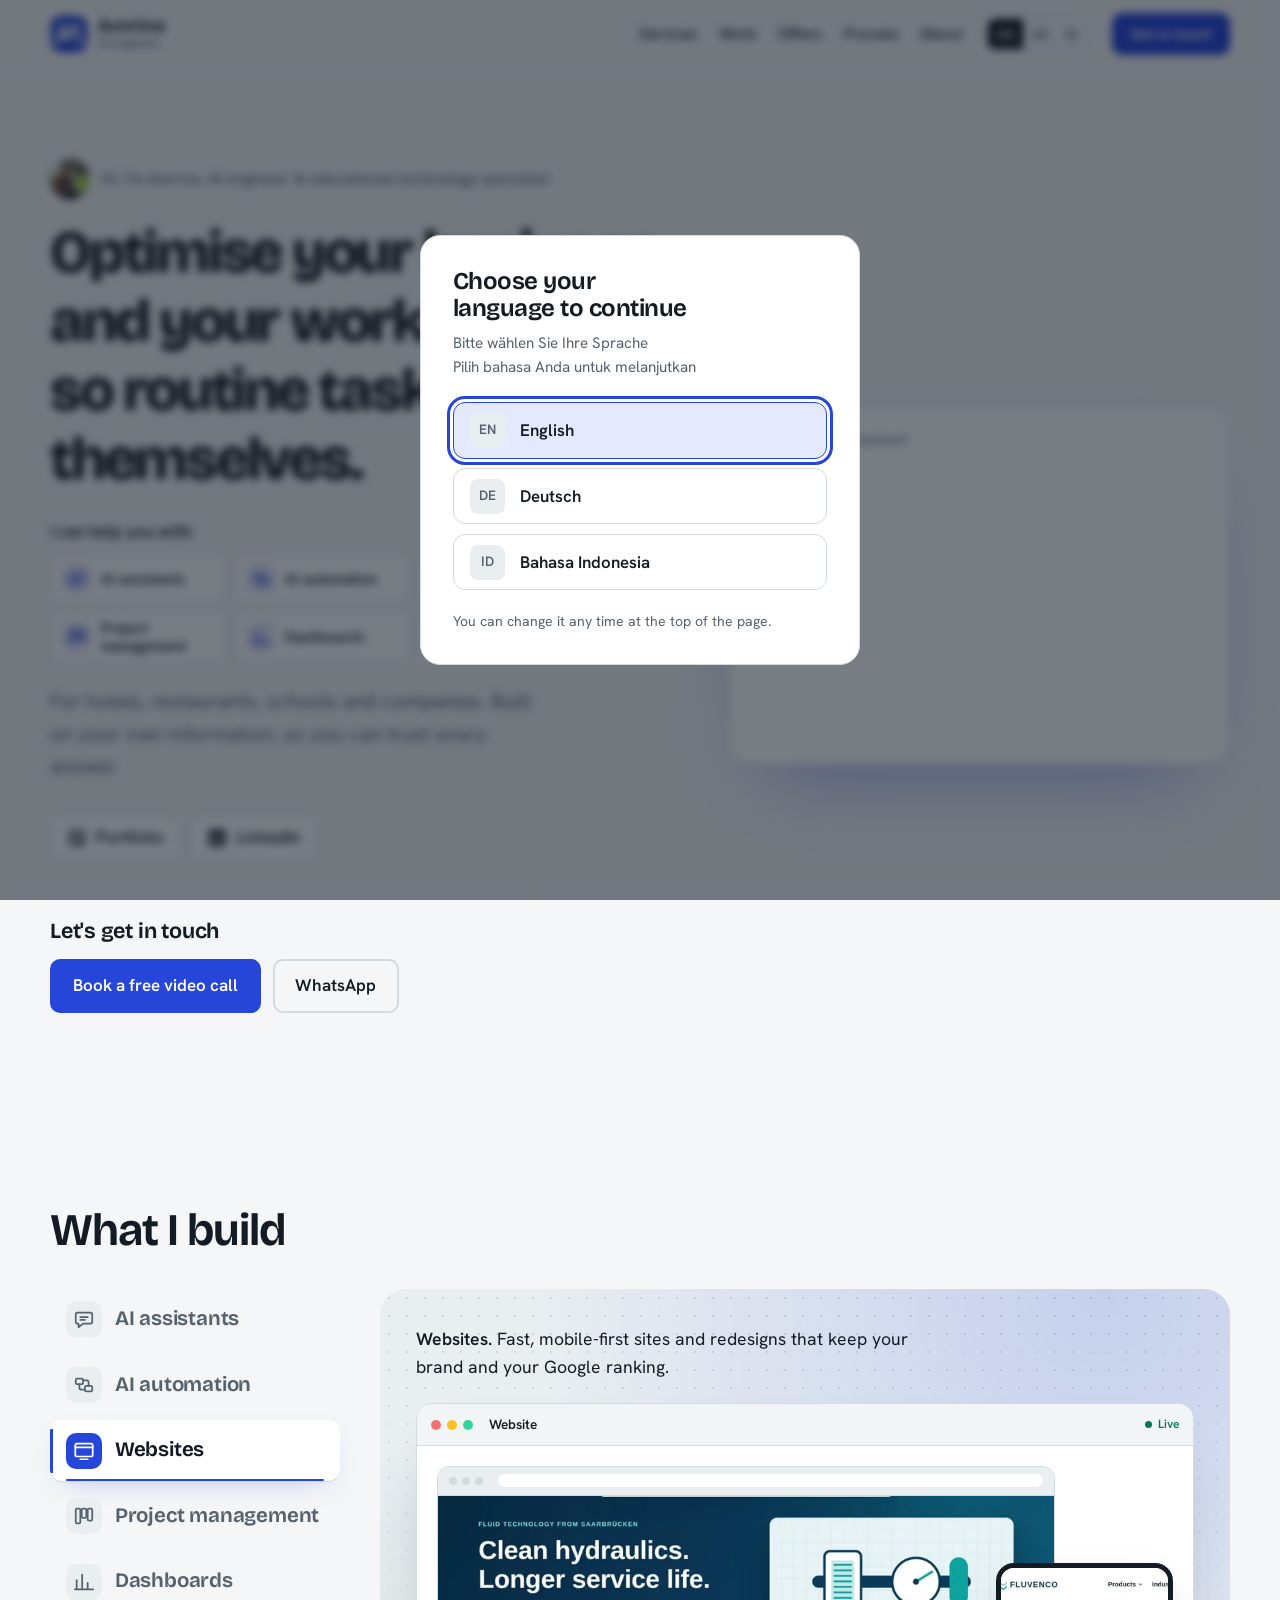
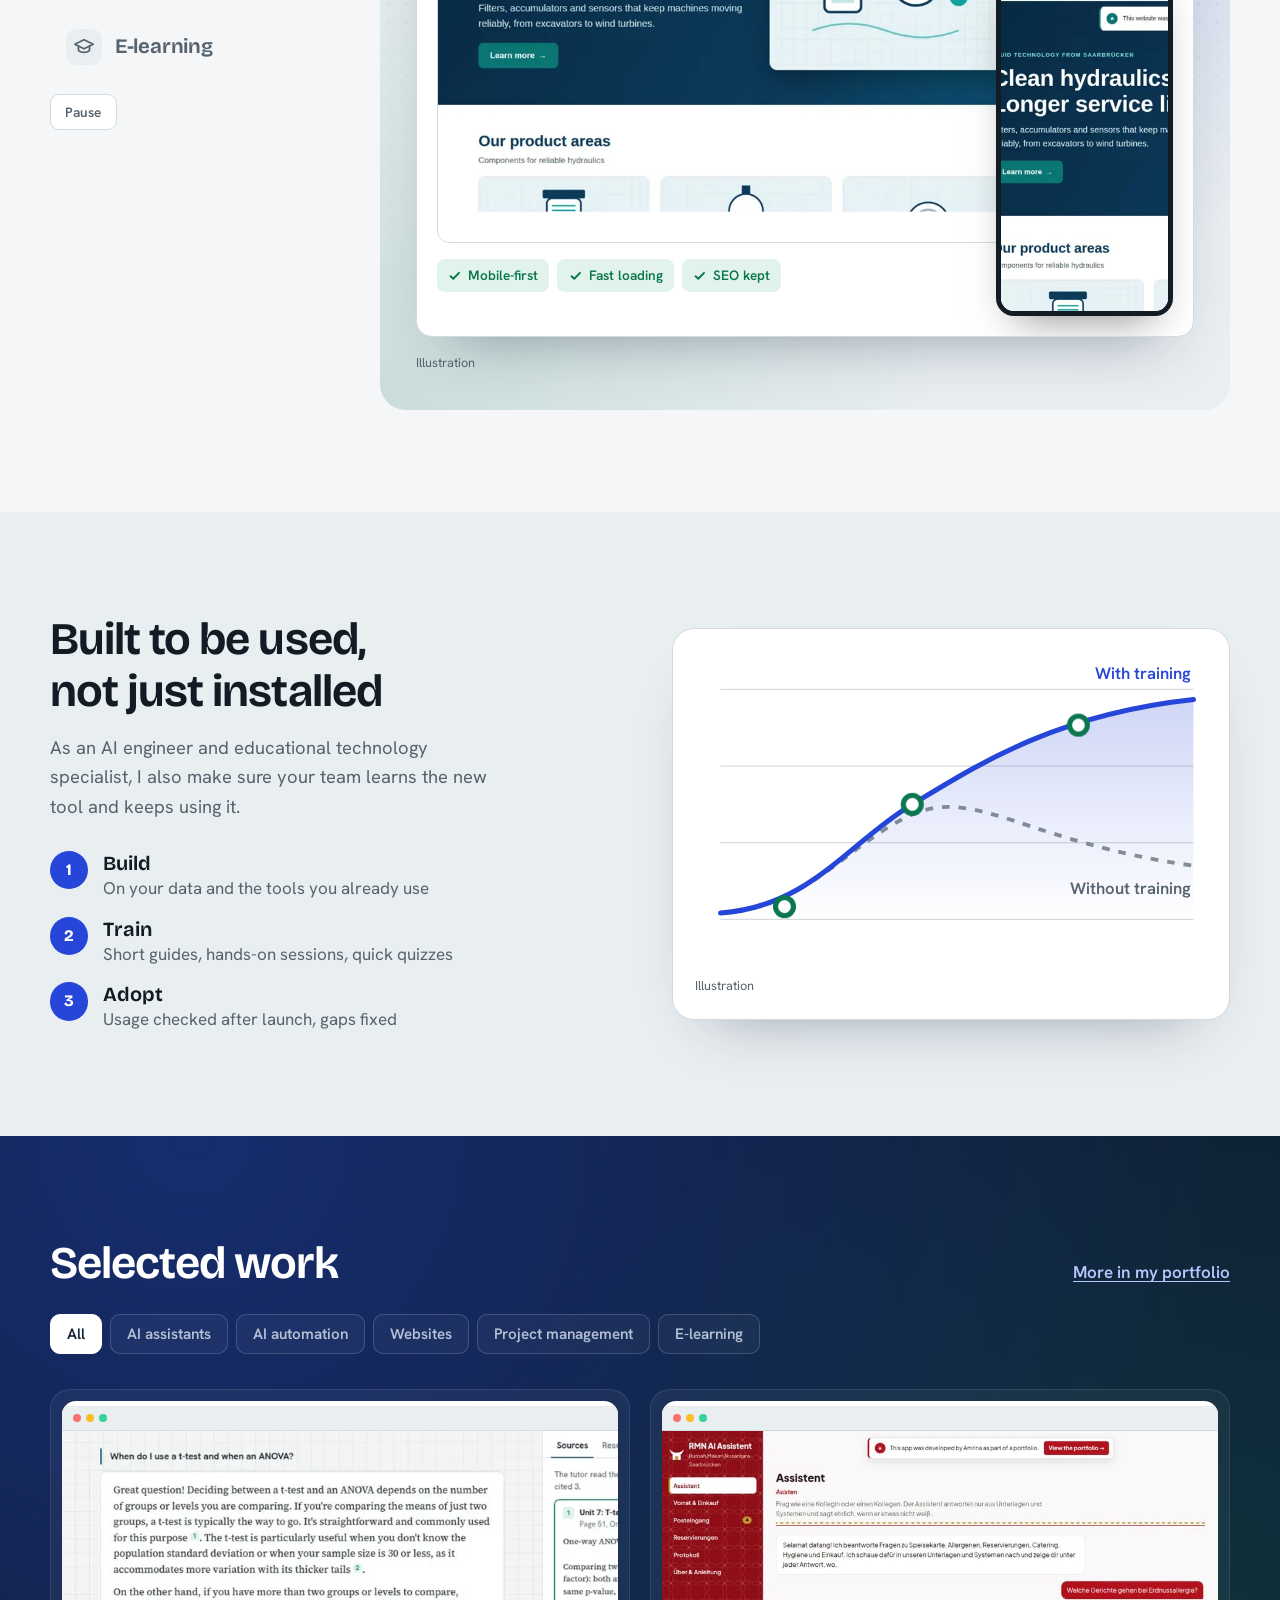
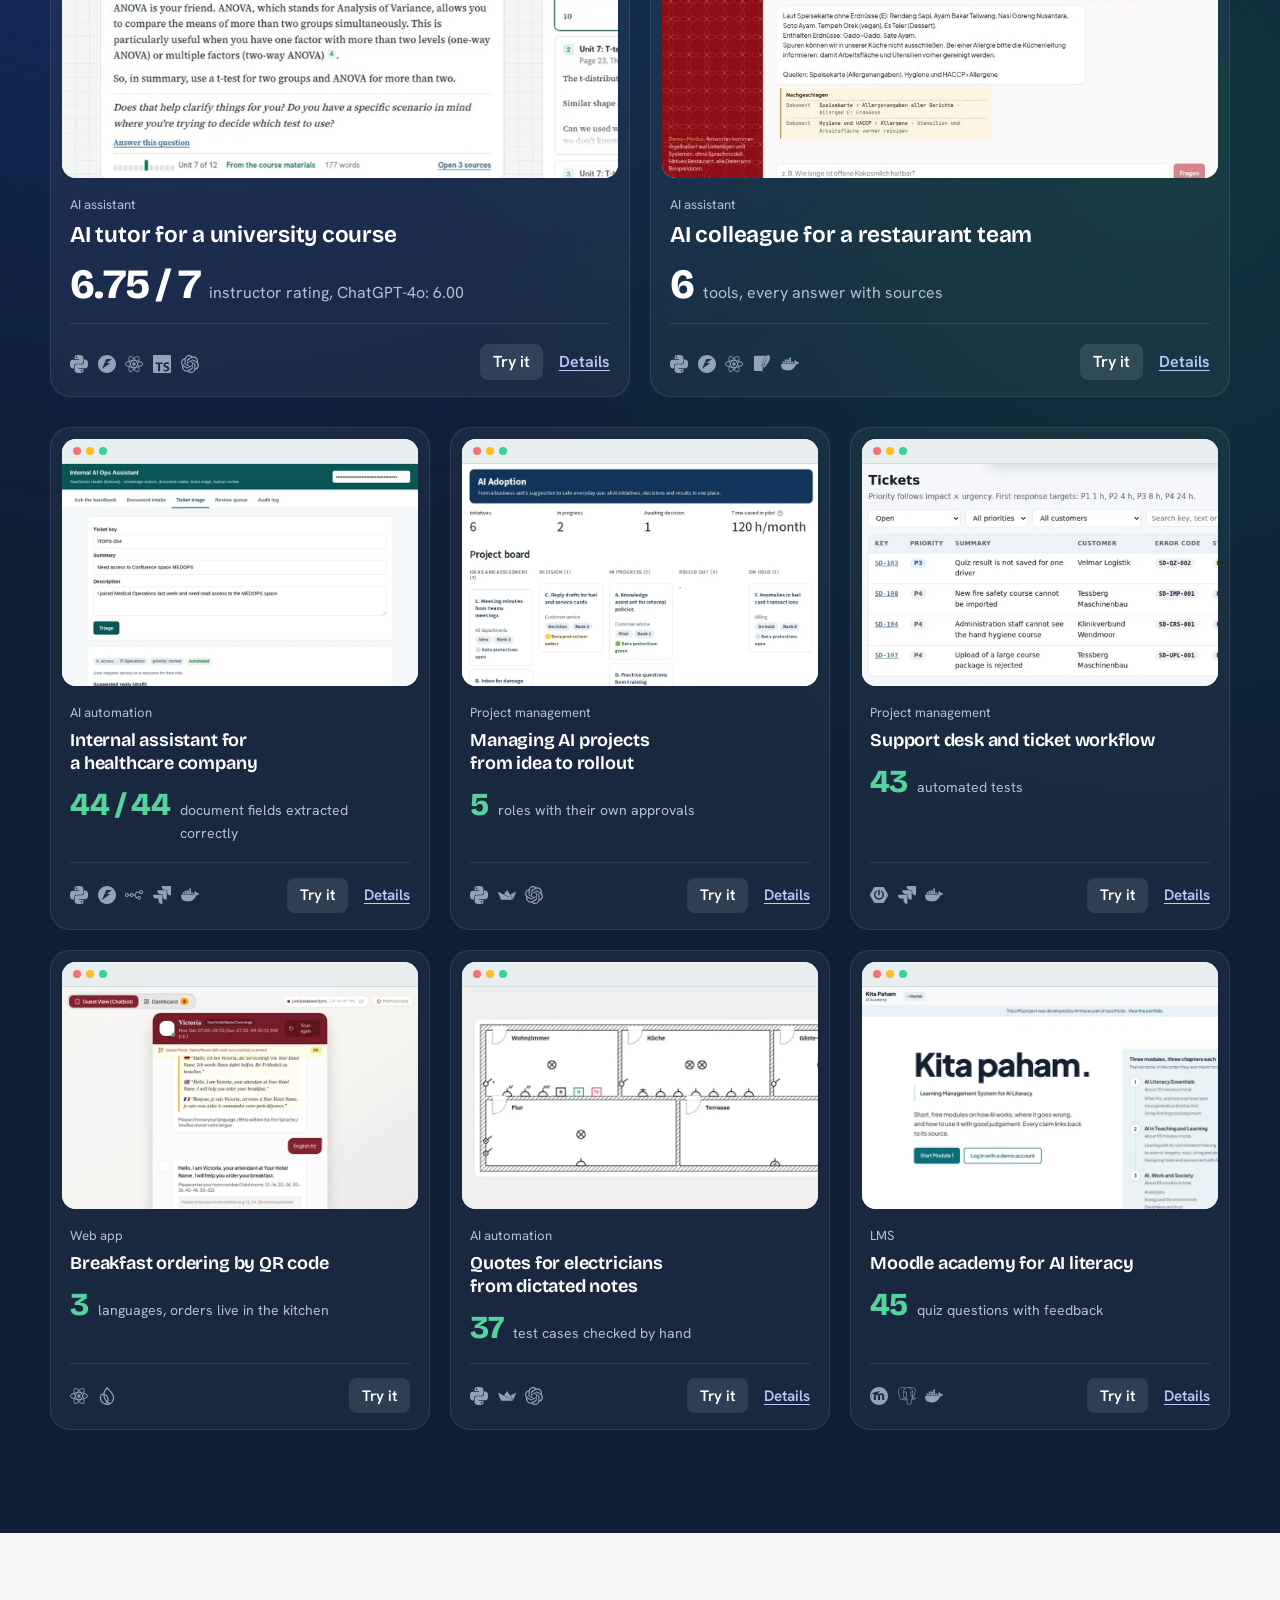
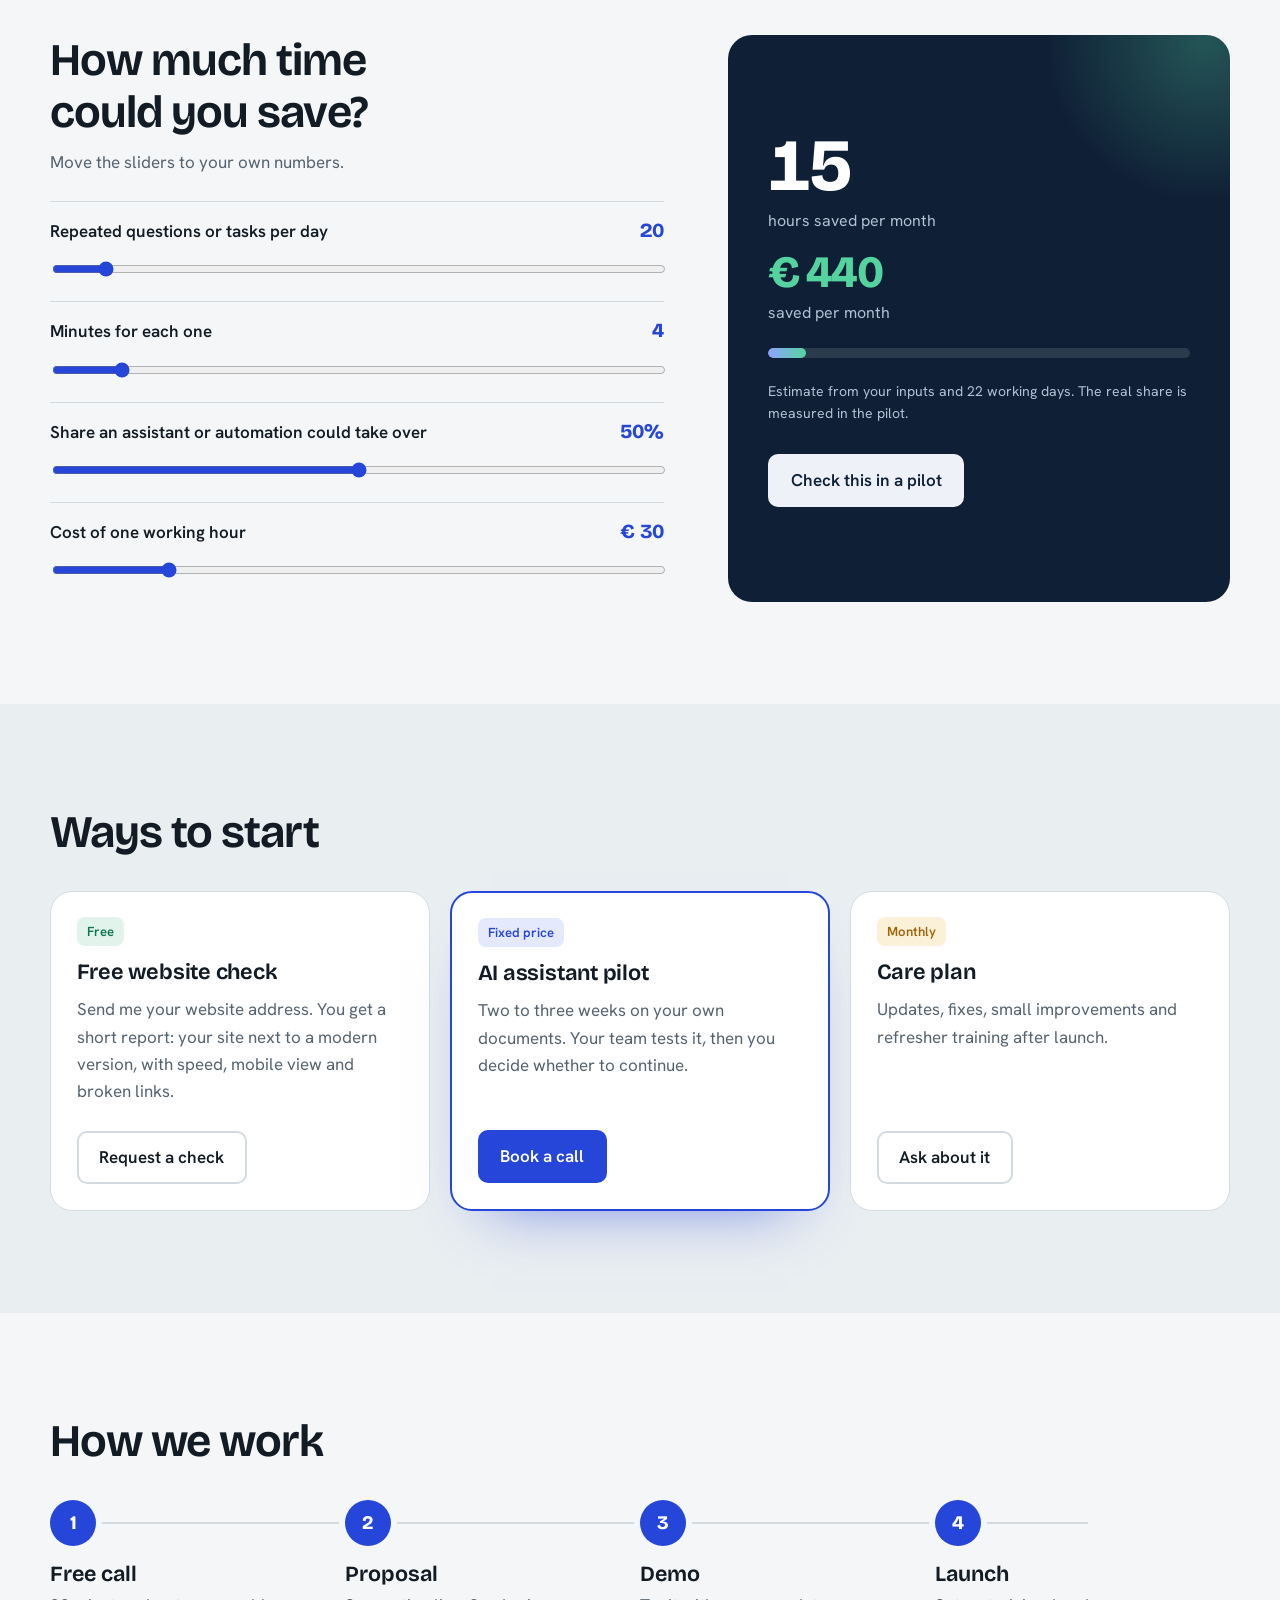
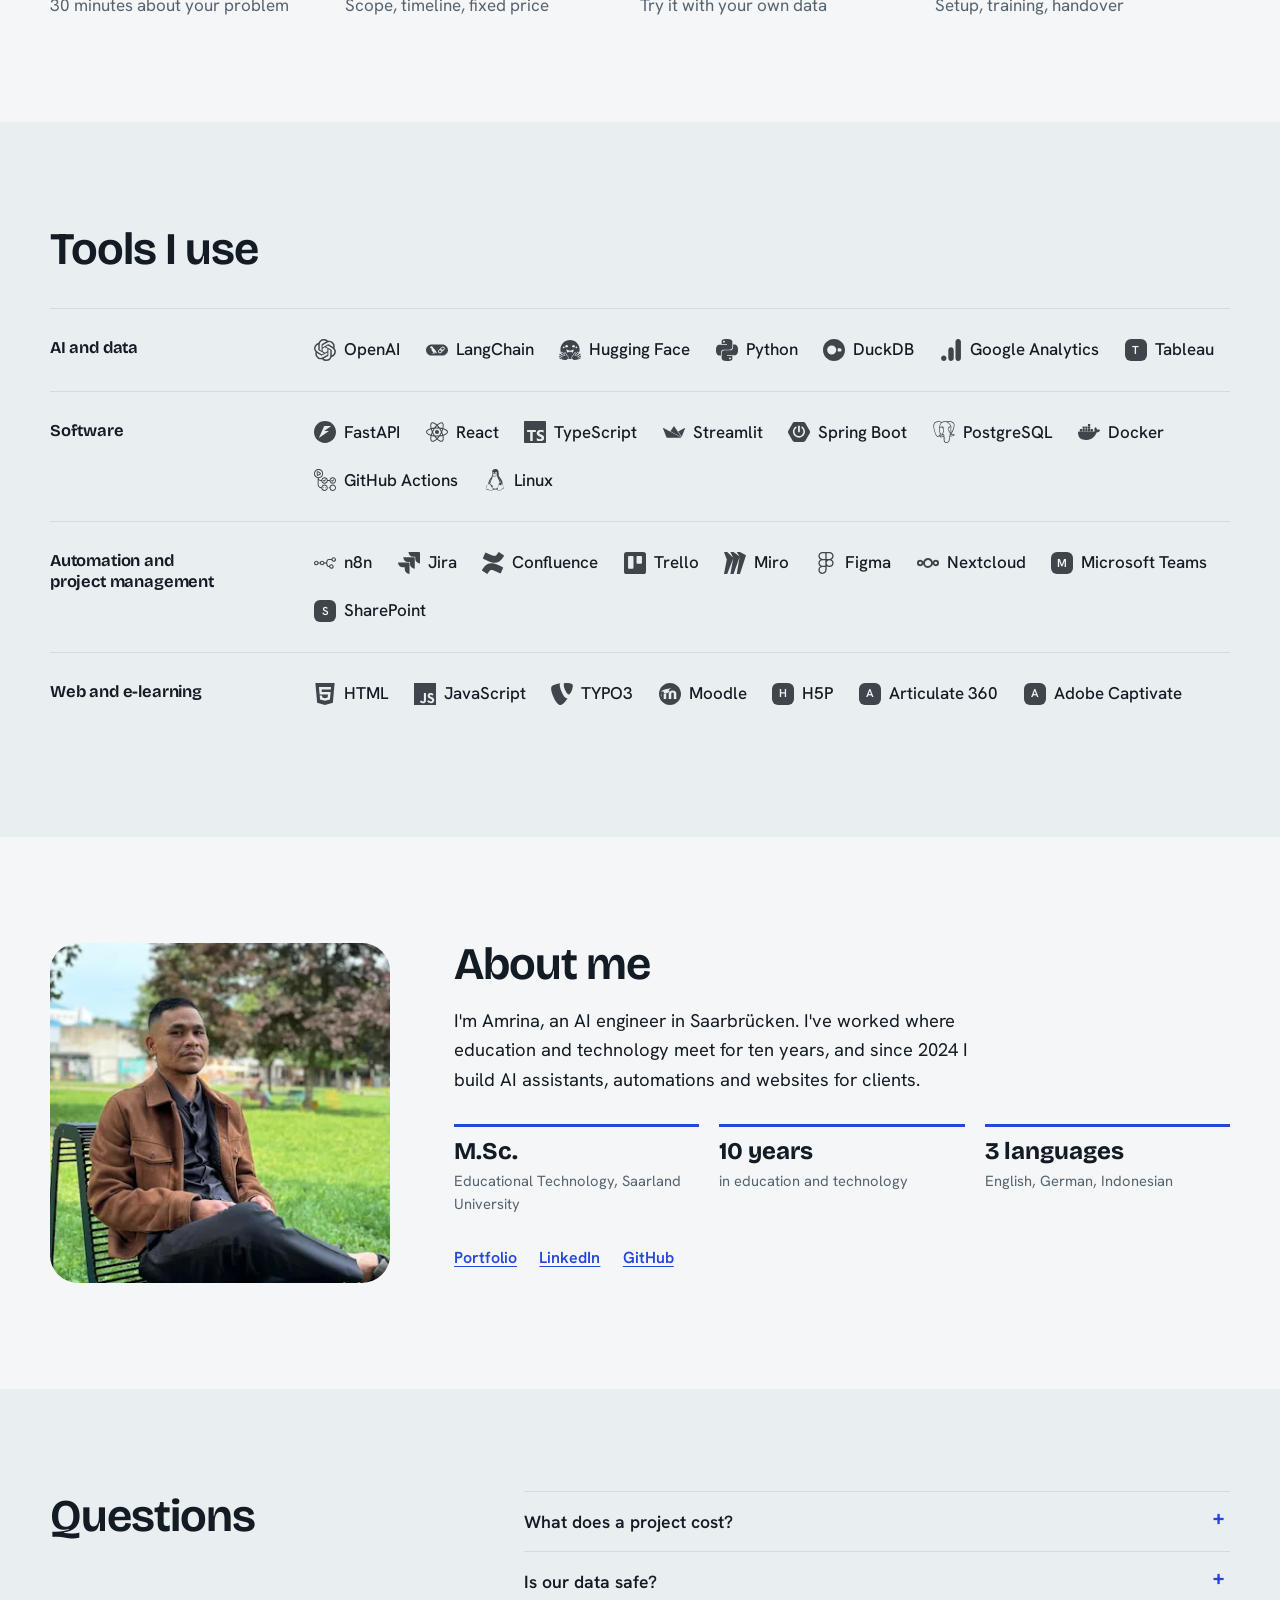
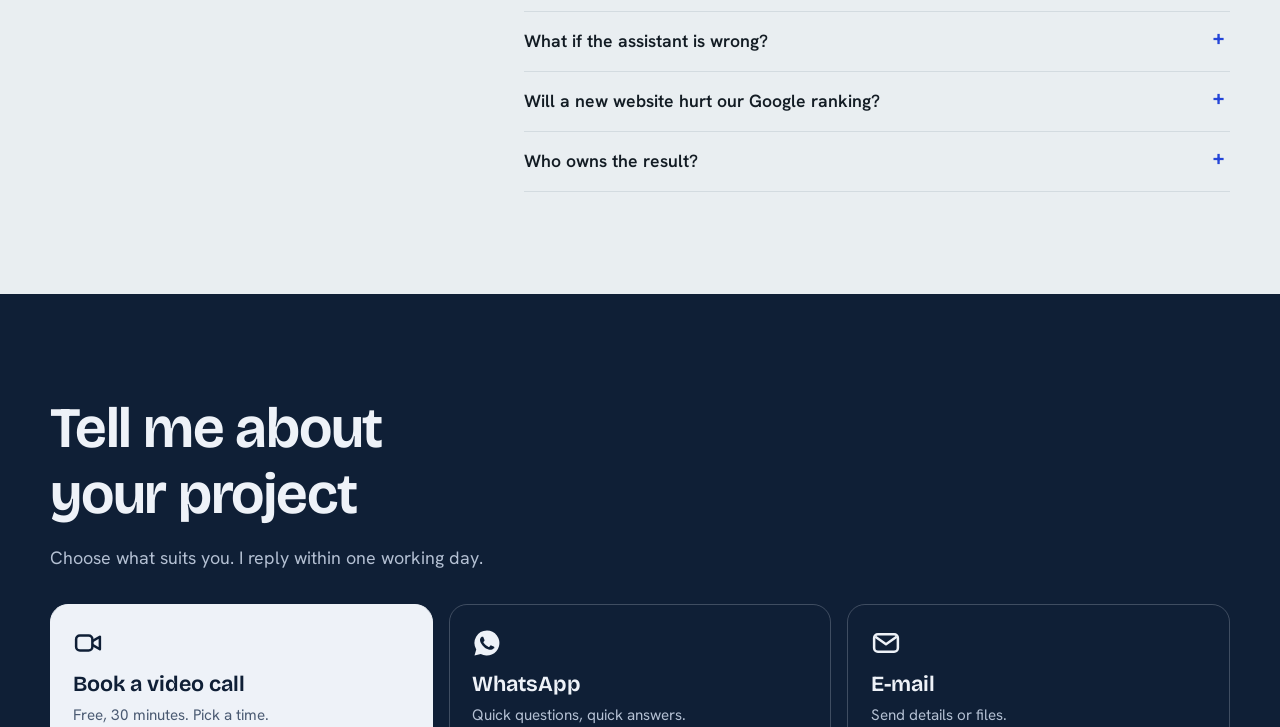
<file: index.html>
<!doctype html>
<html lang="en">
<head>
<meta charset="utf-8">
<meta name="viewport" content="width=device-width, initial-scale=1">
<title>Amrina, AI engineer: assistants, automation and websites</title>
<meta name="description" content="Hi, I’m Amrina, an AI engineer and educational technology specialist with 10 years of experience. I help businesses, schools and organisations save time with AI assistants, automation and websites.">
<link rel="canonical" href="https://sayamrina.github.io/amrinawork/">
<link rel="alternate" hreflang="en" href="https://sayamrina.github.io/amrinawork/">
<link rel="alternate" hreflang="de" href="https://sayamrina.github.io/amrinawork/de/">
<link rel="alternate" hreflang="id" href="https://sayamrina.github.io/amrinawork/id/">
<link rel="alternate" hreflang="x-default" href="https://sayamrina.github.io/amrinawork/">
<meta property="og:title" content="Amrina, AI engineer: assistants, automation and websites">
<meta property="og:description" content="Hi, I’m Amrina, an AI engineer and educational technology specialist with 10 years of experience. I help businesses, schools and organisations save time with AI assistants, automation and websites.">
<meta property="og:type" content="website">
<meta property="og:url" content="https://sayamrina.github.io/amrinawork/">
<meta property="og:image" content="https://sayamrina.github.io/amrinawork/img/amrina.webp">
<meta name="theme-color" content="#f4f6f7" media="(prefers-color-scheme: light)">
<meta name="theme-color" content="#0f1519" media="(prefers-color-scheme: dark)">
<link rel="icon" href="favicon.svg" type="image/svg+xml">
<script type="application/ld+json">{"@context": "https://schema.org", "@type": "ProfessionalService", "name": "Amrina, AI engineer", "url": "https://sayamrina.github.io/amrinawork/", "image": "https://sayamrina.github.io/amrinawork/img/amrina.webp", "description": "Hi, I’m Amrina, an AI engineer and educational technology specialist with 10 years of experience. I help businesses, schools and organisations save time with AI assistants, automation and websites.", "email": "its.amrinaali@gmail.com", "telephone": "+4915129529331", "inLanguage": "en", "address": {"@type": "PostalAddress", "addressLocality": "Saarbrücken", "addressCountry": "DE"}, "areaServed": ["DE", "ID", "Worldwide"], "founder": {"@type": "Person", "name": "Amrina", "jobTitle": "AI engineer and educational technology specialist", "alumniOf": "Saarland University", "sameAs": ["https://sayamrina.github.io/", "https://www.linkedin.com/in/amrina-ali-487025119/", "https://github.com/sayamrina"]}, "knowsLanguage": ["en", "de", "id"]}</script>
<link rel="stylesheet" href="fonts.css?v=7325ad32">
<link rel="stylesheet" href="style.css?v=7325ad32">
</head>
<body data-lang="en">
<div class="scroll-sentinel" aria-hidden="true"></div>
<a class="skip" href="#main">Skip to content</a>

<header class="top">
  <div class="wrap top-in">
    <a class="brand" href="#main"><svg class="mark" aria-hidden="true" width="38" height="38" xmlns="http://www.w3.org/2000/svg" viewBox="0 0 48 48"><rect x="1" y="1" width="46" height="46" rx="13" fill="#2546d8"/><path d="M8.5 36.5L16.5 11.5 24 31 31.5 11.5 39.5 36.5" fill="none" stroke="#fff" stroke-width="4.2" stroke-linecap="round" stroke-linejoin="round"/><path d="M12.6 28h7.4" stroke="#fff" stroke-width="4.2" stroke-linecap="round"/></svg><span>Amrina<small>AI engineer</small></span></a>
    <button class="menu-btn" aria-expanded="false" aria-controls="nav">Menu</button>
    <nav id="nav" class="nav" aria-label="Main">
      <a href="#services">Services</a>
      <a href="#work">Work</a>
      <a href="#offers">Offers</a>
      <a href="#process">Process</a>
      <a href="#about">About</a>
    </nav>
    <div class="switch" role="group" aria-label="Language"><a href="./" data-lang="en" hreflang="en" lang="en" aria-current="true" title="English">EN</a><a href="de/" data-lang="de" hreflang="de" lang="de" title="Deutsch">DE</a><a href="id/" data-lang="id" hreflang="id" lang="id" title="Bahasa Indonesia">ID</a></div>
    <a class="btn btn-small" href="#contact">Get in touch</a>
  </div>
</header>

<main id="main">
<section class="hero">
  <div class="wrap hero-in">
    <div class="hero-copy">
      <p class="hi"><img src="img/amrina.webp" alt="" width="40" height="40">Hi, I'm Amrina, AI engineer & educational technology specialist</p>
      <h1>Optimise your business and your work,<br>so routine tasks run themselves.</h1>
      <p class="help-with" id="help-with">I can help you with:</p>
      <nav class="offer-tiles" aria-labelledby="help-with"><a class="tile" href="#services" data-tab="chat"><svg class="tab-ic" width="22" height="22" viewBox="0 0 24 24" aria-hidden="true" fill="none" stroke="currentColor" stroke-width="1.9" stroke-linecap="round" stroke-linejoin="round"><path d="M5 5h14a2 2 0 0 1 2 2v8a2 2 0 0 1-2 2h-8l-5 4v-4H5a2 2 0 0 1-2-2V7a2 2 0 0 1 2-2z"/><path d="M8 10h8M8 13h5"/></svg><span>AI assistants</span></a><a class="tile" href="#services" data-tab="auto"><svg class="tab-ic" width="22" height="22" viewBox="0 0 24 24" aria-hidden="true" fill="none" stroke="currentColor" stroke-width="1.9" stroke-linecap="round" stroke-linejoin="round"><rect x="3" y="5" width="8" height="6" rx="1.5"/><rect x="13" y="13" width="8" height="6" rx="1.5"/><path d="M7 11v4a2 2 0 0 0 2 2h4M17 13V9a2 2 0 0 0-2-2h-4"/></svg><span>AI automation</span></a><a class="tile" href="#services" data-tab="web"><svg class="tab-ic" width="22" height="22" viewBox="0 0 24 24" aria-hidden="true" fill="none" stroke="currentColor" stroke-width="1.9" stroke-linecap="round" stroke-linejoin="round"><rect x="2.5" y="4" width="19" height="14" rx="2"/><path d="M2.5 8h19M8 21h8"/></svg><span>Websites</span></a><a class="tile" href="#services" data-tab="pm"><svg class="tab-ic" width="22" height="22" viewBox="0 0 24 24" aria-hidden="true" fill="none" stroke="currentColor" stroke-width="1.9" stroke-linecap="round" stroke-linejoin="round"><rect x="3" y="4" width="5" height="16" rx="1.5"/><rect x="9.5" y="4" width="5" height="10" rx="1.5"/><rect x="16" y="4" width="5" height="13" rx="1.5"/></svg><span>Project management</span></a><a class="tile" href="#services" data-tab="dash"><svg class="tab-ic" width="22" height="22" viewBox="0 0 24 24" aria-hidden="true" fill="none" stroke="currentColor" stroke-width="1.9" stroke-linecap="round" stroke-linejoin="round"><path d="M4 20V10M10 20V4M16 20v-7M22 20H2"/></svg><span>Dashboards</span></a><a class="tile" href="#services" data-tab="learn"><svg class="tab-ic" width="22" height="22" viewBox="0 0 24 24" aria-hidden="true" fill="none" stroke="currentColor" stroke-width="1.9" stroke-linecap="round" stroke-linejoin="round"><path d="M2 9l10-5 10 5-10 5-10-5z"/><path d="M6 11v5c3 2.5 9 2.5 12 0v-5"/></svg><span>E-learning</span></a></nav>
      <p class="lede">For hotels, restaurants, schools and companies. Built on your own information, so you can trust every answer.</p>
      <div class="hero-links" role="group" aria-label="See my work">
        <a class="pill-link" href="https://sayamrina.github.io/" target="_blank" rel="noopener"><svg width="20" height="20" viewBox="0 0 24 24" aria-hidden="true"><rect x="3" y="3" width="7.5" height="7.5" rx="2" fill="none" stroke="currentColor" stroke-width="2"/><rect x="13.5" y="3" width="7.5" height="7.5" rx="2" fill="none" stroke="currentColor" stroke-width="2"/><rect x="3" y="13.5" width="7.5" height="7.5" rx="2" fill="none" stroke="currentColor" stroke-width="2"/><rect x="13.5" y="13.5" width="7.5" height="7.5" rx="2" fill="currentColor"/></svg>Portfolio</a>
        <a class="pill-link" href="https://www.linkedin.com/in/amrina-ali-487025119/" target="_blank" rel="noopener"><svg width="20" height="20" viewBox="0 0 24 24" aria-hidden="true"><rect x="2" y="2" width="20" height="20" rx="4" fill="currentColor"/><path d="M7 10v7M7 7v.01M11 17v-7m0 3.2c0-1.9 1.2-3.2 2.9-3.2 1.6 0 2.6 1.1 2.6 3.1V17" fill="none" stroke="var(--paper)" stroke-width="2.2" stroke-linecap="round"/></svg>LinkedIn</a>
      </div>
      <p class="lets">Let's get in touch</p>
      <p class="actions"><a class="btn" href="https://calendar.app.google/sSNyLLXYJH6unQuL9" target="_blank" rel="noopener">Book a free video call</a> <a class="btn btn-line" href="https://wa.me/4915129529331?text=Hi%20Amrina%2C%20I%20have%20a%20question%20about%20a%20project%3A" target="_blank" rel="noopener">WhatsApp</a></p>
    </div>
    <figure class="chat" aria-label="Example: a hotel assistant">
      <figcaption>Example: a hotel assistant</figcaption>
      <div class="msg msg-guest">Do you have rooms facing the garden? Is breakfast included?</div>
      <div class="typing" aria-hidden="true"><i></i><i></i><i></i></div>
      <div class="msg msg-ai">Yes, the garden wing looks onto the inner garden and the pool. Breakfast is included in the Bed &amp; Breakfast rate<sup><a href="#src1">1</a></sup>.</div>
      <div class="source" id="src1"><span class="source-n">1</span><div><span class="source-t">Source</span><b>Room rates 2026.pdf</b>, page 2</div></div>
    </figure>
  </div>
</section>

<section id="services" class="block">
  <div class="wrap">
    <h2>What I build</h2>
    <div class="bench">
      <div class="tabs-col">
        <div class="tabs" role="tablist" aria-label="What I build">
<button type="button" role="tab" id="tab-chat" data-panel="panel-chat" aria-selected="true"><svg class="tab-ic" width="22" height="22" viewBox="0 0 24 24" aria-hidden="true" fill="none" stroke="currentColor" stroke-width="1.9" stroke-linecap="round" stroke-linejoin="round"><path d="M5 5h14a2 2 0 0 1 2 2v8a2 2 0 0 1-2 2h-8l-5 4v-4H5a2 2 0 0 1-2-2V7a2 2 0 0 1 2-2z"/><path d="M8 10h8M8 13h5"/></svg><span>AI assistants</span><i class="prog" aria-hidden="true"></i></button>
<button type="button" role="tab" id="tab-auto" data-panel="panel-auto" aria-selected="false" tabindex="-1"><svg class="tab-ic" width="22" height="22" viewBox="0 0 24 24" aria-hidden="true" fill="none" stroke="currentColor" stroke-width="1.9" stroke-linecap="round" stroke-linejoin="round"><rect x="3" y="5" width="8" height="6" rx="1.5"/><rect x="13" y="13" width="8" height="6" rx="1.5"/><path d="M7 11v4a2 2 0 0 0 2 2h4M17 13V9a2 2 0 0 0-2-2h-4"/></svg><span>AI automation</span><i class="prog" aria-hidden="true"></i></button>
<button type="button" role="tab" id="tab-web" data-panel="panel-web" aria-selected="false" tabindex="-1"><svg class="tab-ic" width="22" height="22" viewBox="0 0 24 24" aria-hidden="true" fill="none" stroke="currentColor" stroke-width="1.9" stroke-linecap="round" stroke-linejoin="round"><rect x="2.5" y="4" width="19" height="14" rx="2"/><path d="M2.5 8h19M8 21h8"/></svg><span>Websites</span><i class="prog" aria-hidden="true"></i></button>
<button type="button" role="tab" id="tab-pm" data-panel="panel-pm" aria-selected="false" tabindex="-1"><svg class="tab-ic" width="22" height="22" viewBox="0 0 24 24" aria-hidden="true" fill="none" stroke="currentColor" stroke-width="1.9" stroke-linecap="round" stroke-linejoin="round"><rect x="3" y="4" width="5" height="16" rx="1.5"/><rect x="9.5" y="4" width="5" height="10" rx="1.5"/><rect x="16" y="4" width="5" height="13" rx="1.5"/></svg><span>Project management</span><i class="prog" aria-hidden="true"></i></button>
<button type="button" role="tab" id="tab-dash" data-panel="panel-dash" aria-selected="false" tabindex="-1"><svg class="tab-ic" width="22" height="22" viewBox="0 0 24 24" aria-hidden="true" fill="none" stroke="currentColor" stroke-width="1.9" stroke-linecap="round" stroke-linejoin="round"><path d="M4 20V10M10 20V4M16 20v-7M22 20H2"/></svg><span>Dashboards</span><i class="prog" aria-hidden="true"></i></button>
<button type="button" role="tab" id="tab-learn" data-panel="panel-learn" aria-selected="false" tabindex="-1"><svg class="tab-ic" width="22" height="22" viewBox="0 0 24 24" aria-hidden="true" fill="none" stroke="currentColor" stroke-width="1.9" stroke-linecap="round" stroke-linejoin="round"><path d="M2 9l10-5 10 5-10 5-10-5z"/><path d="M6 11v5c3 2.5 9 2.5 12 0v-5"/></svg><span>E-learning</span><i class="prog" aria-hidden="true"></i></button>
        </div>
        <button type="button" class="autoplay-btn" data-pause="Pause" data-play="Play">Pause</button>
      </div>
      <div class="stage">
<div class="panel" role="tabpanel" id="panel-chat" aria-labelledby="tab-chat" tabindex="0">
  <p class="panel-line"><b>AI assistants.</b> Answers from your documents, shows the source, and hands over to your team when it is not sure.</p>
  <div class="win">
  <div class="win-bar"><i></i><i></i><i></i><span class="win-title">Guest assistant</span><span class="live">Live</span></div>
  <div class="win-body"><div class="vz-chat">
  <div class="b b-guest s1">Can I bring my dog?</div>
  <div class="dots s2" aria-hidden="true"><i></i><i></i><i></i></div>
  <div class="b b-ai s3">I can't find this in our house rules, so I've passed your question to the front desk.</div>
  <div class="handover s4"><svg width="18" height="18" viewBox="0 0 20 20" aria-hidden="true"><circle cx="10" cy="7" r="3.2" fill="currentColor"/><path d="M3.5 17c.8-3.2 3.4-5 6.5-5s5.7 1.8 6.5 5" fill="currentColor"/></svg>Handed over to: Front desk</div>
  <div class="toast s5"><svg class="ck" width="16" height="16" viewBox="0 0 16 16" aria-hidden="true"><path d="M3 8.5l3.2 3L13 4.5" fill="none" stroke="currentColor" stroke-width="2.2" stroke-linecap="round" stroke-linejoin="round"/></svg>Front desk notified</div>
</div></div>
</div>
  <p class="panel-cap">Illustration</p>
</div>
<div class="panel" role="tabpanel" id="panel-auto" aria-labelledby="tab-auto" hidden>
  <p class="panel-line"><b>AI automation.</b> E-mails, forms and PDFs become checked data and reply drafts.</p>
  <div class="win">
  <div class="win-bar"><i></i><i></i><i></i><span class="win-title">Inbox</span><span class="live">Live</span></div>
  <div class="win-body"><div class="vz-auto">
  <div class="mail"><p class="mail-from">From: guest, Booking change</p><p>Hi, could we move our stay in <mark class="hl h1">room 214</mark> to <mark class="hl h2">12 December</mark> and <mark class="hl h3">check out late</mark>?</p><span class="scan" aria-hidden="true"></span></div>
  <svg class="flow" width="54" height="24" viewBox="0 0 60 24" aria-hidden="true"><path d="M2 12h50m-8-8 8 8-8 8" fill="none" stroke="currentColor" stroke-width="2.5" stroke-linecap="round" stroke-linejoin="round"/></svg>
  <div class="fields"><ul><li class="f1"><span><i class="dot h1"></i>Room</span><b>214</b><svg class="ck" width="16" height="16" viewBox="0 0 16 16" aria-hidden="true"><path d="M3 8.5l3.2 3L13 4.5" fill="none" stroke="currentColor" stroke-width="2.2" stroke-linecap="round" stroke-linejoin="round"/></svg></li><li class="f2"><span><i class="dot h2"></i>New date</span><b>12 Dec</b><svg class="ck" width="16" height="16" viewBox="0 0 16 16" aria-hidden="true"><path d="M3 8.5l3.2 3L13 4.5" fill="none" stroke="currentColor" stroke-width="2.2" stroke-linecap="round" stroke-linejoin="round"/></svg></li><li class="f3"><span><i class="dot h3"></i>Request</span><b>Late check-out</b><svg class="ck" width="16" height="16" viewBox="0 0 16 16" aria-hidden="true"><path d="M3 8.5l3.2 3L13 4.5" fill="none" stroke="currentColor" stroke-width="2.2" stroke-linecap="round" stroke-linejoin="round"/></svg></li></ul><p class="done"><svg class="ck" width="16" height="16" viewBox="0 0 16 16" aria-hidden="true"><path d="M3 8.5l3.2 3L13 4.5" fill="none" stroke="currentColor" stroke-width="2.2" stroke-linecap="round" stroke-linejoin="round"/></svg>Reply draft ready</p></div>
</div></div>
</div>
  <p class="panel-cap">Illustration</p>
</div>
<div class="panel" role="tabpanel" id="panel-web" aria-labelledby="tab-web" hidden>
  <p class="panel-line"><b>Websites.</b> Fast, mobile-first sites and redesigns that keep your brand and your Google ranking.</p>
  <div class="win">
  <div class="win-bar"><i></i><i></i><i></i><span class="win-title">Website</span><span class="live">Live</span></div>
  <div class="win-body"><div class="vz-web">
  <div class="browser"><div class="bar"><i></i><i></i><i></i><span></span></div><div class="viewport"><img src="img/web.webp" alt="" width="900" height="563" loading="lazy"></div></div>
  <div class="phone"><img src="img/web.webp" alt="" width="900" height="563" loading="lazy"></div>
  <ul class="checks"><li class="c1"><svg class="ck" width="16" height="16" viewBox="0 0 16 16" aria-hidden="true"><path d="M3 8.5l3.2 3L13 4.5" fill="none" stroke="currentColor" stroke-width="2.2" stroke-linecap="round" stroke-linejoin="round"/></svg>Mobile-first</li><li class="c2"><svg class="ck" width="16" height="16" viewBox="0 0 16 16" aria-hidden="true"><path d="M3 8.5l3.2 3L13 4.5" fill="none" stroke="currentColor" stroke-width="2.2" stroke-linecap="round" stroke-linejoin="round"/></svg>Fast loading</li><li class="c3"><svg class="ck" width="16" height="16" viewBox="0 0 16 16" aria-hidden="true"><path d="M3 8.5l3.2 3L13 4.5" fill="none" stroke="currentColor" stroke-width="2.2" stroke-linecap="round" stroke-linejoin="round"/></svg>SEO kept</li></ul>
</div></div>
</div>
  <p class="panel-cap">Illustration</p>
</div>
<div class="panel" role="tabpanel" id="panel-pm" aria-labelledby="tab-pm" hidden>
  <p class="panel-line"><b>Project management.</b> Tickets, approvals and task boards with roles, connected to Jira, Trello or Teams.</p>
  <div class="win">
  <div class="win-bar"><i></i><i></i><i></i><span class="win-title">Team board</span><span class="live">Live</span></div>
  <div class="win-body"><div class="vz-pm">
  <div class="col"><h4>To do</h4>
    <div class="card new"><em class="p p1">P1</em><span>Reply to guest complaint</span><small class="assign">Assigned: Front desk</small></div>
    <div class="card"><em class="p p2">P2</em><span>Update price list</span></div>
  </div>
  <div class="col"><h4>In progress</h4><div class="card"><em class="p p3">P3</em><span>Prepare year-end offer</span><div class="mini-track"><i></i></div></div></div>
  <div class="col"><h4>Done</h4><div class="card done"><svg class="ck" width="16" height="16" viewBox="0 0 16 16" aria-hidden="true"><path d="M3 8.5l3.2 3L13 4.5" fill="none" stroke="currentColor" stroke-width="2.2" stroke-linecap="round" stroke-linejoin="round"/></svg><span>New menu online</span></div></div>
  <p class="pm-note">New ticket from an e-mail, sorted and assigned automatically</p>
</div></div>
</div>
  <p class="panel-cap">Illustration</p>
</div>
<div class="panel" role="tabpanel" id="panel-dash" aria-labelledby="tab-dash" hidden>
  <p class="panel-line"><b>Dashboards.</b> Your numbers in one clear view, updated automatically.</p>
  <div class="win">
  <div class="win-bar"><i></i><i></i><i></i><span class="win-title">Overview</span><span class="live">Live</span></div>
  <div class="win-body"><div class="vz-dash">
  <div class="kpis"><div><b class="count" data-to="+18%">+18%</b><span>Direct bookings</span></div><div><b class="count" data-to="4">4</b><span>Open requests</span></div></div>
  <p class="dash-t">Bookings per month</p>
  <svg class="bars" width="300" height="140" viewBox="0 0 300 100" preserveAspectRatio="none" aria-hidden="true"><rect class="r" style="--i:0" x="4" y="62" width="17" height="38" rx="3"/><rect class="r" style="--i:1" x="29" y="56" width="17" height="44" rx="3"/><rect class="r" style="--i:2" x="54" y="59" width="17" height="41" rx="3"/><rect class="r" style="--i:3" x="79" y="48" width="17" height="52" rx="3"/><rect class="r" style="--i:4" x="104" y="42" width="17" height="58" rx="3"/><rect class="r" style="--i:5" x="129" y="45" width="17" height="55" rx="3"/><rect class="r" style="--i:6" x="154" y="34" width="17" height="66" rx="3"/><rect class="r" style="--i:7" x="179" y="28" width="17" height="72" rx="3"/><rect class="r" style="--i:8" x="204" y="31" width="17" height="69" rx="3"/><rect class="r" style="--i:9" x="229" y="20" width="17" height="80" rx="3"/><rect class="r" style="--i:10" x="254" y="14" width="17" height="86" rx="3"/><rect class="r" style="--i:11" x="279" y="6" width="17" height="94" rx="3"/><polyline class="trend" points="12.5,54 37.5,48 62.5,51 87.5,40 112.5,34 137.5,37 162.5,26 187.5,20 212.5,23 237.5,12 262.5,6 287.5,-2" fill="none" vector-effect="non-scaling-stroke"/></svg>
</div></div>
</div>
  <p class="panel-cap">Example data</p>
</div>
<div class="panel" role="tabpanel" id="panel-learn" aria-labelledby="tab-learn" hidden>
  <p class="panel-line"><b>E-learning.</b> Moodle platforms, interactive courses and AI tutors.</p>
  <div class="win">
  <div class="win-bar"><i></i><i></i><i></i><span class="win-title">Course</span><span class="live">Live</span></div>
  <div class="win-body"><div class="vz-learn">
  <ul class="mods"><li style="--w:100%"><span>Module 1</span><div class="track"><i></i></div><svg class="ck" width="16" height="16" viewBox="0 0 16 16" aria-hidden="true"><path d="M3 8.5l3.2 3L13 4.5" fill="none" stroke="currentColor" stroke-width="2.2" stroke-linecap="round" stroke-linejoin="round"/></svg></li><li style="--w:60%"><span>Module 2</span><div class="track"><i></i></div><em>60%</em></li><li style="--w:0%"><span>Module 3</span><div class="track"><i></i></div><em class="unlock">Unlocked</em></li></ul>
  <div class="award"><svg width="64" height="64" viewBox="0 0 48 48" aria-hidden="true"><circle cx="24" cy="20" r="15" fill="currentColor"/><path d="M15 32l-4 12 7-3 4 6 2-14m9-1 4 12-7-3-4 6-2-14" fill="currentColor" opacity=".55"/><path d="M24 11l2.8 5.7 6.2.9-4.5 4.4 1 6.2L24 25.3l-5.5 2.9 1-6.2-4.5-4.4 6.2-.9z" fill="#fff"/></svg><div><b>Badge earned</b><span>Certificate PDF</span></div></div>
</div></div>
</div>
  <p class="panel-cap">Illustration</p>
</div>
      </div>
    </div>
  </div>
</section>

<section id="adopt" class="block block-tint">
  <div class="wrap adopt">
    <div>
      <h2>Built to be used, not just installed</h2>
      <p class="adopt-p">As an AI engineer and educational technology specialist, I also make sure your team learns the new tool and keeps using it.</p>
      <ol class="adopt-steps"><li><b>Build</b><span>On your data and the tools you already use</span></li><li><b>Train</b><span>Short guides, hands-on sessions, quick quizzes</span></li><li><b>Adopt</b><span>Usage checked after launch, gaps fixed</span></li></ol>
    </div>
    <figure class="curve-card"><svg class="curve" viewBox="0 0 400 240" width="400" height="240" role="img" aria-label="With training / Without training">
  <defs><linearGradient id="cg-en" x1="0" x2="0" y1="0" y2="1"><stop offset="0" stop-color="currentColor" stop-opacity=".22"/><stop offset="1" stop-color="currentColor" stop-opacity="0"/></linearGradient></defs>
  <path class="grid" d="M20 210H390M20 150H390M20 90H390M20 30H390"/>
  <path class="with-fill" d="M20 205 C 90 200, 120 150, 170 120 S 280 50, 390 38 V210 H20Z" fill="url(#cg-en)"/>
  <path class="without" d="M20 205 C 90 200, 120 150, 170 128 S 260 150, 390 168"/>
  <path class="with" d="M20 205 C 90 200, 120 150, 170 120 S 280 50, 390 38"/>
  <g class="marks"><circle cx="70" cy="200" r="7"/><circle cx="170" cy="120" r="7"/><circle cx="300" cy="58" r="7"/></g>
  <text x="388" y="190" text-anchor="end" class="lbl-without">Without training</text><text x="388" y="22" text-anchor="end" class="lbl-with">With training</text>
</svg><figcaption>Illustration</figcaption></figure>
  </div>
</section>

<section id="work" class="block block-dark">
  <div class="wrap">
    <div class="head-row"><h2>Selected work</h2><a href="https://sayamrina.github.io/" target="_blank" rel="noopener">More in my portfolio</a></div>
    <div class="filters" role="group" aria-label="Selected work"><button type="button" aria-pressed="true" data-cat="all">All</button><button type="button" aria-pressed="false" data-cat="chat">AI assistants</button><button type="button" aria-pressed="false" data-cat="auto">AI automation</button><button type="button" aria-pressed="false" data-cat="web">Websites</button><button type="button" aria-pressed="false" data-cat="pm">Project management</button><button type="button" aria-pressed="false" data-cat="learn">E-learning</button></div>
    <div class="cases">
<article class="case big" data-cats="chat learn">
  <a class="shot" href="https://sayamrina.github.io/erm-tutorai-2/open.html" target="_blank" rel="noopener" tabindex="-1" aria-hidden="true">
    <span class="shot-bar"><i></i><i></i><i></i></span>
    <img src="img/erm.webp" alt="" loading="lazy">
    <span class="shot-cta">Try it</span>
  </a>
  <div class="case-body">
    <p class="kind">AI assistant</p>
    <h3>AI tutor for a university course</h3>
    <p class="metric"><b>6.75 / 7</b><span>instructor rating, ChatGPT-4o: 6.00</span></p>
    <div class="case-foot"><span class="stack"><span title="Python"><svg aria-hidden="true" fill="currentColor" width="18" height="18" viewBox="0 0 24 24" xmlns="http://www.w3.org/2000/svg"><path d="M14.25.18l.9.2.73.26.59.3.45.32.34.34.25.34.16.33.1.3.04.26.02.2-.01.13V8.5l-.05.63-.13.55-.21.46-.26.38-.3.31-.33.25-.35.19-.35.14-.33.1-.3.07-.26.04-.21.02H8.77l-.69.05-.59.14-.5.22-.41.27-.33.32-.27.35-.2.36-.15.37-.1.35-.07.32-.04.27-.02.21v3.06H3.17l-.21-.03-.28-.07-.32-.12-.35-.18-.36-.26-.36-.36-.35-.46-.32-.59-.28-.73-.21-.88-.14-1.05-.05-1.23.06-1.22.16-1.04.24-.87.32-.71.36-.57.4-.44.42-.33.42-.24.4-.16.36-.1.32-.05.24-.01h.16l.06.01h8.16v-.83H6.18l-.01-2.75-.02-.37.05-.34.11-.31.17-.28.25-.26.31-.23.38-.2.44-.18.51-.15.58-.12.64-.1.71-.06.77-.04.84-.02 1.27.05zm-6.3 1.98l-.23.33-.08.41.08.41.23.34.33.22.41.09.41-.09.33-.22.23-.34.08-.41-.08-.41-.23-.33-.33-.22-.41-.09-.41.09zm13.09 3.95l.28.06.32.12.35.18.36.27.36.35.35.47.32.59.28.73.21.88.14 1.04.05 1.23-.06 1.23-.16 1.04-.24.86-.32.71-.36.57-.4.45-.42.33-.42.24-.4.16-.36.09-.32.05-.24.02-.16-.01h-8.22v.82h5.84l.01 2.76.02.36-.05.34-.11.31-.17.29-.25.25-.31.24-.38.2-.44.17-.51.15-.58.13-.64.09-.71.07-.77.04-.84.01-1.27-.04-1.07-.14-.9-.2-.73-.25-.59-.3-.45-.33-.34-.34-.25-.34-.16-.33-.1-.3-.04-.25-.02-.2.01-.13v-5.34l.05-.64.13-.54.21-.46.26-.38.3-.32.33-.24.35-.2.35-.14.33-.1.3-.06.26-.04.21-.02.13-.01h5.84l.69-.05.59-.14.5-.21.41-.28.33-.32.27-.35.2-.36.15-.36.1-.35.07-.32.04-.28.02-.21V6.07h2.09l.14.01zm-6.47 14.25l-.23.33-.08.41.08.41.23.33.33.23.41.08.41-.08.33-.23.23-.33.08-.41-.08-.41-.23-.33-.33-.23-.41-.08-.41.08z"/></svg><span class="sr">Python</span></span><span title="FastAPI"><svg aria-hidden="true" fill="currentColor" width="18" height="18" viewBox="0 0 24 24" xmlns="http://www.w3.org/2000/svg"><path d="M12 .0387C5.3729.0384.0003 5.3931 0 11.9988c-.001 6.6066 5.372 11.9628 12 11.9625 6.628.0003 12.001-5.3559 12-11.9625-.0003-6.6057-5.3729-11.9604-12-11.96m-.829 5.4153h7.55l-7.5805 5.3284h5.1828L5.279 18.5436q2.9466-6.5444 5.892-13.0896"/></svg><span class="sr">FastAPI</span></span><span title="React"><svg aria-hidden="true" fill="currentColor" width="18" height="18" viewBox="0 0 24 24" xmlns="http://www.w3.org/2000/svg"><path d="M14.23 12.004a2.236 2.236 0 0 1-2.235 2.236 2.236 2.236 0 0 1-2.236-2.236 2.236 2.236 0 0 1 2.235-2.236 2.236 2.236 0 0 1 2.236 2.236zm2.648-10.69c-1.346 0-3.107.96-4.888 2.622-1.78-1.653-3.542-2.602-4.887-2.602-.41 0-.783.093-1.106.278-1.375.793-1.683 3.264-.973 6.365C1.98 8.917 0 10.42 0 12.004c0 1.59 1.99 3.097 5.043 4.03-.704 3.113-.39 5.588.988 6.38.32.187.69.275 1.102.275 1.345 0 3.107-.96 4.888-2.624 1.78 1.654 3.542 2.603 4.887 2.603.41 0 .783-.09 1.106-.275 1.374-.792 1.683-3.263.973-6.365C22.02 15.096 24 13.59 24 12.004c0-1.59-1.99-3.097-5.043-4.032.704-3.11.39-5.587-.988-6.38-.318-.184-.688-.277-1.092-.278zm-.005 1.09v.006c.225 0 .406.044.558.127.666.382.955 1.835.73 3.704-.054.46-.142.945-.25 1.44-.96-.236-2.006-.417-3.107-.534-.66-.905-1.345-1.727-2.035-2.447 1.592-1.48 3.087-2.292 4.105-2.295zm-9.77.02c1.012 0 2.514.808 4.11 2.28-.686.72-1.37 1.537-2.02 2.442-1.107.117-2.154.298-3.113.538-.112-.49-.195-.964-.254-1.42-.23-1.868.054-3.32.714-3.707.19-.09.4-.127.563-.132zm4.882 3.05c.455.468.91.992 1.36 1.564-.44-.02-.89-.034-1.345-.034-.46 0-.915.01-1.36.034.44-.572.895-1.096 1.345-1.565zM12 8.1c.74 0 1.477.034 2.202.093.406.582.802 1.203 1.183 1.86.372.64.71 1.29 1.018 1.946-.308.655-.646 1.31-1.013 1.95-.38.66-.773 1.288-1.18 1.87-.728.063-1.466.098-2.21.098-.74 0-1.477-.035-2.202-.093-.406-.582-.802-1.204-1.183-1.86-.372-.64-.71-1.29-1.018-1.946.303-.657.646-1.313 1.013-1.954.38-.66.773-1.286 1.18-1.868.728-.064 1.466-.098 2.21-.098zm-3.635.254c-.24.377-.48.763-.704 1.16-.225.39-.435.782-.635 1.174-.265-.656-.49-1.31-.676-1.947.64-.15 1.315-.283 2.015-.386zm7.26 0c.695.103 1.365.23 2.006.387-.18.632-.405 1.282-.66 1.933-.2-.39-.41-.783-.64-1.174-.225-.392-.465-.774-.705-1.146zm3.063.675c.484.15.944.317 1.375.498 1.732.74 2.852 1.708 2.852 2.476-.005.768-1.125 1.74-2.857 2.475-.42.18-.88.342-1.355.493-.28-.958-.646-1.956-1.1-2.98.45-1.017.81-2.01 1.085-2.964zm-13.395.004c.278.96.645 1.957 1.1 2.98-.45 1.017-.812 2.01-1.086 2.964-.484-.15-.944-.318-1.37-.5-1.732-.737-2.852-1.706-2.852-2.474 0-.768 1.12-1.742 2.852-2.476.42-.18.88-.342 1.356-.494zm11.678 4.28c.265.657.49 1.312.676 1.948-.64.157-1.316.29-2.016.39.24-.375.48-.762.705-1.158.225-.39.435-.788.636-1.18zm-9.945.02c.2.392.41.783.64 1.175.23.39.465.772.705 1.143-.695-.102-1.365-.23-2.006-.386.18-.63.406-1.282.66-1.933zM17.92 16.32c.112.493.2.968.254 1.423.23 1.868-.054 3.32-.714 3.708-.147.09-.338.128-.563.128-1.012 0-2.514-.807-4.11-2.28.686-.72 1.37-1.536 2.02-2.44 1.107-.118 2.154-.3 3.113-.54zm-11.83.01c.96.234 2.006.415 3.107.532.66.905 1.345 1.727 2.035 2.446-1.595 1.483-3.092 2.295-4.11 2.295-.22-.005-.406-.05-.553-.132-.666-.38-.955-1.834-.73-3.703.054-.46.142-.944.25-1.438zm4.56.64c.44.02.89.034 1.345.034.46 0 .915-.01 1.36-.034-.44.572-.895 1.095-1.345 1.565-.455-.47-.91-.993-1.36-1.565z"/></svg><span class="sr">React</span></span><span title="TypeScript"><svg aria-hidden="true" fill="currentColor" width="18" height="18" viewBox="0 0 24 24" xmlns="http://www.w3.org/2000/svg"><path d="M1.125 0C.502 0 0 .502 0 1.125v21.75C0 23.498.502 24 1.125 24h21.75c.623 0 1.125-.502 1.125-1.125V1.125C24 .502 23.498 0 22.875 0zm17.363 9.75c.612 0 1.154.037 1.627.111a6.38 6.38 0 0 1 1.306.34v2.458a3.95 3.95 0 0 0-.643-.361 5.093 5.093 0 0 0-.717-.26 5.453 5.453 0 0 0-1.426-.2c-.3 0-.573.028-.819.086a2.1 2.1 0 0 0-.623.242c-.17.104-.3.229-.393.374a.888.888 0 0 0-.14.49c0 .196.053.373.156.529.104.156.252.304.443.444s.423.276.696.41c.273.135.582.274.926.416.47.197.892.407 1.266.628.374.222.695.473.963.753.268.279.472.598.614.957.142.359.214.776.214 1.253 0 .657-.125 1.21-.373 1.656a3.033 3.033 0 0 1-1.012 1.085 4.38 4.38 0 0 1-1.487.596c-.566.12-1.163.18-1.79.18a9.916 9.916 0 0 1-1.84-.164 5.544 5.544 0 0 1-1.512-.493v-2.63a5.033 5.033 0 0 0 3.237 1.2c.333 0 .624-.03.872-.09.249-.06.456-.144.623-.25.166-.108.29-.234.373-.38a1.023 1.023 0 0 0-.074-1.089 2.12 2.12 0 0 0-.537-.5 5.597 5.597 0 0 0-.807-.444 27.72 27.72 0 0 0-1.007-.436c-.918-.383-1.602-.852-2.053-1.405-.45-.553-.676-1.222-.676-2.005 0-.614.123-1.141.369-1.582.246-.441.58-.804 1.004-1.089a4.494 4.494 0 0 1 1.47-.629 7.536 7.536 0 0 1 1.77-.201zm-15.113.188h9.563v2.166H9.506v9.646H6.789v-9.646H3.375z"/></svg><span class="sr">TypeScript</span></span><span title="OpenAI"><svg aria-hidden="true" fill="currentColor" width="18" height="18" viewBox="0 0 24 24" xmlns="http://www.w3.org/2000/svg"><path d="M22.2819 9.8211a5.9847 5.9847 0 0 0-.5157-4.9108 6.0462 6.0462 0 0 0-6.5098-2.9A6.0651 6.0651 0 0 0 4.9807 4.1818a5.9847 5.9847 0 0 0-3.9977 2.9 6.0462 6.0462 0 0 0 .7427 7.0966 5.98 5.98 0 0 0 .511 4.9107 6.051 6.051 0 0 0 6.5146 2.9001A5.9847 5.9847 0 0 0 13.2599 24a6.0557 6.0557 0 0 0 5.7718-4.2058 5.9894 5.9894 0 0 0 3.9977-2.9001 6.0557 6.0557 0 0 0-.7475-7.0729zm-9.022 12.6081a4.4755 4.4755 0 0 1-2.8764-1.0408l.1419-.0804 4.7783-2.7582a.7948.7948 0 0 0 .3927-.6813v-6.7369l2.02 1.1686a.071.071 0 0 1 .038.052v5.5826a4.504 4.504 0 0 1-4.4945 4.4944zm-9.6607-4.1254a4.4708 4.4708 0 0 1-.5346-3.0137l.142.0852 4.783 2.7582a.7712.7712 0 0 0 .7806 0l5.8428-3.3685v2.3324a.0804.0804 0 0 1-.0332.0615L9.74 19.9502a4.4992 4.4992 0 0 1-6.1408-1.6464zM2.3408 7.8956a4.485 4.485 0 0 1 2.3655-1.9728V11.6a.7664.7664 0 0 0 .3879.6765l5.8144 3.3543-2.0201 1.1685a.0757.0757 0 0 1-.071 0l-4.8303-2.7865A4.504 4.504 0 0 1 2.3408 7.872zm16.5963 3.8558L13.1038 8.364 15.1192 7.2a.0757.0757 0 0 1 .071 0l4.8303 2.7913a4.4944 4.4944 0 0 1-.6765 8.1042v-5.6772a.79.79 0 0 0-.407-.667zm2.0107-3.0231l-.142-.0852-4.7735-2.7818a.7759.7759 0 0 0-.7854 0L9.409 9.2297V6.8974a.0662.0662 0 0 1 .0284-.0615l4.8303-2.7866a4.4992 4.4992 0 0 1 6.6802 4.66zM8.3065 12.863l-2.02-1.1638a.0804.0804 0 0 1-.038-.0567V6.0742a4.4992 4.4992 0 0 1 7.3757-3.4537l-.142.0805L8.704 5.459a.7948.7948 0 0 0-.3927.6813zm1.0976-2.3654l2.602-1.4998 2.6069 1.4998v2.9994l-2.5974 1.4997-2.6067-1.4997Z"/></svg><span class="sr">OpenAI</span></span></span><span class="case-links"><a class="try" href="https://sayamrina.github.io/erm-tutorai-2/open.html" target="_blank" rel="noopener">Try it</a><a class="details" href="https://sayamrina.github.io/erm-tutorai-2/" target="_blank" rel="noopener">Details</a></span></div>
  </div>
</article>
<article class="case big" data-cats="chat auto">
  <a class="shot" href="https://rmn-ai-assistent.onrender.com/" target="_blank" rel="noopener" tabindex="-1" aria-hidden="true">
    <span class="shot-bar"><i></i><i></i><i></i></span>
    <img src="img/rmn.webp" alt="" loading="lazy">
    <span class="shot-cta">Try it</span>
  </a>
  <div class="case-body">
    <p class="kind">AI assistant</p>
    <h3>AI colleague for a restaurant team</h3>
    <p class="metric"><b>6</b><span>tools, every answer with sources</span></p>
    <div class="case-foot"><span class="stack"><span title="Python"><svg aria-hidden="true" fill="currentColor" width="18" height="18" viewBox="0 0 24 24" xmlns="http://www.w3.org/2000/svg"><path d="M14.25.18l.9.2.73.26.59.3.45.32.34.34.25.34.16.33.1.3.04.26.02.2-.01.13V8.5l-.05.63-.13.55-.21.46-.26.38-.3.31-.33.25-.35.19-.35.14-.33.1-.3.07-.26.04-.21.02H8.77l-.69.05-.59.14-.5.22-.41.27-.33.32-.27.35-.2.36-.15.37-.1.35-.07.32-.04.27-.02.21v3.06H3.17l-.21-.03-.28-.07-.32-.12-.35-.18-.36-.26-.36-.36-.35-.46-.32-.59-.28-.73-.21-.88-.14-1.05-.05-1.23.06-1.22.16-1.04.24-.87.32-.71.36-.57.4-.44.42-.33.42-.24.4-.16.36-.1.32-.05.24-.01h.16l.06.01h8.16v-.83H6.18l-.01-2.75-.02-.37.05-.34.11-.31.17-.28.25-.26.31-.23.38-.2.44-.18.51-.15.58-.12.64-.1.71-.06.77-.04.84-.02 1.27.05zm-6.3 1.98l-.23.33-.08.41.08.41.23.34.33.22.41.09.41-.09.33-.22.23-.34.08-.41-.08-.41-.23-.33-.33-.22-.41-.09-.41.09zm13.09 3.95l.28.06.32.12.35.18.36.27.36.35.35.47.32.59.28.73.21.88.14 1.04.05 1.23-.06 1.23-.16 1.04-.24.86-.32.71-.36.57-.4.45-.42.33-.42.24-.4.16-.36.09-.32.05-.24.02-.16-.01h-8.22v.82h5.84l.01 2.76.02.36-.05.34-.11.31-.17.29-.25.25-.31.24-.38.2-.44.17-.51.15-.58.13-.64.09-.71.07-.77.04-.84.01-1.27-.04-1.07-.14-.9-.2-.73-.25-.59-.3-.45-.33-.34-.34-.25-.34-.16-.33-.1-.3-.04-.25-.02-.2.01-.13v-5.34l.05-.64.13-.54.21-.46.26-.38.3-.32.33-.24.35-.2.35-.14.33-.1.3-.06.26-.04.21-.02.13-.01h5.84l.69-.05.59-.14.5-.21.41-.28.33-.32.27-.35.2-.36.15-.36.1-.35.07-.32.04-.28.02-.21V6.07h2.09l.14.01zm-6.47 14.25l-.23.33-.08.41.08.41.23.33.33.23.41.08.41-.08.33-.23.23-.33.08-.41-.08-.41-.23-.33-.33-.23-.41-.08-.41.08z"/></svg><span class="sr">Python</span></span><span title="FastAPI"><svg aria-hidden="true" fill="currentColor" width="18" height="18" viewBox="0 0 24 24" xmlns="http://www.w3.org/2000/svg"><path d="M12 .0387C5.3729.0384.0003 5.3931 0 11.9988c-.001 6.6066 5.372 11.9628 12 11.9625 6.628.0003 12.001-5.3559 12-11.9625-.0003-6.6057-5.3729-11.9604-12-11.96m-.829 5.4153h7.55l-7.5805 5.3284h5.1828L5.279 18.5436q2.9466-6.5444 5.892-13.0896"/></svg><span class="sr">FastAPI</span></span><span title="React"><svg aria-hidden="true" fill="currentColor" width="18" height="18" viewBox="0 0 24 24" xmlns="http://www.w3.org/2000/svg"><path d="M14.23 12.004a2.236 2.236 0 0 1-2.235 2.236 2.236 2.236 0 0 1-2.236-2.236 2.236 2.236 0 0 1 2.235-2.236 2.236 2.236 0 0 1 2.236 2.236zm2.648-10.69c-1.346 0-3.107.96-4.888 2.622-1.78-1.653-3.542-2.602-4.887-2.602-.41 0-.783.093-1.106.278-1.375.793-1.683 3.264-.973 6.365C1.98 8.917 0 10.42 0 12.004c0 1.59 1.99 3.097 5.043 4.03-.704 3.113-.39 5.588.988 6.38.32.187.69.275 1.102.275 1.345 0 3.107-.96 4.888-2.624 1.78 1.654 3.542 2.603 4.887 2.603.41 0 .783-.09 1.106-.275 1.374-.792 1.683-3.263.973-6.365C22.02 15.096 24 13.59 24 12.004c0-1.59-1.99-3.097-5.043-4.032.704-3.11.39-5.587-.988-6.38-.318-.184-.688-.277-1.092-.278zm-.005 1.09v.006c.225 0 .406.044.558.127.666.382.955 1.835.73 3.704-.054.46-.142.945-.25 1.44-.96-.236-2.006-.417-3.107-.534-.66-.905-1.345-1.727-2.035-2.447 1.592-1.48 3.087-2.292 4.105-2.295zm-9.77.02c1.012 0 2.514.808 4.11 2.28-.686.72-1.37 1.537-2.02 2.442-1.107.117-2.154.298-3.113.538-.112-.49-.195-.964-.254-1.42-.23-1.868.054-3.32.714-3.707.19-.09.4-.127.563-.132zm4.882 3.05c.455.468.91.992 1.36 1.564-.44-.02-.89-.034-1.345-.034-.46 0-.915.01-1.36.034.44-.572.895-1.096 1.345-1.565zM12 8.1c.74 0 1.477.034 2.202.093.406.582.802 1.203 1.183 1.86.372.64.71 1.29 1.018 1.946-.308.655-.646 1.31-1.013 1.95-.38.66-.773 1.288-1.18 1.87-.728.063-1.466.098-2.21.098-.74 0-1.477-.035-2.202-.093-.406-.582-.802-1.204-1.183-1.86-.372-.64-.71-1.29-1.018-1.946.303-.657.646-1.313 1.013-1.954.38-.66.773-1.286 1.18-1.868.728-.064 1.466-.098 2.21-.098zm-3.635.254c-.24.377-.48.763-.704 1.16-.225.39-.435.782-.635 1.174-.265-.656-.49-1.31-.676-1.947.64-.15 1.315-.283 2.015-.386zm7.26 0c.695.103 1.365.23 2.006.387-.18.632-.405 1.282-.66 1.933-.2-.39-.41-.783-.64-1.174-.225-.392-.465-.774-.705-1.146zm3.063.675c.484.15.944.317 1.375.498 1.732.74 2.852 1.708 2.852 2.476-.005.768-1.125 1.74-2.857 2.475-.42.18-.88.342-1.355.493-.28-.958-.646-1.956-1.1-2.98.45-1.017.81-2.01 1.085-2.964zm-13.395.004c.278.96.645 1.957 1.1 2.98-.45 1.017-.812 2.01-1.086 2.964-.484-.15-.944-.318-1.37-.5-1.732-.737-2.852-1.706-2.852-2.474 0-.768 1.12-1.742 2.852-2.476.42-.18.88-.342 1.356-.494zm11.678 4.28c.265.657.49 1.312.676 1.948-.64.157-1.316.29-2.016.39.24-.375.48-.762.705-1.158.225-.39.435-.788.636-1.18zm-9.945.02c.2.392.41.783.64 1.175.23.39.465.772.705 1.143-.695-.102-1.365-.23-2.006-.386.18-.63.406-1.282.66-1.933zM17.92 16.32c.112.493.2.968.254 1.423.23 1.868-.054 3.32-.714 3.708-.147.09-.338.128-.563.128-1.012 0-2.514-.807-4.11-2.28.686-.72 1.37-1.536 2.02-2.44 1.107-.118 2.154-.3 3.113-.54zm-11.83.01c.96.234 2.006.415 3.107.532.66.905 1.345 1.727 2.035 2.446-1.595 1.483-3.092 2.295-4.11 2.295-.22-.005-.406-.05-.553-.132-.666-.38-.955-1.834-.73-3.703.054-.46.142-.944.25-1.438zm4.56.64c.44.02.89.034 1.345.034.46 0 .915-.01 1.36-.034-.44.572-.895 1.095-1.345 1.565-.455-.47-.91-.993-1.36-1.565z"/></svg><span class="sr">React</span></span><span title="SQLite"><svg aria-hidden="true" fill="currentColor" width="18" height="18" viewBox="0 0 24 24" xmlns="http://www.w3.org/2000/svg"><path d="M21.678.521c-1.032-.92-2.28-.55-3.513.544a8.71 8.71 0 0 0-.547.535c-2.109 2.237-4.066 6.38-4.674 9.544.237.48.422 1.093.544 1.561a13.044 13.044 0 0 1 .164.703s-.019-.071-.096-.296l-.05-.146a1.689 1.689 0 0 0-.033-.08c-.138-.32-.518-.995-.686-1.289-.143.423-.27.818-.376 1.176.484.884.778 2.4.778 2.4s-.025-.099-.147-.442c-.107-.303-.644-1.244-.772-1.464-.217.804-.304 1.346-.226 1.478.152.256.296.698.422 1.186.286 1.1.485 2.44.485 2.44l.017.224a22.41 22.41 0 0 0 .056 2.748c.095 1.146.273 2.13.5 2.657l.155-.084c-.334-1.038-.47-2.399-.41-3.967.09-2.398.642-5.29 1.661-8.304 1.723-4.55 4.113-8.201 6.3-9.945-1.993 1.8-4.692 7.63-5.5 9.788-.904 2.416-1.545 4.684-1.931 6.857.666-2.037 2.821-2.912 2.821-2.912s1.057-1.304 2.292-3.166c-.74.169-1.955.458-2.362.629-.6.251-.762.337-.762.337s1.945-1.184 3.613-1.72C21.695 7.9 24.195 2.767 21.678.521m-18.573.543A1.842 1.842 0 0 0 1.27 2.9v16.608a1.84 1.84 0 0 0 1.835 1.834h9.418a22.953 22.953 0 0 1-.052-2.707c-.006-.062-.011-.141-.016-.2a27.01 27.01 0 0 0-.473-2.378c-.121-.47-.275-.898-.369-1.057-.116-.197-.098-.31-.097-.432 0-.12.015-.245.037-.386a9.98 9.98 0 0 1 .234-1.045l.217-.028c-.017-.035-.014-.065-.031-.097l-.041-.381a32.8 32.8 0 0 1 .382-1.194l.2-.019c-.008-.016-.01-.038-.018-.053l-.043-.316c.63-3.28 2.587-7.443 4.8-9.791.066-.069.133-.128.198-.194Z"/></svg><span class="sr">SQLite</span></span><span title="Docker"><svg aria-hidden="true" fill="currentColor" width="18" height="18" viewBox="0 0 24 24" xmlns="http://www.w3.org/2000/svg"><path d="M13.983 11.078h2.119a.186.186 0 00.186-.185V9.006a.186.186 0 00-.186-.186h-2.119a.185.185 0 00-.185.185v1.888c0 .102.083.185.185.185m-2.954-5.43h2.118a.186.186 0 00.186-.186V3.574a.186.186 0 00-.186-.185h-2.118a.185.185 0 00-.185.185v1.888c0 .102.082.185.185.185m0 2.716h2.118a.187.187 0 00.186-.186V6.29a.186.186 0 00-.186-.185h-2.118a.185.185 0 00-.185.185v1.887c0 .102.082.185.185.186m-2.93 0h2.12a.186.186 0 00.184-.186V6.29a.185.185 0 00-.185-.185H8.1a.185.185 0 00-.185.185v1.887c0 .102.083.185.185.186m-2.964 0h2.119a.186.186 0 00.185-.186V6.29a.185.185 0 00-.185-.185H5.136a.186.186 0 00-.186.185v1.887c0 .102.084.185.186.186m5.893 2.715h2.118a.186.186 0 00.186-.185V9.006a.186.186 0 00-.186-.186h-2.118a.185.185 0 00-.185.185v1.888c0 .102.082.185.185.185m-2.93 0h2.12a.185.185 0 00.184-.185V9.006a.185.185 0 00-.184-.186h-2.12a.185.185 0 00-.184.185v1.888c0 .102.083.185.185.185m-2.964 0h2.119a.185.185 0 00.185-.185V9.006a.185.185 0 00-.184-.186h-2.12a.186.186 0 00-.186.186v1.887c0 .102.084.185.186.185m-2.92 0h2.12a.185.185 0 00.184-.185V9.006a.185.185 0 00-.184-.186h-2.12a.185.185 0 00-.184.185v1.888c0 .102.082.185.185.185M23.763 9.89c-.065-.051-.672-.51-1.954-.51-.338.001-.676.03-1.01.087-.248-1.7-1.653-2.53-1.716-2.566l-.344-.199-.226.327c-.284.438-.49.922-.612 1.43-.23.97-.09 1.882.403 2.661-.595.332-1.55.413-1.744.42H.751a.751.751 0 00-.75.748 11.376 11.376 0 00.692 4.062c.545 1.428 1.355 2.48 2.41 3.124 1.18.723 3.1 1.137 5.275 1.137.983.003 1.963-.086 2.93-.266a12.248 12.248 0 003.823-1.389c.98-.567 1.86-1.288 2.61-2.136 1.252-1.418 1.998-2.997 2.553-4.4h.221c1.372 0 2.215-.549 2.68-1.009.309-.293.55-.65.707-1.046l.098-.288Z"/></svg><span class="sr">Docker</span></span></span><span class="case-links"><a class="try" href="https://rmn-ai-assistent.onrender.com/" target="_blank" rel="noopener">Try it</a><a class="details" href="https://sayamrina.github.io/rmn-ai-assistent/" target="_blank" rel="noopener">Details</a></span></div>
  </div>
</article>
<article class="case" data-cats="chat auto">
  <a class="shot" href="https://ops-assistant.streamlit.app/" target="_blank" rel="noopener" tabindex="-1" aria-hidden="true">
    <span class="shot-bar"><i></i><i></i><i></i></span>
    <img src="img/ops.webp" alt="" loading="lazy">
    <span class="shot-cta">Try it</span>
  </a>
  <div class="case-body">
    <p class="kind">AI automation</p>
    <h3>Internal assistant for a healthcare company</h3>
    <p class="metric"><b>44 / 44</b><span>document fields extracted correctly</span></p>
    <div class="case-foot"><span class="stack"><span title="Python"><svg aria-hidden="true" fill="currentColor" width="18" height="18" viewBox="0 0 24 24" xmlns="http://www.w3.org/2000/svg"><path d="M14.25.18l.9.2.73.26.59.3.45.32.34.34.25.34.16.33.1.3.04.26.02.2-.01.13V8.5l-.05.63-.13.55-.21.46-.26.38-.3.31-.33.25-.35.19-.35.14-.33.1-.3.07-.26.04-.21.02H8.77l-.69.05-.59.14-.5.22-.41.27-.33.32-.27.35-.2.36-.15.37-.1.35-.07.32-.04.27-.02.21v3.06H3.17l-.21-.03-.28-.07-.32-.12-.35-.18-.36-.26-.36-.36-.35-.46-.32-.59-.28-.73-.21-.88-.14-1.05-.05-1.23.06-1.22.16-1.04.24-.87.32-.71.36-.57.4-.44.42-.33.42-.24.4-.16.36-.1.32-.05.24-.01h.16l.06.01h8.16v-.83H6.18l-.01-2.75-.02-.37.05-.34.11-.31.17-.28.25-.26.31-.23.38-.2.44-.18.51-.15.58-.12.64-.1.71-.06.77-.04.84-.02 1.27.05zm-6.3 1.98l-.23.33-.08.41.08.41.23.34.33.22.41.09.41-.09.33-.22.23-.34.08-.41-.08-.41-.23-.33-.33-.22-.41-.09-.41.09zm13.09 3.95l.28.06.32.12.35.18.36.27.36.35.35.47.32.59.28.73.21.88.14 1.04.05 1.23-.06 1.23-.16 1.04-.24.86-.32.71-.36.57-.4.45-.42.33-.42.24-.4.16-.36.09-.32.05-.24.02-.16-.01h-8.22v.82h5.84l.01 2.76.02.36-.05.34-.11.31-.17.29-.25.25-.31.24-.38.2-.44.17-.51.15-.58.13-.64.09-.71.07-.77.04-.84.01-1.27-.04-1.07-.14-.9-.2-.73-.25-.59-.3-.45-.33-.34-.34-.25-.34-.16-.33-.1-.3-.04-.25-.02-.2.01-.13v-5.34l.05-.64.13-.54.21-.46.26-.38.3-.32.33-.24.35-.2.35-.14.33-.1.3-.06.26-.04.21-.02.13-.01h5.84l.69-.05.59-.14.5-.21.41-.28.33-.32.27-.35.2-.36.15-.36.1-.35.07-.32.04-.28.02-.21V6.07h2.09l.14.01zm-6.47 14.25l-.23.33-.08.41.08.41.23.33.33.23.41.08.41-.08.33-.23.23-.33.08-.41-.08-.41-.23-.33-.33-.23-.41-.08-.41.08z"/></svg><span class="sr">Python</span></span><span title="FastAPI"><svg aria-hidden="true" fill="currentColor" width="18" height="18" viewBox="0 0 24 24" xmlns="http://www.w3.org/2000/svg"><path d="M12 .0387C5.3729.0384.0003 5.3931 0 11.9988c-.001 6.6066 5.372 11.9628 12 11.9625 6.628.0003 12.001-5.3559 12-11.9625-.0003-6.6057-5.3729-11.9604-12-11.96m-.829 5.4153h7.55l-7.5805 5.3284h5.1828L5.279 18.5436q2.9466-6.5444 5.892-13.0896"/></svg><span class="sr">FastAPI</span></span><span title="n8n"><svg aria-hidden="true" fill="currentColor" width="18" height="18" viewBox="0 0 24 24" xmlns="http://www.w3.org/2000/svg"><path d="M21.4737 5.6842c-1.1772 0-2.1663.8051-2.4468 1.8947h-2.8955c-1.235 0-2.289.893-2.492 2.111l-.1038.623a1.263 1.263 0 0 1-1.246 1.0555H11.289c-.2805-1.0896-1.2696-1.8947-2.4468-1.8947s-2.1663.8051-2.4467 1.8947H4.973c-.2805-1.0896-1.2696-1.8947-2.4468-1.8947C1.1311 9.4737 0 10.6047 0 12s1.131 2.5263 2.5263 2.5263c1.1772 0 2.1663-.8051 2.4468-1.8947h1.4223c.2804 1.0896 1.2696 1.8947 2.4467 1.8947 1.1772 0 2.1663-.8051 2.4468-1.8947h1.0008a1.263 1.263 0 0 1 1.2459 1.0555l.1038.623c.203 1.218 1.257 2.111 2.492 2.111h.3692c.2804 1.0895 1.2696 1.8947 2.4468 1.8947 1.3952 0 2.5263-1.131 2.5263-2.5263s-1.131-2.5263-2.5263-2.5263c-1.1772 0-2.1664.805-2.4468 1.8947h-.3692a1.263 1.263 0 0 1-1.246-1.0555l-.1037-.623A2.52 2.52 0 0 0 13.9607 12a2.52 2.52 0 0 0 .821-1.4794l.1038-.623a1.263 1.263 0 0 1 1.2459-1.0555h2.8955c.2805 1.0896 1.2696 1.8947 2.4468 1.8947 1.3952 0 2.5263-1.131 2.5263-2.5263s-1.131-2.5263-2.5263-2.5263m0 1.2632a1.263 1.263 0 0 1 1.2631 1.2631 1.263 1.263 0 0 1-1.2631 1.2632 1.263 1.263 0 0 1-1.2632-1.2632 1.263 1.263 0 0 1 1.2632-1.2631M2.5263 10.7368A1.263 1.263 0 0 1 3.7895 12a1.263 1.263 0 0 1-1.2632 1.2632A1.263 1.263 0 0 1 1.2632 12a1.263 1.263 0 0 1 1.2631-1.2632m6.3158 0A1.263 1.263 0 0 1 10.1053 12a1.263 1.263 0 0 1-1.2632 1.2632A1.263 1.263 0 0 1 7.579 12a1.263 1.263 0 0 1 1.2632-1.2632m10.1053 3.7895a1.263 1.263 0 0 1 1.2631 1.2632 1.263 1.263 0 0 1-1.2631 1.2631 1.263 1.263 0 0 1-1.2632-1.2631 1.263 1.263 0 0 1 1.2632-1.2632"/></svg><span class="sr">n8n</span></span><span title="Jira"><svg aria-hidden="true" fill="currentColor" width="18" height="18" viewBox="0 0 24 24" xmlns="http://www.w3.org/2000/svg"><path d="M11.571 11.513H0a5.218 5.218 0 0 0 5.232 5.215h2.13v2.057A5.215 5.215 0 0 0 12.575 24V12.518a1.005 1.005 0 0 0-1.005-1.005zm5.723-5.756H5.736a5.215 5.215 0 0 0 5.215 5.214h2.129v2.058a5.218 5.218 0 0 0 5.215 5.214V6.758a1.001 1.001 0 0 0-1.001-1.001zM23.013 0H11.455a5.215 5.215 0 0 0 5.215 5.215h2.129v2.057A5.215 5.215 0 0 0 24 12.483V1.005A1.001 1.001 0 0 0 23.013 0Z"/></svg><span class="sr">Jira</span></span><span title="Docker"><svg aria-hidden="true" fill="currentColor" width="18" height="18" viewBox="0 0 24 24" xmlns="http://www.w3.org/2000/svg"><path d="M13.983 11.078h2.119a.186.186 0 00.186-.185V9.006a.186.186 0 00-.186-.186h-2.119a.185.185 0 00-.185.185v1.888c0 .102.083.185.185.185m-2.954-5.43h2.118a.186.186 0 00.186-.186V3.574a.186.186 0 00-.186-.185h-2.118a.185.185 0 00-.185.185v1.888c0 .102.082.185.185.185m0 2.716h2.118a.187.187 0 00.186-.186V6.29a.186.186 0 00-.186-.185h-2.118a.185.185 0 00-.185.185v1.887c0 .102.082.185.185.186m-2.93 0h2.12a.186.186 0 00.184-.186V6.29a.185.185 0 00-.185-.185H8.1a.185.185 0 00-.185.185v1.887c0 .102.083.185.185.186m-2.964 0h2.119a.186.186 0 00.185-.186V6.29a.185.185 0 00-.185-.185H5.136a.186.186 0 00-.186.185v1.887c0 .102.084.185.186.186m5.893 2.715h2.118a.186.186 0 00.186-.185V9.006a.186.186 0 00-.186-.186h-2.118a.185.185 0 00-.185.185v1.888c0 .102.082.185.185.185m-2.93 0h2.12a.185.185 0 00.184-.185V9.006a.185.185 0 00-.184-.186h-2.12a.185.185 0 00-.184.185v1.888c0 .102.083.185.185.185m-2.964 0h2.119a.185.185 0 00.185-.185V9.006a.185.185 0 00-.184-.186h-2.12a.186.186 0 00-.186.186v1.887c0 .102.084.185.186.185m-2.92 0h2.12a.185.185 0 00.184-.185V9.006a.185.185 0 00-.184-.186h-2.12a.185.185 0 00-.184.185v1.888c0 .102.082.185.185.185M23.763 9.89c-.065-.051-.672-.51-1.954-.51-.338.001-.676.03-1.01.087-.248-1.7-1.653-2.53-1.716-2.566l-.344-.199-.226.327c-.284.438-.49.922-.612 1.43-.23.97-.09 1.882.403 2.661-.595.332-1.55.413-1.744.42H.751a.751.751 0 00-.75.748 11.376 11.376 0 00.692 4.062c.545 1.428 1.355 2.48 2.41 3.124 1.18.723 3.1 1.137 5.275 1.137.983.003 1.963-.086 2.93-.266a12.248 12.248 0 003.823-1.389c.98-.567 1.86-1.288 2.61-2.136 1.252-1.418 1.998-2.997 2.553-4.4h.221c1.372 0 2.215-.549 2.68-1.009.309-.293.55-.65.707-1.046l.098-.288Z"/></svg><span class="sr">Docker</span></span></span><span class="case-links"><a class="try" href="https://ops-assistant.streamlit.app/" target="_blank" rel="noopener">Try it</a><a class="details" href="https://sayamrina.github.io/ai-ops-assistant/" target="_blank" rel="noopener">Details</a></span></div>
  </div>
</article>
<article class="case" data-cats="pm learn">
  <a class="shot" href="https://ki-einfuehrung-amrina.streamlit.app/" target="_blank" rel="noopener" tabindex="-1" aria-hidden="true">
    <span class="shot-bar"><i></i><i></i><i></i></span>
    <img src="img/kie.webp" alt="" loading="lazy">
    <span class="shot-cta">Try it</span>
  </a>
  <div class="case-body">
    <p class="kind">Project management</p>
    <h3>Managing AI projects from idea to rollout</h3>
    <p class="metric"><b>5</b><span>roles with their own approvals</span></p>
    <div class="case-foot"><span class="stack"><span title="Python"><svg aria-hidden="true" fill="currentColor" width="18" height="18" viewBox="0 0 24 24" xmlns="http://www.w3.org/2000/svg"><path d="M14.25.18l.9.2.73.26.59.3.45.32.34.34.25.34.16.33.1.3.04.26.02.2-.01.13V8.5l-.05.63-.13.55-.21.46-.26.38-.3.31-.33.25-.35.19-.35.14-.33.1-.3.07-.26.04-.21.02H8.77l-.69.05-.59.14-.5.22-.41.27-.33.32-.27.35-.2.36-.15.37-.1.35-.07.32-.04.27-.02.21v3.06H3.17l-.21-.03-.28-.07-.32-.12-.35-.18-.36-.26-.36-.36-.35-.46-.32-.59-.28-.73-.21-.88-.14-1.05-.05-1.23.06-1.22.16-1.04.24-.87.32-.71.36-.57.4-.44.42-.33.42-.24.4-.16.36-.1.32-.05.24-.01h.16l.06.01h8.16v-.83H6.18l-.01-2.75-.02-.37.05-.34.11-.31.17-.28.25-.26.31-.23.38-.2.44-.18.51-.15.58-.12.64-.1.71-.06.77-.04.84-.02 1.27.05zm-6.3 1.98l-.23.33-.08.41.08.41.23.34.33.22.41.09.41-.09.33-.22.23-.34.08-.41-.08-.41-.23-.33-.33-.22-.41-.09-.41.09zm13.09 3.95l.28.06.32.12.35.18.36.27.36.35.35.47.32.59.28.73.21.88.14 1.04.05 1.23-.06 1.23-.16 1.04-.24.86-.32.71-.36.57-.4.45-.42.33-.42.24-.4.16-.36.09-.32.05-.24.02-.16-.01h-8.22v.82h5.84l.01 2.76.02.36-.05.34-.11.31-.17.29-.25.25-.31.24-.38.2-.44.17-.51.15-.58.13-.64.09-.71.07-.77.04-.84.01-1.27-.04-1.07-.14-.9-.2-.73-.25-.59-.3-.45-.33-.34-.34-.25-.34-.16-.33-.1-.3-.04-.25-.02-.2.01-.13v-5.34l.05-.64.13-.54.21-.46.26-.38.3-.32.33-.24.35-.2.35-.14.33-.1.3-.06.26-.04.21-.02.13-.01h5.84l.69-.05.59-.14.5-.21.41-.28.33-.32.27-.35.2-.36.15-.36.1-.35.07-.32.04-.28.02-.21V6.07h2.09l.14.01zm-6.47 14.25l-.23.33-.08.41.08.41.23.33.33.23.41.08.41-.08.33-.23.23-.33.08-.41-.08-.41-.23-.33-.33-.23-.41-.08-.41.08z"/></svg><span class="sr">Python</span></span><span title="Streamlit"><svg aria-hidden="true" fill="currentColor" width="18" height="18" viewBox="0 0 24 24" xmlns="http://www.w3.org/2000/svg"><path d="M16.673 11.32l6.862-3.618c.233-.136.554.12.442.387L20.463 17.1zm-8.556-.229l3.473-5.187c.203-.328.578-.316.793-.028l7.886 11.75zm-3.375 7.25c-.28 0-.835-.284-.993-.716l-3.72-9.46c-.118-.331.139-.614.48-.464l19.474 10.306c-.149.147-.453.337-.72.334z"/></svg><span class="sr">Streamlit</span></span><span title="OpenAI"><svg aria-hidden="true" fill="currentColor" width="18" height="18" viewBox="0 0 24 24" xmlns="http://www.w3.org/2000/svg"><path d="M22.2819 9.8211a5.9847 5.9847 0 0 0-.5157-4.9108 6.0462 6.0462 0 0 0-6.5098-2.9A6.0651 6.0651 0 0 0 4.9807 4.1818a5.9847 5.9847 0 0 0-3.9977 2.9 6.0462 6.0462 0 0 0 .7427 7.0966 5.98 5.98 0 0 0 .511 4.9107 6.051 6.051 0 0 0 6.5146 2.9001A5.9847 5.9847 0 0 0 13.2599 24a6.0557 6.0557 0 0 0 5.7718-4.2058 5.9894 5.9894 0 0 0 3.9977-2.9001 6.0557 6.0557 0 0 0-.7475-7.0729zm-9.022 12.6081a4.4755 4.4755 0 0 1-2.8764-1.0408l.1419-.0804 4.7783-2.7582a.7948.7948 0 0 0 .3927-.6813v-6.7369l2.02 1.1686a.071.071 0 0 1 .038.052v5.5826a4.504 4.504 0 0 1-4.4945 4.4944zm-9.6607-4.1254a4.4708 4.4708 0 0 1-.5346-3.0137l.142.0852 4.783 2.7582a.7712.7712 0 0 0 .7806 0l5.8428-3.3685v2.3324a.0804.0804 0 0 1-.0332.0615L9.74 19.9502a4.4992 4.4992 0 0 1-6.1408-1.6464zM2.3408 7.8956a4.485 4.485 0 0 1 2.3655-1.9728V11.6a.7664.7664 0 0 0 .3879.6765l5.8144 3.3543-2.0201 1.1685a.0757.0757 0 0 1-.071 0l-4.8303-2.7865A4.504 4.504 0 0 1 2.3408 7.872zm16.5963 3.8558L13.1038 8.364 15.1192 7.2a.0757.0757 0 0 1 .071 0l4.8303 2.7913a4.4944 4.4944 0 0 1-.6765 8.1042v-5.6772a.79.79 0 0 0-.407-.667zm2.0107-3.0231l-.142-.0852-4.7735-2.7818a.7759.7759 0 0 0-.7854 0L9.409 9.2297V6.8974a.0662.0662 0 0 1 .0284-.0615l4.8303-2.7866a4.4992 4.4992 0 0 1 6.6802 4.66zM8.3065 12.863l-2.02-1.1638a.0804.0804 0 0 1-.038-.0567V6.0742a4.4992 4.4992 0 0 1 7.3757-3.4537l-.142.0805L8.704 5.459a.7948.7948 0 0 0-.3927.6813zm1.0976-2.3654l2.602-1.4998 2.6069 1.4998v2.9994l-2.5974 1.4997-2.6067-1.4997Z"/></svg><span class="sr">OpenAI</span></span></span><span class="case-links"><a class="try" href="https://ki-einfuehrung-amrina.streamlit.app/" target="_blank" rel="noopener">Try it</a><a class="details" href="https://sayamrina.github.io/ki-einfuehrung/" target="_blank" rel="noopener">Details</a></span></div>
  </div>
</article>
<article class="case" data-cats="pm">
  <a class="shot" href="https://solutiondesk.onrender.com/" target="_blank" rel="noopener" tabindex="-1" aria-hidden="true">
    <span class="shot-bar"><i></i><i></i><i></i></span>
    <img src="img/solution.webp" alt="" loading="lazy">
    <span class="shot-cta">Try it</span>
  </a>
  <div class="case-body">
    <p class="kind">Project management</p>
    <h3>Support desk and ticket workflow</h3>
    <p class="metric"><b>43</b><span>automated tests</span></p>
    <div class="case-foot"><span class="stack"><span title="Spring Boot"><svg aria-hidden="true" fill="currentColor" width="18" height="18" viewBox="0 0 24 24" xmlns="http://www.w3.org/2000/svg"><path d="m23.693 10.7058-4.73-8.1844c-.4094-.7106-1.4166-1.2942-2.2402-1.2942H7.2725c-.819 0-1.8308.5836-2.2402 1.2942L.307 10.7058c-.4095.7106-.4095 1.873 0 2.5837l4.7252 8.189c.4094.7107 1.4166 1.2943 2.2402 1.2943h9.455c.819 0 1.826-.5836 2.2402-1.2942l4.7252-8.189c.4095-.7107.4095-1.8732 0-2.5838zM10.9763 5.7547c0-.5365.4377-.9742.9742-.9742s.9742.4377.9742.9742v5.8217c0 .5366-.4377.9742-.9742.9742s-.9742-.4376-.9742-.9742zm.9742 12.4294c-3.6427 0-6.6077-2.965-6.6077-6.6077.0047-2.0896.993-4.0521 2.6685-5.304a.8657.8657 0 0 1 1.2142.1788.8657.8657 0 0 1-.1788 1.2143c-2.1602 1.6048-2.612 4.6592-1.0072 6.8194 1.6049 2.1603 4.6593 2.612 6.8195 1.0072 1.2378-.9177 1.9673-2.372 1.9673-3.9157a4.8972 4.8972 0 0 0-1.9861-3.925c-.386-.2824-.466-.8284-.1836-1.2143.2824-.386.8283-.466 1.2143-.1835 1.6895 1.2471 2.6826 3.2238 2.6873 5.3228 0 3.6474-2.965 6.6077-6.6077 6.6077z"/></svg><span class="sr">Spring Boot</span></span><span title="Jira"><svg aria-hidden="true" fill="currentColor" width="18" height="18" viewBox="0 0 24 24" xmlns="http://www.w3.org/2000/svg"><path d="M11.571 11.513H0a5.218 5.218 0 0 0 5.232 5.215h2.13v2.057A5.215 5.215 0 0 0 12.575 24V12.518a1.005 1.005 0 0 0-1.005-1.005zm5.723-5.756H5.736a5.215 5.215 0 0 0 5.215 5.214h2.129v2.058a5.218 5.218 0 0 0 5.215 5.214V6.758a1.001 1.001 0 0 0-1.001-1.001zM23.013 0H11.455a5.215 5.215 0 0 0 5.215 5.215h2.129v2.057A5.215 5.215 0 0 0 24 12.483V1.005A1.001 1.001 0 0 0 23.013 0Z"/></svg><span class="sr">Jira</span></span><span title="Docker"><svg aria-hidden="true" fill="currentColor" width="18" height="18" viewBox="0 0 24 24" xmlns="http://www.w3.org/2000/svg"><path d="M13.983 11.078h2.119a.186.186 0 00.186-.185V9.006a.186.186 0 00-.186-.186h-2.119a.185.185 0 00-.185.185v1.888c0 .102.083.185.185.185m-2.954-5.43h2.118a.186.186 0 00.186-.186V3.574a.186.186 0 00-.186-.185h-2.118a.185.185 0 00-.185.185v1.888c0 .102.082.185.185.185m0 2.716h2.118a.187.187 0 00.186-.186V6.29a.186.186 0 00-.186-.185h-2.118a.185.185 0 00-.185.185v1.887c0 .102.082.185.185.186m-2.93 0h2.12a.186.186 0 00.184-.186V6.29a.185.185 0 00-.185-.185H8.1a.185.185 0 00-.185.185v1.887c0 .102.083.185.185.186m-2.964 0h2.119a.186.186 0 00.185-.186V6.29a.185.185 0 00-.185-.185H5.136a.186.186 0 00-.186.185v1.887c0 .102.084.185.186.186m5.893 2.715h2.118a.186.186 0 00.186-.185V9.006a.186.186 0 00-.186-.186h-2.118a.185.185 0 00-.185.185v1.888c0 .102.082.185.185.185m-2.93 0h2.12a.185.185 0 00.184-.185V9.006a.185.185 0 00-.184-.186h-2.12a.185.185 0 00-.184.185v1.888c0 .102.083.185.185.185m-2.964 0h2.119a.185.185 0 00.185-.185V9.006a.185.185 0 00-.184-.186h-2.12a.186.186 0 00-.186.186v1.887c0 .102.084.185.186.185m-2.92 0h2.12a.185.185 0 00.184-.185V9.006a.185.185 0 00-.184-.186h-2.12a.185.185 0 00-.184.185v1.888c0 .102.082.185.185.185M23.763 9.89c-.065-.051-.672-.51-1.954-.51-.338.001-.676.03-1.01.087-.248-1.7-1.653-2.53-1.716-2.566l-.344-.199-.226.327c-.284.438-.49.922-.612 1.43-.23.97-.09 1.882.403 2.661-.595.332-1.55.413-1.744.42H.751a.751.751 0 00-.75.748 11.376 11.376 0 00.692 4.062c.545 1.428 1.355 2.48 2.41 3.124 1.18.723 3.1 1.137 5.275 1.137.983.003 1.963-.086 2.93-.266a12.248 12.248 0 003.823-1.389c.98-.567 1.86-1.288 2.61-2.136 1.252-1.418 1.998-2.997 2.553-4.4h.221c1.372 0 2.215-.549 2.68-1.009.309-.293.55-.65.707-1.046l.098-.288Z"/></svg><span class="sr">Docker</span></span></span><span class="case-links"><a class="try" href="https://solutiondesk.onrender.com/" target="_blank" rel="noopener">Try it</a><a class="details" href="https://sayamrina.github.io/solutiondesk/" target="_blank" rel="noopener">Details</a></span></div>
  </div>
</article>
<article class="case" data-cats="web chat">
  <a class="shot" href="https://hotel-madeleine-breakfast-assistant.ai.studio/" target="_blank" rel="noopener" tabindex="-1" aria-hidden="true">
    <span class="shot-bar"><i></i><i></i><i></i></span>
    <img src="img/breakfast.webp" alt="" loading="lazy">
    <span class="shot-cta">Try it</span>
  </a>
  <div class="case-body">
    <p class="kind">Web app</p>
    <h3>Breakfast ordering by QR code</h3>
    <p class="metric"><b>3</b><span>languages, orders live in the kitchen</span></p>
    <div class="case-foot"><span class="stack"><span title="React"><svg aria-hidden="true" fill="currentColor" width="18" height="18" viewBox="0 0 24 24" xmlns="http://www.w3.org/2000/svg"><path d="M14.23 12.004a2.236 2.236 0 0 1-2.235 2.236 2.236 2.236 0 0 1-2.236-2.236 2.236 2.236 0 0 1 2.235-2.236 2.236 2.236 0 0 1 2.236 2.236zm2.648-10.69c-1.346 0-3.107.96-4.888 2.622-1.78-1.653-3.542-2.602-4.887-2.602-.41 0-.783.093-1.106.278-1.375.793-1.683 3.264-.973 6.365C1.98 8.917 0 10.42 0 12.004c0 1.59 1.99 3.097 5.043 4.03-.704 3.113-.39 5.588.988 6.38.32.187.69.275 1.102.275 1.345 0 3.107-.96 4.888-2.624 1.78 1.654 3.542 2.603 4.887 2.603.41 0 .783-.09 1.106-.275 1.374-.792 1.683-3.263.973-6.365C22.02 15.096 24 13.59 24 12.004c0-1.59-1.99-3.097-5.043-4.032.704-3.11.39-5.587-.988-6.38-.318-.184-.688-.277-1.092-.278zm-.005 1.09v.006c.225 0 .406.044.558.127.666.382.955 1.835.73 3.704-.054.46-.142.945-.25 1.44-.96-.236-2.006-.417-3.107-.534-.66-.905-1.345-1.727-2.035-2.447 1.592-1.48 3.087-2.292 4.105-2.295zm-9.77.02c1.012 0 2.514.808 4.11 2.28-.686.72-1.37 1.537-2.02 2.442-1.107.117-2.154.298-3.113.538-.112-.49-.195-.964-.254-1.42-.23-1.868.054-3.32.714-3.707.19-.09.4-.127.563-.132zm4.882 3.05c.455.468.91.992 1.36 1.564-.44-.02-.89-.034-1.345-.034-.46 0-.915.01-1.36.034.44-.572.895-1.096 1.345-1.565zM12 8.1c.74 0 1.477.034 2.202.093.406.582.802 1.203 1.183 1.86.372.64.71 1.29 1.018 1.946-.308.655-.646 1.31-1.013 1.95-.38.66-.773 1.288-1.18 1.87-.728.063-1.466.098-2.21.098-.74 0-1.477-.035-2.202-.093-.406-.582-.802-1.204-1.183-1.86-.372-.64-.71-1.29-1.018-1.946.303-.657.646-1.313 1.013-1.954.38-.66.773-1.286 1.18-1.868.728-.064 1.466-.098 2.21-.098zm-3.635.254c-.24.377-.48.763-.704 1.16-.225.39-.435.782-.635 1.174-.265-.656-.49-1.31-.676-1.947.64-.15 1.315-.283 2.015-.386zm7.26 0c.695.103 1.365.23 2.006.387-.18.632-.405 1.282-.66 1.933-.2-.39-.41-.783-.64-1.174-.225-.392-.465-.774-.705-1.146zm3.063.675c.484.15.944.317 1.375.498 1.732.74 2.852 1.708 2.852 2.476-.005.768-1.125 1.74-2.857 2.475-.42.18-.88.342-1.355.493-.28-.958-.646-1.956-1.1-2.98.45-1.017.81-2.01 1.085-2.964zm-13.395.004c.278.96.645 1.957 1.1 2.98-.45 1.017-.812 2.01-1.086 2.964-.484-.15-.944-.318-1.37-.5-1.732-.737-2.852-1.706-2.852-2.474 0-.768 1.12-1.742 2.852-2.476.42-.18.88-.342 1.356-.494zm11.678 4.28c.265.657.49 1.312.676 1.948-.64.157-1.316.29-2.016.39.24-.375.48-.762.705-1.158.225-.39.435-.788.636-1.18zm-9.945.02c.2.392.41.783.64 1.175.23.39.465.772.705 1.143-.695-.102-1.365-.23-2.006-.386.18-.63.406-1.282.66-1.933zM17.92 16.32c.112.493.2.968.254 1.423.23 1.868-.054 3.32-.714 3.708-.147.09-.338.128-.563.128-1.012 0-2.514-.807-4.11-2.28.686-.72 1.37-1.536 2.02-2.44 1.107-.118 2.154-.3 3.113-.54zm-11.83.01c.96.234 2.006.415 3.107.532.66.905 1.345 1.727 2.035 2.446-1.595 1.483-3.092 2.295-4.11 2.295-.22-.005-.406-.05-.553-.132-.666-.38-.955-1.834-.73-3.703.054-.46.142-.944.25-1.438zm4.56.64c.44.02.89.034 1.345.034.46 0 .915-.01 1.36-.034-.44.572-.895 1.095-1.345 1.565-.455-.47-.91-.993-1.36-1.565z"/></svg><span class="sr">React</span></span><span title="Firebase"><svg aria-hidden="true" fill="currentColor" width="18" height="18" viewBox="0 0 24 24" xmlns="http://www.w3.org/2000/svg"><path d="M19.455 8.369c-.538-.748-1.778-2.285-3.681-4.569-.826-.991-1.535-1.832-1.884-2.245a146 146 0 0 0-.488-.576l-.207-.245-.113-.133-.022-.032-.01-.005L12.57 0l-.609.488c-1.555 1.246-2.828 2.851-3.681 4.64-.523 1.064-.864 2.105-1.043 3.176-.047.241-.088.489-.121.738-.209-.017-.421-.028-.632-.033-.018-.001-.035-.002-.059-.003a7.46 7.46 0 0 0-2.28.274l-.317.089-.163.286c-.765 1.342-1.198 2.869-1.252 4.416-.07 2.01.477 3.954 1.583 5.625 1.082 1.633 2.61 2.882 4.42 3.611l.236.095.071.025.003-.001a9.59 9.59 0 0 0 2.941.568q.171.006.342.006c1.273 0 2.513-.249 3.69-.742l.008.004.313-.145a9.63 9.63 0 0 0 3.927-3.335c1.01-1.49 1.577-3.234 1.641-5.042.075-2.161-.643-4.304-2.133-6.371m-7.083 6.695c.328 1.244.264 2.44-.191 3.558-1.135-1.12-1.967-2.352-2.475-3.665-.543-1.404-.87-2.74-.974-3.975.48.157.922.366 1.315.622 1.132.737 1.914 1.902 2.325 3.461zm.207 6.022c.482.368.99.712 1.513 1.028-.771.21-1.565.302-2.369.273a8 8 0 0 1-.373-.022c.458-.394.869-.823 1.228-1.279zm1.347-6.431c-.516-1.957-1.527-3.437-3.002-4.398-.647-.421-1.385-.741-2.194-.95.011-.134.026-.268.043-.4.014-.113.03-.216.046-.313.133-.689.332-1.37.589-2.025.099-.25.206-.499.321-.74l.004-.008c.177-.358.376-.719.61-1.105l.092-.152-.003-.001c.544-.851 1.197-1.627 1.942-2.311l.288.341c.672.796 1.304 1.548 1.878 2.237 1.291 1.549 2.966 3.583 3.612 4.48 1.277 1.771 1.893 3.579 1.83 5.375-.049 1.395-.461 2.755-1.195 3.933-.694 1.116-1.661 2.05-2.8 2.708-.636-.318-1.559-.839-2.539-1.599.79-1.575.952-3.28.479-5.072zm-2.575 5.397c-.725.939-1.587 1.55-2.09 1.856-.081-.029-.163-.06-.243-.093l-.065-.026c-1.49-.616-2.747-1.656-3.635-3.01-.907-1.384-1.356-2.993-1.298-4.653.041-1.19.338-2.327.882-3.379.316-.07.638-.114.96-.131l.084-.002c.162-.003.324-.003.478 0 .227.011.454.035.677.07.073 1.513.445 3.145 1.105 4.852.637 1.644 1.694 3.162 3.144 4.515z"/></svg><span class="sr">Firebase</span></span></span><span class="case-links"><a class="try" href="https://hotel-madeleine-breakfast-assistant.ai.studio/" target="_blank" rel="noopener">Try it</a></span></div>
  </div>
</article>
<article class="case" data-cats="auto">
  <a class="shot" href="https://wunschplan.streamlit.app/" target="_blank" rel="noopener" tabindex="-1" aria-hidden="true">
    <span class="shot-bar"><i></i><i></i><i></i></span>
    <img src="img/wunsch.webp" alt="" loading="lazy">
    <span class="shot-cta">Try it</span>
  </a>
  <div class="case-body">
    <p class="kind">AI automation</p>
    <h3>Quotes for electricians from dictated notes</h3>
    <p class="metric"><b>37</b><span>test cases checked by hand</span></p>
    <div class="case-foot"><span class="stack"><span title="Python"><svg aria-hidden="true" fill="currentColor" width="18" height="18" viewBox="0 0 24 24" xmlns="http://www.w3.org/2000/svg"><path d="M14.25.18l.9.2.73.26.59.3.45.32.34.34.25.34.16.33.1.3.04.26.02.2-.01.13V8.5l-.05.63-.13.55-.21.46-.26.38-.3.31-.33.25-.35.19-.35.14-.33.1-.3.07-.26.04-.21.02H8.77l-.69.05-.59.14-.5.22-.41.27-.33.32-.27.35-.2.36-.15.37-.1.35-.07.32-.04.27-.02.21v3.06H3.17l-.21-.03-.28-.07-.32-.12-.35-.18-.36-.26-.36-.36-.35-.46-.32-.59-.28-.73-.21-.88-.14-1.05-.05-1.23.06-1.22.16-1.04.24-.87.32-.71.36-.57.4-.44.42-.33.42-.24.4-.16.36-.1.32-.05.24-.01h.16l.06.01h8.16v-.83H6.18l-.01-2.75-.02-.37.05-.34.11-.31.17-.28.25-.26.31-.23.38-.2.44-.18.51-.15.58-.12.64-.1.71-.06.77-.04.84-.02 1.27.05zm-6.3 1.98l-.23.33-.08.41.08.41.23.34.33.22.41.09.41-.09.33-.22.23-.34.08-.41-.08-.41-.23-.33-.33-.22-.41-.09-.41.09zm13.09 3.95l.28.06.32.12.35.18.36.27.36.35.35.47.32.59.28.73.21.88.14 1.04.05 1.23-.06 1.23-.16 1.04-.24.86-.32.71-.36.57-.4.45-.42.33-.42.24-.4.16-.36.09-.32.05-.24.02-.16-.01h-8.22v.82h5.84l.01 2.76.02.36-.05.34-.11.31-.17.29-.25.25-.31.24-.38.2-.44.17-.51.15-.58.13-.64.09-.71.07-.77.04-.84.01-1.27-.04-1.07-.14-.9-.2-.73-.25-.59-.3-.45-.33-.34-.34-.25-.34-.16-.33-.1-.3-.04-.25-.02-.2.01-.13v-5.34l.05-.64.13-.54.21-.46.26-.38.3-.32.33-.24.35-.2.35-.14.33-.1.3-.06.26-.04.21-.02.13-.01h5.84l.69-.05.59-.14.5-.21.41-.28.33-.32.27-.35.2-.36.15-.36.1-.35.07-.32.04-.28.02-.21V6.07h2.09l.14.01zm-6.47 14.25l-.23.33-.08.41.08.41.23.33.33.23.41.08.41-.08.33-.23.23-.33.08-.41-.08-.41-.23-.33-.33-.23-.41-.08-.41.08z"/></svg><span class="sr">Python</span></span><span title="Streamlit"><svg aria-hidden="true" fill="currentColor" width="18" height="18" viewBox="0 0 24 24" xmlns="http://www.w3.org/2000/svg"><path d="M16.673 11.32l6.862-3.618c.233-.136.554.12.442.387L20.463 17.1zm-8.556-.229l3.473-5.187c.203-.328.578-.316.793-.028l7.886 11.75zm-3.375 7.25c-.28 0-.835-.284-.993-.716l-3.72-9.46c-.118-.331.139-.614.48-.464l19.474 10.306c-.149.147-.453.337-.72.334z"/></svg><span class="sr">Streamlit</span></span><span title="OpenAI"><svg aria-hidden="true" fill="currentColor" width="18" height="18" viewBox="0 0 24 24" xmlns="http://www.w3.org/2000/svg"><path d="M22.2819 9.8211a5.9847 5.9847 0 0 0-.5157-4.9108 6.0462 6.0462 0 0 0-6.5098-2.9A6.0651 6.0651 0 0 0 4.9807 4.1818a5.9847 5.9847 0 0 0-3.9977 2.9 6.0462 6.0462 0 0 0 .7427 7.0966 5.98 5.98 0 0 0 .511 4.9107 6.051 6.051 0 0 0 6.5146 2.9001A5.9847 5.9847 0 0 0 13.2599 24a6.0557 6.0557 0 0 0 5.7718-4.2058 5.9894 5.9894 0 0 0 3.9977-2.9001 6.0557 6.0557 0 0 0-.7475-7.0729zm-9.022 12.6081a4.4755 4.4755 0 0 1-2.8764-1.0408l.1419-.0804 4.7783-2.7582a.7948.7948 0 0 0 .3927-.6813v-6.7369l2.02 1.1686a.071.071 0 0 1 .038.052v5.5826a4.504 4.504 0 0 1-4.4945 4.4944zm-9.6607-4.1254a4.4708 4.4708 0 0 1-.5346-3.0137l.142.0852 4.783 2.7582a.7712.7712 0 0 0 .7806 0l5.8428-3.3685v2.3324a.0804.0804 0 0 1-.0332.0615L9.74 19.9502a4.4992 4.4992 0 0 1-6.1408-1.6464zM2.3408 7.8956a4.485 4.485 0 0 1 2.3655-1.9728V11.6a.7664.7664 0 0 0 .3879.6765l5.8144 3.3543-2.0201 1.1685a.0757.0757 0 0 1-.071 0l-4.8303-2.7865A4.504 4.504 0 0 1 2.3408 7.872zm16.5963 3.8558L13.1038 8.364 15.1192 7.2a.0757.0757 0 0 1 .071 0l4.8303 2.7913a4.4944 4.4944 0 0 1-.6765 8.1042v-5.6772a.79.79 0 0 0-.407-.667zm2.0107-3.0231l-.142-.0852-4.7735-2.7818a.7759.7759 0 0 0-.7854 0L9.409 9.2297V6.8974a.0662.0662 0 0 1 .0284-.0615l4.8303-2.7866a4.4992 4.4992 0 0 1 6.6802 4.66zM8.3065 12.863l-2.02-1.1638a.0804.0804 0 0 1-.038-.0567V6.0742a4.4992 4.4992 0 0 1 7.3757-3.4537l-.142.0805L8.704 5.459a.7948.7948 0 0 0-.3927.6813zm1.0976-2.3654l2.602-1.4998 2.6069 1.4998v2.9994l-2.5974 1.4997-2.6067-1.4997Z"/></svg><span class="sr">OpenAI</span></span></span><span class="case-links"><a class="try" href="https://wunschplan.streamlit.app/" target="_blank" rel="noopener">Try it</a><a class="details" href="https://sayamrina.github.io/wunschplan/" target="_blank" rel="noopener">Details</a></span></div>
  </div>
</article>
<article class="case" data-cats="learn web">
  <a class="shot" href="https://kpacademy.duckdns.org/" target="_blank" rel="noopener" tabindex="-1" aria-hidden="true">
    <span class="shot-bar"><i></i><i></i><i></i></span>
    <img src="img/kpa.webp" alt="" loading="lazy">
    <span class="shot-cta">Try it</span>
  </a>
  <div class="case-body">
    <p class="kind">LMS</p>
    <h3>Moodle academy for AI literacy</h3>
    <p class="metric"><b>45</b><span>quiz questions with feedback</span></p>
    <div class="case-foot"><span class="stack"><span title="Moodle"><svg aria-hidden="true" fill="currentColor" width="18" height="18" viewBox="0 0 24 24" xmlns="http://www.w3.org/2000/svg"><path d="M12 0C5.3726 0 0 5.3726 0 12s5.3726 12 12 12 12-5.3726 12-12S18.6274 0 12 0Zm1.1348 5.7402.0351.123-2.7363 1.9903c.3694.2606.7968.609 1.0078.8438l.0762.1035c-1.2878 2.2571-3.737 3.0557-6.3164 2.1816l.0195-.1601h-.002c-.0784-.5679-.0962-1.0524-.0585-1.463-.7507-.003-1.5298-.0402-2.2832-.0663l-.5157.0175c-.0994.8449-.0351 2.135-.0254 2.3223.3492 1.2819.2977 2.2907.295 3.5293-.4134-1.0028-.8995-2.097-.416-3.4668l-.0098-.3183c-.0007-.0143-.0683-1.1532.037-2.0625l-.4081.0136-.0371-.1191C5.7922 6.8402 8.5032 6.218 13.1348 5.7402Zm1.623 2.5137c1.2202 0 2.1885.2691 2.9043.8066.8138.601 1.2207 1.4866 1.2207 2.6582v5.6856h-2.7344v-5.3691c0-1.1225-.4634-1.6836-1.3906-1.6836-.9278 0-1.3906.561-1.3906 1.6836v5.3691h-2.7344v-5.3691c0-.5183-.0986-.9144-.293-1.1934.6172-.435 1.1534-1.0124 1.5723-1.7246.0297.029.0597.0574.0879.0879.5044-.6349 1.4233-.9512 2.7578-.9512zm-9.6094 3.2344c.932.3 1.8614.393 2.7364.287a3.5455 3.5455 0 0 0-.0098.2599v5.3691H5.1426v-5.6855c0-.0787.0022-.1544.0058-.2305z"/></svg><span class="sr">Moodle</span></span><span title="PostgreSQL"><svg aria-hidden="true" fill="currentColor" width="18" height="18" viewBox="0 0 24 24" xmlns="http://www.w3.org/2000/svg"><path d="M23.5594 14.7228a.5269.5269 0 0 0-.0563-.1191c-.139-.2632-.4768-.3418-1.0074-.2321-1.6533.3411-2.2935.1312-2.5256-.0191 1.342-2.0482 2.445-4.522 3.0411-6.8297.2714-1.0507.7982-3.5237.1222-4.7316a1.5641 1.5641 0 0 0-.1509-.235C21.6931.9086 19.8007.0248 17.5099.0005c-1.4947-.0158-2.7705.3461-3.1161.4794a9.449 9.449 0 0 0-.5159-.0816 8.044 8.044 0 0 0-1.3114-.1278c-1.1822-.0184-2.2038.2642-3.0498.8406-.8573-.3211-4.7888-1.645-7.2219.0788C.9359 2.1526.3086 3.8733.4302 6.3043c.0409.818.5069 3.334 1.2423 5.7436.4598 1.5065.9387 2.7019 1.4334 3.582.553.9942 1.1259 1.5933 1.7143 1.7895.4474.1491 1.1327.1441 1.8581-.7279.8012-.9635 1.5903-1.8258 1.9446-2.2069.4351.2355.9064.3625 1.39.3772a.0569.0569 0 0 0 .0004.0041 11.0312 11.0312 0 0 0-.2472.3054c-.3389.4302-.4094.5197-1.5002.7443-.3102.064-1.1344.2339-1.1464.8115-.0025.1224.0329.2309.0919.3268.2269.4231.9216.6097 1.015.6331 1.3345.3335 2.5044.092 3.3714-.6787-.017 2.231.0775 4.4174.3454 5.0874.2212.5529.7618 1.9045 2.4692 1.9043.2505 0 .5263-.0291.8296-.0941 1.7819-.3821 2.5557-1.1696 2.855-2.9059.1503-.8707.4016-2.8753.5388-4.1012.0169-.0703.0357-.1207.057-.1362.0007-.0005.0697-.0471.4272.0307a.3673.3673 0 0 0 .0443.0068l.2539.0223.0149.001c.8468.0384 1.9114-.1426 2.5312-.4308.6438-.2988 1.8057-1.0323 1.5951-1.6698zM2.371 11.8765c-.7435-2.4358-1.1779-4.8851-1.2123-5.5719-.1086-2.1714.4171-3.6829 1.5623-4.4927 1.8367-1.2986 4.8398-.5408 6.108-.13-.0032.0032-.0066.0061-.0098.0094-2.0238 2.044-1.9758 5.536-1.9708 5.7495-.0002.0823.0066.1989.0162.3593.0348.5873.0996 1.6804-.0735 2.9184-.1609 1.1504.1937 2.2764.9728 3.0892.0806.0841.1648.1631.2518.2374-.3468.3714-1.1004 1.1926-1.9025 2.1576-.5677.6825-.9597.5517-1.0886.5087-.3919-.1307-.813-.5871-1.2381-1.3223-.4796-.839-.9635-2.0317-1.4155-3.5126zm6.0072 5.0871c-.1711-.0428-.3271-.1132-.4322-.1772.0889-.0394.2374-.0902.4833-.1409 1.2833-.2641 1.4815-.4506 1.9143-1.0002.0992-.126.2116-.2687.3673-.4426a.3549.3549 0 0 0 .0737-.1298c.1708-.1513.2724-.1099.4369-.0417.156.0646.3078.26.3695.4752.0291.1016.0619.2945-.0452.4444-.9043 1.2658-2.2216 1.2494-3.1676 1.0128zm2.094-3.988-.0525.141c-.133.3566-.2567.6881-.3334 1.003-.6674-.0021-1.3168-.2872-1.8105-.8024-.6279-.6551-.9131-1.5664-.7825-2.5004.1828-1.3079.1153-2.4468.079-3.0586-.005-.0857-.0095-.1607-.0122-.2199.2957-.2621 1.6659-.9962 2.6429-.7724.4459.1022.7176.4057.8305.928.5846 2.7038.0774 3.8307-.3302 4.7363-.084.1866-.1633.3629-.2311.5454zm7.3637 4.5725c-.0169.1768-.0358.376-.0618.5959l-.146.4383a.3547.3547 0 0 0-.0182.1077c-.0059.4747-.054.6489-.115.8693-.0634.2292-.1353.4891-.1794 1.0575-.11 1.4143-.8782 2.2267-2.4172 2.5565-1.5155.3251-1.7843-.4968-2.0212-1.2217a6.5824 6.5824 0 0 0-.0769-.2266c-.2154-.5858-.1911-1.4119-.1574-2.5551.0165-.5612-.0249-1.9013-.3302-2.6462.0044-.2932.0106-.5909.019-.8918a.3529.3529 0 0 0-.0153-.1126 1.4927 1.4927 0 0 0-.0439-.208c-.1226-.4283-.4213-.7866-.7797-.9351-.1424-.059-.4038-.1672-.7178-.0869.067-.276.1831-.5875.309-.9249l.0529-.142c.0595-.16.134-.3257.213-.5012.4265-.9476 1.0106-2.2453.3766-5.1772-.2374-1.0981-1.0304-1.6343-2.2324-1.5098-.7207.0746-1.3799.3654-1.7088.5321a5.6716 5.6716 0 0 0-.1958.1041c.0918-1.1064.4386-3.1741 1.7357-4.4823a4.0306 4.0306 0 0 1 .3033-.276.3532.3532 0 0 0 .1447-.0644c.7524-.5706 1.6945-.8506 2.802-.8325.4091.0067.8017.0339 1.1742.081 1.939.3544 3.2439 1.4468 4.0359 2.3827.8143.9623 1.2552 1.9315 1.4312 2.4543-1.3232-.1346-2.2234.1268-2.6797.779-.9926 1.4189.543 4.1729 1.2811 5.4964.1353.2426.2522.4522.2889.5413.2403.5825.5515.9713.7787 1.2552.0696.087.1372.1714.1885.245-.4008.1155-1.1208.3825-1.0552 1.717-.0123.1563-.0423.4469-.0834.8148-.0461.2077-.0702.4603-.0994.7662zm.8905-1.6211c-.0405-.8316.2691-.9185.5967-1.0105a2.8566 2.8566 0 0 0 .135-.0406 1.202 1.202 0 0 0 .1342.103c.5703.3765 1.5823.4213 3.0068.1344-.2016.1769-.5189.3994-.9533.6011-.4098.1903-1.0957.333-1.7473.3636-.7197.0336-1.0859-.0807-1.1721-.151zm.5695-9.2712c-.0059.3508-.0542.6692-.1054 1.0017-.055.3576-.112.7274-.1264 1.1762-.0142.4368.0404.8909.0932 1.3301.1066.887.216 1.8003-.2075 2.7014a3.5272 3.5272 0 0 1-.1876-.3856c-.0527-.1276-.1669-.3326-.3251-.6162-.6156-1.1041-2.0574-3.6896-1.3193-4.7446.3795-.5427 1.3408-.5661 2.1781-.463zm.2284 7.0137a12.3762 12.3762 0 0 0-.0853-.1074l-.0355-.0444c.7262-1.1995.5842-2.3862.4578-3.4385-.0519-.4318-.1009-.8396-.0885-1.2226.0129-.4061.0666-.7543.1185-1.0911.0639-.415.1288-.8443.1109-1.3505.0134-.0531.0188-.1158.0118-.1902-.0457-.4855-.5999-1.938-1.7294-3.253-.6076-.7073-1.4896-1.4972-2.6889-2.0395.5251-.1066 1.2328-.2035 2.0244-.1859 2.0515.0456 3.6746.8135 4.8242 2.2824a.908.908 0 0 1 .0667.1002c.7231 1.3556-.2762 6.2751-2.9867 10.5405zm-8.8166-6.1162c-.025.1794-.3089.4225-.6211.4225a.5821.5821 0 0 1-.0809-.0056c-.1873-.026-.3765-.144-.5059-.3156-.0458-.0605-.1203-.178-.1055-.2844.0055-.0401.0261-.0985.0925-.1488.1182-.0894.3518-.1226.6096-.0867.3163.0441.6426.1938.6113.4186zm7.9305-.4114c.0111.0792-.049.201-.1531.3102-.0683.0717-.212.1961-.4079.2232a.5456.5456 0 0 1-.075.0052c-.2935 0-.5414-.2344-.5607-.3717-.024-.1765.2641-.3106.5611-.352.297-.0414.6111.0088.6356.1851z"/></svg><span class="sr">PostgreSQL</span></span><span title="Docker"><svg aria-hidden="true" fill="currentColor" width="18" height="18" viewBox="0 0 24 24" xmlns="http://www.w3.org/2000/svg"><path d="M13.983 11.078h2.119a.186.186 0 00.186-.185V9.006a.186.186 0 00-.186-.186h-2.119a.185.185 0 00-.185.185v1.888c0 .102.083.185.185.185m-2.954-5.43h2.118a.186.186 0 00.186-.186V3.574a.186.186 0 00-.186-.185h-2.118a.185.185 0 00-.185.185v1.888c0 .102.082.185.185.185m0 2.716h2.118a.187.187 0 00.186-.186V6.29a.186.186 0 00-.186-.185h-2.118a.185.185 0 00-.185.185v1.887c0 .102.082.185.185.186m-2.93 0h2.12a.186.186 0 00.184-.186V6.29a.185.185 0 00-.185-.185H8.1a.185.185 0 00-.185.185v1.887c0 .102.083.185.185.186m-2.964 0h2.119a.186.186 0 00.185-.186V6.29a.185.185 0 00-.185-.185H5.136a.186.186 0 00-.186.185v1.887c0 .102.084.185.186.186m5.893 2.715h2.118a.186.186 0 00.186-.185V9.006a.186.186 0 00-.186-.186h-2.118a.185.185 0 00-.185.185v1.888c0 .102.082.185.185.185m-2.93 0h2.12a.185.185 0 00.184-.185V9.006a.185.185 0 00-.184-.186h-2.12a.185.185 0 00-.184.185v1.888c0 .102.083.185.185.185m-2.964 0h2.119a.185.185 0 00.185-.185V9.006a.185.185 0 00-.184-.186h-2.12a.186.186 0 00-.186.186v1.887c0 .102.084.185.186.185m-2.92 0h2.12a.185.185 0 00.184-.185V9.006a.185.185 0 00-.184-.186h-2.12a.185.185 0 00-.184.185v1.888c0 .102.082.185.185.185M23.763 9.89c-.065-.051-.672-.51-1.954-.51-.338.001-.676.03-1.01.087-.248-1.7-1.653-2.53-1.716-2.566l-.344-.199-.226.327c-.284.438-.49.922-.612 1.43-.23.97-.09 1.882.403 2.661-.595.332-1.55.413-1.744.42H.751a.751.751 0 00-.75.748 11.376 11.376 0 00.692 4.062c.545 1.428 1.355 2.48 2.41 3.124 1.18.723 3.1 1.137 5.275 1.137.983.003 1.963-.086 2.93-.266a12.248 12.248 0 003.823-1.389c.98-.567 1.86-1.288 2.61-2.136 1.252-1.418 1.998-2.997 2.553-4.4h.221c1.372 0 2.215-.549 2.68-1.009.309-.293.55-.65.707-1.046l.098-.288Z"/></svg><span class="sr">Docker</span></span></span><span class="case-links"><a class="try" href="https://kpacademy.duckdns.org/" target="_blank" rel="noopener">Try it</a><a class="details" href="https://sayamrina.github.io/kpa-lms/" target="_blank" rel="noopener">Details</a></span></div>
  </div>
</article>
    </div>
  </div>
</section>

<section id="savings" class="block">
  <div class="wrap calc">
    <div class="calc-in">
      <h2>How much time could you save?</h2>
      <p class="calc-p">Move the sliders to your own numbers.</p>
      <div class="field"><label for="c-q">Repeated questions or tasks per day</label><output id="o-q" for="c-q">20</output><input id="c-q" type="range" min="5" max="200" step="5" value="20"></div>
      <div class="field"><label for="c-m">Minutes for each one</label><output id="o-m" for="c-m">4</output><input id="c-m" type="range" min="1" max="30" step="1" value="4"></div>
      <div class="field"><label for="c-s">Share an assistant or automation could take over</label><output id="o-s" for="c-s">50%</output><input id="c-s" type="range" min="10" max="90" step="5" value="50"></div>
      <div class="field"><label for="c-c">Cost of one working hour</label><output id="o-c" for="c-c">€ 30</output><input id="c-c" type="range" min="10" max="120" step="5" value="30" data-cur="€"></div>
    </div>
    <div class="calc-out" aria-live="polite">
      <p class="big"><b id="r-h">0</b><span>hours saved per month</span></p>
      <p class="big money"><b id="r-v">0</b><span>saved per month</span></p>
      <div class="hourbar" aria-hidden="true"><i id="r-bar"></i></div>
      <p class="calc-note">Estimate from your inputs and 22 working days. The real share is measured in the pilot.</p>
      <a class="btn btn-invert" href="https://calendar.app.google/sSNyLLXYJH6unQuL9" target="_blank" rel="noopener">Check this in a pilot</a>
    </div>
  </div>
</section>

<section id="offers" class="block block-tint">
  <div class="wrap">
    <h2>Ways to start</h2>
    <div class="offers"><article class="offer offer-check"><p class="tag">Free</p><h3>Free website check</h3><p>Send me your website address. You get a short report: your site next to a modern version, with speed, mobile view and broken links.</p><a class="btn btn-line" href="https://wa.me/4915129529331?text=Hi%20Amrina%2C%20I%27d%20like%20a%20free%20website%20check%20for%3A%20" target="_blank" rel="noopener">Request a check</a></article><article class="offer offer-pilot"><p class="tag">Fixed price</p><h3>AI assistant pilot</h3><p>Two to three weeks on your own documents. Your team tests it, then you decide whether to continue.</p><a class="btn" href="https://calendar.app.google/sSNyLLXYJH6unQuL9" target="_blank" rel="noopener">Book a call</a></article><article class="offer offer-care"><p class="tag">Monthly</p><h3>Care plan</h3><p>Updates, fixes, small improvements and refresher training after launch.</p><a class="btn btn-line" href="https://wa.me/4915129529331?text=Hi%20Amrina%2C%20I%27d%20like%20to%20know%20more%20about%20the%20care%20plan." target="_blank" rel="noopener">Ask about it</a></article></div>
  </div>
</section>

<section id="process" class="block">
  <div class="wrap">
    <h2>How we work</h2>
    <ol class="steps">
<li><b>Free call</b><span>30 minutes about your problem</span></li>
<li><b>Proposal</b><span>Scope, timeline, fixed price</span></li>
<li><b>Demo</b><span>Try it with your own data</span></li>
<li><b>Launch</b><span>Setup, training, handover</span></li>
    </ol>
  </div>
</section>

<section id="tools" class="block block-tint">
  <div class="wrap">
    <h2>Tools I use</h2>
    <div class="tools">
<div class="tg"><h3>AI and data</h3><ul><li><svg aria-hidden="true" fill="currentColor" width="22" height="22" viewBox="0 0 24 24" xmlns="http://www.w3.org/2000/svg"><path d="M22.2819 9.8211a5.9847 5.9847 0 0 0-.5157-4.9108 6.0462 6.0462 0 0 0-6.5098-2.9A6.0651 6.0651 0 0 0 4.9807 4.1818a5.9847 5.9847 0 0 0-3.9977 2.9 6.0462 6.0462 0 0 0 .7427 7.0966 5.98 5.98 0 0 0 .511 4.9107 6.051 6.051 0 0 0 6.5146 2.9001A5.9847 5.9847 0 0 0 13.2599 24a6.0557 6.0557 0 0 0 5.7718-4.2058 5.9894 5.9894 0 0 0 3.9977-2.9001 6.0557 6.0557 0 0 0-.7475-7.0729zm-9.022 12.6081a4.4755 4.4755 0 0 1-2.8764-1.0408l.1419-.0804 4.7783-2.7582a.7948.7948 0 0 0 .3927-.6813v-6.7369l2.02 1.1686a.071.071 0 0 1 .038.052v5.5826a4.504 4.504 0 0 1-4.4945 4.4944zm-9.6607-4.1254a4.4708 4.4708 0 0 1-.5346-3.0137l.142.0852 4.783 2.7582a.7712.7712 0 0 0 .7806 0l5.8428-3.3685v2.3324a.0804.0804 0 0 1-.0332.0615L9.74 19.9502a4.4992 4.4992 0 0 1-6.1408-1.6464zM2.3408 7.8956a4.485 4.485 0 0 1 2.3655-1.9728V11.6a.7664.7664 0 0 0 .3879.6765l5.8144 3.3543-2.0201 1.1685a.0757.0757 0 0 1-.071 0l-4.8303-2.7865A4.504 4.504 0 0 1 2.3408 7.872zm16.5963 3.8558L13.1038 8.364 15.1192 7.2a.0757.0757 0 0 1 .071 0l4.8303 2.7913a4.4944 4.4944 0 0 1-.6765 8.1042v-5.6772a.79.79 0 0 0-.407-.667zm2.0107-3.0231l-.142-.0852-4.7735-2.7818a.7759.7759 0 0 0-.7854 0L9.409 9.2297V6.8974a.0662.0662 0 0 1 .0284-.0615l4.8303-2.7866a4.4992 4.4992 0 0 1 6.6802 4.66zM8.3065 12.863l-2.02-1.1638a.0804.0804 0 0 1-.038-.0567V6.0742a4.4992 4.4992 0 0 1 7.3757-3.4537l-.142.0805L8.704 5.459a.7948.7948 0 0 0-.3927.6813zm1.0976-2.3654l2.602-1.4998 2.6069 1.4998v2.9994l-2.5974 1.4997-2.6067-1.4997Z"/></svg>OpenAI</li><li><svg aria-hidden="true" fill="currentColor" width="22" height="22" viewBox="0 0 24 24" xmlns="http://www.w3.org/2000/svg"><path d="M6.0988 5.9175C2.7359 5.9175 0 8.6462 0 12s2.736 6.0825 6.0988 6.0825h11.8024C21.2641 18.0825 24 15.3538 24 12s-2.736-6.0825-6.0988-6.0825ZM5.9774 7.851c.493.0124 1.02.2496 1.273.6228.3673.4592.4778 1.0668.8944 1.4932.5604.6118 1.199 1.1505 1.7161 1.802.4892.5954.8386 1.2937 1.1436 1.9975.1244.2335.1257.5202.31.7197.0908.1204.5346.4483.4383.5645.0555.1204.4702.286.3263.4027-.1944.04-.4129.0476-.5616-.1074-.0549.126-.183.0596-.2819.0432a4 4 0 0 0-.025.0736c-.3288.0219-.5754-.3126-.732-.565-.3111-.168-.6642-.2702-.982-.446-.0182.2895.0452.6485-.231.8353-.014.5565.8436.0656.9222.4804-.061.0067-.1286-.0095-.1774.0373-.2239.2172-.4805-.1645-.7385-.007-.3464.174-.3808.3161-.8096.352-.0237-.0359-.0143-.0592.0059-.0811.1207-.1399.1295-.3046.3356-.3643-.2122-.0334-.3899.0833-.5686.1757-.2323.095-.2304-.2141-.5878.0164-.0396-.0322-.0208-.0615.0018-.0864.0908-.1107.2102-.127.345-.1208-.663-.3686-.9751.4507-1.2813.0432-.092.0243-.1265.1068-.1845.1652-.05-.0548-.0123-.1212-.0099-.1857-.0598-.028-.1356-.041-.1179-.1366-.1171-.0395-.1988.0295-.286.0952-.0787-.0608.0532-.1492.0776-.2125.0702-.1216.23-.025.3111-.1126.2306-.1308.552.0814.8155.0455.203.0255.4544-.1825.3526-.39-.2171-.2767-.179-.6386-.1839-.9695-.0268-.1929-.491-.4382-.6252-.6462-.1659-.1873-.295-.4047-.4243-.6182-.4666-.9008-.3198-2.0584-.9077-2.8947-.266.1466-.6125.0774-.8418-.119-.1238.1125-.1292.2598-.139.4161-.297-.2962-.2593-.8559-.022-1.1855.0969-.1302.2127-.2373.342-.3316.0292-.0213.0391-.0419.0385-.0747.1174-.5267.5764-.7391 1.0694-.7267m12.4071.46c.5575 0 1.0806.2159 1.474.6082s.61.9145.61 1.4704c0 .556-.2167 1.078-.61 1.4698v.0006l-.902.8995a2.08 2.08 0 0 1-.8597.5166l-.0164.0047-.0058.0164a2.05 2.05 0 0 1-.474.7308l-.9018.8995c-.3934.3924-.917.6083-1.4745.6083s-1.0806-.216-1.474-.6083c-.813-.8107-.813-2.1294 0-2.9402l.9019-.8995a2.056 2.056 0 0 1 .858-.5143l.017-.0053.0058-.0158a2.07 2.07 0 0 1 .4752-.7337l.9018-.8995c.3934-.3924.9171-.6083 1.4745-.6083zm0 .8965a1.18 1.18 0 0 0-.8388.3462l-.9018.8995a1.181 1.181 0 0 0-.3427.9252l.0053.0572c.0323.2652.149.5044.3374.6917.13.1296.2733.2114.4471.2686a.9.9 0 0 1 .014.1582.884.884 0 0 1-.2609.6304l-.0554.0554c-.3013-.1028-.5525-.253-.7794-.4792a2.06 2.06 0 0 1-.5761-1.0968l-.0099-.0578-.0461.0368a1.1 1.1 0 0 0-.0876.0794l-.9024.8995c-.4623.461-.4623 1.212 0 1.673.2311.2305.535.346.8394.3461.3043 0 .6077-.1156.8388-.3462l.9019-.8995c.4623-.461.4623-1.2113 0-1.673a1.17 1.17 0 0 0-.4367-.2749 1 1 0 0 1-.014-.1611c0-.2591.1023-.505.2901-.6923.3019.1028.57.2694.7962.495.3007.2999.4994.679.5756 1.0968l.0105.0578.0455-.0373a1.1 1.1 0 0 0 .0887-.0794l.902-.8996c.4622-.461.4628-1.2124 0-1.6735a1.18 1.18 0 0 0-.8395-.3462Zm-9.973 5.1567-.0006.0006c-.0793.3078-.1048.8318-.506.847-.033.1776.1228.2445.2655.1874.141-.0645.2081.0508.2557.1657.2177.0317.5394-.0725.5516-.3298-.325-.1867-.4253-.5418-.5662-.8709"/></svg>LangChain</li><li><svg aria-hidden="true" fill="currentColor" width="22" height="22" viewBox="0 0 24 24" xmlns="http://www.w3.org/2000/svg"><path d="M12.025 1.13c-5.77 0-10.449 4.647-10.449 10.378 0 1.112.178 2.181.503 3.185.064-.222.203-.444.416-.577a.96.96 0 0 1 .524-.15c.293 0 .584.124.84.284.278.173.48.408.71.694.226.282.458.611.684.951v-.014c.017-.324.106-.622.264-.874s.403-.487.762-.543c.3-.047.596.06.787.203s.31.313.4.467c.15.257.212.468.233.542.01.026.653 1.552 1.657 2.54.616.605 1.01 1.223 1.082 1.912.055.537-.096 1.059-.38 1.572.637.121 1.294.187 1.967.187.657 0 1.298-.063 1.921-.178-.287-.517-.44-1.041-.384-1.581.07-.69.465-1.307 1.081-1.913 1.004-.987 1.647-2.513 1.657-2.539.021-.074.083-.285.233-.542.09-.154.208-.323.4-.467a1.08 1.08 0 0 1 .787-.203c.359.056.604.29.762.543s.247.55.265.874v.015c.225-.34.457-.67.683-.952.23-.286.432-.52.71-.694.257-.16.547-.284.84-.285a.97.97 0 0 1 .524.151c.228.143.373.388.43.625l.006.04a10.3 10.3 0 0 0 .534-3.273c0-5.731-4.678-10.378-10.449-10.378M8.327 6.583a1.5 1.5 0 0 1 .713.174 1.487 1.487 0 0 1 .617 2.013c-.183.343-.762-.214-1.102-.094-.38.134-.532.914-.917.71a1.487 1.487 0 0 1 .69-2.803m7.486 0a1.487 1.487 0 0 1 .689 2.803c-.385.204-.536-.576-.916-.71-.34-.12-.92.437-1.103.094a1.487 1.487 0 0 1 .617-2.013 1.5 1.5 0 0 1 .713-.174m-10.68 1.55a.96.96 0 1 1 0 1.921.96.96 0 0 1 0-1.92m13.838 0a.96.96 0 1 1 0 1.92.96.96 0 0 1 0-1.92M8.489 11.458c.588.01 1.965 1.157 3.572 1.164 1.607-.007 2.984-1.155 3.572-1.164.196-.003.305.12.305.454 0 .886-.424 2.328-1.563 3.202-.22-.756-1.396-1.366-1.63-1.32q-.011.001-.02.006l-.044.026-.01.008-.03.024q-.018.017-.035.036l-.032.04a1 1 0 0 0-.058.09l-.014.025q-.049.088-.11.19a1 1 0 0 1-.083.116 1.2 1.2 0 0 1-.173.18q-.035.029-.075.058a1.3 1.3 0 0 1-.251-.243 1 1 0 0 1-.076-.107c-.124-.193-.177-.363-.337-.444-.034-.016-.104-.008-.2.022q-.094.03-.216.087-.06.028-.125.063l-.13.074q-.067.04-.136.086a3 3 0 0 0-.135.096 3 3 0 0 0-.26.219 2 2 0 0 0-.12.121 2 2 0 0 0-.106.128l-.002.002a2 2 0 0 0-.09.132l-.001.001a1.2 1.2 0 0 0-.105.212q-.013.036-.024.073c-1.139-.875-1.563-2.317-1.563-3.203 0-.334.109-.457.305-.454m.836 10.354c.824-1.19.766-2.082-.365-3.194-1.13-1.112-1.789-2.738-1.789-2.738s-.246-.945-.806-.858-.97 1.499.202 2.362c1.173.864-.233 1.45-.685.64-.45-.812-1.683-2.896-2.322-3.295s-1.089-.175-.938.647 2.822 2.813 2.562 3.244-1.176-.506-1.176-.506-2.866-2.567-3.49-1.898.473 1.23 2.037 2.16c1.564.932 1.686 1.178 1.464 1.53s-3.675-2.511-4-1.297c-.323 1.214 3.524 1.567 3.287 2.405-.238.839-2.71-1.587-3.216-.642-.506.946 3.49 2.056 3.522 2.064 1.29.33 4.568 1.028 5.713-.624m5.349 0c-.824-1.19-.766-2.082.365-3.194 1.13-1.112 1.789-2.738 1.789-2.738s.246-.945.806-.858.97 1.499-.202 2.362c-1.173.864.233 1.45.685.64.451-.812 1.683-2.896 2.322-3.295s1.089-.175.938.647-2.822 2.813-2.562 3.244 1.176-.506 1.176-.506 2.866-2.567 3.49-1.898-.473 1.23-2.037 2.16c-1.564.932-1.686 1.178-1.464 1.53s3.675-2.511 4-1.297c.323 1.214-3.524 1.567-3.287 2.405.238.839 2.71-1.587 3.216-.642.506.946-3.49 2.056-3.522 2.064-1.29.33-4.568 1.028-5.713-.624"/></svg>Hugging Face</li><li><svg aria-hidden="true" fill="currentColor" width="22" height="22" viewBox="0 0 24 24" xmlns="http://www.w3.org/2000/svg"><path d="M14.25.18l.9.2.73.26.59.3.45.32.34.34.25.34.16.33.1.3.04.26.02.2-.01.13V8.5l-.05.63-.13.55-.21.46-.26.38-.3.31-.33.25-.35.19-.35.14-.33.1-.3.07-.26.04-.21.02H8.77l-.69.05-.59.14-.5.22-.41.27-.33.32-.27.35-.2.36-.15.37-.1.35-.07.32-.04.27-.02.21v3.06H3.17l-.21-.03-.28-.07-.32-.12-.35-.18-.36-.26-.36-.36-.35-.46-.32-.59-.28-.73-.21-.88-.14-1.05-.05-1.23.06-1.22.16-1.04.24-.87.32-.71.36-.57.4-.44.42-.33.42-.24.4-.16.36-.1.32-.05.24-.01h.16l.06.01h8.16v-.83H6.18l-.01-2.75-.02-.37.05-.34.11-.31.17-.28.25-.26.31-.23.38-.2.44-.18.51-.15.58-.12.64-.1.71-.06.77-.04.84-.02 1.27.05zm-6.3 1.98l-.23.33-.08.41.08.41.23.34.33.22.41.09.41-.09.33-.22.23-.34.08-.41-.08-.41-.23-.33-.33-.22-.41-.09-.41.09zm13.09 3.95l.28.06.32.12.35.18.36.27.36.35.35.47.32.59.28.73.21.88.14 1.04.05 1.23-.06 1.23-.16 1.04-.24.86-.32.71-.36.57-.4.45-.42.33-.42.24-.4.16-.36.09-.32.05-.24.02-.16-.01h-8.22v.82h5.84l.01 2.76.02.36-.05.34-.11.31-.17.29-.25.25-.31.24-.38.2-.44.17-.51.15-.58.13-.64.09-.71.07-.77.04-.84.01-1.27-.04-1.07-.14-.9-.2-.73-.25-.59-.3-.45-.33-.34-.34-.25-.34-.16-.33-.1-.3-.04-.25-.02-.2.01-.13v-5.34l.05-.64.13-.54.21-.46.26-.38.3-.32.33-.24.35-.2.35-.14.33-.1.3-.06.26-.04.21-.02.13-.01h5.84l.69-.05.59-.14.5-.21.41-.28.33-.32.27-.35.2-.36.15-.36.1-.35.07-.32.04-.28.02-.21V6.07h2.09l.14.01zm-6.47 14.25l-.23.33-.08.41.08.41.23.33.33.23.41.08.41-.08.33-.23.23-.33.08-.41-.08-.41-.23-.33-.33-.23-.41-.08-.41.08z"/></svg>Python</li><li><svg aria-hidden="true" fill="currentColor" width="22" height="22" viewBox="0 0 24 24" xmlns="http://www.w3.org/2000/svg"><path d="M12 0C5.363 0 0 5.363 0 12s5.363 12 12 12 12-5.363 12-12S18.637 0 12 0zM9.502 7.03a4.974 4.974 0 0 1 4.97 4.97 4.974 4.974 0 0 1-4.97 4.97A4.974 4.974 0 0 1 4.532 12a4.974 4.974 0 0 1 4.97-4.97zm6.563 3.183h2.351c.98 0 1.787.782 1.787 1.762s-.807 1.789-1.787 1.789h-2.351v-3.551z"/></svg>DuckDB</li><li><svg aria-hidden="true" fill="currentColor" width="22" height="22" viewBox="0 0 24 24" xmlns="http://www.w3.org/2000/svg"><path d="M22.84 2.9982v17.9987c.0086 1.6473-1.3197 2.9897-2.967 2.9984a2.9808 2.9808 0 01-.3677-.0208c-1.528-.226-2.6477-1.5558-2.6105-3.1V3.1204c-.0369-1.5458 1.0856-2.8762 2.6157-3.1 1.6361-.1915 3.1178.9796 3.3093 2.6158.014.1201.0208.241.0202.3619zM4.1326 18.0548c-1.6417 0-2.9726 1.331-2.9726 2.9726C1.16 22.6691 2.4909 24 4.1326 24s2.9726-1.3309 2.9726-2.9726-1.331-2.9726-2.9726-2.9726zm7.8728-9.0098c-.0171 0-.0342 0-.0513.0003-1.6495.0904-2.9293 1.474-2.891 3.1256v7.9846c0 2.167.9535 3.4825 2.3505 3.763 1.6118.3266 3.1832-.7152 3.5098-2.327.04-.1974.06-.3983.0593-.5998v-8.9585c.003-1.6474-1.33-2.9852-2.9773-2.9882z"/></svg>Google Analytics</li><li><span class=letter aria-hidden=true>T</span>Tableau</li></ul></div>
<div class="tg"><h3>Software</h3><ul><li><svg aria-hidden="true" fill="currentColor" width="22" height="22" viewBox="0 0 24 24" xmlns="http://www.w3.org/2000/svg"><path d="M12 .0387C5.3729.0384.0003 5.3931 0 11.9988c-.001 6.6066 5.372 11.9628 12 11.9625 6.628.0003 12.001-5.3559 12-11.9625-.0003-6.6057-5.3729-11.9604-12-11.96m-.829 5.4153h7.55l-7.5805 5.3284h5.1828L5.279 18.5436q2.9466-6.5444 5.892-13.0896"/></svg>FastAPI</li><li><svg aria-hidden="true" fill="currentColor" width="22" height="22" viewBox="0 0 24 24" xmlns="http://www.w3.org/2000/svg"><path d="M14.23 12.004a2.236 2.236 0 0 1-2.235 2.236 2.236 2.236 0 0 1-2.236-2.236 2.236 2.236 0 0 1 2.235-2.236 2.236 2.236 0 0 1 2.236 2.236zm2.648-10.69c-1.346 0-3.107.96-4.888 2.622-1.78-1.653-3.542-2.602-4.887-2.602-.41 0-.783.093-1.106.278-1.375.793-1.683 3.264-.973 6.365C1.98 8.917 0 10.42 0 12.004c0 1.59 1.99 3.097 5.043 4.03-.704 3.113-.39 5.588.988 6.38.32.187.69.275 1.102.275 1.345 0 3.107-.96 4.888-2.624 1.78 1.654 3.542 2.603 4.887 2.603.41 0 .783-.09 1.106-.275 1.374-.792 1.683-3.263.973-6.365C22.02 15.096 24 13.59 24 12.004c0-1.59-1.99-3.097-5.043-4.032.704-3.11.39-5.587-.988-6.38-.318-.184-.688-.277-1.092-.278zm-.005 1.09v.006c.225 0 .406.044.558.127.666.382.955 1.835.73 3.704-.054.46-.142.945-.25 1.44-.96-.236-2.006-.417-3.107-.534-.66-.905-1.345-1.727-2.035-2.447 1.592-1.48 3.087-2.292 4.105-2.295zm-9.77.02c1.012 0 2.514.808 4.11 2.28-.686.72-1.37 1.537-2.02 2.442-1.107.117-2.154.298-3.113.538-.112-.49-.195-.964-.254-1.42-.23-1.868.054-3.32.714-3.707.19-.09.4-.127.563-.132zm4.882 3.05c.455.468.91.992 1.36 1.564-.44-.02-.89-.034-1.345-.034-.46 0-.915.01-1.36.034.44-.572.895-1.096 1.345-1.565zM12 8.1c.74 0 1.477.034 2.202.093.406.582.802 1.203 1.183 1.86.372.64.71 1.29 1.018 1.946-.308.655-.646 1.31-1.013 1.95-.38.66-.773 1.288-1.18 1.87-.728.063-1.466.098-2.21.098-.74 0-1.477-.035-2.202-.093-.406-.582-.802-1.204-1.183-1.86-.372-.64-.71-1.29-1.018-1.946.303-.657.646-1.313 1.013-1.954.38-.66.773-1.286 1.18-1.868.728-.064 1.466-.098 2.21-.098zm-3.635.254c-.24.377-.48.763-.704 1.16-.225.39-.435.782-.635 1.174-.265-.656-.49-1.31-.676-1.947.64-.15 1.315-.283 2.015-.386zm7.26 0c.695.103 1.365.23 2.006.387-.18.632-.405 1.282-.66 1.933-.2-.39-.41-.783-.64-1.174-.225-.392-.465-.774-.705-1.146zm3.063.675c.484.15.944.317 1.375.498 1.732.74 2.852 1.708 2.852 2.476-.005.768-1.125 1.74-2.857 2.475-.42.18-.88.342-1.355.493-.28-.958-.646-1.956-1.1-2.98.45-1.017.81-2.01 1.085-2.964zm-13.395.004c.278.96.645 1.957 1.1 2.98-.45 1.017-.812 2.01-1.086 2.964-.484-.15-.944-.318-1.37-.5-1.732-.737-2.852-1.706-2.852-2.474 0-.768 1.12-1.742 2.852-2.476.42-.18.88-.342 1.356-.494zm11.678 4.28c.265.657.49 1.312.676 1.948-.64.157-1.316.29-2.016.39.24-.375.48-.762.705-1.158.225-.39.435-.788.636-1.18zm-9.945.02c.2.392.41.783.64 1.175.23.39.465.772.705 1.143-.695-.102-1.365-.23-2.006-.386.18-.63.406-1.282.66-1.933zM17.92 16.32c.112.493.2.968.254 1.423.23 1.868-.054 3.32-.714 3.708-.147.09-.338.128-.563.128-1.012 0-2.514-.807-4.11-2.28.686-.72 1.37-1.536 2.02-2.44 1.107-.118 2.154-.3 3.113-.54zm-11.83.01c.96.234 2.006.415 3.107.532.66.905 1.345 1.727 2.035 2.446-1.595 1.483-3.092 2.295-4.11 2.295-.22-.005-.406-.05-.553-.132-.666-.38-.955-1.834-.73-3.703.054-.46.142-.944.25-1.438zm4.56.64c.44.02.89.034 1.345.034.46 0 .915-.01 1.36-.034-.44.572-.895 1.095-1.345 1.565-.455-.47-.91-.993-1.36-1.565z"/></svg>React</li><li><svg aria-hidden="true" fill="currentColor" width="22" height="22" viewBox="0 0 24 24" xmlns="http://www.w3.org/2000/svg"><path d="M1.125 0C.502 0 0 .502 0 1.125v21.75C0 23.498.502 24 1.125 24h21.75c.623 0 1.125-.502 1.125-1.125V1.125C24 .502 23.498 0 22.875 0zm17.363 9.75c.612 0 1.154.037 1.627.111a6.38 6.38 0 0 1 1.306.34v2.458a3.95 3.95 0 0 0-.643-.361 5.093 5.093 0 0 0-.717-.26 5.453 5.453 0 0 0-1.426-.2c-.3 0-.573.028-.819.086a2.1 2.1 0 0 0-.623.242c-.17.104-.3.229-.393.374a.888.888 0 0 0-.14.49c0 .196.053.373.156.529.104.156.252.304.443.444s.423.276.696.41c.273.135.582.274.926.416.47.197.892.407 1.266.628.374.222.695.473.963.753.268.279.472.598.614.957.142.359.214.776.214 1.253 0 .657-.125 1.21-.373 1.656a3.033 3.033 0 0 1-1.012 1.085 4.38 4.38 0 0 1-1.487.596c-.566.12-1.163.18-1.79.18a9.916 9.916 0 0 1-1.84-.164 5.544 5.544 0 0 1-1.512-.493v-2.63a5.033 5.033 0 0 0 3.237 1.2c.333 0 .624-.03.872-.09.249-.06.456-.144.623-.25.166-.108.29-.234.373-.38a1.023 1.023 0 0 0-.074-1.089 2.12 2.12 0 0 0-.537-.5 5.597 5.597 0 0 0-.807-.444 27.72 27.72 0 0 0-1.007-.436c-.918-.383-1.602-.852-2.053-1.405-.45-.553-.676-1.222-.676-2.005 0-.614.123-1.141.369-1.582.246-.441.58-.804 1.004-1.089a4.494 4.494 0 0 1 1.47-.629 7.536 7.536 0 0 1 1.77-.201zm-15.113.188h9.563v2.166H9.506v9.646H6.789v-9.646H3.375z"/></svg>TypeScript</li><li><svg aria-hidden="true" fill="currentColor" width="22" height="22" viewBox="0 0 24 24" xmlns="http://www.w3.org/2000/svg"><path d="M16.673 11.32l6.862-3.618c.233-.136.554.12.442.387L20.463 17.1zm-8.556-.229l3.473-5.187c.203-.328.578-.316.793-.028l7.886 11.75zm-3.375 7.25c-.28 0-.835-.284-.993-.716l-3.72-9.46c-.118-.331.139-.614.48-.464l19.474 10.306c-.149.147-.453.337-.72.334z"/></svg>Streamlit</li><li><svg aria-hidden="true" fill="currentColor" width="22" height="22" viewBox="0 0 24 24" xmlns="http://www.w3.org/2000/svg"><path d="m23.693 10.7058-4.73-8.1844c-.4094-.7106-1.4166-1.2942-2.2402-1.2942H7.2725c-.819 0-1.8308.5836-2.2402 1.2942L.307 10.7058c-.4095.7106-.4095 1.873 0 2.5837l4.7252 8.189c.4094.7107 1.4166 1.2943 2.2402 1.2943h9.455c.819 0 1.826-.5836 2.2402-1.2942l4.7252-8.189c.4095-.7107.4095-1.8732 0-2.5838zM10.9763 5.7547c0-.5365.4377-.9742.9742-.9742s.9742.4377.9742.9742v5.8217c0 .5366-.4377.9742-.9742.9742s-.9742-.4376-.9742-.9742zm.9742 12.4294c-3.6427 0-6.6077-2.965-6.6077-6.6077.0047-2.0896.993-4.0521 2.6685-5.304a.8657.8657 0 0 1 1.2142.1788.8657.8657 0 0 1-.1788 1.2143c-2.1602 1.6048-2.612 4.6592-1.0072 6.8194 1.6049 2.1603 4.6593 2.612 6.8195 1.0072 1.2378-.9177 1.9673-2.372 1.9673-3.9157a4.8972 4.8972 0 0 0-1.9861-3.925c-.386-.2824-.466-.8284-.1836-1.2143.2824-.386.8283-.466 1.2143-.1835 1.6895 1.2471 2.6826 3.2238 2.6873 5.3228 0 3.6474-2.965 6.6077-6.6077 6.6077z"/></svg>Spring Boot</li><li><svg aria-hidden="true" fill="currentColor" width="22" height="22" viewBox="0 0 24 24" xmlns="http://www.w3.org/2000/svg"><path d="M23.5594 14.7228a.5269.5269 0 0 0-.0563-.1191c-.139-.2632-.4768-.3418-1.0074-.2321-1.6533.3411-2.2935.1312-2.5256-.0191 1.342-2.0482 2.445-4.522 3.0411-6.8297.2714-1.0507.7982-3.5237.1222-4.7316a1.5641 1.5641 0 0 0-.1509-.235C21.6931.9086 19.8007.0248 17.5099.0005c-1.4947-.0158-2.7705.3461-3.1161.4794a9.449 9.449 0 0 0-.5159-.0816 8.044 8.044 0 0 0-1.3114-.1278c-1.1822-.0184-2.2038.2642-3.0498.8406-.8573-.3211-4.7888-1.645-7.2219.0788C.9359 2.1526.3086 3.8733.4302 6.3043c.0409.818.5069 3.334 1.2423 5.7436.4598 1.5065.9387 2.7019 1.4334 3.582.553.9942 1.1259 1.5933 1.7143 1.7895.4474.1491 1.1327.1441 1.8581-.7279.8012-.9635 1.5903-1.8258 1.9446-2.2069.4351.2355.9064.3625 1.39.3772a.0569.0569 0 0 0 .0004.0041 11.0312 11.0312 0 0 0-.2472.3054c-.3389.4302-.4094.5197-1.5002.7443-.3102.064-1.1344.2339-1.1464.8115-.0025.1224.0329.2309.0919.3268.2269.4231.9216.6097 1.015.6331 1.3345.3335 2.5044.092 3.3714-.6787-.017 2.231.0775 4.4174.3454 5.0874.2212.5529.7618 1.9045 2.4692 1.9043.2505 0 .5263-.0291.8296-.0941 1.7819-.3821 2.5557-1.1696 2.855-2.9059.1503-.8707.4016-2.8753.5388-4.1012.0169-.0703.0357-.1207.057-.1362.0007-.0005.0697-.0471.4272.0307a.3673.3673 0 0 0 .0443.0068l.2539.0223.0149.001c.8468.0384 1.9114-.1426 2.5312-.4308.6438-.2988 1.8057-1.0323 1.5951-1.6698zM2.371 11.8765c-.7435-2.4358-1.1779-4.8851-1.2123-5.5719-.1086-2.1714.4171-3.6829 1.5623-4.4927 1.8367-1.2986 4.8398-.5408 6.108-.13-.0032.0032-.0066.0061-.0098.0094-2.0238 2.044-1.9758 5.536-1.9708 5.7495-.0002.0823.0066.1989.0162.3593.0348.5873.0996 1.6804-.0735 2.9184-.1609 1.1504.1937 2.2764.9728 3.0892.0806.0841.1648.1631.2518.2374-.3468.3714-1.1004 1.1926-1.9025 2.1576-.5677.6825-.9597.5517-1.0886.5087-.3919-.1307-.813-.5871-1.2381-1.3223-.4796-.839-.9635-2.0317-1.4155-3.5126zm6.0072 5.0871c-.1711-.0428-.3271-.1132-.4322-.1772.0889-.0394.2374-.0902.4833-.1409 1.2833-.2641 1.4815-.4506 1.9143-1.0002.0992-.126.2116-.2687.3673-.4426a.3549.3549 0 0 0 .0737-.1298c.1708-.1513.2724-.1099.4369-.0417.156.0646.3078.26.3695.4752.0291.1016.0619.2945-.0452.4444-.9043 1.2658-2.2216 1.2494-3.1676 1.0128zm2.094-3.988-.0525.141c-.133.3566-.2567.6881-.3334 1.003-.6674-.0021-1.3168-.2872-1.8105-.8024-.6279-.6551-.9131-1.5664-.7825-2.5004.1828-1.3079.1153-2.4468.079-3.0586-.005-.0857-.0095-.1607-.0122-.2199.2957-.2621 1.6659-.9962 2.6429-.7724.4459.1022.7176.4057.8305.928.5846 2.7038.0774 3.8307-.3302 4.7363-.084.1866-.1633.3629-.2311.5454zm7.3637 4.5725c-.0169.1768-.0358.376-.0618.5959l-.146.4383a.3547.3547 0 0 0-.0182.1077c-.0059.4747-.054.6489-.115.8693-.0634.2292-.1353.4891-.1794 1.0575-.11 1.4143-.8782 2.2267-2.4172 2.5565-1.5155.3251-1.7843-.4968-2.0212-1.2217a6.5824 6.5824 0 0 0-.0769-.2266c-.2154-.5858-.1911-1.4119-.1574-2.5551.0165-.5612-.0249-1.9013-.3302-2.6462.0044-.2932.0106-.5909.019-.8918a.3529.3529 0 0 0-.0153-.1126 1.4927 1.4927 0 0 0-.0439-.208c-.1226-.4283-.4213-.7866-.7797-.9351-.1424-.059-.4038-.1672-.7178-.0869.067-.276.1831-.5875.309-.9249l.0529-.142c.0595-.16.134-.3257.213-.5012.4265-.9476 1.0106-2.2453.3766-5.1772-.2374-1.0981-1.0304-1.6343-2.2324-1.5098-.7207.0746-1.3799.3654-1.7088.5321a5.6716 5.6716 0 0 0-.1958.1041c.0918-1.1064.4386-3.1741 1.7357-4.4823a4.0306 4.0306 0 0 1 .3033-.276.3532.3532 0 0 0 .1447-.0644c.7524-.5706 1.6945-.8506 2.802-.8325.4091.0067.8017.0339 1.1742.081 1.939.3544 3.2439 1.4468 4.0359 2.3827.8143.9623 1.2552 1.9315 1.4312 2.4543-1.3232-.1346-2.2234.1268-2.6797.779-.9926 1.4189.543 4.1729 1.2811 5.4964.1353.2426.2522.4522.2889.5413.2403.5825.5515.9713.7787 1.2552.0696.087.1372.1714.1885.245-.4008.1155-1.1208.3825-1.0552 1.717-.0123.1563-.0423.4469-.0834.8148-.0461.2077-.0702.4603-.0994.7662zm.8905-1.6211c-.0405-.8316.2691-.9185.5967-1.0105a2.8566 2.8566 0 0 0 .135-.0406 1.202 1.202 0 0 0 .1342.103c.5703.3765 1.5823.4213 3.0068.1344-.2016.1769-.5189.3994-.9533.6011-.4098.1903-1.0957.333-1.7473.3636-.7197.0336-1.0859-.0807-1.1721-.151zm.5695-9.2712c-.0059.3508-.0542.6692-.1054 1.0017-.055.3576-.112.7274-.1264 1.1762-.0142.4368.0404.8909.0932 1.3301.1066.887.216 1.8003-.2075 2.7014a3.5272 3.5272 0 0 1-.1876-.3856c-.0527-.1276-.1669-.3326-.3251-.6162-.6156-1.1041-2.0574-3.6896-1.3193-4.7446.3795-.5427 1.3408-.5661 2.1781-.463zm.2284 7.0137a12.3762 12.3762 0 0 0-.0853-.1074l-.0355-.0444c.7262-1.1995.5842-2.3862.4578-3.4385-.0519-.4318-.1009-.8396-.0885-1.2226.0129-.4061.0666-.7543.1185-1.0911.0639-.415.1288-.8443.1109-1.3505.0134-.0531.0188-.1158.0118-.1902-.0457-.4855-.5999-1.938-1.7294-3.253-.6076-.7073-1.4896-1.4972-2.6889-2.0395.5251-.1066 1.2328-.2035 2.0244-.1859 2.0515.0456 3.6746.8135 4.8242 2.2824a.908.908 0 0 1 .0667.1002c.7231 1.3556-.2762 6.2751-2.9867 10.5405zm-8.8166-6.1162c-.025.1794-.3089.4225-.6211.4225a.5821.5821 0 0 1-.0809-.0056c-.1873-.026-.3765-.144-.5059-.3156-.0458-.0605-.1203-.178-.1055-.2844.0055-.0401.0261-.0985.0925-.1488.1182-.0894.3518-.1226.6096-.0867.3163.0441.6426.1938.6113.4186zm7.9305-.4114c.0111.0792-.049.201-.1531.3102-.0683.0717-.212.1961-.4079.2232a.5456.5456 0 0 1-.075.0052c-.2935 0-.5414-.2344-.5607-.3717-.024-.1765.2641-.3106.5611-.352.297-.0414.6111.0088.6356.1851z"/></svg>PostgreSQL</li><li><svg aria-hidden="true" fill="currentColor" width="22" height="22" viewBox="0 0 24 24" xmlns="http://www.w3.org/2000/svg"><path d="M13.983 11.078h2.119a.186.186 0 00.186-.185V9.006a.186.186 0 00-.186-.186h-2.119a.185.185 0 00-.185.185v1.888c0 .102.083.185.185.185m-2.954-5.43h2.118a.186.186 0 00.186-.186V3.574a.186.186 0 00-.186-.185h-2.118a.185.185 0 00-.185.185v1.888c0 .102.082.185.185.185m0 2.716h2.118a.187.187 0 00.186-.186V6.29a.186.186 0 00-.186-.185h-2.118a.185.185 0 00-.185.185v1.887c0 .102.082.185.185.186m-2.93 0h2.12a.186.186 0 00.184-.186V6.29a.185.185 0 00-.185-.185H8.1a.185.185 0 00-.185.185v1.887c0 .102.083.185.185.186m-2.964 0h2.119a.186.186 0 00.185-.186V6.29a.185.185 0 00-.185-.185H5.136a.186.186 0 00-.186.185v1.887c0 .102.084.185.186.186m5.893 2.715h2.118a.186.186 0 00.186-.185V9.006a.186.186 0 00-.186-.186h-2.118a.185.185 0 00-.185.185v1.888c0 .102.082.185.185.185m-2.93 0h2.12a.185.185 0 00.184-.185V9.006a.185.185 0 00-.184-.186h-2.12a.185.185 0 00-.184.185v1.888c0 .102.083.185.185.185m-2.964 0h2.119a.185.185 0 00.185-.185V9.006a.185.185 0 00-.184-.186h-2.12a.186.186 0 00-.186.186v1.887c0 .102.084.185.186.185m-2.92 0h2.12a.185.185 0 00.184-.185V9.006a.185.185 0 00-.184-.186h-2.12a.185.185 0 00-.184.185v1.888c0 .102.082.185.185.185M23.763 9.89c-.065-.051-.672-.51-1.954-.51-.338.001-.676.03-1.01.087-.248-1.7-1.653-2.53-1.716-2.566l-.344-.199-.226.327c-.284.438-.49.922-.612 1.43-.23.97-.09 1.882.403 2.661-.595.332-1.55.413-1.744.42H.751a.751.751 0 00-.75.748 11.376 11.376 0 00.692 4.062c.545 1.428 1.355 2.48 2.41 3.124 1.18.723 3.1 1.137 5.275 1.137.983.003 1.963-.086 2.93-.266a12.248 12.248 0 003.823-1.389c.98-.567 1.86-1.288 2.61-2.136 1.252-1.418 1.998-2.997 2.553-4.4h.221c1.372 0 2.215-.549 2.68-1.009.309-.293.55-.65.707-1.046l.098-.288Z"/></svg>Docker</li><li><svg aria-hidden="true" fill="currentColor" width="22" height="22" viewBox="0 0 24 24" xmlns="http://www.w3.org/2000/svg"><path d="M10.984 13.836a.5.5 0 0 1-.353-.146l-.745-.743a.5.5 0 1 1 .706-.708l.392.391 1.181-1.18a.5.5 0 0 1 .708.707l-1.535 1.533a.504.504 0 0 1-.354.146zm9.353-.147l1.534-1.532a.5.5 0 0 0-.707-.707l-1.181 1.18-.392-.391a.5.5 0 1 0-.706.708l.746.743a.497.497 0 0 0 .706-.001zM4.527 7.452l2.557-1.585A1 1 0 0 0 7.09 4.17L4.533 2.56A1 1 0 0 0 3 3.406v3.196a1.001 1.001 0 0 0 1.527.85zm2.03-2.436L4 6.602V3.406l2.557 1.61zM24 12.5c0 1.93-1.57 3.5-3.5 3.5a3.503 3.503 0 0 1-3.46-3h-2.08a3.503 3.503 0 0 1-3.46 3 3.502 3.502 0 0 1-3.46-3h-.558c-.972 0-1.85-.399-2.482-1.042V17c0 1.654 1.346 3 3 3h.04c.244-1.693 1.7-3 3.46-3 1.93 0 3.5 1.57 3.5 3.5S13.43 24 11.5 24a3.502 3.502 0 0 1-3.46-3H8c-2.206 0-4-1.794-4-4V9.899A5.008 5.008 0 0 1 0 5c0-2.757 2.243-5 5-5s5 2.243 5 5a5.005 5.005 0 0 1-4.952 4.998A2.482 2.482 0 0 0 7.482 12h.558c.244-1.693 1.7-3 3.46-3a3.502 3.502 0 0 1 3.46 3h2.08a3.503 3.503 0 0 1 3.46-3c1.93 0 3.5 1.57 3.5 3.5zm-15 8c0 1.378 1.122 2.5 2.5 2.5s2.5-1.122 2.5-2.5-1.122-2.5-2.5-2.5S9 19.122 9 20.5zM5 9c2.206 0 4-1.794 4-4S7.206 1 5 1 1 2.794 1 5s1.794 4 4 4zm9 3.5c0-1.378-1.122-2.5-2.5-2.5S9 11.122 9 12.5s1.122 2.5 2.5 2.5 2.5-1.122 2.5-2.5zm9 0c0-1.378-1.122-2.5-2.5-2.5S18 11.122 18 12.5s1.122 2.5 2.5 2.5 2.5-1.122 2.5-2.5zm-13 8a.5.5 0 1 0 1 0 .5.5 0 0 0-1 0zm2 0a.5.5 0 1 0 1 0 .5.5 0 0 0-1 0zm12 0c0 1.93-1.57 3.5-3.5 3.5a3.503 3.503 0 0 1-3.46-3.002c-.007.001-.013.005-.021.005l-.506.017h-.017a.5.5 0 0 1-.016-.999l.506-.017c.018-.002.035.006.052.007A3.503 3.503 0 0 1 20.5 17c1.93 0 3.5 1.57 3.5 3.5zm-1 0c0-1.378-1.122-2.5-2.5-2.5S18 19.122 18 20.5s1.122 2.5 2.5 2.5 2.5-1.122 2.5-2.5z"/></svg>GitHub Actions</li><li><svg aria-hidden="true" fill="currentColor" width="22" height="22" viewBox="0 0 24 24" xmlns="http://www.w3.org/2000/svg"><path d="M12.504 0c-.155 0-.315.008-.48.021-4.226.333-3.105 4.807-3.17 6.298-.076 1.092-.3 1.953-1.05 3.02-.885 1.051-2.127 2.75-2.716 4.521-.278.832-.41 1.684-.287 2.489a.424.424 0 00-.11.135c-.26.268-.45.6-.663.839-.199.199-.485.267-.797.4-.313.136-.658.269-.864.68-.09.189-.136.394-.132.602 0 .199.027.4.055.536.058.399.116.728.04.97-.249.68-.28 1.145-.106 1.484.174.334.535.47.94.601.81.2 1.91.135 2.774.6.926.466 1.866.67 2.616.47.526-.116.97-.464 1.208-.946.587-.003 1.23-.269 2.26-.334.699-.058 1.574.267 2.577.2.025.134.063.198.114.333l.003.003c.391.778 1.113 1.132 1.884 1.071.771-.06 1.592-.536 2.257-1.306.631-.765 1.683-1.084 2.378-1.503.348-.199.629-.469.649-.853.023-.4-.2-.811-.714-1.376v-.097l-.003-.003c-.17-.2-.25-.535-.338-.926-.085-.401-.182-.786-.492-1.046h-.003c-.059-.054-.123-.067-.188-.135a.357.357 0 00-.19-.064c.431-1.278.264-2.55-.173-3.694-.533-1.41-1.465-2.638-2.175-3.483-.796-1.005-1.576-1.957-1.56-3.368.026-2.152.236-6.133-3.544-6.139zm.529 3.405h.013c.213 0 .396.062.584.198.19.135.33.332.438.533.105.259.158.459.166.724 0-.02.006-.04.006-.06v.105a.086.086 0 01-.004-.021l-.004-.024a1.807 1.807 0 01-.15.706.953.953 0 01-.213.335.71.71 0 00-.088-.042c-.104-.045-.198-.064-.284-.133a1.312 1.312 0 00-.22-.066c.05-.06.146-.133.183-.198.053-.128.082-.264.088-.402v-.02a1.21 1.21 0 00-.061-.4c-.045-.134-.101-.2-.183-.333-.084-.066-.167-.132-.267-.132h-.016c-.093 0-.176.03-.262.132a.8.8 0 00-.205.334 1.18 1.18 0 00-.09.4v.019c.002.089.008.179.02.267-.193-.067-.438-.135-.607-.202a1.635 1.635 0 01-.018-.2v-.02a1.772 1.772 0 01.15-.768c.082-.22.232-.406.43-.533a.985.985 0 01.594-.2zm-2.962.059h.036c.142 0 .27.048.399.135.146.129.264.288.344.465.09.199.14.4.153.667v.004c.007.134.006.2-.002.266v.08c-.03.007-.056.018-.083.024-.152.055-.274.135-.393.2.012-.09.013-.18.003-.267v-.015c-.012-.133-.04-.2-.082-.333a.613.613 0 00-.166-.267.248.248 0 00-.183-.064h-.021c-.071.006-.13.04-.186.132a.552.552 0 00-.12.27.944.944 0 00-.023.33v.015c.012.135.037.2.08.334.046.134.098.2.166.268.01.009.02.018.034.024-.07.057-.117.07-.176.136a.304.304 0 01-.131.068 2.62 2.62 0 01-.275-.402 1.772 1.772 0 01-.155-.667 1.759 1.759 0 01.08-.668 1.43 1.43 0 01.283-.535c.128-.133.26-.2.418-.2zm1.37 1.706c.332 0 .733.065 1.216.399.293.2.523.269 1.052.468h.003c.255.136.405.266.478.399v-.131a.571.571 0 01.016.47c-.123.31-.516.643-1.063.842v.002c-.268.135-.501.333-.775.465-.276.135-.588.292-1.012.267a1.139 1.139 0 01-.448-.067 3.566 3.566 0 01-.322-.198c-.195-.135-.363-.332-.612-.465v-.005h-.005c-.4-.246-.616-.512-.686-.71-.07-.268-.005-.47.193-.6.224-.135.38-.271.483-.336.104-.074.143-.102.176-.131h.002v-.003c.169-.202.436-.47.839-.601.139-.036.294-.065.466-.065zm2.8 2.142c.358 1.417 1.196 3.475 1.735 4.473.286.534.855 1.659 1.102 3.024.156-.005.33.018.513.064.646-1.671-.546-3.467-1.089-3.966-.22-.2-.232-.335-.123-.335.59.534 1.365 1.572 1.646 2.757.13.535.16 1.104.021 1.67.067.028.135.06.205.067 1.032.534 1.413.938 1.23 1.537v-.043c-.06-.003-.12 0-.18 0h-.016c.151-.467-.182-.825-1.065-1.224-.915-.4-1.646-.336-1.77.465-.008.043-.013.066-.018.135-.068.023-.139.053-.209.064-.43.268-.662.669-.793 1.187-.13.533-.17 1.156-.205 1.869v.003c-.02.334-.17.838-.319 1.35-1.5 1.072-3.58 1.538-5.348.334a2.645 2.645 0 00-.402-.533 1.45 1.45 0 00-.275-.333c.182 0 .338-.03.465-.067a.615.615 0 00.314-.334c.108-.267 0-.697-.345-1.163-.345-.467-.931-.995-1.788-1.521-.63-.4-.986-.87-1.15-1.396-.165-.534-.143-1.085-.015-1.645.245-1.07.873-2.11 1.274-2.763.107-.065.037.135-.408.974-.396.751-1.14 2.497-.122 3.854a8.123 8.123 0 01.647-2.876c.564-1.278 1.743-3.504 1.836-5.268.048.036.217.135.289.202.218.133.38.333.59.465.21.201.477.335.876.335.039.003.075.006.11.006.412 0 .73-.134.997-.268.29-.134.52-.334.74-.4h.005c.467-.135.835-.402 1.044-.7zm2.185 8.958c.037.6.343 1.245.882 1.377.588.134 1.434-.333 1.791-.765l.211-.01c.315-.007.577.01.847.268l.003.003c.208.199.305.53.391.876.085.4.154.78.409 1.066.486.527.645.906.636 1.14l.003-.007v.018l-.003-.012c-.015.262-.185.396-.498.595-.63.401-1.746.712-2.457 1.57-.618.737-1.37 1.14-2.036 1.191-.664.053-1.237-.2-1.574-.898l-.005-.003c-.21-.4-.12-1.025.056-1.69.176-.668.428-1.344.463-1.897.037-.714.076-1.335.195-1.814.12-.465.308-.797.641-.984l.045-.022zm-10.814.049h.01c.053 0 .105.005.157.014.376.055.706.333 1.023.752l.91 1.664.003.003c.243.533.754 1.064 1.189 1.637.434.598.77 1.131.729 1.57v.006c-.057.744-.48 1.148-1.125 1.294-.645.135-1.52.002-2.395-.464-.968-.536-2.118-.469-2.857-.602-.369-.066-.61-.2-.723-.4-.11-.2-.113-.602.123-1.23v-.004l.002-.003c.117-.334.03-.752-.027-1.118-.055-.401-.083-.71.043-.94.16-.334.396-.4.69-.533.294-.135.64-.202.915-.47h.002v-.002c.256-.268.445-.601.668-.838.19-.201.38-.336.663-.336zm7.159-9.074c-.435.201-.945.535-1.488.535-.542 0-.97-.267-1.28-.466-.154-.134-.28-.268-.373-.335-.164-.134-.144-.333-.074-.333.109.016.129.134.199.2.096.066.215.2.36.333.292.2.68.467 1.167.467.485 0 1.053-.267 1.398-.466.195-.135.445-.334.648-.467.156-.136.149-.267.279-.267.128.016.034.134-.147.332a8.097 8.097 0 01-.69.468zm-1.082-1.583V5.64c-.006-.02.013-.042.029-.05.074-.043.18-.027.26.004.063 0 .16.067.15.135-.006.049-.085.066-.135.066-.055 0-.092-.043-.141-.068-.052-.018-.146-.008-.163-.065zm-.551 0c-.02.058-.113.049-.166.066-.047.025-.086.068-.14.068-.05 0-.13-.02-.136-.068-.01-.066.088-.133.15-.133.08-.031.184-.047.259-.005.019.009.036.03.03.05v.02h.003z"/></svg>Linux</li></ul></div>
<div class="tg"><h3>Automation and project management</h3><ul><li><svg aria-hidden="true" fill="currentColor" width="22" height="22" viewBox="0 0 24 24" xmlns="http://www.w3.org/2000/svg"><path d="M21.4737 5.6842c-1.1772 0-2.1663.8051-2.4468 1.8947h-2.8955c-1.235 0-2.289.893-2.492 2.111l-.1038.623a1.263 1.263 0 0 1-1.246 1.0555H11.289c-.2805-1.0896-1.2696-1.8947-2.4468-1.8947s-2.1663.8051-2.4467 1.8947H4.973c-.2805-1.0896-1.2696-1.8947-2.4468-1.8947C1.1311 9.4737 0 10.6047 0 12s1.131 2.5263 2.5263 2.5263c1.1772 0 2.1663-.8051 2.4468-1.8947h1.4223c.2804 1.0896 1.2696 1.8947 2.4467 1.8947 1.1772 0 2.1663-.8051 2.4468-1.8947h1.0008a1.263 1.263 0 0 1 1.2459 1.0555l.1038.623c.203 1.218 1.257 2.111 2.492 2.111h.3692c.2804 1.0895 1.2696 1.8947 2.4468 1.8947 1.3952 0 2.5263-1.131 2.5263-2.5263s-1.131-2.5263-2.5263-2.5263c-1.1772 0-2.1664.805-2.4468 1.8947h-.3692a1.263 1.263 0 0 1-1.246-1.0555l-.1037-.623A2.52 2.52 0 0 0 13.9607 12a2.52 2.52 0 0 0 .821-1.4794l.1038-.623a1.263 1.263 0 0 1 1.2459-1.0555h2.8955c.2805 1.0896 1.2696 1.8947 2.4468 1.8947 1.3952 0 2.5263-1.131 2.5263-2.5263s-1.131-2.5263-2.5263-2.5263m0 1.2632a1.263 1.263 0 0 1 1.2631 1.2631 1.263 1.263 0 0 1-1.2631 1.2632 1.263 1.263 0 0 1-1.2632-1.2632 1.263 1.263 0 0 1 1.2632-1.2631M2.5263 10.7368A1.263 1.263 0 0 1 3.7895 12a1.263 1.263 0 0 1-1.2632 1.2632A1.263 1.263 0 0 1 1.2632 12a1.263 1.263 0 0 1 1.2631-1.2632m6.3158 0A1.263 1.263 0 0 1 10.1053 12a1.263 1.263 0 0 1-1.2632 1.2632A1.263 1.263 0 0 1 7.579 12a1.263 1.263 0 0 1 1.2632-1.2632m10.1053 3.7895a1.263 1.263 0 0 1 1.2631 1.2632 1.263 1.263 0 0 1-1.2631 1.2631 1.263 1.263 0 0 1-1.2632-1.2631 1.263 1.263 0 0 1 1.2632-1.2632"/></svg>n8n</li><li><svg aria-hidden="true" fill="currentColor" width="22" height="22" viewBox="0 0 24 24" xmlns="http://www.w3.org/2000/svg"><path d="M11.571 11.513H0a5.218 5.218 0 0 0 5.232 5.215h2.13v2.057A5.215 5.215 0 0 0 12.575 24V12.518a1.005 1.005 0 0 0-1.005-1.005zm5.723-5.756H5.736a5.215 5.215 0 0 0 5.215 5.214h2.129v2.058a5.218 5.218 0 0 0 5.215 5.214V6.758a1.001 1.001 0 0 0-1.001-1.001zM23.013 0H11.455a5.215 5.215 0 0 0 5.215 5.215h2.129v2.057A5.215 5.215 0 0 0 24 12.483V1.005A1.001 1.001 0 0 0 23.013 0Z"/></svg>Jira</li><li><svg aria-hidden="true" fill="currentColor" width="22" height="22" viewBox="0 0 24 24" xmlns="http://www.w3.org/2000/svg"><path d="M.87 18.257c-.248.382-.53.875-.763 1.245a.764.764 0 0 0 .255 1.04l4.965 3.054a.764.764 0 0 0 1.058-.26c.199-.332.454-.763.733-1.221 1.967-3.247 3.945-2.853 7.508-1.146l4.957 2.337a.764.764 0 0 0 1.028-.382l2.364-5.346a.764.764 0 0 0-.382-1 599.851 599.851 0 0 1-4.965-2.361C10.911 10.97 5.224 11.185.87 18.257zM23.131 5.743c.249-.405.531-.875.764-1.25a.764.764 0 0 0-.256-1.034L18.675.404a.764.764 0 0 0-1.058.26c-.195.335-.451.763-.734 1.225-1.966 3.246-3.945 2.85-7.508 1.146L4.437.694a.764.764 0 0 0-1.027.382L1.046 6.422a.764.764 0 0 0 .382 1c1.039.49 3.105 1.467 4.965 2.361 6.698 3.246 12.392 3.029 16.738-4.04z"/></svg>Confluence</li><li><svg aria-hidden="true" fill="currentColor" width="22" height="22" viewBox="0 0 24 24" xmlns="http://www.w3.org/2000/svg"><path d="M21.147 0H2.853A2.86 2.86 0 000 2.853v18.294A2.86 2.86 0 002.853 24h18.294A2.86 2.86 0 0024 21.147V2.853A2.86 2.86 0 0021.147 0zM10.34 17.287a.953.953 0 01-.953.953h-4a.954.954 0 01-.954-.953V5.38a.953.953 0 01.954-.953h4a.954.954 0 01.953.953zm9.233-5.467a.944.944 0 01-.953.947h-4a.947.947 0 01-.953-.947V5.38a.953.953 0 01.953-.953h4a.954.954 0 01.953.953z"/></svg>Trello</li><li><svg aria-hidden="true" fill="currentColor" width="22" height="22" viewBox="0 0 24 24" xmlns="http://www.w3.org/2000/svg"><path d="M17.392 0H13.9L17 4.808 10.444 0H6.949l3.102 6.3L3.494 0H0l3.05 8.131L0 24h3.494L10.05 6.985 6.949 24h3.494L17 5.494 13.899 24h3.493L24 3.672 17.392 0z"/></svg>Miro</li><li><svg aria-hidden="true" fill="currentColor" width="22" height="22" viewBox="0 0 24 24" xmlns="http://www.w3.org/2000/svg"><path d="M15.852 8.981h-4.588V0h4.588c2.476 0 4.49 2.014 4.49 4.49s-2.014 4.491-4.49 4.491zM12.735 7.51h3.117c1.665 0 3.019-1.355 3.019-3.019s-1.355-3.019-3.019-3.019h-3.117V7.51zm0 1.471H8.148c-2.476 0-4.49-2.014-4.49-4.49S5.672 0 8.148 0h4.588v8.981zm-4.587-7.51c-1.665 0-3.019 1.355-3.019 3.019s1.354 3.02 3.019 3.02h3.117V1.471H8.148zm4.587 15.019H8.148c-2.476 0-4.49-2.014-4.49-4.49s2.014-4.49 4.49-4.49h4.588v8.98zM8.148 8.981c-1.665 0-3.019 1.355-3.019 3.019s1.355 3.019 3.019 3.019h3.117V8.981H8.148zM8.172 24c-2.489 0-4.515-2.014-4.515-4.49s2.014-4.49 4.49-4.49h4.588v4.441c0 2.503-2.047 4.539-4.563 4.539zm-.024-7.51a3.023 3.023 0 0 0-3.019 3.019c0 1.665 1.365 3.019 3.044 3.019 1.705 0 3.093-1.376 3.093-3.068v-2.97H8.148zm7.704 0h-.098c-2.476 0-4.49-2.014-4.49-4.49s2.014-4.49 4.49-4.49h.098c2.476 0 4.49 2.014 4.49 4.49s-2.014 4.49-4.49 4.49zm-.097-7.509c-1.665 0-3.019 1.355-3.019 3.019s1.355 3.019 3.019 3.019h.098c1.665 0 3.019-1.355 3.019-3.019s-1.355-3.019-3.019-3.019h-.098z"/></svg>Figma</li><li><svg aria-hidden="true" fill="currentColor" width="22" height="22" viewBox="0 0 24 24" xmlns="http://www.w3.org/2000/svg"><path d="M12.018 6.537c-2.5 0-4.6 1.712-5.241 4.015-.56-1.232-1.793-2.105-3.225-2.105A3.569 3.569 0 0 0 0 12a3.569 3.569 0 0 0 3.552 3.553c1.432 0 2.664-.874 3.224-2.106.641 2.304 2.742 4.016 5.242 4.016 2.487 0 4.576-1.693 5.231-3.977.569 1.21 1.783 2.067 3.198 2.067A3.568 3.568 0 0 0 24 12a3.569 3.569 0 0 0-3.553-3.553c-1.416 0-2.63.858-3.199 2.067-.654-2.284-2.743-3.978-5.23-3.977zm0 2.085c1.878 0 3.378 1.5 3.378 3.378 0 1.878-1.5 3.378-3.378 3.378A3.362 3.362 0 0 1 8.641 12c0-1.878 1.5-3.378 3.377-3.378zm-8.466 1.91c.822 0 1.467.645 1.467 1.468s-.644 1.467-1.467 1.468A1.452 1.452 0 0 1 2.085 12c0-.823.644-1.467 1.467-1.467zm16.895 0c.823 0 1.468.645 1.468 1.468s-.645 1.468-1.468 1.468A1.452 1.452 0 0 1 18.98 12c0-.823.644-1.467 1.467-1.467z"/></svg>Nextcloud</li><li><span class=letter aria-hidden=true>M</span>Microsoft Teams</li><li><span class=letter aria-hidden=true>S</span>SharePoint</li></ul></div>
<div class="tg"><h3>Web and e-learning</h3><ul><li><svg aria-hidden="true" fill="currentColor" width="22" height="22" viewBox="0 0 24 24" xmlns="http://www.w3.org/2000/svg"><path d="M1.5 0h21l-1.91 21.563L11.977 24l-8.564-2.438L1.5 0zm7.031 9.75l-.232-2.718 10.059.003.23-2.622L5.412 4.41l.698 8.01h9.126l-.326 3.426-2.91.804-2.955-.81-.188-2.11H6.248l.33 4.171L12 19.351l5.379-1.443.744-8.157H8.531z"/></svg>HTML</li><li><svg aria-hidden="true" fill="currentColor" width="22" height="22" viewBox="0 0 24 24" xmlns="http://www.w3.org/2000/svg"><path d="M0 0h24v24H0V0zm22.034 18.276c-.175-1.095-.888-2.015-3.003-2.873-.736-.345-1.554-.585-1.797-1.14-.091-.33-.105-.51-.046-.705.15-.646.915-.84 1.515-.66.39.12.75.42.976.9 1.034-.676 1.034-.676 1.755-1.125-.27-.42-.404-.601-.586-.78-.63-.705-1.469-1.065-2.834-1.034l-.705.089c-.676.165-1.32.525-1.71 1.005-1.14 1.291-.811 3.541.569 4.471 1.365 1.02 3.361 1.244 3.616 2.205.24 1.17-.87 1.545-1.966 1.41-.811-.18-1.26-.586-1.755-1.336l-1.83 1.051c.21.48.45.689.81 1.109 1.74 1.756 6.09 1.666 6.871-1.004.029-.09.24-.705.074-1.65l.046.067zm-8.983-7.245h-2.248c0 1.938-.009 3.864-.009 5.805 0 1.232.063 2.363-.138 2.711-.33.689-1.18.601-1.566.48-.396-.196-.597-.466-.83-.855-.063-.105-.11-.196-.127-.196l-1.825 1.125c.305.63.75 1.172 1.324 1.517.855.51 2.004.675 3.207.405.783-.226 1.458-.691 1.811-1.411.51-.93.402-2.07.397-3.346.012-2.054 0-4.109 0-6.179l.004-.056z"/></svg>JavaScript</li><li><svg aria-hidden="true" fill="currentColor" width="22" height="22" viewBox="0 0 24 24" xmlns="http://www.w3.org/2000/svg"><path d="M18.08 16.539c-.356.105-.64.144-1.012.144-3.048 0-7.524-10.652-7.524-14.197 0-1.305.31-1.74.745-2.114C6.56.808 2.082 2.177.651 3.917c-.31.436-.497 1.12-.497 1.99C.154 11.442 6.06 24 10.228 24c1.928 0 5.178-3.168 7.852-7.46M16.134 0c3.855 0 7.713.622 7.713 2.798 0 4.415-2.8 9.765-4.23 9.765-2.549 0-5.72-7.09-5.72-10.635C13.897.31 14.518 0 16.134 0"/></svg>TYPO3</li><li><svg aria-hidden="true" fill="currentColor" width="22" height="22" viewBox="0 0 24 24" xmlns="http://www.w3.org/2000/svg"><path d="M12 0C5.3726 0 0 5.3726 0 12s5.3726 12 12 12 12-5.3726 12-12S18.6274 0 12 0Zm1.1348 5.7402.0351.123-2.7363 1.9903c.3694.2606.7968.609 1.0078.8438l.0762.1035c-1.2878 2.2571-3.737 3.0557-6.3164 2.1816l.0195-.1601h-.002c-.0784-.5679-.0962-1.0524-.0585-1.463-.7507-.003-1.5298-.0402-2.2832-.0663l-.5157.0175c-.0994.8449-.0351 2.135-.0254 2.3223.3492 1.2819.2977 2.2907.295 3.5293-.4134-1.0028-.8995-2.097-.416-3.4668l-.0098-.3183c-.0007-.0143-.0683-1.1532.037-2.0625l-.4081.0136-.0371-.1191C5.7922 6.8402 8.5032 6.218 13.1348 5.7402Zm1.623 2.5137c1.2202 0 2.1885.2691 2.9043.8066.8138.601 1.2207 1.4866 1.2207 2.6582v5.6856h-2.7344v-5.3691c0-1.1225-.4634-1.6836-1.3906-1.6836-.9278 0-1.3906.561-1.3906 1.6836v5.3691h-2.7344v-5.3691c0-.5183-.0986-.9144-.293-1.1934.6172-.435 1.1534-1.0124 1.5723-1.7246.0297.029.0597.0574.0879.0879.5044-.6349 1.4233-.9512 2.7578-.9512zm-9.6094 3.2344c.932.3 1.8614.393 2.7364.287a3.5455 3.5455 0 0 0-.0098.2599v5.3691H5.1426v-5.6855c0-.0787.0022-.1544.0058-.2305z"/></svg>Moodle</li><li><span class=letter aria-hidden=true>H</span>H5P</li><li><span class=letter aria-hidden=true>A</span>Articulate 360</li><li><span class=letter aria-hidden=true>A</span>Adobe Captivate</li></ul></div>
    </div>
  </div>
</section>

<section id="about" class="block">
  <div class="wrap about">
    <img class="portrait" src="img/amrina.webp" alt="Amrina" width="360" height="360" loading="lazy">
    <div>
      <h2>About me</h2>
      <p>I'm Amrina, an AI engineer in Saarbrücken. I've worked where education and technology meet for ten years, and since 2024 I build AI assistants, automations and websites for clients.</p>
      <dl class="facts"><div><dt>M.Sc.</dt><dd>Educational Technology, Saarland University</dd></div><div><dt>10 years</dt><dd>in education and technology</dd></div><div><dt>3 languages</dt><dd>English, German, Indonesian</dd></div></dl>
      <p class="about-links"><a href="https://sayamrina.github.io/" target="_blank" rel="noopener">Portfolio</a> <a href="https://www.linkedin.com/in/amrina-ali-487025119/" target="_blank" rel="noopener">LinkedIn</a> <a href="https://github.com/sayamrina" target="_blank" rel="noopener">GitHub</a></p>
    </div>
  </div>
</section>

<section id="faq" class="block block-tint">
  <div class="wrap faq">
    <h2>Questions</h2>
    <div class="faq-list">
<details><summary>What does a project cost?</summary><p>A fixed price for the agreed scope, after a short call. Monthly costs such as hosting and AI usage are listed in the proposal.</p></details>
<details><summary>Is our data safe?</summary><p>Data can stay on EU servers, personal data is removed before any AI call, and a self-hosted model is possible.</p></details>
<details><summary>What if the assistant is wrong?</summary><p>It answers only from your approved documents and shows the source. If nothing matches, it hands over to a person.</p></details>
<details><summary>Will a new website hurt our Google ranking?</summary><p>No. Old addresses are kept or redirected and Search Console is checked after launch.</p></details>
<details><summary>Who owns the result?</summary><p>You do: code, content and accounts are handed over.</p></details>
    </div>
  </div>
</section>

<section id="contact" class="contact">
  <div class="wrap contact-in">
    <div>
      <h2>Tell me about your project</h2>
      <p>Choose what suits you. I reply within one working day.</p>
      <div class="options">
        <a class="opt opt-main" href="https://calendar.app.google/sSNyLLXYJH6unQuL9" target="_blank" rel="noopener"><svg width="30" height="30" viewBox="0 0 24 24" aria-hidden="true"><rect x="2.5" y="6" width="13" height="12" rx="3" fill="none" stroke="currentColor" stroke-width="2"/><path d="M15.5 10.5l6-3.5v10l-6-3.5" fill="none" stroke="currentColor" stroke-width="2" stroke-linejoin="round"/></svg><b>Book a video call</b><span>Free, 30 minutes. Pick a time.</span></a>
        <a class="opt" href="https://wa.me/4915129529331?text=Hi%20Amrina%2C%20I%20have%20a%20question%20about%20a%20project%3A" target="_blank" rel="noopener"><svg width="30" height="30" viewBox="0 0 24 24" aria-hidden="true"><path d="M12 2a10 10 0 0 0-8.6 15.1L2 22l5-1.3A10 10 0 1 0 12 2Zm5.3 14.2c-.2.6-1.3 1.2-1.8 1.2-.5.1-1 .2-3.3-.7-2.8-1.1-4.5-4-4.7-4.2-.1-.2-1.1-1.5-1.1-2.9s.7-2 1-2.3c.2-.3.5-.3.7-.3h.5c.2 0 .4 0 .6.5l.8 2c.1.2.1.4 0 .5l-.3.5-.4.4c-.1.1-.3.3-.1.6.2.3.8 1.3 1.7 2.1 1.2 1 2.1 1.3 2.4 1.5.3.1.5.1.6-.1l.9-1c.2-.3.4-.2.6-.1l1.9.9c.3.1.5.2.5.3.1.1.1.7-.1 1.3Z" fill="currentColor"/></svg><b>WhatsApp</b><span>Quick questions, quick answers.</span></a>
        <a class="opt" href="mailto:its.amrinaali@gmail.com?subject=Project%20enquiry"><svg width="30" height="30" viewBox="0 0 24 24" aria-hidden="true"><rect x="2.5" y="5" width="19" height="14" rx="3" fill="none" stroke="currentColor" stroke-width="2"/><path d="M3.5 7l8.5 6 8.5-6" fill="none" stroke="currentColor" stroke-width="2" stroke-linejoin="round"/></svg><b>E-mail</b><span>Send details or files.</span></a>
      </div>
      <p class="contact-direct"><a href="mailto:its.amrinaali@gmail.com?subject=Project%20enquiry">its.amrinaali@gmail.com</a></p>
    </div>
  </div>
</section>
</main>

<footer class="foot">
  <div class="wrap foot-in">
    <p>© 2026 Amrina, AI engineer, Saarbrücken</p>
    <p><a href="impressum.html">Legal notice</a> <a href="datenschutz.html">Privacy</a> <a href="https://sayamrina.github.io/" target="_blank" rel="noopener">Portfolio</a> <a href="https://www.linkedin.com/in/amrina-ali-487025119/" target="_blank" rel="noopener">LinkedIn</a></p>
  </div>
</footer>

<button class="asst-btn" type="button" popovertarget="asst"><svg width="24" height="24" viewBox="0 0 24 24" aria-hidden="true" fill="none" stroke="currentColor" stroke-width="2" stroke-linecap="round" stroke-linejoin="round"><path d="M5 5h14a2 2 0 0 1 2 2v8a2 2 0 0 1-2 2h-8l-5 4v-4H5a2 2 0 0 1-2-2V7a2 2 0 0 1 2-2z"/><path d="M8 10h8M8 13h5"/></svg><span>Ask my assistant</span></button>
<dialog id="asst" class="asst" popover aria-labelledby="asst-title">
  <header class="asst-head"><span class="asst-av" aria-hidden="true"><svg width="30" height="30" xmlns="http://www.w3.org/2000/svg" viewBox="0 0 48 48"><rect x="1" y="1" width="46" height="46" rx="13" fill="#2546d8"/><path d="M8.5 36.5L16.5 11.5 24 31 31.5 11.5 39.5 36.5" fill="none" stroke="#fff" stroke-width="4.2" stroke-linecap="round" stroke-linejoin="round"/><path d="M12.6 28h7.4" stroke="#fff" stroke-width="4.2" stroke-linecap="round"/></svg></span><div><h2 id="asst-title">Amrina's assistant</h2><p>Demo: answers come only from this page.</p></div><button type="button" class="asst-x" popovertarget="asst" popovertargetaction="hide" aria-label="Close">×</button></header>
  <div class="asst-log" aria-live="polite"><div class="m m-ai">Hi! I answer questions about Amrina's services, only from the information on this page. What would you like to know?</div></div>
  <div class="asst-chips"><button type="button" class="chip">What does it cost?</button><button type="button" class="chip">Is our data safe?</button><button type="button" class="chip">How do we start?</button></div>
  <form class="asst-form"><label class="sr" for="asst-in">Type your question</label><input id="asst-in" type="text" autocomplete="off" placeholder="Type your question" maxlength="200"><button type="submit">Send</button></form>
</dialog>
<script type="application/json" id="kb">[{"id": "greet", "q": "", "a": "Hi! I answer questions about Amrina's services, only from the information on this page. What would you like to know?", "src": "", "href": "", "k": "hi hello hey hallo halo hai guten tag selamat pagi siang sore malam assalamualaikum"}, {"id": "svc-chat", "q": "AI assistants", "a": "AI assistants: Answers from your documents, shows the source, and hands over to your team when it is not sure.", "src": "What I build", "href": "#services", "k": "chatbot chat assistant bot whatsapp questions answers hotel restaurant guests assistent fragen gäste asisten tamu pertanyaan jawab"}, {"id": "svc-auto", "q": "AI automation", "a": "AI automation: E-mails, forms and PDFs become checked data and reply drafts.", "src": "What I build", "href": "#services", "k": "automation automate email emails forms pdf invoice data workflow automatisierung automatisieren rechnung formular otomasi otomatis faktur formulir"}, {"id": "svc-web", "q": "Websites", "a": "Websites: Fast, mobile-first sites and redesigns that keep your brand and your Google ranking.", "src": "What I build", "href": "#services", "k": "website websites web site redesign homepage seite webseite situs landing"}, {"id": "svc-pm", "q": "Project management", "a": "Project management: Tickets, approvals and task boards with roles, connected to Jira, Trello or Teams.", "src": "What I build", "href": "#services", "k": "project management tickets ticket approval board tasks jira trello teams projektmanagement aufgaben freigabe tiket persetujuan tugas proyek"}, {"id": "svc-dash", "q": "Dashboards", "a": "Dashboards: Your numbers in one clear view, updated automatically.", "src": "What I build", "href": "#services", "k": "dashboard dashboards reports reporting kpi numbers analytics chart berichte kennzahlen laporan angka grafik"}, {"id": "svc-learn", "q": "E-learning", "a": "E-learning: Moodle platforms, interactive courses and AI tutors.", "src": "What I build", "href": "#services", "k": "elearning e-learning learning course courses moodle lms tutor school training kurs lernen schule kursus belajar sekolah"}, {"id": "offer-check", "q": "Free website check", "a": "Free website check (Free): Send me your website address. You get a short report: your site next to a modern version, with speed, mobile view and broken links.", "src": "Ways to start", "href": "#offers", "k": "website check audit free review analysis kostenlos prüfung gratis cek periksa"}, {"id": "offer-pilot", "q": "AI assistant pilot", "a": "AI assistant pilot (Fixed price): Two to three weeks on your own documents. Your team tests it, then you decide whether to continue.", "src": "Ways to start", "href": "#offers", "k": "pilot trial test try demo weeks probe testen pilotprojekt wochen uji coba percobaan minggu"}, {"id": "offer-care", "q": "Care plan", "a": "Care plan (Monthly): Updates, fixes, small improvements and refresher training after launch.", "src": "Ways to start", "href": "#offers", "k": "maintenance support care monthly update fix wartung betreuung support monatlich pemeliharaan pendampingan bulanan perbaikan"}, {"id": "faq-0", "q": "What does a project cost?", "a": "A fixed price for the agreed scope, after a short call. Monthly costs such as hosting and AI usage are listed in the proposal.", "src": "Questions: What does a project cost?", "href": "#faq", "k": "price prices cost costs pay budget expensive cheap how much quote offer preis preise kosten kostet budget teuer angebot harga biaya bayar mahal murah berapa tarif penawaran"}, {"id": "faq-1", "q": "Is our data safe?", "a": "Data can stay on EU servers, personal data is removed before any AI call, and a self-hosted model is possible.", "src": "Questions: Is our data safe?", "href": "#faq", "k": "data privacy gdpr secure safe security server confidential dsgvo datenschutz sicher sicherheit vertraulich aman keamanan privasi rahasia"}, {"id": "faq-2", "q": "What if the assistant is wrong?", "a": "It answers only from your approved documents and shows the source. If nothing matches, it hands over to a person.", "src": "Questions: What if the assistant is wrong?", "href": "#faq", "k": "wrong mistake error hallucinate hallucination make up invent falsch fehler halluzination erfinden salah keliru ngarang halusinasi"}, {"id": "faq-3", "q": "Will a new website hurt our Google ranking?", "a": "No. Old addresses are kept or redirected and Search Console is checked after launch.", "src": "Questions: Will a new website hurt our Google ranking?", "href": "#faq", "k": "google ranking seo search redesign relaunch suchmaschine peringkat pencarian"}, {"id": "faq-4", "q": "Who owns the result?", "a": "You do: code, content and accounts are handed over.", "src": "Questions: Who owns the result?", "href": "#faq", "k": "own owns owner ownership code rights eigentum gehört rechte pemilik milik hak"}, {"id": "process", "q": "How we work", "a": "1. Free call: 30 minutes about your problem. 2. Proposal: Scope, timeline, fixed price. 3. Demo: Try it with your own data. 4. Launch: Setup, training, handover.", "src": "How we work", "href": "#process", "k": "start begin steps process how work together workflow timeline ablauf schritte anfangen beginnen zusammenarbeit mulai langkah alur proses kerja sama"}, {"id": "adopt", "q": "Built to be used, not just installed", "a": "As an AI engineer and educational technology specialist, I also make sure your team learns the new tool and keeps using it. Build: On your data and the tools you already use. Train: Short guides, hands-on sessions, quick quizzes. Adopt: Usage checked after launch, gaps fixed.", "src": "Built to be used, not just installed", "href": "#adopt", "k": "training train team use adoption onboarding learn staff schulung schulen team nutzen lernen mitarbeiter pelatihan latih tim pakai belajar karyawan staf"}, {"id": "about", "q": "About me", "a": "I'm Amrina, an AI engineer in Saarbrücken. I've worked where education and technology meet for ten years, and since 2024 I build AI assistants, automations and websites for clients.", "src": "About me", "href": "#about", "k": "who amrina background experience education degree master university saarland wer erfahrung studium siapa pengalaman pendidikan kuliah"}, {"id": "lang", "q": "3 languages", "a": "3 languages: English, German, Indonesian.", "src": "About me", "href": "#about", "k": "language languages speak english german indonesian sprache sprachen deutsch englisch indonesisch bahasa inggris jerman indonesia"}, {"id": "location", "q": "", "a": "You work directly with me, from Saarbrücken, Germany.", "src": "About me", "href": "#about", "k": "where location based germany saarbrücken remote country wo standort deutschland dimana lokasi jerman"}, {"id": "contact", "q": "Tell me about your project", "a": "Book a video call, WhatsApp, E-mail. Choose what suits you. I reply within one working day.", "src": "Tell me about your project", "href": "#contact", "k": "contact reach call meeting appointment book booking whatsapp email phone kontakt termin buchen anrufen hubungi kontak telepon jadwal booking"}, {"id": "calc", "q": "How much time could you save?", "a": "How much time could you save? Move the sliders to your own numbers. Estimate from your inputs and 22 working days. The real share is measured in the pilot.", "src": "How much time could you save?", "href": "#savings", "k": "save saving savings time hours roi worth benefit sparen ersparnis zeit stunden nutzen hemat penghematan waktu jam untung"}]</script>
<script type="application/json" id="asst-cfg">{"none": "I can't find this on this page, so I won't guess. Shall I pass your question to Amrina?", "src": "Source", "wa": "Ask on WhatsApp", "book": "Book a call", "waHref": "https://wa.me/4915129529331?text=", "waText": "Hi Amrina, I have a question: ", "bookHref": "https://calendar.app.google/sSNyLLXYJH6unQuL9"}</script>

<dialog id="lang-dialog" class="dlg" closedby="none" aria-labelledby="dlg-title">
  <h2 id="dlg-title">Choose your language to continue</h2>
  <div class="dlg-others"><p lang="de">Bitte wählen Sie Ihre Sprache</p><p lang="id">Pilih bahasa Anda untuk melanjutkan</p></div>
  <div class="dlg-langs">
<a class="dlg-lang" href="./" data-lang="en" lang="en" hreflang="en"><span class="dlg-code">EN</span><span>English</span></a>
<a class="dlg-lang" href="de/" data-lang="de" lang="de" hreflang="de"><span class="dlg-code">DE</span><span>Deutsch</span></a>
<a class="dlg-lang" href="id/" data-lang="id" lang="id" hreflang="id"><span class="dlg-code">ID</span><span>Bahasa Indonesia</span></a>
  </div>
  <p class="dlg-note">You can change it any time at the top of the page.</p>
</dialog>

<script src="main.js?v=7325ad32"></script>
</body>
</html>
</file>
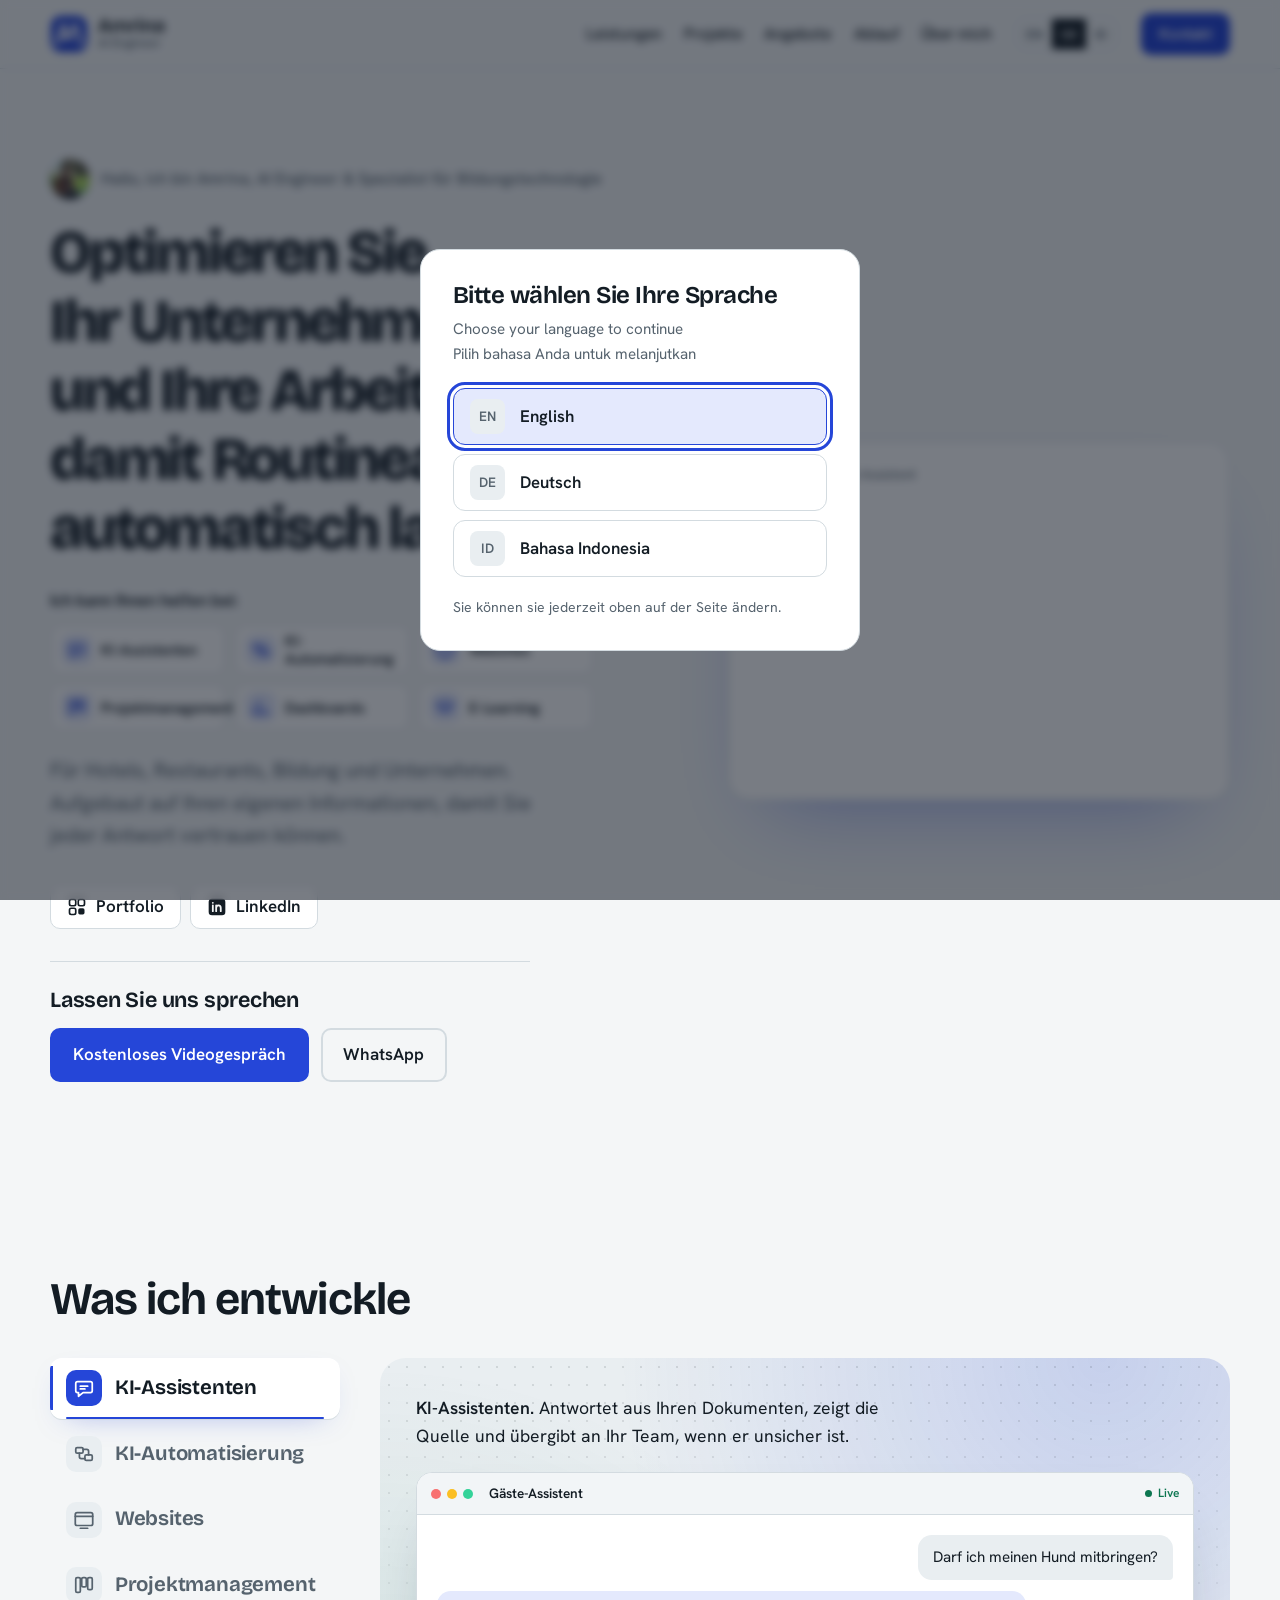
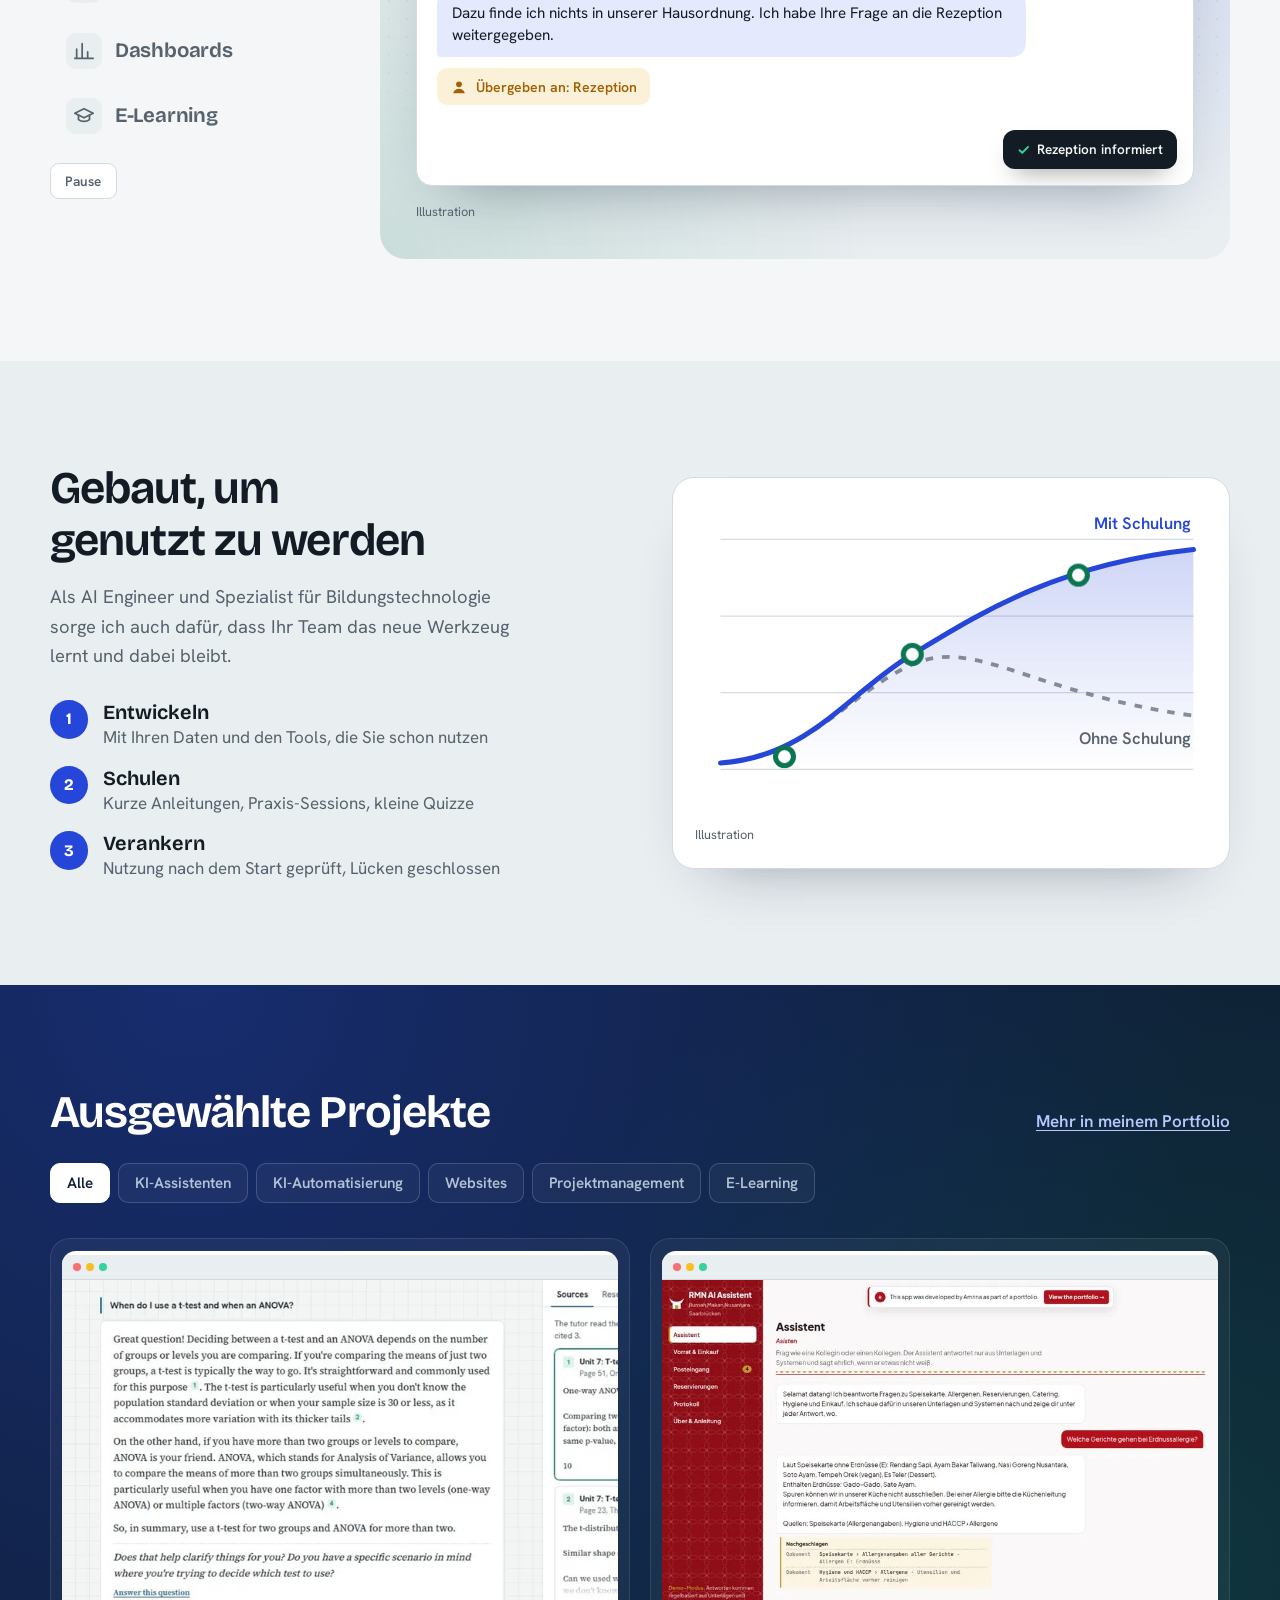
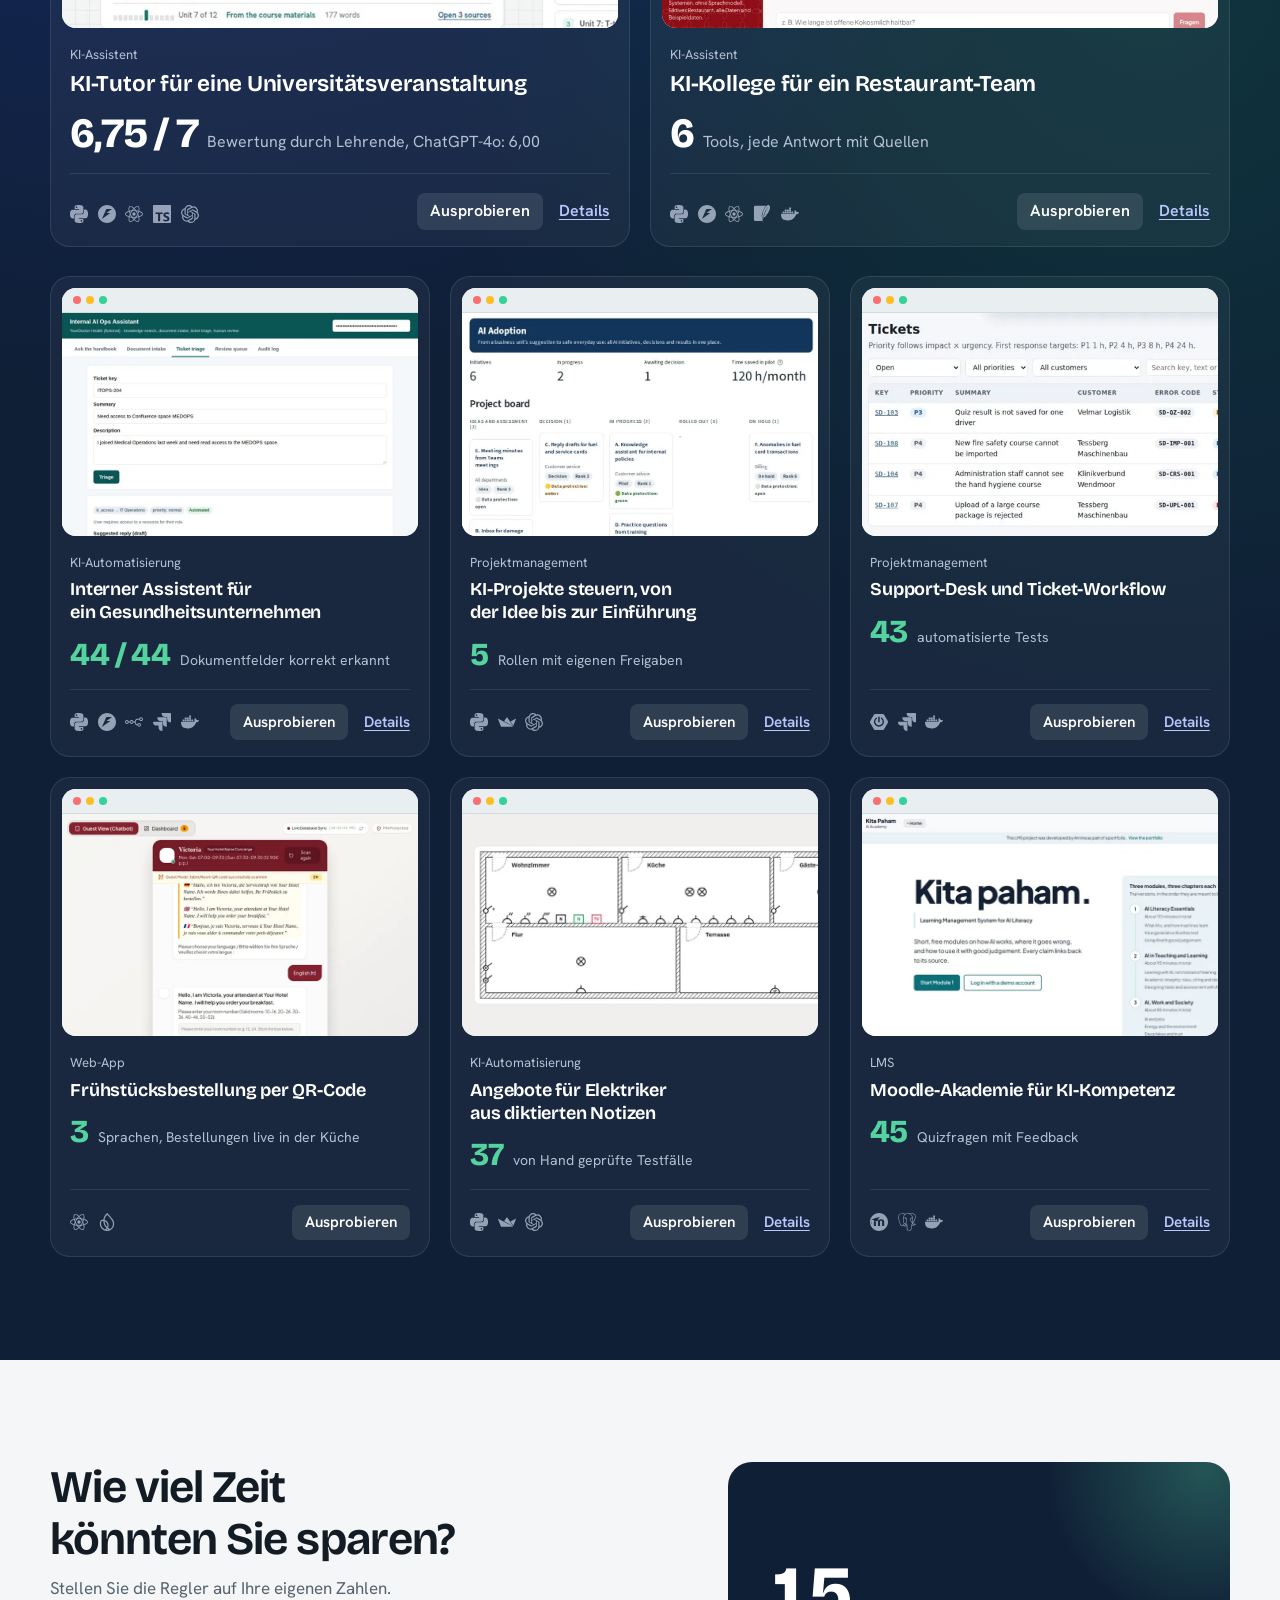
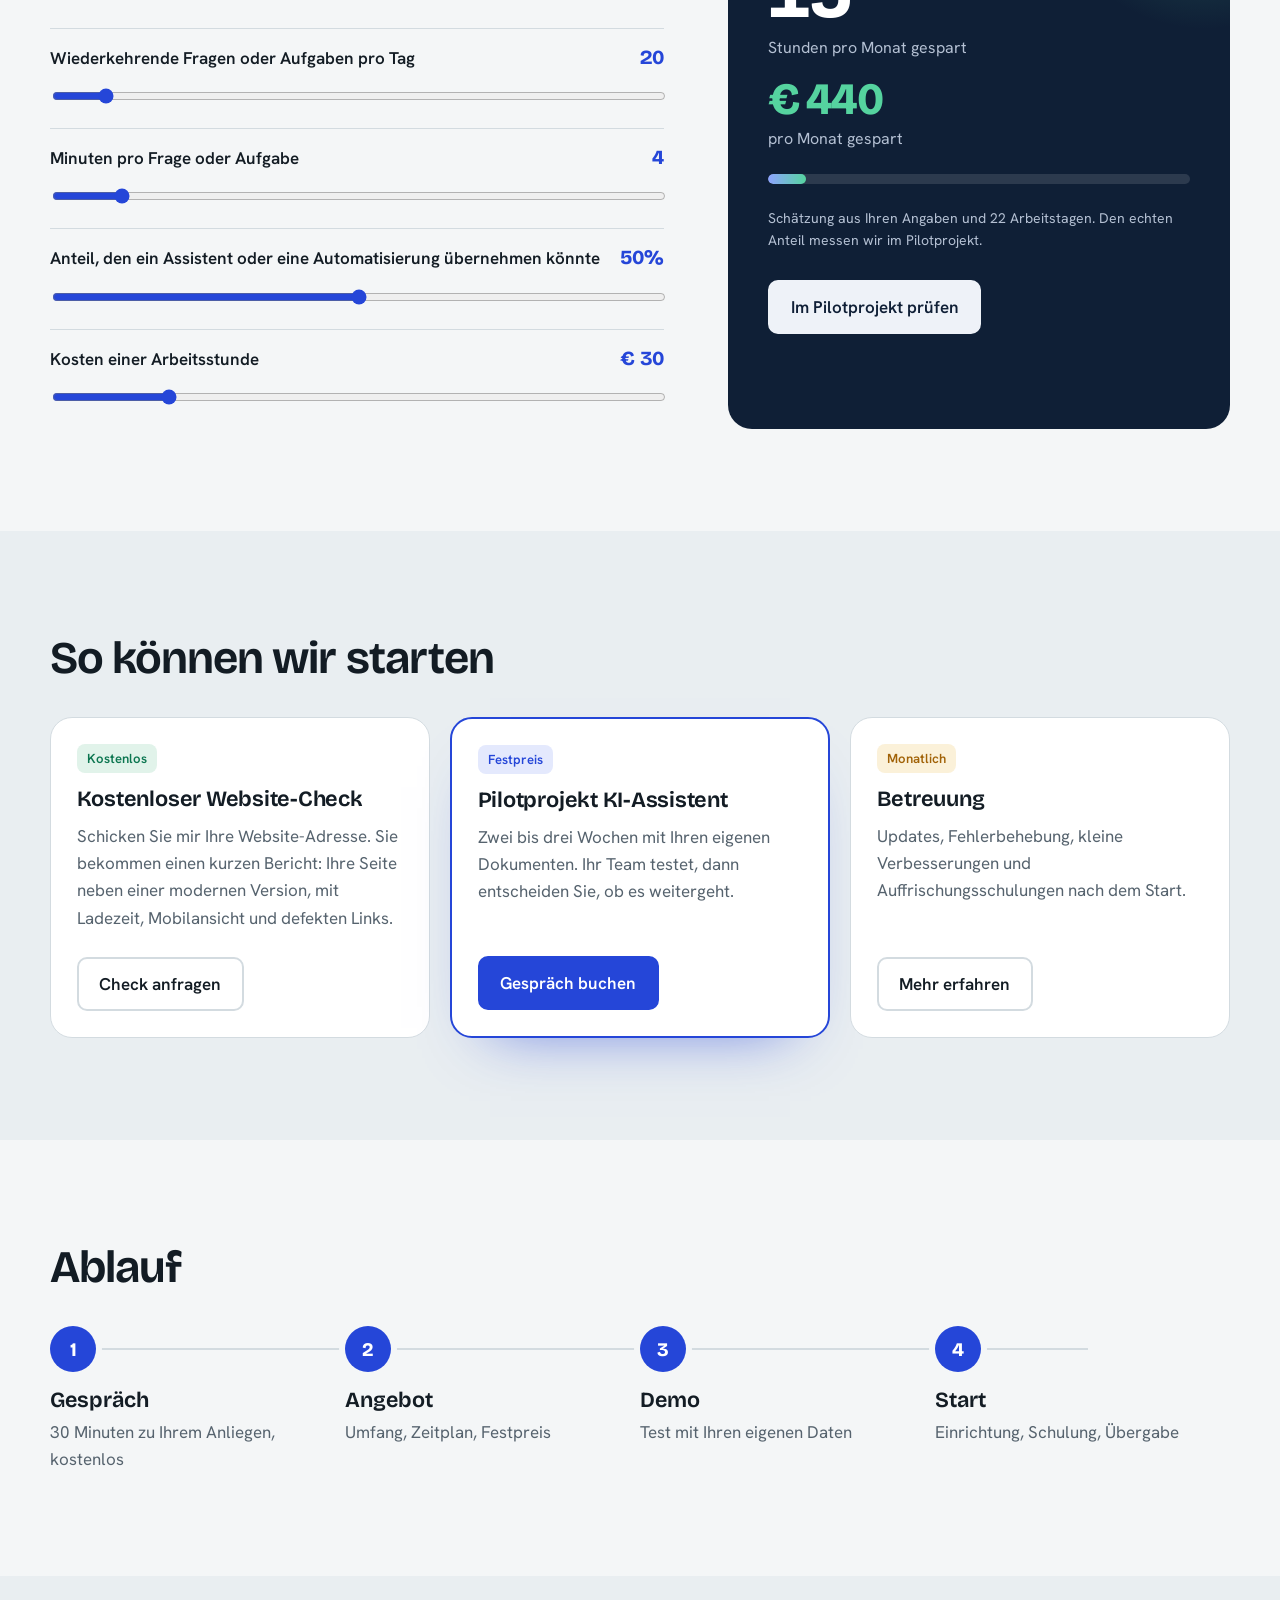
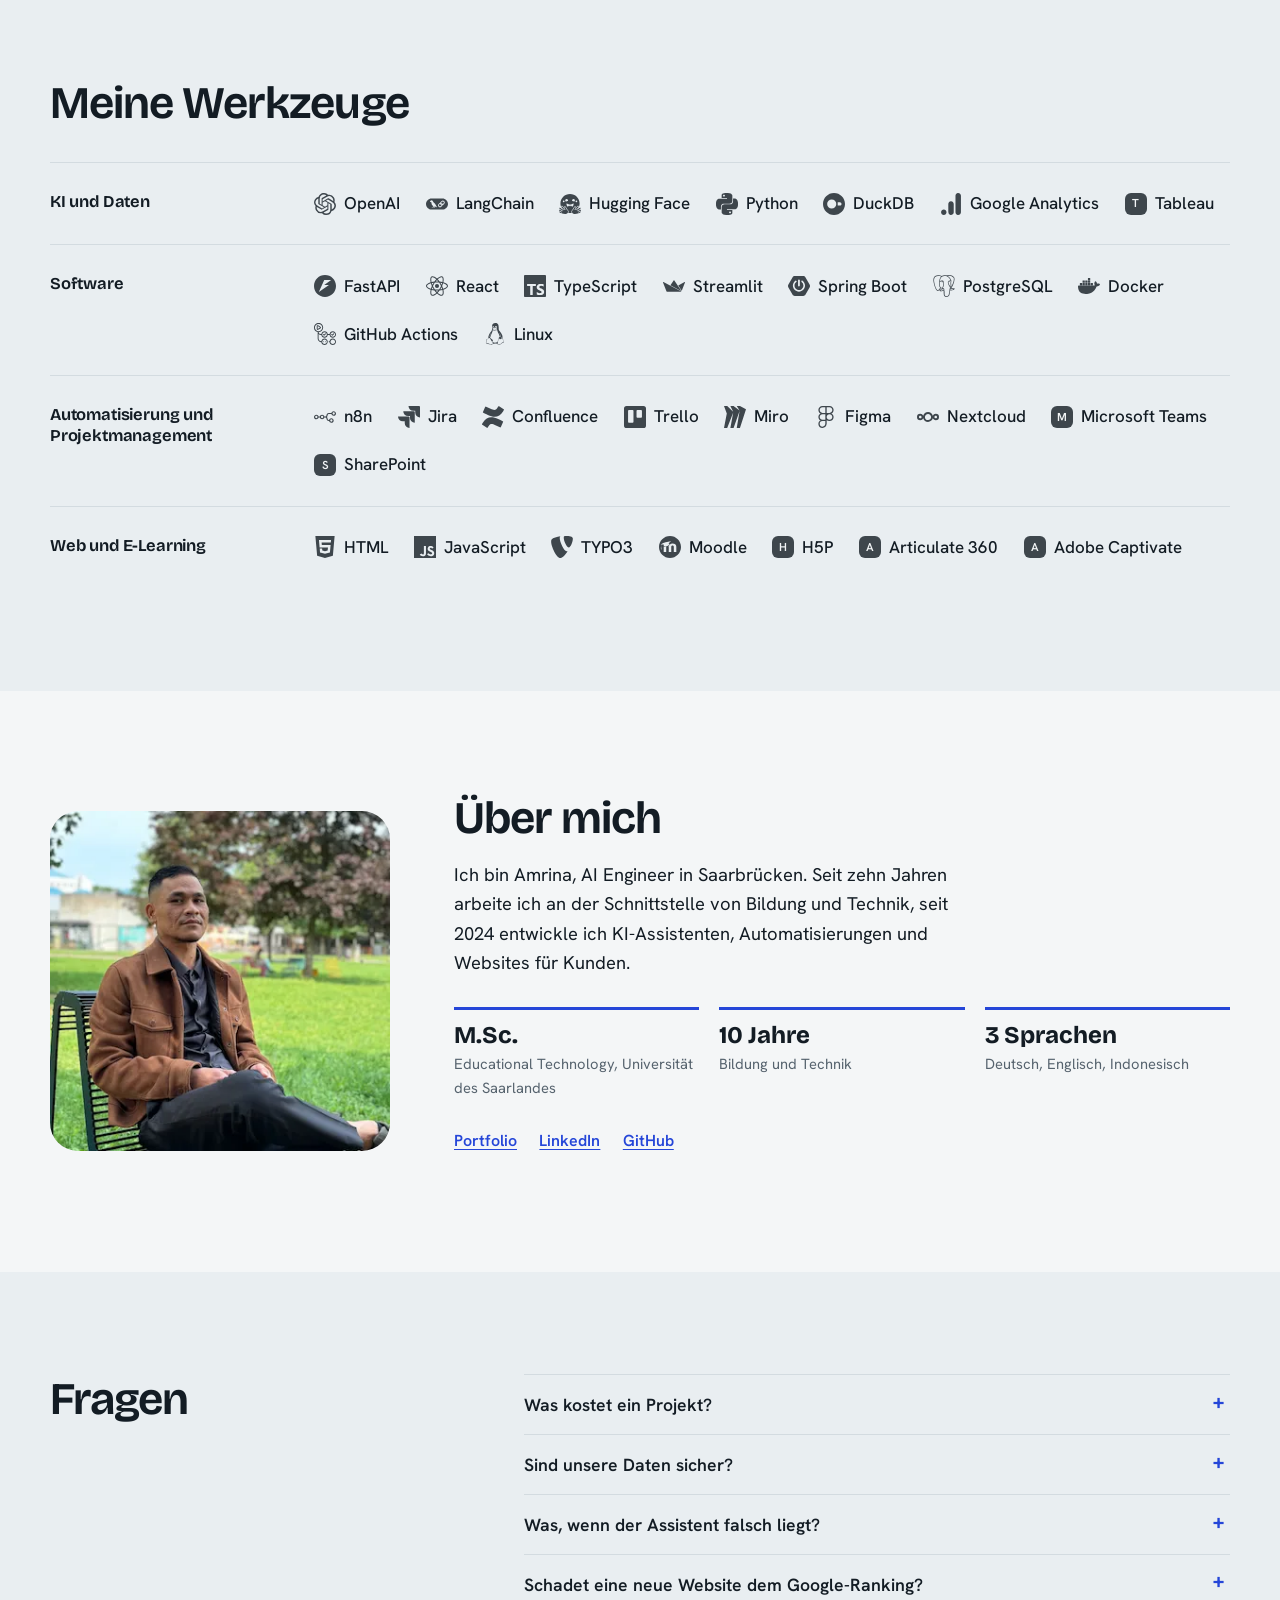
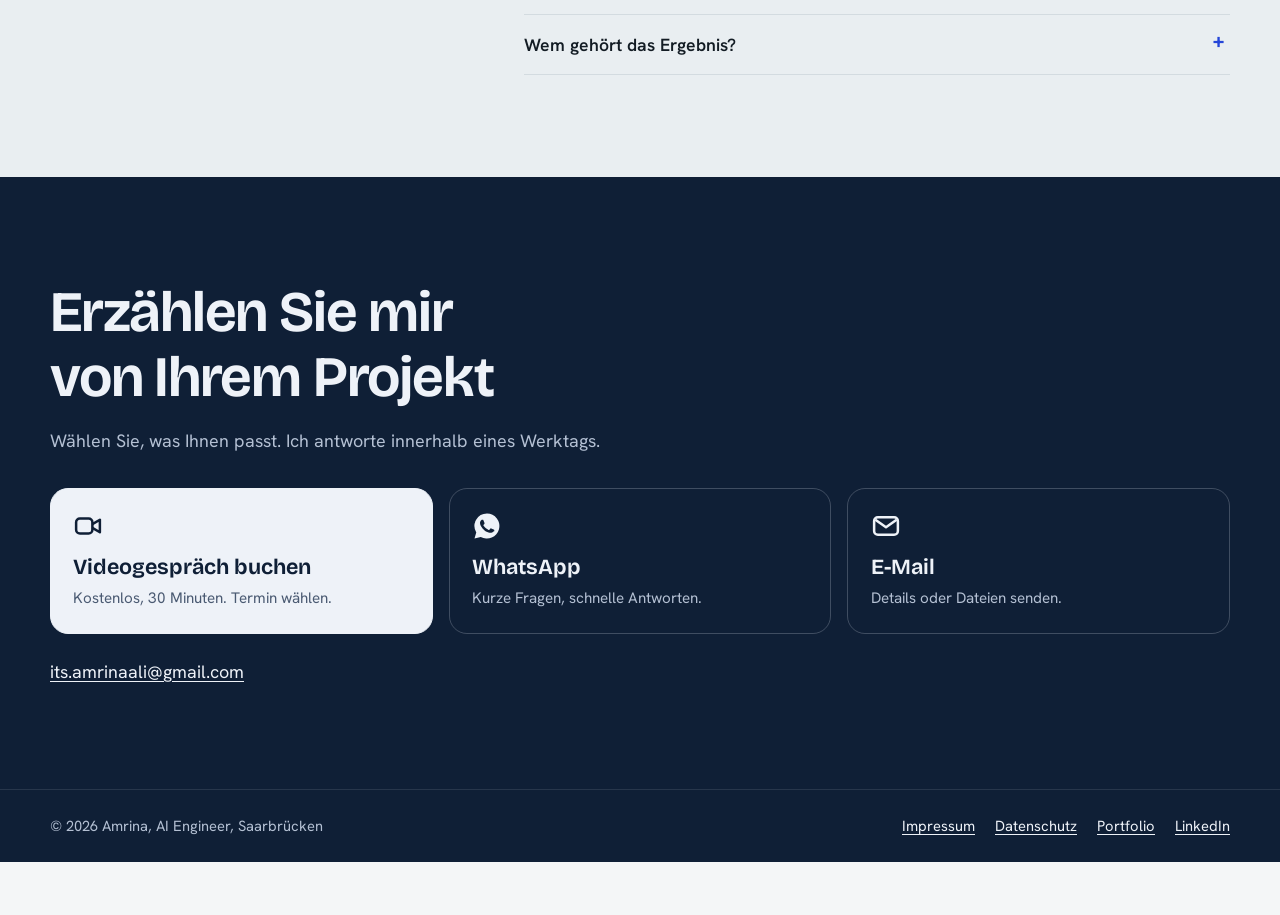
<file: de/index.html>
<!doctype html>
<html lang="de">
<head>
<meta charset="utf-8">
<meta name="viewport" content="width=device-width, initial-scale=1">
<title>Amrina, AI Engineer: KI-Assistenten, Automatisierung und Websites</title>
<meta name="description" content="Hallo, ich bin Amrina, AI Engineer und Spezialist für Bildungstechnologie mit 10 Jahren Erfahrung. Ich helfe Unternehmen, Schulen und Organisationen, mit KI-Assistenten, Automatisierung und Websites Zeit zu sparen.">
<link rel="canonical" href="https://sayamrina.github.io/amrinawork/de/">
<link rel="alternate" hreflang="en" href="https://sayamrina.github.io/amrinawork/">
<link rel="alternate" hreflang="de" href="https://sayamrina.github.io/amrinawork/de/">
<link rel="alternate" hreflang="id" href="https://sayamrina.github.io/amrinawork/id/">
<link rel="alternate" hreflang="x-default" href="https://sayamrina.github.io/amrinawork/">
<meta property="og:title" content="Amrina, AI Engineer: KI-Assistenten, Automatisierung und Websites">
<meta property="og:description" content="Hallo, ich bin Amrina, AI Engineer und Spezialist für Bildungstechnologie mit 10 Jahren Erfahrung. Ich helfe Unternehmen, Schulen und Organisationen, mit KI-Assistenten, Automatisierung und Websites Zeit zu sparen.">
<meta property="og:type" content="website">
<meta property="og:url" content="https://sayamrina.github.io/amrinawork/de/">
<meta property="og:image" content="https://sayamrina.github.io/amrinawork/img/amrina.webp">
<meta name="theme-color" content="#f4f6f7" media="(prefers-color-scheme: light)">
<meta name="theme-color" content="#0f1519" media="(prefers-color-scheme: dark)">
<link rel="icon" href="../favicon.svg" type="image/svg+xml">
<script type="application/ld+json">{"@context": "https://schema.org", "@type": "ProfessionalService", "name": "Amrina, AI engineer", "url": "https://sayamrina.github.io/amrinawork/de/", "image": "https://sayamrina.github.io/amrinawork/img/amrina.webp", "description": "Hallo, ich bin Amrina, AI Engineer und Spezialist für Bildungstechnologie mit 10 Jahren Erfahrung. Ich helfe Unternehmen, Schulen und Organisationen, mit KI-Assistenten, Automatisierung und Websites Zeit zu sparen.", "email": "its.amrinaali@gmail.com", "telephone": "+4915129529331", "inLanguage": "de", "address": {"@type": "PostalAddress", "addressLocality": "Saarbrücken", "addressCountry": "DE"}, "areaServed": ["DE", "ID", "Worldwide"], "founder": {"@type": "Person", "name": "Amrina", "jobTitle": "AI engineer and educational technology specialist", "alumniOf": "Saarland University", "sameAs": ["https://sayamrina.github.io/", "https://www.linkedin.com/in/amrina-ali-487025119/", "https://github.com/sayamrina"]}, "knowsLanguage": ["en", "de", "id"]}</script>
<link rel="stylesheet" href="../fonts.css?v=7325ad32">
<link rel="stylesheet" href="../style.css?v=7325ad32">
</head>
<body data-lang="de">
<div class="scroll-sentinel" aria-hidden="true"></div>
<a class="skip" href="#main">Zum Inhalt springen</a>

<header class="top">
  <div class="wrap top-in">
    <a class="brand" href="#main"><svg class="mark" aria-hidden="true" width="38" height="38" xmlns="http://www.w3.org/2000/svg" viewBox="0 0 48 48"><rect x="1" y="1" width="46" height="46" rx="13" fill="#2546d8"/><path d="M8.5 36.5L16.5 11.5 24 31 31.5 11.5 39.5 36.5" fill="none" stroke="#fff" stroke-width="4.2" stroke-linecap="round" stroke-linejoin="round"/><path d="M12.6 28h7.4" stroke="#fff" stroke-width="4.2" stroke-linecap="round"/></svg><span>Amrina<small>AI Engineer</small></span></a>
    <button class="menu-btn" aria-expanded="false" aria-controls="nav">Menü</button>
    <nav id="nav" class="nav" aria-label="Main">
      <a href="#services">Leistungen</a>
      <a href="#work">Projekte</a>
      <a href="#offers">Angebote</a>
      <a href="#process">Ablauf</a>
      <a href="#about">Über mich</a>
    </nav>
    <div class="switch" role="group" aria-label="Sprache"><a href="../" data-lang="en" hreflang="en" lang="en" title="English">EN</a><a href="../de/" data-lang="de" hreflang="de" lang="de" aria-current="true" title="Deutsch">DE</a><a href="../id/" data-lang="id" hreflang="id" lang="id" title="Bahasa Indonesia">ID</a></div>
    <a class="btn btn-small" href="#contact">Kontakt</a>
  </div>
</header>

<main id="main">
<section class="hero">
  <div class="wrap hero-in">
    <div class="hero-copy">
      <p class="hi"><img src="../img/amrina.webp" alt="" width="40" height="40">Hallo, ich bin Amrina, AI Engineer & Spezialist für Bildungstechnologie</p>
      <h1>Optimieren Sie Ihr Unternehmen und Ihre Arbeit,<br>damit Routineaufgaben automatisch laufen.</h1>
      <p class="help-with" id="help-with">Ich kann Ihnen helfen bei:</p>
      <nav class="offer-tiles" aria-labelledby="help-with"><a class="tile" href="#services" data-tab="chat"><svg class="tab-ic" width="22" height="22" viewBox="0 0 24 24" aria-hidden="true" fill="none" stroke="currentColor" stroke-width="1.9" stroke-linecap="round" stroke-linejoin="round"><path d="M5 5h14a2 2 0 0 1 2 2v8a2 2 0 0 1-2 2h-8l-5 4v-4H5a2 2 0 0 1-2-2V7a2 2 0 0 1 2-2z"/><path d="M8 10h8M8 13h5"/></svg><span>KI-Assistenten</span></a><a class="tile" href="#services" data-tab="auto"><svg class="tab-ic" width="22" height="22" viewBox="0 0 24 24" aria-hidden="true" fill="none" stroke="currentColor" stroke-width="1.9" stroke-linecap="round" stroke-linejoin="round"><rect x="3" y="5" width="8" height="6" rx="1.5"/><rect x="13" y="13" width="8" height="6" rx="1.5"/><path d="M7 11v4a2 2 0 0 0 2 2h4M17 13V9a2 2 0 0 0-2-2h-4"/></svg><span>KI-Automatisierung</span></a><a class="tile" href="#services" data-tab="web"><svg class="tab-ic" width="22" height="22" viewBox="0 0 24 24" aria-hidden="true" fill="none" stroke="currentColor" stroke-width="1.9" stroke-linecap="round" stroke-linejoin="round"><rect x="2.5" y="4" width="19" height="14" rx="2"/><path d="M2.5 8h19M8 21h8"/></svg><span>Websites</span></a><a class="tile" href="#services" data-tab="pm"><svg class="tab-ic" width="22" height="22" viewBox="0 0 24 24" aria-hidden="true" fill="none" stroke="currentColor" stroke-width="1.9" stroke-linecap="round" stroke-linejoin="round"><rect x="3" y="4" width="5" height="16" rx="1.5"/><rect x="9.5" y="4" width="5" height="10" rx="1.5"/><rect x="16" y="4" width="5" height="13" rx="1.5"/></svg><span>Projektmanagement</span></a><a class="tile" href="#services" data-tab="dash"><svg class="tab-ic" width="22" height="22" viewBox="0 0 24 24" aria-hidden="true" fill="none" stroke="currentColor" stroke-width="1.9" stroke-linecap="round" stroke-linejoin="round"><path d="M4 20V10M10 20V4M16 20v-7M22 20H2"/></svg><span>Dashboards</span></a><a class="tile" href="#services" data-tab="learn"><svg class="tab-ic" width="22" height="22" viewBox="0 0 24 24" aria-hidden="true" fill="none" stroke="currentColor" stroke-width="1.9" stroke-linecap="round" stroke-linejoin="round"><path d="M2 9l10-5 10 5-10 5-10-5z"/><path d="M6 11v5c3 2.5 9 2.5 12 0v-5"/></svg><span>E-Learning</span></a></nav>
      <p class="lede">Für Hotels, Restaurants, Bildung und Unternehmen. Aufgebaut auf Ihren eigenen Informationen, damit Sie jeder Antwort vertrauen können.</p>
      <div class="hero-links" role="group" aria-label="Meine Arbeit">
        <a class="pill-link" href="https://sayamrina.github.io/" target="_blank" rel="noopener"><svg width="20" height="20" viewBox="0 0 24 24" aria-hidden="true"><rect x="3" y="3" width="7.5" height="7.5" rx="2" fill="none" stroke="currentColor" stroke-width="2"/><rect x="13.5" y="3" width="7.5" height="7.5" rx="2" fill="none" stroke="currentColor" stroke-width="2"/><rect x="3" y="13.5" width="7.5" height="7.5" rx="2" fill="none" stroke="currentColor" stroke-width="2"/><rect x="13.5" y="13.5" width="7.5" height="7.5" rx="2" fill="currentColor"/></svg>Portfolio</a>
        <a class="pill-link" href="https://www.linkedin.com/in/amrina-ali-487025119/" target="_blank" rel="noopener"><svg width="20" height="20" viewBox="0 0 24 24" aria-hidden="true"><rect x="2" y="2" width="20" height="20" rx="4" fill="currentColor"/><path d="M7 10v7M7 7v.01M11 17v-7m0 3.2c0-1.9 1.2-3.2 2.9-3.2 1.6 0 2.6 1.1 2.6 3.1V17" fill="none" stroke="var(--paper)" stroke-width="2.2" stroke-linecap="round"/></svg>LinkedIn</a>
      </div>
      <p class="lets">Lassen Sie uns sprechen</p>
      <p class="actions"><a class="btn" href="https://calendar.app.google/sSNyLLXYJH6unQuL9" target="_blank" rel="noopener">Kostenloses Videogespräch</a> <a class="btn btn-line" href="https://wa.me/4915129529331?text=Hallo%20Amrina%2C%20ich%20habe%20eine%20Frage%20zu%20einem%20Projekt%3A" target="_blank" rel="noopener">WhatsApp</a></p>
    </div>
    <figure class="chat" aria-label="Beispiel: ein Hotel-Assistent">
      <figcaption>Beispiel: ein Hotel-Assistent</figcaption>
      <div class="msg msg-guest">Haben Sie Zimmer mit Gartenblick? Ist das Frühstück inklusive?</div>
      <div class="typing" aria-hidden="true"><i></i><i></i><i></i></div>
      <div class="msg msg-ai">Ja, der Gartenflügel blickt auf den Innengarten und den Pool. Im Tarif „Übernachtung mit Frühstück“ ist das Frühstück enthalten<sup><a href="#src1">1</a></sup>.</div>
      <div class="source" id="src1"><span class="source-n">1</span><div><span class="source-t">Quelle</span><b>Zimmerpreise 2026.pdf</b>, Seite 2</div></div>
    </figure>
  </div>
</section>

<section id="services" class="block">
  <div class="wrap">
    <h2>Was ich entwickle</h2>
    <div class="bench">
      <div class="tabs-col">
        <div class="tabs" role="tablist" aria-label="Was ich entwickle">
<button type="button" role="tab" id="tab-chat" data-panel="panel-chat" aria-selected="true"><svg class="tab-ic" width="22" height="22" viewBox="0 0 24 24" aria-hidden="true" fill="none" stroke="currentColor" stroke-width="1.9" stroke-linecap="round" stroke-linejoin="round"><path d="M5 5h14a2 2 0 0 1 2 2v8a2 2 0 0 1-2 2h-8l-5 4v-4H5a2 2 0 0 1-2-2V7a2 2 0 0 1 2-2z"/><path d="M8 10h8M8 13h5"/></svg><span>KI-Assistenten</span><i class="prog" aria-hidden="true"></i></button>
<button type="button" role="tab" id="tab-auto" data-panel="panel-auto" aria-selected="false" tabindex="-1"><svg class="tab-ic" width="22" height="22" viewBox="0 0 24 24" aria-hidden="true" fill="none" stroke="currentColor" stroke-width="1.9" stroke-linecap="round" stroke-linejoin="round"><rect x="3" y="5" width="8" height="6" rx="1.5"/><rect x="13" y="13" width="8" height="6" rx="1.5"/><path d="M7 11v4a2 2 0 0 0 2 2h4M17 13V9a2 2 0 0 0-2-2h-4"/></svg><span>KI-Automatisierung</span><i class="prog" aria-hidden="true"></i></button>
<button type="button" role="tab" id="tab-web" data-panel="panel-web" aria-selected="false" tabindex="-1"><svg class="tab-ic" width="22" height="22" viewBox="0 0 24 24" aria-hidden="true" fill="none" stroke="currentColor" stroke-width="1.9" stroke-linecap="round" stroke-linejoin="round"><rect x="2.5" y="4" width="19" height="14" rx="2"/><path d="M2.5 8h19M8 21h8"/></svg><span>Websites</span><i class="prog" aria-hidden="true"></i></button>
<button type="button" role="tab" id="tab-pm" data-panel="panel-pm" aria-selected="false" tabindex="-1"><svg class="tab-ic" width="22" height="22" viewBox="0 0 24 24" aria-hidden="true" fill="none" stroke="currentColor" stroke-width="1.9" stroke-linecap="round" stroke-linejoin="round"><rect x="3" y="4" width="5" height="16" rx="1.5"/><rect x="9.5" y="4" width="5" height="10" rx="1.5"/><rect x="16" y="4" width="5" height="13" rx="1.5"/></svg><span>Projektmanagement</span><i class="prog" aria-hidden="true"></i></button>
<button type="button" role="tab" id="tab-dash" data-panel="panel-dash" aria-selected="false" tabindex="-1"><svg class="tab-ic" width="22" height="22" viewBox="0 0 24 24" aria-hidden="true" fill="none" stroke="currentColor" stroke-width="1.9" stroke-linecap="round" stroke-linejoin="round"><path d="M4 20V10M10 20V4M16 20v-7M22 20H2"/></svg><span>Dashboards</span><i class="prog" aria-hidden="true"></i></button>
<button type="button" role="tab" id="tab-learn" data-panel="panel-learn" aria-selected="false" tabindex="-1"><svg class="tab-ic" width="22" height="22" viewBox="0 0 24 24" aria-hidden="true" fill="none" stroke="currentColor" stroke-width="1.9" stroke-linecap="round" stroke-linejoin="round"><path d="M2 9l10-5 10 5-10 5-10-5z"/><path d="M6 11v5c3 2.5 9 2.5 12 0v-5"/></svg><span>E-Learning</span><i class="prog" aria-hidden="true"></i></button>
        </div>
        <button type="button" class="autoplay-btn" data-pause="Pause" data-play="Abspielen">Pause</button>
      </div>
      <div class="stage">
<div class="panel" role="tabpanel" id="panel-chat" aria-labelledby="tab-chat" tabindex="0">
  <p class="panel-line"><b>KI-Assistenten.</b> Antwortet aus Ihren Dokumenten, zeigt die Quelle und übergibt an Ihr Team, wenn er unsicher ist.</p>
  <div class="win">
  <div class="win-bar"><i></i><i></i><i></i><span class="win-title">Gäste-Assistent</span><span class="live">Live</span></div>
  <div class="win-body"><div class="vz-chat">
  <div class="b b-guest s1">Darf ich meinen Hund mitbringen?</div>
  <div class="dots s2" aria-hidden="true"><i></i><i></i><i></i></div>
  <div class="b b-ai s3">Dazu finde ich nichts in unserer Hausordnung. Ich habe Ihre Frage an die Rezeption weitergegeben.</div>
  <div class="handover s4"><svg width="18" height="18" viewBox="0 0 20 20" aria-hidden="true"><circle cx="10" cy="7" r="3.2" fill="currentColor"/><path d="M3.5 17c.8-3.2 3.4-5 6.5-5s5.7 1.8 6.5 5" fill="currentColor"/></svg>Übergeben an: Rezeption</div>
  <div class="toast s5"><svg class="ck" width="16" height="16" viewBox="0 0 16 16" aria-hidden="true"><path d="M3 8.5l3.2 3L13 4.5" fill="none" stroke="currentColor" stroke-width="2.2" stroke-linecap="round" stroke-linejoin="round"/></svg>Rezeption informiert</div>
</div></div>
</div>
  <p class="panel-cap">Illustration</p>
</div>
<div class="panel" role="tabpanel" id="panel-auto" aria-labelledby="tab-auto" hidden>
  <p class="panel-line"><b>KI-Automatisierung.</b> Aus E-Mails, Formularen und PDFs werden geprüfte Daten und Antwortentwürfe.</p>
  <div class="win">
  <div class="win-bar"><i></i><i></i><i></i><span class="win-title">Posteingang</span><span class="live">Live</span></div>
  <div class="win-body"><div class="vz-auto">
  <div class="mail"><p class="mail-from">Von: Gast, Buchungsänderung</p><p>Hallo, können wir unseren Aufenthalt in <mark class="hl h1">Zimmer 214</mark> auf den <mark class="hl h2">12. Dezember</mark> verschieben und <mark class="hl h3">später auschecken</mark>?</p><span class="scan" aria-hidden="true"></span></div>
  <svg class="flow" width="54" height="24" viewBox="0 0 60 24" aria-hidden="true"><path d="M2 12h50m-8-8 8 8-8 8" fill="none" stroke="currentColor" stroke-width="2.5" stroke-linecap="round" stroke-linejoin="round"/></svg>
  <div class="fields"><ul><li class="f1"><span><i class="dot h1"></i>Zimmer</span><b>214</b><svg class="ck" width="16" height="16" viewBox="0 0 16 16" aria-hidden="true"><path d="M3 8.5l3.2 3L13 4.5" fill="none" stroke="currentColor" stroke-width="2.2" stroke-linecap="round" stroke-linejoin="round"/></svg></li><li class="f2"><span><i class="dot h2"></i>Neues Datum</span><b>12. Dez.</b><svg class="ck" width="16" height="16" viewBox="0 0 16 16" aria-hidden="true"><path d="M3 8.5l3.2 3L13 4.5" fill="none" stroke="currentColor" stroke-width="2.2" stroke-linecap="round" stroke-linejoin="round"/></svg></li><li class="f3"><span><i class="dot h3"></i>Wunsch</span><b>Später Check-out</b><svg class="ck" width="16" height="16" viewBox="0 0 16 16" aria-hidden="true"><path d="M3 8.5l3.2 3L13 4.5" fill="none" stroke="currentColor" stroke-width="2.2" stroke-linecap="round" stroke-linejoin="round"/></svg></li></ul><p class="done"><svg class="ck" width="16" height="16" viewBox="0 0 16 16" aria-hidden="true"><path d="M3 8.5l3.2 3L13 4.5" fill="none" stroke="currentColor" stroke-width="2.2" stroke-linecap="round" stroke-linejoin="round"/></svg>Antwortentwurf bereit</p></div>
</div></div>
</div>
  <p class="panel-cap">Illustration</p>
</div>
<div class="panel" role="tabpanel" id="panel-web" aria-labelledby="tab-web" hidden>
  <p class="panel-line"><b>Websites.</b> Schnelle, mobile Websites und Relaunches, die Marke und Google-Ranking erhalten.</p>
  <div class="win">
  <div class="win-bar"><i></i><i></i><i></i><span class="win-title">Website</span><span class="live">Live</span></div>
  <div class="win-body"><div class="vz-web">
  <div class="browser"><div class="bar"><i></i><i></i><i></i><span></span></div><div class="viewport"><img src="../img/web.webp" alt="" width="900" height="563" loading="lazy"></div></div>
  <div class="phone"><img src="../img/web.webp" alt="" width="900" height="563" loading="lazy"></div>
  <ul class="checks"><li class="c1"><svg class="ck" width="16" height="16" viewBox="0 0 16 16" aria-hidden="true"><path d="M3 8.5l3.2 3L13 4.5" fill="none" stroke="currentColor" stroke-width="2.2" stroke-linecap="round" stroke-linejoin="round"/></svg>Mobil optimiert</li><li class="c2"><svg class="ck" width="16" height="16" viewBox="0 0 16 16" aria-hidden="true"><path d="M3 8.5l3.2 3L13 4.5" fill="none" stroke="currentColor" stroke-width="2.2" stroke-linecap="round" stroke-linejoin="round"/></svg>Schnell geladen</li><li class="c3"><svg class="ck" width="16" height="16" viewBox="0 0 16 16" aria-hidden="true"><path d="M3 8.5l3.2 3L13 4.5" fill="none" stroke="currentColor" stroke-width="2.2" stroke-linecap="round" stroke-linejoin="round"/></svg>SEO erhalten</li></ul>
</div></div>
</div>
  <p class="panel-cap">Illustration</p>
</div>
<div class="panel" role="tabpanel" id="panel-pm" aria-labelledby="tab-pm" hidden>
  <p class="panel-line"><b>Projektmanagement.</b> Tickets, Freigaben und Aufgabenboards mit Rollen, verbunden mit Jira, Trello oder Teams.</p>
  <div class="win">
  <div class="win-bar"><i></i><i></i><i></i><span class="win-title">Team-Board</span><span class="live">Live</span></div>
  <div class="win-body"><div class="vz-pm">
  <div class="col"><h4>Offen</h4>
    <div class="card new"><em class="p p1">P1</em><span>Gästebeschwerde beantworten</span><small class="assign">Zugewiesen: Rezeption</small></div>
    <div class="card"><em class="p p2">P2</em><span>Preisliste aktualisieren</span></div>
  </div>
  <div class="col"><h4>In Arbeit</h4><div class="card"><em class="p p3">P3</em><span>Jahresendangebot vorbereiten</span><div class="mini-track"><i></i></div></div></div>
  <div class="col"><h4>Erledigt</h4><div class="card done"><svg class="ck" width="16" height="16" viewBox="0 0 16 16" aria-hidden="true"><path d="M3 8.5l3.2 3L13 4.5" fill="none" stroke="currentColor" stroke-width="2.2" stroke-linecap="round" stroke-linejoin="round"/></svg><span>Neue Speisekarte online</span></div></div>
  <p class="pm-note">Neues Ticket aus einer E-Mail, automatisch eingestuft und zugewiesen</p>
</div></div>
</div>
  <p class="panel-cap">Illustration</p>
</div>
<div class="panel" role="tabpanel" id="panel-dash" aria-labelledby="tab-dash" hidden>
  <p class="panel-line"><b>Dashboards.</b> Ihre Kennzahlen auf einen Blick, automatisch aktualisiert.</p>
  <div class="win">
  <div class="win-bar"><i></i><i></i><i></i><span class="win-title">Übersicht</span><span class="live">Live</span></div>
  <div class="win-body"><div class="vz-dash">
  <div class="kpis"><div><b class="count" data-to="+18 %">+18 %</b><span>Direktbuchungen</span></div><div><b class="count" data-to="4">4</b><span>Offene Anfragen</span></div></div>
  <p class="dash-t">Buchungen pro Monat</p>
  <svg class="bars" width="300" height="140" viewBox="0 0 300 100" preserveAspectRatio="none" aria-hidden="true"><rect class="r" style="--i:0" x="4" y="62" width="17" height="38" rx="3"/><rect class="r" style="--i:1" x="29" y="56" width="17" height="44" rx="3"/><rect class="r" style="--i:2" x="54" y="59" width="17" height="41" rx="3"/><rect class="r" style="--i:3" x="79" y="48" width="17" height="52" rx="3"/><rect class="r" style="--i:4" x="104" y="42" width="17" height="58" rx="3"/><rect class="r" style="--i:5" x="129" y="45" width="17" height="55" rx="3"/><rect class="r" style="--i:6" x="154" y="34" width="17" height="66" rx="3"/><rect class="r" style="--i:7" x="179" y="28" width="17" height="72" rx="3"/><rect class="r" style="--i:8" x="204" y="31" width="17" height="69" rx="3"/><rect class="r" style="--i:9" x="229" y="20" width="17" height="80" rx="3"/><rect class="r" style="--i:10" x="254" y="14" width="17" height="86" rx="3"/><rect class="r" style="--i:11" x="279" y="6" width="17" height="94" rx="3"/><polyline class="trend" points="12.5,54 37.5,48 62.5,51 87.5,40 112.5,34 137.5,37 162.5,26 187.5,20 212.5,23 237.5,12 262.5,6 287.5,-2" fill="none" vector-effect="non-scaling-stroke"/></svg>
</div></div>
</div>
  <p class="panel-cap">Beispieldaten</p>
</div>
<div class="panel" role="tabpanel" id="panel-learn" aria-labelledby="tab-learn" hidden>
  <p class="panel-line"><b>E-Learning.</b> Moodle-Plattformen, interaktive Kurse und KI-Tutoren.</p>
  <div class="win">
  <div class="win-bar"><i></i><i></i><i></i><span class="win-title">Kurs</span><span class="live">Live</span></div>
  <div class="win-body"><div class="vz-learn">
  <ul class="mods"><li style="--w:100%"><span>Modul 1</span><div class="track"><i></i></div><svg class="ck" width="16" height="16" viewBox="0 0 16 16" aria-hidden="true"><path d="M3 8.5l3.2 3L13 4.5" fill="none" stroke="currentColor" stroke-width="2.2" stroke-linecap="round" stroke-linejoin="round"/></svg></li><li style="--w:60%"><span>Modul 2</span><div class="track"><i></i></div><em>60%</em></li><li style="--w:0%"><span>Modul 3</span><div class="track"><i></i></div><em class="unlock">Freigeschaltet</em></li></ul>
  <div class="award"><svg width="64" height="64" viewBox="0 0 48 48" aria-hidden="true"><circle cx="24" cy="20" r="15" fill="currentColor"/><path d="M15 32l-4 12 7-3 4 6 2-14m9-1 4 12-7-3-4 6-2-14" fill="currentColor" opacity=".55"/><path d="M24 11l2.8 5.7 6.2.9-4.5 4.4 1 6.2L24 25.3l-5.5 2.9 1-6.2-4.5-4.4 6.2-.9z" fill="#fff"/></svg><div><b>Badge erhalten</b><span>Zertifikat PDF</span></div></div>
</div></div>
</div>
  <p class="panel-cap">Illustration</p>
</div>
      </div>
    </div>
  </div>
</section>

<section id="adopt" class="block block-tint">
  <div class="wrap adopt">
    <div>
      <h2>Gebaut, um genutzt zu werden</h2>
      <p class="adopt-p">Als AI Engineer und Spezialist für Bildungstechnologie sorge ich auch dafür, dass Ihr Team das neue Werkzeug lernt und dabei bleibt.</p>
      <ol class="adopt-steps"><li><b>Entwickeln</b><span>Mit Ihren Daten und den Tools, die Sie schon nutzen</span></li><li><b>Schulen</b><span>Kurze Anleitungen, Praxis-Sessions, kleine Quizze</span></li><li><b>Verankern</b><span>Nutzung nach dem Start geprüft, Lücken geschlossen</span></li></ol>
    </div>
    <figure class="curve-card"><svg class="curve" viewBox="0 0 400 240" width="400" height="240" role="img" aria-label="Mit Schulung / Ohne Schulung">
  <defs><linearGradient id="cg-de" x1="0" x2="0" y1="0" y2="1"><stop offset="0" stop-color="currentColor" stop-opacity=".22"/><stop offset="1" stop-color="currentColor" stop-opacity="0"/></linearGradient></defs>
  <path class="grid" d="M20 210H390M20 150H390M20 90H390M20 30H390"/>
  <path class="with-fill" d="M20 205 C 90 200, 120 150, 170 120 S 280 50, 390 38 V210 H20Z" fill="url(#cg-de)"/>
  <path class="without" d="M20 205 C 90 200, 120 150, 170 128 S 260 150, 390 168"/>
  <path class="with" d="M20 205 C 90 200, 120 150, 170 120 S 280 50, 390 38"/>
  <g class="marks"><circle cx="70" cy="200" r="7"/><circle cx="170" cy="120" r="7"/><circle cx="300" cy="58" r="7"/></g>
  <text x="388" y="190" text-anchor="end" class="lbl-without">Ohne Schulung</text><text x="388" y="22" text-anchor="end" class="lbl-with">Mit Schulung</text>
</svg><figcaption>Illustration</figcaption></figure>
  </div>
</section>

<section id="work" class="block block-dark">
  <div class="wrap">
    <div class="head-row"><h2>Ausgewählte Projekte</h2><a href="https://sayamrina.github.io/" target="_blank" rel="noopener">Mehr in meinem Portfolio</a></div>
    <div class="filters" role="group" aria-label="Ausgewählte Projekte"><button type="button" aria-pressed="true" data-cat="all">Alle</button><button type="button" aria-pressed="false" data-cat="chat">KI-Assistenten</button><button type="button" aria-pressed="false" data-cat="auto">KI-Automatisierung</button><button type="button" aria-pressed="false" data-cat="web">Websites</button><button type="button" aria-pressed="false" data-cat="pm">Projektmanagement</button><button type="button" aria-pressed="false" data-cat="learn">E-Learning</button></div>
    <div class="cases">
<article class="case big" data-cats="chat learn">
  <a class="shot" href="https://sayamrina.github.io/erm-tutorai-2/open.html" target="_blank" rel="noopener" tabindex="-1" aria-hidden="true">
    <span class="shot-bar"><i></i><i></i><i></i></span>
    <img src="../img/erm.webp" alt="" loading="lazy">
    <span class="shot-cta">Ausprobieren</span>
  </a>
  <div class="case-body">
    <p class="kind">KI-Assistent</p>
    <h3>KI-Tutor für eine Universitätsveranstaltung</h3>
    <p class="metric"><b>6,75 / 7</b><span>Bewertung durch Lehrende, ChatGPT-4o: 6,00</span></p>
    <div class="case-foot"><span class="stack"><span title="Python"><svg aria-hidden="true" fill="currentColor" width="18" height="18" viewBox="0 0 24 24" xmlns="http://www.w3.org/2000/svg"><path d="M14.25.18l.9.2.73.26.59.3.45.32.34.34.25.34.16.33.1.3.04.26.02.2-.01.13V8.5l-.05.63-.13.55-.21.46-.26.38-.3.31-.33.25-.35.19-.35.14-.33.1-.3.07-.26.04-.21.02H8.77l-.69.05-.59.14-.5.22-.41.27-.33.32-.27.35-.2.36-.15.37-.1.35-.07.32-.04.27-.02.21v3.06H3.17l-.21-.03-.28-.07-.32-.12-.35-.18-.36-.26-.36-.36-.35-.46-.32-.59-.28-.73-.21-.88-.14-1.05-.05-1.23.06-1.22.16-1.04.24-.87.32-.71.36-.57.4-.44.42-.33.42-.24.4-.16.36-.1.32-.05.24-.01h.16l.06.01h8.16v-.83H6.18l-.01-2.75-.02-.37.05-.34.11-.31.17-.28.25-.26.31-.23.38-.2.44-.18.51-.15.58-.12.64-.1.71-.06.77-.04.84-.02 1.27.05zm-6.3 1.98l-.23.33-.08.41.08.41.23.34.33.22.41.09.41-.09.33-.22.23-.34.08-.41-.08-.41-.23-.33-.33-.22-.41-.09-.41.09zm13.09 3.95l.28.06.32.12.35.18.36.27.36.35.35.47.32.59.28.73.21.88.14 1.04.05 1.23-.06 1.23-.16 1.04-.24.86-.32.71-.36.57-.4.45-.42.33-.42.24-.4.16-.36.09-.32.05-.24.02-.16-.01h-8.22v.82h5.84l.01 2.76.02.36-.05.34-.11.31-.17.29-.25.25-.31.24-.38.2-.44.17-.51.15-.58.13-.64.09-.71.07-.77.04-.84.01-1.27-.04-1.07-.14-.9-.2-.73-.25-.59-.3-.45-.33-.34-.34-.25-.34-.16-.33-.1-.3-.04-.25-.02-.2.01-.13v-5.34l.05-.64.13-.54.21-.46.26-.38.3-.32.33-.24.35-.2.35-.14.33-.1.3-.06.26-.04.21-.02.13-.01h5.84l.69-.05.59-.14.5-.21.41-.28.33-.32.27-.35.2-.36.15-.36.1-.35.07-.32.04-.28.02-.21V6.07h2.09l.14.01zm-6.47 14.25l-.23.33-.08.41.08.41.23.33.33.23.41.08.41-.08.33-.23.23-.33.08-.41-.08-.41-.23-.33-.33-.23-.41-.08-.41.08z"/></svg><span class="sr">Python</span></span><span title="FastAPI"><svg aria-hidden="true" fill="currentColor" width="18" height="18" viewBox="0 0 24 24" xmlns="http://www.w3.org/2000/svg"><path d="M12 .0387C5.3729.0384.0003 5.3931 0 11.9988c-.001 6.6066 5.372 11.9628 12 11.9625 6.628.0003 12.001-5.3559 12-11.9625-.0003-6.6057-5.3729-11.9604-12-11.96m-.829 5.4153h7.55l-7.5805 5.3284h5.1828L5.279 18.5436q2.9466-6.5444 5.892-13.0896"/></svg><span class="sr">FastAPI</span></span><span title="React"><svg aria-hidden="true" fill="currentColor" width="18" height="18" viewBox="0 0 24 24" xmlns="http://www.w3.org/2000/svg"><path d="M14.23 12.004a2.236 2.236 0 0 1-2.235 2.236 2.236 2.236 0 0 1-2.236-2.236 2.236 2.236 0 0 1 2.235-2.236 2.236 2.236 0 0 1 2.236 2.236zm2.648-10.69c-1.346 0-3.107.96-4.888 2.622-1.78-1.653-3.542-2.602-4.887-2.602-.41 0-.783.093-1.106.278-1.375.793-1.683 3.264-.973 6.365C1.98 8.917 0 10.42 0 12.004c0 1.59 1.99 3.097 5.043 4.03-.704 3.113-.39 5.588.988 6.38.32.187.69.275 1.102.275 1.345 0 3.107-.96 4.888-2.624 1.78 1.654 3.542 2.603 4.887 2.603.41 0 .783-.09 1.106-.275 1.374-.792 1.683-3.263.973-6.365C22.02 15.096 24 13.59 24 12.004c0-1.59-1.99-3.097-5.043-4.032.704-3.11.39-5.587-.988-6.38-.318-.184-.688-.277-1.092-.278zm-.005 1.09v.006c.225 0 .406.044.558.127.666.382.955 1.835.73 3.704-.054.46-.142.945-.25 1.44-.96-.236-2.006-.417-3.107-.534-.66-.905-1.345-1.727-2.035-2.447 1.592-1.48 3.087-2.292 4.105-2.295zm-9.77.02c1.012 0 2.514.808 4.11 2.28-.686.72-1.37 1.537-2.02 2.442-1.107.117-2.154.298-3.113.538-.112-.49-.195-.964-.254-1.42-.23-1.868.054-3.32.714-3.707.19-.09.4-.127.563-.132zm4.882 3.05c.455.468.91.992 1.36 1.564-.44-.02-.89-.034-1.345-.034-.46 0-.915.01-1.36.034.44-.572.895-1.096 1.345-1.565zM12 8.1c.74 0 1.477.034 2.202.093.406.582.802 1.203 1.183 1.86.372.64.71 1.29 1.018 1.946-.308.655-.646 1.31-1.013 1.95-.38.66-.773 1.288-1.18 1.87-.728.063-1.466.098-2.21.098-.74 0-1.477-.035-2.202-.093-.406-.582-.802-1.204-1.183-1.86-.372-.64-.71-1.29-1.018-1.946.303-.657.646-1.313 1.013-1.954.38-.66.773-1.286 1.18-1.868.728-.064 1.466-.098 2.21-.098zm-3.635.254c-.24.377-.48.763-.704 1.16-.225.39-.435.782-.635 1.174-.265-.656-.49-1.31-.676-1.947.64-.15 1.315-.283 2.015-.386zm7.26 0c.695.103 1.365.23 2.006.387-.18.632-.405 1.282-.66 1.933-.2-.39-.41-.783-.64-1.174-.225-.392-.465-.774-.705-1.146zm3.063.675c.484.15.944.317 1.375.498 1.732.74 2.852 1.708 2.852 2.476-.005.768-1.125 1.74-2.857 2.475-.42.18-.88.342-1.355.493-.28-.958-.646-1.956-1.1-2.98.45-1.017.81-2.01 1.085-2.964zm-13.395.004c.278.96.645 1.957 1.1 2.98-.45 1.017-.812 2.01-1.086 2.964-.484-.15-.944-.318-1.37-.5-1.732-.737-2.852-1.706-2.852-2.474 0-.768 1.12-1.742 2.852-2.476.42-.18.88-.342 1.356-.494zm11.678 4.28c.265.657.49 1.312.676 1.948-.64.157-1.316.29-2.016.39.24-.375.48-.762.705-1.158.225-.39.435-.788.636-1.18zm-9.945.02c.2.392.41.783.64 1.175.23.39.465.772.705 1.143-.695-.102-1.365-.23-2.006-.386.18-.63.406-1.282.66-1.933zM17.92 16.32c.112.493.2.968.254 1.423.23 1.868-.054 3.32-.714 3.708-.147.09-.338.128-.563.128-1.012 0-2.514-.807-4.11-2.28.686-.72 1.37-1.536 2.02-2.44 1.107-.118 2.154-.3 3.113-.54zm-11.83.01c.96.234 2.006.415 3.107.532.66.905 1.345 1.727 2.035 2.446-1.595 1.483-3.092 2.295-4.11 2.295-.22-.005-.406-.05-.553-.132-.666-.38-.955-1.834-.73-3.703.054-.46.142-.944.25-1.438zm4.56.64c.44.02.89.034 1.345.034.46 0 .915-.01 1.36-.034-.44.572-.895 1.095-1.345 1.565-.455-.47-.91-.993-1.36-1.565z"/></svg><span class="sr">React</span></span><span title="TypeScript"><svg aria-hidden="true" fill="currentColor" width="18" height="18" viewBox="0 0 24 24" xmlns="http://www.w3.org/2000/svg"><path d="M1.125 0C.502 0 0 .502 0 1.125v21.75C0 23.498.502 24 1.125 24h21.75c.623 0 1.125-.502 1.125-1.125V1.125C24 .502 23.498 0 22.875 0zm17.363 9.75c.612 0 1.154.037 1.627.111a6.38 6.38 0 0 1 1.306.34v2.458a3.95 3.95 0 0 0-.643-.361 5.093 5.093 0 0 0-.717-.26 5.453 5.453 0 0 0-1.426-.2c-.3 0-.573.028-.819.086a2.1 2.1 0 0 0-.623.242c-.17.104-.3.229-.393.374a.888.888 0 0 0-.14.49c0 .196.053.373.156.529.104.156.252.304.443.444s.423.276.696.41c.273.135.582.274.926.416.47.197.892.407 1.266.628.374.222.695.473.963.753.268.279.472.598.614.957.142.359.214.776.214 1.253 0 .657-.125 1.21-.373 1.656a3.033 3.033 0 0 1-1.012 1.085 4.38 4.38 0 0 1-1.487.596c-.566.12-1.163.18-1.79.18a9.916 9.916 0 0 1-1.84-.164 5.544 5.544 0 0 1-1.512-.493v-2.63a5.033 5.033 0 0 0 3.237 1.2c.333 0 .624-.03.872-.09.249-.06.456-.144.623-.25.166-.108.29-.234.373-.38a1.023 1.023 0 0 0-.074-1.089 2.12 2.12 0 0 0-.537-.5 5.597 5.597 0 0 0-.807-.444 27.72 27.72 0 0 0-1.007-.436c-.918-.383-1.602-.852-2.053-1.405-.45-.553-.676-1.222-.676-2.005 0-.614.123-1.141.369-1.582.246-.441.58-.804 1.004-1.089a4.494 4.494 0 0 1 1.47-.629 7.536 7.536 0 0 1 1.77-.201zm-15.113.188h9.563v2.166H9.506v9.646H6.789v-9.646H3.375z"/></svg><span class="sr">TypeScript</span></span><span title="OpenAI"><svg aria-hidden="true" fill="currentColor" width="18" height="18" viewBox="0 0 24 24" xmlns="http://www.w3.org/2000/svg"><path d="M22.2819 9.8211a5.9847 5.9847 0 0 0-.5157-4.9108 6.0462 6.0462 0 0 0-6.5098-2.9A6.0651 6.0651 0 0 0 4.9807 4.1818a5.9847 5.9847 0 0 0-3.9977 2.9 6.0462 6.0462 0 0 0 .7427 7.0966 5.98 5.98 0 0 0 .511 4.9107 6.051 6.051 0 0 0 6.5146 2.9001A5.9847 5.9847 0 0 0 13.2599 24a6.0557 6.0557 0 0 0 5.7718-4.2058 5.9894 5.9894 0 0 0 3.9977-2.9001 6.0557 6.0557 0 0 0-.7475-7.0729zm-9.022 12.6081a4.4755 4.4755 0 0 1-2.8764-1.0408l.1419-.0804 4.7783-2.7582a.7948.7948 0 0 0 .3927-.6813v-6.7369l2.02 1.1686a.071.071 0 0 1 .038.052v5.5826a4.504 4.504 0 0 1-4.4945 4.4944zm-9.6607-4.1254a4.4708 4.4708 0 0 1-.5346-3.0137l.142.0852 4.783 2.7582a.7712.7712 0 0 0 .7806 0l5.8428-3.3685v2.3324a.0804.0804 0 0 1-.0332.0615L9.74 19.9502a4.4992 4.4992 0 0 1-6.1408-1.6464zM2.3408 7.8956a4.485 4.485 0 0 1 2.3655-1.9728V11.6a.7664.7664 0 0 0 .3879.6765l5.8144 3.3543-2.0201 1.1685a.0757.0757 0 0 1-.071 0l-4.8303-2.7865A4.504 4.504 0 0 1 2.3408 7.872zm16.5963 3.8558L13.1038 8.364 15.1192 7.2a.0757.0757 0 0 1 .071 0l4.8303 2.7913a4.4944 4.4944 0 0 1-.6765 8.1042v-5.6772a.79.79 0 0 0-.407-.667zm2.0107-3.0231l-.142-.0852-4.7735-2.7818a.7759.7759 0 0 0-.7854 0L9.409 9.2297V6.8974a.0662.0662 0 0 1 .0284-.0615l4.8303-2.7866a4.4992 4.4992 0 0 1 6.6802 4.66zM8.3065 12.863l-2.02-1.1638a.0804.0804 0 0 1-.038-.0567V6.0742a4.4992 4.4992 0 0 1 7.3757-3.4537l-.142.0805L8.704 5.459a.7948.7948 0 0 0-.3927.6813zm1.0976-2.3654l2.602-1.4998 2.6069 1.4998v2.9994l-2.5974 1.4997-2.6067-1.4997Z"/></svg><span class="sr">OpenAI</span></span></span><span class="case-links"><a class="try" href="https://sayamrina.github.io/erm-tutorai-2/open.html" target="_blank" rel="noopener">Ausprobieren</a><a class="details" href="https://sayamrina.github.io/erm-tutorai-2/" target="_blank" rel="noopener">Details</a></span></div>
  </div>
</article>
<article class="case big" data-cats="chat auto">
  <a class="shot" href="https://rmn-ai-assistent.onrender.com/" target="_blank" rel="noopener" tabindex="-1" aria-hidden="true">
    <span class="shot-bar"><i></i><i></i><i></i></span>
    <img src="../img/rmn.webp" alt="" loading="lazy">
    <span class="shot-cta">Ausprobieren</span>
  </a>
  <div class="case-body">
    <p class="kind">KI-Assistent</p>
    <h3>KI-Kollege für ein Restaurant-Team</h3>
    <p class="metric"><b>6</b><span>Tools, jede Antwort mit Quellen</span></p>
    <div class="case-foot"><span class="stack"><span title="Python"><svg aria-hidden="true" fill="currentColor" width="18" height="18" viewBox="0 0 24 24" xmlns="http://www.w3.org/2000/svg"><path d="M14.25.18l.9.2.73.26.59.3.45.32.34.34.25.34.16.33.1.3.04.26.02.2-.01.13V8.5l-.05.63-.13.55-.21.46-.26.38-.3.31-.33.25-.35.19-.35.14-.33.1-.3.07-.26.04-.21.02H8.77l-.69.05-.59.14-.5.22-.41.27-.33.32-.27.35-.2.36-.15.37-.1.35-.07.32-.04.27-.02.21v3.06H3.17l-.21-.03-.28-.07-.32-.12-.35-.18-.36-.26-.36-.36-.35-.46-.32-.59-.28-.73-.21-.88-.14-1.05-.05-1.23.06-1.22.16-1.04.24-.87.32-.71.36-.57.4-.44.42-.33.42-.24.4-.16.36-.1.32-.05.24-.01h.16l.06.01h8.16v-.83H6.18l-.01-2.75-.02-.37.05-.34.11-.31.17-.28.25-.26.31-.23.38-.2.44-.18.51-.15.58-.12.64-.1.71-.06.77-.04.84-.02 1.27.05zm-6.3 1.98l-.23.33-.08.41.08.41.23.34.33.22.41.09.41-.09.33-.22.23-.34.08-.41-.08-.41-.23-.33-.33-.22-.41-.09-.41.09zm13.09 3.95l.28.06.32.12.35.18.36.27.36.35.35.47.32.59.28.73.21.88.14 1.04.05 1.23-.06 1.23-.16 1.04-.24.86-.32.71-.36.57-.4.45-.42.33-.42.24-.4.16-.36.09-.32.05-.24.02-.16-.01h-8.22v.82h5.84l.01 2.76.02.36-.05.34-.11.31-.17.29-.25.25-.31.24-.38.2-.44.17-.51.15-.58.13-.64.09-.71.07-.77.04-.84.01-1.27-.04-1.07-.14-.9-.2-.73-.25-.59-.3-.45-.33-.34-.34-.25-.34-.16-.33-.1-.3-.04-.25-.02-.2.01-.13v-5.34l.05-.64.13-.54.21-.46.26-.38.3-.32.33-.24.35-.2.35-.14.33-.1.3-.06.26-.04.21-.02.13-.01h5.84l.69-.05.59-.14.5-.21.41-.28.33-.32.27-.35.2-.36.15-.36.1-.35.07-.32.04-.28.02-.21V6.07h2.09l.14.01zm-6.47 14.25l-.23.33-.08.41.08.41.23.33.33.23.41.08.41-.08.33-.23.23-.33.08-.41-.08-.41-.23-.33-.33-.23-.41-.08-.41.08z"/></svg><span class="sr">Python</span></span><span title="FastAPI"><svg aria-hidden="true" fill="currentColor" width="18" height="18" viewBox="0 0 24 24" xmlns="http://www.w3.org/2000/svg"><path d="M12 .0387C5.3729.0384.0003 5.3931 0 11.9988c-.001 6.6066 5.372 11.9628 12 11.9625 6.628.0003 12.001-5.3559 12-11.9625-.0003-6.6057-5.3729-11.9604-12-11.96m-.829 5.4153h7.55l-7.5805 5.3284h5.1828L5.279 18.5436q2.9466-6.5444 5.892-13.0896"/></svg><span class="sr">FastAPI</span></span><span title="React"><svg aria-hidden="true" fill="currentColor" width="18" height="18" viewBox="0 0 24 24" xmlns="http://www.w3.org/2000/svg"><path d="M14.23 12.004a2.236 2.236 0 0 1-2.235 2.236 2.236 2.236 0 0 1-2.236-2.236 2.236 2.236 0 0 1 2.235-2.236 2.236 2.236 0 0 1 2.236 2.236zm2.648-10.69c-1.346 0-3.107.96-4.888 2.622-1.78-1.653-3.542-2.602-4.887-2.602-.41 0-.783.093-1.106.278-1.375.793-1.683 3.264-.973 6.365C1.98 8.917 0 10.42 0 12.004c0 1.59 1.99 3.097 5.043 4.03-.704 3.113-.39 5.588.988 6.38.32.187.69.275 1.102.275 1.345 0 3.107-.96 4.888-2.624 1.78 1.654 3.542 2.603 4.887 2.603.41 0 .783-.09 1.106-.275 1.374-.792 1.683-3.263.973-6.365C22.02 15.096 24 13.59 24 12.004c0-1.59-1.99-3.097-5.043-4.032.704-3.11.39-5.587-.988-6.38-.318-.184-.688-.277-1.092-.278zm-.005 1.09v.006c.225 0 .406.044.558.127.666.382.955 1.835.73 3.704-.054.46-.142.945-.25 1.44-.96-.236-2.006-.417-3.107-.534-.66-.905-1.345-1.727-2.035-2.447 1.592-1.48 3.087-2.292 4.105-2.295zm-9.77.02c1.012 0 2.514.808 4.11 2.28-.686.72-1.37 1.537-2.02 2.442-1.107.117-2.154.298-3.113.538-.112-.49-.195-.964-.254-1.42-.23-1.868.054-3.32.714-3.707.19-.09.4-.127.563-.132zm4.882 3.05c.455.468.91.992 1.36 1.564-.44-.02-.89-.034-1.345-.034-.46 0-.915.01-1.36.034.44-.572.895-1.096 1.345-1.565zM12 8.1c.74 0 1.477.034 2.202.093.406.582.802 1.203 1.183 1.86.372.64.71 1.29 1.018 1.946-.308.655-.646 1.31-1.013 1.95-.38.66-.773 1.288-1.18 1.87-.728.063-1.466.098-2.21.098-.74 0-1.477-.035-2.202-.093-.406-.582-.802-1.204-1.183-1.86-.372-.64-.71-1.29-1.018-1.946.303-.657.646-1.313 1.013-1.954.38-.66.773-1.286 1.18-1.868.728-.064 1.466-.098 2.21-.098zm-3.635.254c-.24.377-.48.763-.704 1.16-.225.39-.435.782-.635 1.174-.265-.656-.49-1.31-.676-1.947.64-.15 1.315-.283 2.015-.386zm7.26 0c.695.103 1.365.23 2.006.387-.18.632-.405 1.282-.66 1.933-.2-.39-.41-.783-.64-1.174-.225-.392-.465-.774-.705-1.146zm3.063.675c.484.15.944.317 1.375.498 1.732.74 2.852 1.708 2.852 2.476-.005.768-1.125 1.74-2.857 2.475-.42.18-.88.342-1.355.493-.28-.958-.646-1.956-1.1-2.98.45-1.017.81-2.01 1.085-2.964zm-13.395.004c.278.96.645 1.957 1.1 2.98-.45 1.017-.812 2.01-1.086 2.964-.484-.15-.944-.318-1.37-.5-1.732-.737-2.852-1.706-2.852-2.474 0-.768 1.12-1.742 2.852-2.476.42-.18.88-.342 1.356-.494zm11.678 4.28c.265.657.49 1.312.676 1.948-.64.157-1.316.29-2.016.39.24-.375.48-.762.705-1.158.225-.39.435-.788.636-1.18zm-9.945.02c.2.392.41.783.64 1.175.23.39.465.772.705 1.143-.695-.102-1.365-.23-2.006-.386.18-.63.406-1.282.66-1.933zM17.92 16.32c.112.493.2.968.254 1.423.23 1.868-.054 3.32-.714 3.708-.147.09-.338.128-.563.128-1.012 0-2.514-.807-4.11-2.28.686-.72 1.37-1.536 2.02-2.44 1.107-.118 2.154-.3 3.113-.54zm-11.83.01c.96.234 2.006.415 3.107.532.66.905 1.345 1.727 2.035 2.446-1.595 1.483-3.092 2.295-4.11 2.295-.22-.005-.406-.05-.553-.132-.666-.38-.955-1.834-.73-3.703.054-.46.142-.944.25-1.438zm4.56.64c.44.02.89.034 1.345.034.46 0 .915-.01 1.36-.034-.44.572-.895 1.095-1.345 1.565-.455-.47-.91-.993-1.36-1.565z"/></svg><span class="sr">React</span></span><span title="SQLite"><svg aria-hidden="true" fill="currentColor" width="18" height="18" viewBox="0 0 24 24" xmlns="http://www.w3.org/2000/svg"><path d="M21.678.521c-1.032-.92-2.28-.55-3.513.544a8.71 8.71 0 0 0-.547.535c-2.109 2.237-4.066 6.38-4.674 9.544.237.48.422 1.093.544 1.561a13.044 13.044 0 0 1 .164.703s-.019-.071-.096-.296l-.05-.146a1.689 1.689 0 0 0-.033-.08c-.138-.32-.518-.995-.686-1.289-.143.423-.27.818-.376 1.176.484.884.778 2.4.778 2.4s-.025-.099-.147-.442c-.107-.303-.644-1.244-.772-1.464-.217.804-.304 1.346-.226 1.478.152.256.296.698.422 1.186.286 1.1.485 2.44.485 2.44l.017.224a22.41 22.41 0 0 0 .056 2.748c.095 1.146.273 2.13.5 2.657l.155-.084c-.334-1.038-.47-2.399-.41-3.967.09-2.398.642-5.29 1.661-8.304 1.723-4.55 4.113-8.201 6.3-9.945-1.993 1.8-4.692 7.63-5.5 9.788-.904 2.416-1.545 4.684-1.931 6.857.666-2.037 2.821-2.912 2.821-2.912s1.057-1.304 2.292-3.166c-.74.169-1.955.458-2.362.629-.6.251-.762.337-.762.337s1.945-1.184 3.613-1.72C21.695 7.9 24.195 2.767 21.678.521m-18.573.543A1.842 1.842 0 0 0 1.27 2.9v16.608a1.84 1.84 0 0 0 1.835 1.834h9.418a22.953 22.953 0 0 1-.052-2.707c-.006-.062-.011-.141-.016-.2a27.01 27.01 0 0 0-.473-2.378c-.121-.47-.275-.898-.369-1.057-.116-.197-.098-.31-.097-.432 0-.12.015-.245.037-.386a9.98 9.98 0 0 1 .234-1.045l.217-.028c-.017-.035-.014-.065-.031-.097l-.041-.381a32.8 32.8 0 0 1 .382-1.194l.2-.019c-.008-.016-.01-.038-.018-.053l-.043-.316c.63-3.28 2.587-7.443 4.8-9.791.066-.069.133-.128.198-.194Z"/></svg><span class="sr">SQLite</span></span><span title="Docker"><svg aria-hidden="true" fill="currentColor" width="18" height="18" viewBox="0 0 24 24" xmlns="http://www.w3.org/2000/svg"><path d="M13.983 11.078h2.119a.186.186 0 00.186-.185V9.006a.186.186 0 00-.186-.186h-2.119a.185.185 0 00-.185.185v1.888c0 .102.083.185.185.185m-2.954-5.43h2.118a.186.186 0 00.186-.186V3.574a.186.186 0 00-.186-.185h-2.118a.185.185 0 00-.185.185v1.888c0 .102.082.185.185.185m0 2.716h2.118a.187.187 0 00.186-.186V6.29a.186.186 0 00-.186-.185h-2.118a.185.185 0 00-.185.185v1.887c0 .102.082.185.185.186m-2.93 0h2.12a.186.186 0 00.184-.186V6.29a.185.185 0 00-.185-.185H8.1a.185.185 0 00-.185.185v1.887c0 .102.083.185.185.186m-2.964 0h2.119a.186.186 0 00.185-.186V6.29a.185.185 0 00-.185-.185H5.136a.186.186 0 00-.186.185v1.887c0 .102.084.185.186.186m5.893 2.715h2.118a.186.186 0 00.186-.185V9.006a.186.186 0 00-.186-.186h-2.118a.185.185 0 00-.185.185v1.888c0 .102.082.185.185.185m-2.93 0h2.12a.185.185 0 00.184-.185V9.006a.185.185 0 00-.184-.186h-2.12a.185.185 0 00-.184.185v1.888c0 .102.083.185.185.185m-2.964 0h2.119a.185.185 0 00.185-.185V9.006a.185.185 0 00-.184-.186h-2.12a.186.186 0 00-.186.186v1.887c0 .102.084.185.186.185m-2.92 0h2.12a.185.185 0 00.184-.185V9.006a.185.185 0 00-.184-.186h-2.12a.185.185 0 00-.184.185v1.888c0 .102.082.185.185.185M23.763 9.89c-.065-.051-.672-.51-1.954-.51-.338.001-.676.03-1.01.087-.248-1.7-1.653-2.53-1.716-2.566l-.344-.199-.226.327c-.284.438-.49.922-.612 1.43-.23.97-.09 1.882.403 2.661-.595.332-1.55.413-1.744.42H.751a.751.751 0 00-.75.748 11.376 11.376 0 00.692 4.062c.545 1.428 1.355 2.48 2.41 3.124 1.18.723 3.1 1.137 5.275 1.137.983.003 1.963-.086 2.93-.266a12.248 12.248 0 003.823-1.389c.98-.567 1.86-1.288 2.61-2.136 1.252-1.418 1.998-2.997 2.553-4.4h.221c1.372 0 2.215-.549 2.68-1.009.309-.293.55-.65.707-1.046l.098-.288Z"/></svg><span class="sr">Docker</span></span></span><span class="case-links"><a class="try" href="https://rmn-ai-assistent.onrender.com/" target="_blank" rel="noopener">Ausprobieren</a><a class="details" href="https://sayamrina.github.io/rmn-ai-assistent/" target="_blank" rel="noopener">Details</a></span></div>
  </div>
</article>
<article class="case" data-cats="chat auto">
  <a class="shot" href="https://ops-assistant.streamlit.app/" target="_blank" rel="noopener" tabindex="-1" aria-hidden="true">
    <span class="shot-bar"><i></i><i></i><i></i></span>
    <img src="../img/ops.webp" alt="" loading="lazy">
    <span class="shot-cta">Ausprobieren</span>
  </a>
  <div class="case-body">
    <p class="kind">KI-Automatisierung</p>
    <h3>Interner Assistent für ein Gesundheitsunternehmen</h3>
    <p class="metric"><b>44 / 44</b><span>Dokumentfelder korrekt erkannt</span></p>
    <div class="case-foot"><span class="stack"><span title="Python"><svg aria-hidden="true" fill="currentColor" width="18" height="18" viewBox="0 0 24 24" xmlns="http://www.w3.org/2000/svg"><path d="M14.25.18l.9.2.73.26.59.3.45.32.34.34.25.34.16.33.1.3.04.26.02.2-.01.13V8.5l-.05.63-.13.55-.21.46-.26.38-.3.31-.33.25-.35.19-.35.14-.33.1-.3.07-.26.04-.21.02H8.77l-.69.05-.59.14-.5.22-.41.27-.33.32-.27.35-.2.36-.15.37-.1.35-.07.32-.04.27-.02.21v3.06H3.17l-.21-.03-.28-.07-.32-.12-.35-.18-.36-.26-.36-.36-.35-.46-.32-.59-.28-.73-.21-.88-.14-1.05-.05-1.23.06-1.22.16-1.04.24-.87.32-.71.36-.57.4-.44.42-.33.42-.24.4-.16.36-.1.32-.05.24-.01h.16l.06.01h8.16v-.83H6.18l-.01-2.75-.02-.37.05-.34.11-.31.17-.28.25-.26.31-.23.38-.2.44-.18.51-.15.58-.12.64-.1.71-.06.77-.04.84-.02 1.27.05zm-6.3 1.98l-.23.33-.08.41.08.41.23.34.33.22.41.09.41-.09.33-.22.23-.34.08-.41-.08-.41-.23-.33-.33-.22-.41-.09-.41.09zm13.09 3.95l.28.06.32.12.35.18.36.27.36.35.35.47.32.59.28.73.21.88.14 1.04.05 1.23-.06 1.23-.16 1.04-.24.86-.32.71-.36.57-.4.45-.42.33-.42.24-.4.16-.36.09-.32.05-.24.02-.16-.01h-8.22v.82h5.84l.01 2.76.02.36-.05.34-.11.31-.17.29-.25.25-.31.24-.38.2-.44.17-.51.15-.58.13-.64.09-.71.07-.77.04-.84.01-1.27-.04-1.07-.14-.9-.2-.73-.25-.59-.3-.45-.33-.34-.34-.25-.34-.16-.33-.1-.3-.04-.25-.02-.2.01-.13v-5.34l.05-.64.13-.54.21-.46.26-.38.3-.32.33-.24.35-.2.35-.14.33-.1.3-.06.26-.04.21-.02.13-.01h5.84l.69-.05.59-.14.5-.21.41-.28.33-.32.27-.35.2-.36.15-.36.1-.35.07-.32.04-.28.02-.21V6.07h2.09l.14.01zm-6.47 14.25l-.23.33-.08.41.08.41.23.33.33.23.41.08.41-.08.33-.23.23-.33.08-.41-.08-.41-.23-.33-.33-.23-.41-.08-.41.08z"/></svg><span class="sr">Python</span></span><span title="FastAPI"><svg aria-hidden="true" fill="currentColor" width="18" height="18" viewBox="0 0 24 24" xmlns="http://www.w3.org/2000/svg"><path d="M12 .0387C5.3729.0384.0003 5.3931 0 11.9988c-.001 6.6066 5.372 11.9628 12 11.9625 6.628.0003 12.001-5.3559 12-11.9625-.0003-6.6057-5.3729-11.9604-12-11.96m-.829 5.4153h7.55l-7.5805 5.3284h5.1828L5.279 18.5436q2.9466-6.5444 5.892-13.0896"/></svg><span class="sr">FastAPI</span></span><span title="n8n"><svg aria-hidden="true" fill="currentColor" width="18" height="18" viewBox="0 0 24 24" xmlns="http://www.w3.org/2000/svg"><path d="M21.4737 5.6842c-1.1772 0-2.1663.8051-2.4468 1.8947h-2.8955c-1.235 0-2.289.893-2.492 2.111l-.1038.623a1.263 1.263 0 0 1-1.246 1.0555H11.289c-.2805-1.0896-1.2696-1.8947-2.4468-1.8947s-2.1663.8051-2.4467 1.8947H4.973c-.2805-1.0896-1.2696-1.8947-2.4468-1.8947C1.1311 9.4737 0 10.6047 0 12s1.131 2.5263 2.5263 2.5263c1.1772 0 2.1663-.8051 2.4468-1.8947h1.4223c.2804 1.0896 1.2696 1.8947 2.4467 1.8947 1.1772 0 2.1663-.8051 2.4468-1.8947h1.0008a1.263 1.263 0 0 1 1.2459 1.0555l.1038.623c.203 1.218 1.257 2.111 2.492 2.111h.3692c.2804 1.0895 1.2696 1.8947 2.4468 1.8947 1.3952 0 2.5263-1.131 2.5263-2.5263s-1.131-2.5263-2.5263-2.5263c-1.1772 0-2.1664.805-2.4468 1.8947h-.3692a1.263 1.263 0 0 1-1.246-1.0555l-.1037-.623A2.52 2.52 0 0 0 13.9607 12a2.52 2.52 0 0 0 .821-1.4794l.1038-.623a1.263 1.263 0 0 1 1.2459-1.0555h2.8955c.2805 1.0896 1.2696 1.8947 2.4468 1.8947 1.3952 0 2.5263-1.131 2.5263-2.5263s-1.131-2.5263-2.5263-2.5263m0 1.2632a1.263 1.263 0 0 1 1.2631 1.2631 1.263 1.263 0 0 1-1.2631 1.2632 1.263 1.263 0 0 1-1.2632-1.2632 1.263 1.263 0 0 1 1.2632-1.2631M2.5263 10.7368A1.263 1.263 0 0 1 3.7895 12a1.263 1.263 0 0 1-1.2632 1.2632A1.263 1.263 0 0 1 1.2632 12a1.263 1.263 0 0 1 1.2631-1.2632m6.3158 0A1.263 1.263 0 0 1 10.1053 12a1.263 1.263 0 0 1-1.2632 1.2632A1.263 1.263 0 0 1 7.579 12a1.263 1.263 0 0 1 1.2632-1.2632m10.1053 3.7895a1.263 1.263 0 0 1 1.2631 1.2632 1.263 1.263 0 0 1-1.2631 1.2631 1.263 1.263 0 0 1-1.2632-1.2631 1.263 1.263 0 0 1 1.2632-1.2632"/></svg><span class="sr">n8n</span></span><span title="Jira"><svg aria-hidden="true" fill="currentColor" width="18" height="18" viewBox="0 0 24 24" xmlns="http://www.w3.org/2000/svg"><path d="M11.571 11.513H0a5.218 5.218 0 0 0 5.232 5.215h2.13v2.057A5.215 5.215 0 0 0 12.575 24V12.518a1.005 1.005 0 0 0-1.005-1.005zm5.723-5.756H5.736a5.215 5.215 0 0 0 5.215 5.214h2.129v2.058a5.218 5.218 0 0 0 5.215 5.214V6.758a1.001 1.001 0 0 0-1.001-1.001zM23.013 0H11.455a5.215 5.215 0 0 0 5.215 5.215h2.129v2.057A5.215 5.215 0 0 0 24 12.483V1.005A1.001 1.001 0 0 0 23.013 0Z"/></svg><span class="sr">Jira</span></span><span title="Docker"><svg aria-hidden="true" fill="currentColor" width="18" height="18" viewBox="0 0 24 24" xmlns="http://www.w3.org/2000/svg"><path d="M13.983 11.078h2.119a.186.186 0 00.186-.185V9.006a.186.186 0 00-.186-.186h-2.119a.185.185 0 00-.185.185v1.888c0 .102.083.185.185.185m-2.954-5.43h2.118a.186.186 0 00.186-.186V3.574a.186.186 0 00-.186-.185h-2.118a.185.185 0 00-.185.185v1.888c0 .102.082.185.185.185m0 2.716h2.118a.187.187 0 00.186-.186V6.29a.186.186 0 00-.186-.185h-2.118a.185.185 0 00-.185.185v1.887c0 .102.082.185.185.186m-2.93 0h2.12a.186.186 0 00.184-.186V6.29a.185.185 0 00-.185-.185H8.1a.185.185 0 00-.185.185v1.887c0 .102.083.185.185.186m-2.964 0h2.119a.186.186 0 00.185-.186V6.29a.185.185 0 00-.185-.185H5.136a.186.186 0 00-.186.185v1.887c0 .102.084.185.186.186m5.893 2.715h2.118a.186.186 0 00.186-.185V9.006a.186.186 0 00-.186-.186h-2.118a.185.185 0 00-.185.185v1.888c0 .102.082.185.185.185m-2.93 0h2.12a.185.185 0 00.184-.185V9.006a.185.185 0 00-.184-.186h-2.12a.185.185 0 00-.184.185v1.888c0 .102.083.185.185.185m-2.964 0h2.119a.185.185 0 00.185-.185V9.006a.185.185 0 00-.184-.186h-2.12a.186.186 0 00-.186.186v1.887c0 .102.084.185.186.185m-2.92 0h2.12a.185.185 0 00.184-.185V9.006a.185.185 0 00-.184-.186h-2.12a.185.185 0 00-.184.185v1.888c0 .102.082.185.185.185M23.763 9.89c-.065-.051-.672-.51-1.954-.51-.338.001-.676.03-1.01.087-.248-1.7-1.653-2.53-1.716-2.566l-.344-.199-.226.327c-.284.438-.49.922-.612 1.43-.23.97-.09 1.882.403 2.661-.595.332-1.55.413-1.744.42H.751a.751.751 0 00-.75.748 11.376 11.376 0 00.692 4.062c.545 1.428 1.355 2.48 2.41 3.124 1.18.723 3.1 1.137 5.275 1.137.983.003 1.963-.086 2.93-.266a12.248 12.248 0 003.823-1.389c.98-.567 1.86-1.288 2.61-2.136 1.252-1.418 1.998-2.997 2.553-4.4h.221c1.372 0 2.215-.549 2.68-1.009.309-.293.55-.65.707-1.046l.098-.288Z"/></svg><span class="sr">Docker</span></span></span><span class="case-links"><a class="try" href="https://ops-assistant.streamlit.app/" target="_blank" rel="noopener">Ausprobieren</a><a class="details" href="https://sayamrina.github.io/ai-ops-assistant/" target="_blank" rel="noopener">Details</a></span></div>
  </div>
</article>
<article class="case" data-cats="pm learn">
  <a class="shot" href="https://ki-einfuehrung-amrina.streamlit.app/" target="_blank" rel="noopener" tabindex="-1" aria-hidden="true">
    <span class="shot-bar"><i></i><i></i><i></i></span>
    <img src="../img/kie.webp" alt="" loading="lazy">
    <span class="shot-cta">Ausprobieren</span>
  </a>
  <div class="case-body">
    <p class="kind">Projektmanagement</p>
    <h3>KI-Projekte steuern, von der Idee bis zur Einführung</h3>
    <p class="metric"><b>5</b><span>Rollen mit eigenen Freigaben</span></p>
    <div class="case-foot"><span class="stack"><span title="Python"><svg aria-hidden="true" fill="currentColor" width="18" height="18" viewBox="0 0 24 24" xmlns="http://www.w3.org/2000/svg"><path d="M14.25.18l.9.2.73.26.59.3.45.32.34.34.25.34.16.33.1.3.04.26.02.2-.01.13V8.5l-.05.63-.13.55-.21.46-.26.38-.3.31-.33.25-.35.19-.35.14-.33.1-.3.07-.26.04-.21.02H8.77l-.69.05-.59.14-.5.22-.41.27-.33.32-.27.35-.2.36-.15.37-.1.35-.07.32-.04.27-.02.21v3.06H3.17l-.21-.03-.28-.07-.32-.12-.35-.18-.36-.26-.36-.36-.35-.46-.32-.59-.28-.73-.21-.88-.14-1.05-.05-1.23.06-1.22.16-1.04.24-.87.32-.71.36-.57.4-.44.42-.33.42-.24.4-.16.36-.1.32-.05.24-.01h.16l.06.01h8.16v-.83H6.18l-.01-2.75-.02-.37.05-.34.11-.31.17-.28.25-.26.31-.23.38-.2.44-.18.51-.15.58-.12.64-.1.71-.06.77-.04.84-.02 1.27.05zm-6.3 1.98l-.23.33-.08.41.08.41.23.34.33.22.41.09.41-.09.33-.22.23-.34.08-.41-.08-.41-.23-.33-.33-.22-.41-.09-.41.09zm13.09 3.95l.28.06.32.12.35.18.36.27.36.35.35.47.32.59.28.73.21.88.14 1.04.05 1.23-.06 1.23-.16 1.04-.24.86-.32.71-.36.57-.4.45-.42.33-.42.24-.4.16-.36.09-.32.05-.24.02-.16-.01h-8.22v.82h5.84l.01 2.76.02.36-.05.34-.11.31-.17.29-.25.25-.31.24-.38.2-.44.17-.51.15-.58.13-.64.09-.71.07-.77.04-.84.01-1.27-.04-1.07-.14-.9-.2-.73-.25-.59-.3-.45-.33-.34-.34-.25-.34-.16-.33-.1-.3-.04-.25-.02-.2.01-.13v-5.34l.05-.64.13-.54.21-.46.26-.38.3-.32.33-.24.35-.2.35-.14.33-.1.3-.06.26-.04.21-.02.13-.01h5.84l.69-.05.59-.14.5-.21.41-.28.33-.32.27-.35.2-.36.15-.36.1-.35.07-.32.04-.28.02-.21V6.07h2.09l.14.01zm-6.47 14.25l-.23.33-.08.41.08.41.23.33.33.23.41.08.41-.08.33-.23.23-.33.08-.41-.08-.41-.23-.33-.33-.23-.41-.08-.41.08z"/></svg><span class="sr">Python</span></span><span title="Streamlit"><svg aria-hidden="true" fill="currentColor" width="18" height="18" viewBox="0 0 24 24" xmlns="http://www.w3.org/2000/svg"><path d="M16.673 11.32l6.862-3.618c.233-.136.554.12.442.387L20.463 17.1zm-8.556-.229l3.473-5.187c.203-.328.578-.316.793-.028l7.886 11.75zm-3.375 7.25c-.28 0-.835-.284-.993-.716l-3.72-9.46c-.118-.331.139-.614.48-.464l19.474 10.306c-.149.147-.453.337-.72.334z"/></svg><span class="sr">Streamlit</span></span><span title="OpenAI"><svg aria-hidden="true" fill="currentColor" width="18" height="18" viewBox="0 0 24 24" xmlns="http://www.w3.org/2000/svg"><path d="M22.2819 9.8211a5.9847 5.9847 0 0 0-.5157-4.9108 6.0462 6.0462 0 0 0-6.5098-2.9A6.0651 6.0651 0 0 0 4.9807 4.1818a5.9847 5.9847 0 0 0-3.9977 2.9 6.0462 6.0462 0 0 0 .7427 7.0966 5.98 5.98 0 0 0 .511 4.9107 6.051 6.051 0 0 0 6.5146 2.9001A5.9847 5.9847 0 0 0 13.2599 24a6.0557 6.0557 0 0 0 5.7718-4.2058 5.9894 5.9894 0 0 0 3.9977-2.9001 6.0557 6.0557 0 0 0-.7475-7.0729zm-9.022 12.6081a4.4755 4.4755 0 0 1-2.8764-1.0408l.1419-.0804 4.7783-2.7582a.7948.7948 0 0 0 .3927-.6813v-6.7369l2.02 1.1686a.071.071 0 0 1 .038.052v5.5826a4.504 4.504 0 0 1-4.4945 4.4944zm-9.6607-4.1254a4.4708 4.4708 0 0 1-.5346-3.0137l.142.0852 4.783 2.7582a.7712.7712 0 0 0 .7806 0l5.8428-3.3685v2.3324a.0804.0804 0 0 1-.0332.0615L9.74 19.9502a4.4992 4.4992 0 0 1-6.1408-1.6464zM2.3408 7.8956a4.485 4.485 0 0 1 2.3655-1.9728V11.6a.7664.7664 0 0 0 .3879.6765l5.8144 3.3543-2.0201 1.1685a.0757.0757 0 0 1-.071 0l-4.8303-2.7865A4.504 4.504 0 0 1 2.3408 7.872zm16.5963 3.8558L13.1038 8.364 15.1192 7.2a.0757.0757 0 0 1 .071 0l4.8303 2.7913a4.4944 4.4944 0 0 1-.6765 8.1042v-5.6772a.79.79 0 0 0-.407-.667zm2.0107-3.0231l-.142-.0852-4.7735-2.7818a.7759.7759 0 0 0-.7854 0L9.409 9.2297V6.8974a.0662.0662 0 0 1 .0284-.0615l4.8303-2.7866a4.4992 4.4992 0 0 1 6.6802 4.66zM8.3065 12.863l-2.02-1.1638a.0804.0804 0 0 1-.038-.0567V6.0742a4.4992 4.4992 0 0 1 7.3757-3.4537l-.142.0805L8.704 5.459a.7948.7948 0 0 0-.3927.6813zm1.0976-2.3654l2.602-1.4998 2.6069 1.4998v2.9994l-2.5974 1.4997-2.6067-1.4997Z"/></svg><span class="sr">OpenAI</span></span></span><span class="case-links"><a class="try" href="https://ki-einfuehrung-amrina.streamlit.app/" target="_blank" rel="noopener">Ausprobieren</a><a class="details" href="https://sayamrina.github.io/ki-einfuehrung/" target="_blank" rel="noopener">Details</a></span></div>
  </div>
</article>
<article class="case" data-cats="pm">
  <a class="shot" href="https://solutiondesk.onrender.com/" target="_blank" rel="noopener" tabindex="-1" aria-hidden="true">
    <span class="shot-bar"><i></i><i></i><i></i></span>
    <img src="../img/solution.webp" alt="" loading="lazy">
    <span class="shot-cta">Ausprobieren</span>
  </a>
  <div class="case-body">
    <p class="kind">Projektmanagement</p>
    <h3>Support-Desk und Ticket-Workflow</h3>
    <p class="metric"><b>43</b><span>automatisierte Tests</span></p>
    <div class="case-foot"><span class="stack"><span title="Spring Boot"><svg aria-hidden="true" fill="currentColor" width="18" height="18" viewBox="0 0 24 24" xmlns="http://www.w3.org/2000/svg"><path d="m23.693 10.7058-4.73-8.1844c-.4094-.7106-1.4166-1.2942-2.2402-1.2942H7.2725c-.819 0-1.8308.5836-2.2402 1.2942L.307 10.7058c-.4095.7106-.4095 1.873 0 2.5837l4.7252 8.189c.4094.7107 1.4166 1.2943 2.2402 1.2943h9.455c.819 0 1.826-.5836 2.2402-1.2942l4.7252-8.189c.4095-.7107.4095-1.8732 0-2.5838zM10.9763 5.7547c0-.5365.4377-.9742.9742-.9742s.9742.4377.9742.9742v5.8217c0 .5366-.4377.9742-.9742.9742s-.9742-.4376-.9742-.9742zm.9742 12.4294c-3.6427 0-6.6077-2.965-6.6077-6.6077.0047-2.0896.993-4.0521 2.6685-5.304a.8657.8657 0 0 1 1.2142.1788.8657.8657 0 0 1-.1788 1.2143c-2.1602 1.6048-2.612 4.6592-1.0072 6.8194 1.6049 2.1603 4.6593 2.612 6.8195 1.0072 1.2378-.9177 1.9673-2.372 1.9673-3.9157a4.8972 4.8972 0 0 0-1.9861-3.925c-.386-.2824-.466-.8284-.1836-1.2143.2824-.386.8283-.466 1.2143-.1835 1.6895 1.2471 2.6826 3.2238 2.6873 5.3228 0 3.6474-2.965 6.6077-6.6077 6.6077z"/></svg><span class="sr">Spring Boot</span></span><span title="Jira"><svg aria-hidden="true" fill="currentColor" width="18" height="18" viewBox="0 0 24 24" xmlns="http://www.w3.org/2000/svg"><path d="M11.571 11.513H0a5.218 5.218 0 0 0 5.232 5.215h2.13v2.057A5.215 5.215 0 0 0 12.575 24V12.518a1.005 1.005 0 0 0-1.005-1.005zm5.723-5.756H5.736a5.215 5.215 0 0 0 5.215 5.214h2.129v2.058a5.218 5.218 0 0 0 5.215 5.214V6.758a1.001 1.001 0 0 0-1.001-1.001zM23.013 0H11.455a5.215 5.215 0 0 0 5.215 5.215h2.129v2.057A5.215 5.215 0 0 0 24 12.483V1.005A1.001 1.001 0 0 0 23.013 0Z"/></svg><span class="sr">Jira</span></span><span title="Docker"><svg aria-hidden="true" fill="currentColor" width="18" height="18" viewBox="0 0 24 24" xmlns="http://www.w3.org/2000/svg"><path d="M13.983 11.078h2.119a.186.186 0 00.186-.185V9.006a.186.186 0 00-.186-.186h-2.119a.185.185 0 00-.185.185v1.888c0 .102.083.185.185.185m-2.954-5.43h2.118a.186.186 0 00.186-.186V3.574a.186.186 0 00-.186-.185h-2.118a.185.185 0 00-.185.185v1.888c0 .102.082.185.185.185m0 2.716h2.118a.187.187 0 00.186-.186V6.29a.186.186 0 00-.186-.185h-2.118a.185.185 0 00-.185.185v1.887c0 .102.082.185.185.186m-2.93 0h2.12a.186.186 0 00.184-.186V6.29a.185.185 0 00-.185-.185H8.1a.185.185 0 00-.185.185v1.887c0 .102.083.185.185.186m-2.964 0h2.119a.186.186 0 00.185-.186V6.29a.185.185 0 00-.185-.185H5.136a.186.186 0 00-.186.185v1.887c0 .102.084.185.186.186m5.893 2.715h2.118a.186.186 0 00.186-.185V9.006a.186.186 0 00-.186-.186h-2.118a.185.185 0 00-.185.185v1.888c0 .102.082.185.185.185m-2.93 0h2.12a.185.185 0 00.184-.185V9.006a.185.185 0 00-.184-.186h-2.12a.185.185 0 00-.184.185v1.888c0 .102.083.185.185.185m-2.964 0h2.119a.185.185 0 00.185-.185V9.006a.185.185 0 00-.184-.186h-2.12a.186.186 0 00-.186.186v1.887c0 .102.084.185.186.185m-2.92 0h2.12a.185.185 0 00.184-.185V9.006a.185.185 0 00-.184-.186h-2.12a.185.185 0 00-.184.185v1.888c0 .102.082.185.185.185M23.763 9.89c-.065-.051-.672-.51-1.954-.51-.338.001-.676.03-1.01.087-.248-1.7-1.653-2.53-1.716-2.566l-.344-.199-.226.327c-.284.438-.49.922-.612 1.43-.23.97-.09 1.882.403 2.661-.595.332-1.55.413-1.744.42H.751a.751.751 0 00-.75.748 11.376 11.376 0 00.692 4.062c.545 1.428 1.355 2.48 2.41 3.124 1.18.723 3.1 1.137 5.275 1.137.983.003 1.963-.086 2.93-.266a12.248 12.248 0 003.823-1.389c.98-.567 1.86-1.288 2.61-2.136 1.252-1.418 1.998-2.997 2.553-4.4h.221c1.372 0 2.215-.549 2.68-1.009.309-.293.55-.65.707-1.046l.098-.288Z"/></svg><span class="sr">Docker</span></span></span><span class="case-links"><a class="try" href="https://solutiondesk.onrender.com/" target="_blank" rel="noopener">Ausprobieren</a><a class="details" href="https://sayamrina.github.io/solutiondesk/" target="_blank" rel="noopener">Details</a></span></div>
  </div>
</article>
<article class="case" data-cats="web chat">
  <a class="shot" href="https://hotel-madeleine-breakfast-assistant.ai.studio/" target="_blank" rel="noopener" tabindex="-1" aria-hidden="true">
    <span class="shot-bar"><i></i><i></i><i></i></span>
    <img src="../img/breakfast.webp" alt="" loading="lazy">
    <span class="shot-cta">Ausprobieren</span>
  </a>
  <div class="case-body">
    <p class="kind">Web-App</p>
    <h3>Frühstücksbestellung per QR-Code</h3>
    <p class="metric"><b>3</b><span>Sprachen, Bestellungen live in der Küche</span></p>
    <div class="case-foot"><span class="stack"><span title="React"><svg aria-hidden="true" fill="currentColor" width="18" height="18" viewBox="0 0 24 24" xmlns="http://www.w3.org/2000/svg"><path d="M14.23 12.004a2.236 2.236 0 0 1-2.235 2.236 2.236 2.236 0 0 1-2.236-2.236 2.236 2.236 0 0 1 2.235-2.236 2.236 2.236 0 0 1 2.236 2.236zm2.648-10.69c-1.346 0-3.107.96-4.888 2.622-1.78-1.653-3.542-2.602-4.887-2.602-.41 0-.783.093-1.106.278-1.375.793-1.683 3.264-.973 6.365C1.98 8.917 0 10.42 0 12.004c0 1.59 1.99 3.097 5.043 4.03-.704 3.113-.39 5.588.988 6.38.32.187.69.275 1.102.275 1.345 0 3.107-.96 4.888-2.624 1.78 1.654 3.542 2.603 4.887 2.603.41 0 .783-.09 1.106-.275 1.374-.792 1.683-3.263.973-6.365C22.02 15.096 24 13.59 24 12.004c0-1.59-1.99-3.097-5.043-4.032.704-3.11.39-5.587-.988-6.38-.318-.184-.688-.277-1.092-.278zm-.005 1.09v.006c.225 0 .406.044.558.127.666.382.955 1.835.73 3.704-.054.46-.142.945-.25 1.44-.96-.236-2.006-.417-3.107-.534-.66-.905-1.345-1.727-2.035-2.447 1.592-1.48 3.087-2.292 4.105-2.295zm-9.77.02c1.012 0 2.514.808 4.11 2.28-.686.72-1.37 1.537-2.02 2.442-1.107.117-2.154.298-3.113.538-.112-.49-.195-.964-.254-1.42-.23-1.868.054-3.32.714-3.707.19-.09.4-.127.563-.132zm4.882 3.05c.455.468.91.992 1.36 1.564-.44-.02-.89-.034-1.345-.034-.46 0-.915.01-1.36.034.44-.572.895-1.096 1.345-1.565zM12 8.1c.74 0 1.477.034 2.202.093.406.582.802 1.203 1.183 1.86.372.64.71 1.29 1.018 1.946-.308.655-.646 1.31-1.013 1.95-.38.66-.773 1.288-1.18 1.87-.728.063-1.466.098-2.21.098-.74 0-1.477-.035-2.202-.093-.406-.582-.802-1.204-1.183-1.86-.372-.64-.71-1.29-1.018-1.946.303-.657.646-1.313 1.013-1.954.38-.66.773-1.286 1.18-1.868.728-.064 1.466-.098 2.21-.098zm-3.635.254c-.24.377-.48.763-.704 1.16-.225.39-.435.782-.635 1.174-.265-.656-.49-1.31-.676-1.947.64-.15 1.315-.283 2.015-.386zm7.26 0c.695.103 1.365.23 2.006.387-.18.632-.405 1.282-.66 1.933-.2-.39-.41-.783-.64-1.174-.225-.392-.465-.774-.705-1.146zm3.063.675c.484.15.944.317 1.375.498 1.732.74 2.852 1.708 2.852 2.476-.005.768-1.125 1.74-2.857 2.475-.42.18-.88.342-1.355.493-.28-.958-.646-1.956-1.1-2.98.45-1.017.81-2.01 1.085-2.964zm-13.395.004c.278.96.645 1.957 1.1 2.98-.45 1.017-.812 2.01-1.086 2.964-.484-.15-.944-.318-1.37-.5-1.732-.737-2.852-1.706-2.852-2.474 0-.768 1.12-1.742 2.852-2.476.42-.18.88-.342 1.356-.494zm11.678 4.28c.265.657.49 1.312.676 1.948-.64.157-1.316.29-2.016.39.24-.375.48-.762.705-1.158.225-.39.435-.788.636-1.18zm-9.945.02c.2.392.41.783.64 1.175.23.39.465.772.705 1.143-.695-.102-1.365-.23-2.006-.386.18-.63.406-1.282.66-1.933zM17.92 16.32c.112.493.2.968.254 1.423.23 1.868-.054 3.32-.714 3.708-.147.09-.338.128-.563.128-1.012 0-2.514-.807-4.11-2.28.686-.72 1.37-1.536 2.02-2.44 1.107-.118 2.154-.3 3.113-.54zm-11.83.01c.96.234 2.006.415 3.107.532.66.905 1.345 1.727 2.035 2.446-1.595 1.483-3.092 2.295-4.11 2.295-.22-.005-.406-.05-.553-.132-.666-.38-.955-1.834-.73-3.703.054-.46.142-.944.25-1.438zm4.56.64c.44.02.89.034 1.345.034.46 0 .915-.01 1.36-.034-.44.572-.895 1.095-1.345 1.565-.455-.47-.91-.993-1.36-1.565z"/></svg><span class="sr">React</span></span><span title="Firebase"><svg aria-hidden="true" fill="currentColor" width="18" height="18" viewBox="0 0 24 24" xmlns="http://www.w3.org/2000/svg"><path d="M19.455 8.369c-.538-.748-1.778-2.285-3.681-4.569-.826-.991-1.535-1.832-1.884-2.245a146 146 0 0 0-.488-.576l-.207-.245-.113-.133-.022-.032-.01-.005L12.57 0l-.609.488c-1.555 1.246-2.828 2.851-3.681 4.64-.523 1.064-.864 2.105-1.043 3.176-.047.241-.088.489-.121.738-.209-.017-.421-.028-.632-.033-.018-.001-.035-.002-.059-.003a7.46 7.46 0 0 0-2.28.274l-.317.089-.163.286c-.765 1.342-1.198 2.869-1.252 4.416-.07 2.01.477 3.954 1.583 5.625 1.082 1.633 2.61 2.882 4.42 3.611l.236.095.071.025.003-.001a9.59 9.59 0 0 0 2.941.568q.171.006.342.006c1.273 0 2.513-.249 3.69-.742l.008.004.313-.145a9.63 9.63 0 0 0 3.927-3.335c1.01-1.49 1.577-3.234 1.641-5.042.075-2.161-.643-4.304-2.133-6.371m-7.083 6.695c.328 1.244.264 2.44-.191 3.558-1.135-1.12-1.967-2.352-2.475-3.665-.543-1.404-.87-2.74-.974-3.975.48.157.922.366 1.315.622 1.132.737 1.914 1.902 2.325 3.461zm.207 6.022c.482.368.99.712 1.513 1.028-.771.21-1.565.302-2.369.273a8 8 0 0 1-.373-.022c.458-.394.869-.823 1.228-1.279zm1.347-6.431c-.516-1.957-1.527-3.437-3.002-4.398-.647-.421-1.385-.741-2.194-.95.011-.134.026-.268.043-.4.014-.113.03-.216.046-.313.133-.689.332-1.37.589-2.025.099-.25.206-.499.321-.74l.004-.008c.177-.358.376-.719.61-1.105l.092-.152-.003-.001c.544-.851 1.197-1.627 1.942-2.311l.288.341c.672.796 1.304 1.548 1.878 2.237 1.291 1.549 2.966 3.583 3.612 4.48 1.277 1.771 1.893 3.579 1.83 5.375-.049 1.395-.461 2.755-1.195 3.933-.694 1.116-1.661 2.05-2.8 2.708-.636-.318-1.559-.839-2.539-1.599.79-1.575.952-3.28.479-5.072zm-2.575 5.397c-.725.939-1.587 1.55-2.09 1.856-.081-.029-.163-.06-.243-.093l-.065-.026c-1.49-.616-2.747-1.656-3.635-3.01-.907-1.384-1.356-2.993-1.298-4.653.041-1.19.338-2.327.882-3.379.316-.07.638-.114.96-.131l.084-.002c.162-.003.324-.003.478 0 .227.011.454.035.677.07.073 1.513.445 3.145 1.105 4.852.637 1.644 1.694 3.162 3.144 4.515z"/></svg><span class="sr">Firebase</span></span></span><span class="case-links"><a class="try" href="https://hotel-madeleine-breakfast-assistant.ai.studio/" target="_blank" rel="noopener">Ausprobieren</a></span></div>
  </div>
</article>
<article class="case" data-cats="auto">
  <a class="shot" href="https://wunschplan.streamlit.app/" target="_blank" rel="noopener" tabindex="-1" aria-hidden="true">
    <span class="shot-bar"><i></i><i></i><i></i></span>
    <img src="../img/wunsch.webp" alt="" loading="lazy">
    <span class="shot-cta">Ausprobieren</span>
  </a>
  <div class="case-body">
    <p class="kind">KI-Automatisierung</p>
    <h3>Angebote für Elektriker aus diktierten Notizen</h3>
    <p class="metric"><b>37</b><span>von Hand geprüfte Testfälle</span></p>
    <div class="case-foot"><span class="stack"><span title="Python"><svg aria-hidden="true" fill="currentColor" width="18" height="18" viewBox="0 0 24 24" xmlns="http://www.w3.org/2000/svg"><path d="M14.25.18l.9.2.73.26.59.3.45.32.34.34.25.34.16.33.1.3.04.26.02.2-.01.13V8.5l-.05.63-.13.55-.21.46-.26.38-.3.31-.33.25-.35.19-.35.14-.33.1-.3.07-.26.04-.21.02H8.77l-.69.05-.59.14-.5.22-.41.27-.33.32-.27.35-.2.36-.15.37-.1.35-.07.32-.04.27-.02.21v3.06H3.17l-.21-.03-.28-.07-.32-.12-.35-.18-.36-.26-.36-.36-.35-.46-.32-.59-.28-.73-.21-.88-.14-1.05-.05-1.23.06-1.22.16-1.04.24-.87.32-.71.36-.57.4-.44.42-.33.42-.24.4-.16.36-.1.32-.05.24-.01h.16l.06.01h8.16v-.83H6.18l-.01-2.75-.02-.37.05-.34.11-.31.17-.28.25-.26.31-.23.38-.2.44-.18.51-.15.58-.12.64-.1.71-.06.77-.04.84-.02 1.27.05zm-6.3 1.98l-.23.33-.08.41.08.41.23.34.33.22.41.09.41-.09.33-.22.23-.34.08-.41-.08-.41-.23-.33-.33-.22-.41-.09-.41.09zm13.09 3.95l.28.06.32.12.35.18.36.27.36.35.35.47.32.59.28.73.21.88.14 1.04.05 1.23-.06 1.23-.16 1.04-.24.86-.32.71-.36.57-.4.45-.42.33-.42.24-.4.16-.36.09-.32.05-.24.02-.16-.01h-8.22v.82h5.84l.01 2.76.02.36-.05.34-.11.31-.17.29-.25.25-.31.24-.38.2-.44.17-.51.15-.58.13-.64.09-.71.07-.77.04-.84.01-1.27-.04-1.07-.14-.9-.2-.73-.25-.59-.3-.45-.33-.34-.34-.25-.34-.16-.33-.1-.3-.04-.25-.02-.2.01-.13v-5.34l.05-.64.13-.54.21-.46.26-.38.3-.32.33-.24.35-.2.35-.14.33-.1.3-.06.26-.04.21-.02.13-.01h5.84l.69-.05.59-.14.5-.21.41-.28.33-.32.27-.35.2-.36.15-.36.1-.35.07-.32.04-.28.02-.21V6.07h2.09l.14.01zm-6.47 14.25l-.23.33-.08.41.08.41.23.33.33.23.41.08.41-.08.33-.23.23-.33.08-.41-.08-.41-.23-.33-.33-.23-.41-.08-.41.08z"/></svg><span class="sr">Python</span></span><span title="Streamlit"><svg aria-hidden="true" fill="currentColor" width="18" height="18" viewBox="0 0 24 24" xmlns="http://www.w3.org/2000/svg"><path d="M16.673 11.32l6.862-3.618c.233-.136.554.12.442.387L20.463 17.1zm-8.556-.229l3.473-5.187c.203-.328.578-.316.793-.028l7.886 11.75zm-3.375 7.25c-.28 0-.835-.284-.993-.716l-3.72-9.46c-.118-.331.139-.614.48-.464l19.474 10.306c-.149.147-.453.337-.72.334z"/></svg><span class="sr">Streamlit</span></span><span title="OpenAI"><svg aria-hidden="true" fill="currentColor" width="18" height="18" viewBox="0 0 24 24" xmlns="http://www.w3.org/2000/svg"><path d="M22.2819 9.8211a5.9847 5.9847 0 0 0-.5157-4.9108 6.0462 6.0462 0 0 0-6.5098-2.9A6.0651 6.0651 0 0 0 4.9807 4.1818a5.9847 5.9847 0 0 0-3.9977 2.9 6.0462 6.0462 0 0 0 .7427 7.0966 5.98 5.98 0 0 0 .511 4.9107 6.051 6.051 0 0 0 6.5146 2.9001A5.9847 5.9847 0 0 0 13.2599 24a6.0557 6.0557 0 0 0 5.7718-4.2058 5.9894 5.9894 0 0 0 3.9977-2.9001 6.0557 6.0557 0 0 0-.7475-7.0729zm-9.022 12.6081a4.4755 4.4755 0 0 1-2.8764-1.0408l.1419-.0804 4.7783-2.7582a.7948.7948 0 0 0 .3927-.6813v-6.7369l2.02 1.1686a.071.071 0 0 1 .038.052v5.5826a4.504 4.504 0 0 1-4.4945 4.4944zm-9.6607-4.1254a4.4708 4.4708 0 0 1-.5346-3.0137l.142.0852 4.783 2.7582a.7712.7712 0 0 0 .7806 0l5.8428-3.3685v2.3324a.0804.0804 0 0 1-.0332.0615L9.74 19.9502a4.4992 4.4992 0 0 1-6.1408-1.6464zM2.3408 7.8956a4.485 4.485 0 0 1 2.3655-1.9728V11.6a.7664.7664 0 0 0 .3879.6765l5.8144 3.3543-2.0201 1.1685a.0757.0757 0 0 1-.071 0l-4.8303-2.7865A4.504 4.504 0 0 1 2.3408 7.872zm16.5963 3.8558L13.1038 8.364 15.1192 7.2a.0757.0757 0 0 1 .071 0l4.8303 2.7913a4.4944 4.4944 0 0 1-.6765 8.1042v-5.6772a.79.79 0 0 0-.407-.667zm2.0107-3.0231l-.142-.0852-4.7735-2.7818a.7759.7759 0 0 0-.7854 0L9.409 9.2297V6.8974a.0662.0662 0 0 1 .0284-.0615l4.8303-2.7866a4.4992 4.4992 0 0 1 6.6802 4.66zM8.3065 12.863l-2.02-1.1638a.0804.0804 0 0 1-.038-.0567V6.0742a4.4992 4.4992 0 0 1 7.3757-3.4537l-.142.0805L8.704 5.459a.7948.7948 0 0 0-.3927.6813zm1.0976-2.3654l2.602-1.4998 2.6069 1.4998v2.9994l-2.5974 1.4997-2.6067-1.4997Z"/></svg><span class="sr">OpenAI</span></span></span><span class="case-links"><a class="try" href="https://wunschplan.streamlit.app/" target="_blank" rel="noopener">Ausprobieren</a><a class="details" href="https://sayamrina.github.io/wunschplan/" target="_blank" rel="noopener">Details</a></span></div>
  </div>
</article>
<article class="case" data-cats="learn web">
  <a class="shot" href="https://kpacademy.duckdns.org/" target="_blank" rel="noopener" tabindex="-1" aria-hidden="true">
    <span class="shot-bar"><i></i><i></i><i></i></span>
    <img src="../img/kpa.webp" alt="" loading="lazy">
    <span class="shot-cta">Ausprobieren</span>
  </a>
  <div class="case-body">
    <p class="kind">LMS</p>
    <h3>Moodle-Akademie für KI-Kompetenz</h3>
    <p class="metric"><b>45</b><span>Quizfragen mit Feedback</span></p>
    <div class="case-foot"><span class="stack"><span title="Moodle"><svg aria-hidden="true" fill="currentColor" width="18" height="18" viewBox="0 0 24 24" xmlns="http://www.w3.org/2000/svg"><path d="M12 0C5.3726 0 0 5.3726 0 12s5.3726 12 12 12 12-5.3726 12-12S18.6274 0 12 0Zm1.1348 5.7402.0351.123-2.7363 1.9903c.3694.2606.7968.609 1.0078.8438l.0762.1035c-1.2878 2.2571-3.737 3.0557-6.3164 2.1816l.0195-.1601h-.002c-.0784-.5679-.0962-1.0524-.0585-1.463-.7507-.003-1.5298-.0402-2.2832-.0663l-.5157.0175c-.0994.8449-.0351 2.135-.0254 2.3223.3492 1.2819.2977 2.2907.295 3.5293-.4134-1.0028-.8995-2.097-.416-3.4668l-.0098-.3183c-.0007-.0143-.0683-1.1532.037-2.0625l-.4081.0136-.0371-.1191C5.7922 6.8402 8.5032 6.218 13.1348 5.7402Zm1.623 2.5137c1.2202 0 2.1885.2691 2.9043.8066.8138.601 1.2207 1.4866 1.2207 2.6582v5.6856h-2.7344v-5.3691c0-1.1225-.4634-1.6836-1.3906-1.6836-.9278 0-1.3906.561-1.3906 1.6836v5.3691h-2.7344v-5.3691c0-.5183-.0986-.9144-.293-1.1934.6172-.435 1.1534-1.0124 1.5723-1.7246.0297.029.0597.0574.0879.0879.5044-.6349 1.4233-.9512 2.7578-.9512zm-9.6094 3.2344c.932.3 1.8614.393 2.7364.287a3.5455 3.5455 0 0 0-.0098.2599v5.3691H5.1426v-5.6855c0-.0787.0022-.1544.0058-.2305z"/></svg><span class="sr">Moodle</span></span><span title="PostgreSQL"><svg aria-hidden="true" fill="currentColor" width="18" height="18" viewBox="0 0 24 24" xmlns="http://www.w3.org/2000/svg"><path d="M23.5594 14.7228a.5269.5269 0 0 0-.0563-.1191c-.139-.2632-.4768-.3418-1.0074-.2321-1.6533.3411-2.2935.1312-2.5256-.0191 1.342-2.0482 2.445-4.522 3.0411-6.8297.2714-1.0507.7982-3.5237.1222-4.7316a1.5641 1.5641 0 0 0-.1509-.235C21.6931.9086 19.8007.0248 17.5099.0005c-1.4947-.0158-2.7705.3461-3.1161.4794a9.449 9.449 0 0 0-.5159-.0816 8.044 8.044 0 0 0-1.3114-.1278c-1.1822-.0184-2.2038.2642-3.0498.8406-.8573-.3211-4.7888-1.645-7.2219.0788C.9359 2.1526.3086 3.8733.4302 6.3043c.0409.818.5069 3.334 1.2423 5.7436.4598 1.5065.9387 2.7019 1.4334 3.582.553.9942 1.1259 1.5933 1.7143 1.7895.4474.1491 1.1327.1441 1.8581-.7279.8012-.9635 1.5903-1.8258 1.9446-2.2069.4351.2355.9064.3625 1.39.3772a.0569.0569 0 0 0 .0004.0041 11.0312 11.0312 0 0 0-.2472.3054c-.3389.4302-.4094.5197-1.5002.7443-.3102.064-1.1344.2339-1.1464.8115-.0025.1224.0329.2309.0919.3268.2269.4231.9216.6097 1.015.6331 1.3345.3335 2.5044.092 3.3714-.6787-.017 2.231.0775 4.4174.3454 5.0874.2212.5529.7618 1.9045 2.4692 1.9043.2505 0 .5263-.0291.8296-.0941 1.7819-.3821 2.5557-1.1696 2.855-2.9059.1503-.8707.4016-2.8753.5388-4.1012.0169-.0703.0357-.1207.057-.1362.0007-.0005.0697-.0471.4272.0307a.3673.3673 0 0 0 .0443.0068l.2539.0223.0149.001c.8468.0384 1.9114-.1426 2.5312-.4308.6438-.2988 1.8057-1.0323 1.5951-1.6698zM2.371 11.8765c-.7435-2.4358-1.1779-4.8851-1.2123-5.5719-.1086-2.1714.4171-3.6829 1.5623-4.4927 1.8367-1.2986 4.8398-.5408 6.108-.13-.0032.0032-.0066.0061-.0098.0094-2.0238 2.044-1.9758 5.536-1.9708 5.7495-.0002.0823.0066.1989.0162.3593.0348.5873.0996 1.6804-.0735 2.9184-.1609 1.1504.1937 2.2764.9728 3.0892.0806.0841.1648.1631.2518.2374-.3468.3714-1.1004 1.1926-1.9025 2.1576-.5677.6825-.9597.5517-1.0886.5087-.3919-.1307-.813-.5871-1.2381-1.3223-.4796-.839-.9635-2.0317-1.4155-3.5126zm6.0072 5.0871c-.1711-.0428-.3271-.1132-.4322-.1772.0889-.0394.2374-.0902.4833-.1409 1.2833-.2641 1.4815-.4506 1.9143-1.0002.0992-.126.2116-.2687.3673-.4426a.3549.3549 0 0 0 .0737-.1298c.1708-.1513.2724-.1099.4369-.0417.156.0646.3078.26.3695.4752.0291.1016.0619.2945-.0452.4444-.9043 1.2658-2.2216 1.2494-3.1676 1.0128zm2.094-3.988-.0525.141c-.133.3566-.2567.6881-.3334 1.003-.6674-.0021-1.3168-.2872-1.8105-.8024-.6279-.6551-.9131-1.5664-.7825-2.5004.1828-1.3079.1153-2.4468.079-3.0586-.005-.0857-.0095-.1607-.0122-.2199.2957-.2621 1.6659-.9962 2.6429-.7724.4459.1022.7176.4057.8305.928.5846 2.7038.0774 3.8307-.3302 4.7363-.084.1866-.1633.3629-.2311.5454zm7.3637 4.5725c-.0169.1768-.0358.376-.0618.5959l-.146.4383a.3547.3547 0 0 0-.0182.1077c-.0059.4747-.054.6489-.115.8693-.0634.2292-.1353.4891-.1794 1.0575-.11 1.4143-.8782 2.2267-2.4172 2.5565-1.5155.3251-1.7843-.4968-2.0212-1.2217a6.5824 6.5824 0 0 0-.0769-.2266c-.2154-.5858-.1911-1.4119-.1574-2.5551.0165-.5612-.0249-1.9013-.3302-2.6462.0044-.2932.0106-.5909.019-.8918a.3529.3529 0 0 0-.0153-.1126 1.4927 1.4927 0 0 0-.0439-.208c-.1226-.4283-.4213-.7866-.7797-.9351-.1424-.059-.4038-.1672-.7178-.0869.067-.276.1831-.5875.309-.9249l.0529-.142c.0595-.16.134-.3257.213-.5012.4265-.9476 1.0106-2.2453.3766-5.1772-.2374-1.0981-1.0304-1.6343-2.2324-1.5098-.7207.0746-1.3799.3654-1.7088.5321a5.6716 5.6716 0 0 0-.1958.1041c.0918-1.1064.4386-3.1741 1.7357-4.4823a4.0306 4.0306 0 0 1 .3033-.276.3532.3532 0 0 0 .1447-.0644c.7524-.5706 1.6945-.8506 2.802-.8325.4091.0067.8017.0339 1.1742.081 1.939.3544 3.2439 1.4468 4.0359 2.3827.8143.9623 1.2552 1.9315 1.4312 2.4543-1.3232-.1346-2.2234.1268-2.6797.779-.9926 1.4189.543 4.1729 1.2811 5.4964.1353.2426.2522.4522.2889.5413.2403.5825.5515.9713.7787 1.2552.0696.087.1372.1714.1885.245-.4008.1155-1.1208.3825-1.0552 1.717-.0123.1563-.0423.4469-.0834.8148-.0461.2077-.0702.4603-.0994.7662zm.8905-1.6211c-.0405-.8316.2691-.9185.5967-1.0105a2.8566 2.8566 0 0 0 .135-.0406 1.202 1.202 0 0 0 .1342.103c.5703.3765 1.5823.4213 3.0068.1344-.2016.1769-.5189.3994-.9533.6011-.4098.1903-1.0957.333-1.7473.3636-.7197.0336-1.0859-.0807-1.1721-.151zm.5695-9.2712c-.0059.3508-.0542.6692-.1054 1.0017-.055.3576-.112.7274-.1264 1.1762-.0142.4368.0404.8909.0932 1.3301.1066.887.216 1.8003-.2075 2.7014a3.5272 3.5272 0 0 1-.1876-.3856c-.0527-.1276-.1669-.3326-.3251-.6162-.6156-1.1041-2.0574-3.6896-1.3193-4.7446.3795-.5427 1.3408-.5661 2.1781-.463zm.2284 7.0137a12.3762 12.3762 0 0 0-.0853-.1074l-.0355-.0444c.7262-1.1995.5842-2.3862.4578-3.4385-.0519-.4318-.1009-.8396-.0885-1.2226.0129-.4061.0666-.7543.1185-1.0911.0639-.415.1288-.8443.1109-1.3505.0134-.0531.0188-.1158.0118-.1902-.0457-.4855-.5999-1.938-1.7294-3.253-.6076-.7073-1.4896-1.4972-2.6889-2.0395.5251-.1066 1.2328-.2035 2.0244-.1859 2.0515.0456 3.6746.8135 4.8242 2.2824a.908.908 0 0 1 .0667.1002c.7231 1.3556-.2762 6.2751-2.9867 10.5405zm-8.8166-6.1162c-.025.1794-.3089.4225-.6211.4225a.5821.5821 0 0 1-.0809-.0056c-.1873-.026-.3765-.144-.5059-.3156-.0458-.0605-.1203-.178-.1055-.2844.0055-.0401.0261-.0985.0925-.1488.1182-.0894.3518-.1226.6096-.0867.3163.0441.6426.1938.6113.4186zm7.9305-.4114c.0111.0792-.049.201-.1531.3102-.0683.0717-.212.1961-.4079.2232a.5456.5456 0 0 1-.075.0052c-.2935 0-.5414-.2344-.5607-.3717-.024-.1765.2641-.3106.5611-.352.297-.0414.6111.0088.6356.1851z"/></svg><span class="sr">PostgreSQL</span></span><span title="Docker"><svg aria-hidden="true" fill="currentColor" width="18" height="18" viewBox="0 0 24 24" xmlns="http://www.w3.org/2000/svg"><path d="M13.983 11.078h2.119a.186.186 0 00.186-.185V9.006a.186.186 0 00-.186-.186h-2.119a.185.185 0 00-.185.185v1.888c0 .102.083.185.185.185m-2.954-5.43h2.118a.186.186 0 00.186-.186V3.574a.186.186 0 00-.186-.185h-2.118a.185.185 0 00-.185.185v1.888c0 .102.082.185.185.185m0 2.716h2.118a.187.187 0 00.186-.186V6.29a.186.186 0 00-.186-.185h-2.118a.185.185 0 00-.185.185v1.887c0 .102.082.185.185.186m-2.93 0h2.12a.186.186 0 00.184-.186V6.29a.185.185 0 00-.185-.185H8.1a.185.185 0 00-.185.185v1.887c0 .102.083.185.185.186m-2.964 0h2.119a.186.186 0 00.185-.186V6.29a.185.185 0 00-.185-.185H5.136a.186.186 0 00-.186.185v1.887c0 .102.084.185.186.186m5.893 2.715h2.118a.186.186 0 00.186-.185V9.006a.186.186 0 00-.186-.186h-2.118a.185.185 0 00-.185.185v1.888c0 .102.082.185.185.185m-2.93 0h2.12a.185.185 0 00.184-.185V9.006a.185.185 0 00-.184-.186h-2.12a.185.185 0 00-.184.185v1.888c0 .102.083.185.185.185m-2.964 0h2.119a.185.185 0 00.185-.185V9.006a.185.185 0 00-.184-.186h-2.12a.186.186 0 00-.186.186v1.887c0 .102.084.185.186.185m-2.92 0h2.12a.185.185 0 00.184-.185V9.006a.185.185 0 00-.184-.186h-2.12a.185.185 0 00-.184.185v1.888c0 .102.082.185.185.185M23.763 9.89c-.065-.051-.672-.51-1.954-.51-.338.001-.676.03-1.01.087-.248-1.7-1.653-2.53-1.716-2.566l-.344-.199-.226.327c-.284.438-.49.922-.612 1.43-.23.97-.09 1.882.403 2.661-.595.332-1.55.413-1.744.42H.751a.751.751 0 00-.75.748 11.376 11.376 0 00.692 4.062c.545 1.428 1.355 2.48 2.41 3.124 1.18.723 3.1 1.137 5.275 1.137.983.003 1.963-.086 2.93-.266a12.248 12.248 0 003.823-1.389c.98-.567 1.86-1.288 2.61-2.136 1.252-1.418 1.998-2.997 2.553-4.4h.221c1.372 0 2.215-.549 2.68-1.009.309-.293.55-.65.707-1.046l.098-.288Z"/></svg><span class="sr">Docker</span></span></span><span class="case-links"><a class="try" href="https://kpacademy.duckdns.org/" target="_blank" rel="noopener">Ausprobieren</a><a class="details" href="https://sayamrina.github.io/kpa-lms/" target="_blank" rel="noopener">Details</a></span></div>
  </div>
</article>
    </div>
  </div>
</section>

<section id="savings" class="block">
  <div class="wrap calc">
    <div class="calc-in">
      <h2>Wie viel Zeit könnten Sie sparen?</h2>
      <p class="calc-p">Stellen Sie die Regler auf Ihre eigenen Zahlen.</p>
      <div class="field"><label for="c-q">Wiederkehrende Fragen oder Aufgaben pro Tag</label><output id="o-q" for="c-q">20</output><input id="c-q" type="range" min="5" max="200" step="5" value="20"></div>
      <div class="field"><label for="c-m">Minuten pro Frage oder Aufgabe</label><output id="o-m" for="c-m">4</output><input id="c-m" type="range" min="1" max="30" step="1" value="4"></div>
      <div class="field"><label for="c-s">Anteil, den ein Assistent oder eine Automatisierung übernehmen könnte</label><output id="o-s" for="c-s">50%</output><input id="c-s" type="range" min="10" max="90" step="5" value="50"></div>
      <div class="field"><label for="c-c">Kosten einer Arbeitsstunde</label><output id="o-c" for="c-c">€ 30</output><input id="c-c" type="range" min="10" max="120" step="5" value="30" data-cur="€"></div>
    </div>
    <div class="calc-out" aria-live="polite">
      <p class="big"><b id="r-h">0</b><span>Stunden pro Monat gespart</span></p>
      <p class="big money"><b id="r-v">0</b><span>pro Monat gespart</span></p>
      <div class="hourbar" aria-hidden="true"><i id="r-bar"></i></div>
      <p class="calc-note">Schätzung aus Ihren Angaben und 22 Arbeitstagen. Den echten Anteil messen wir im Pilotprojekt.</p>
      <a class="btn btn-invert" href="https://calendar.app.google/sSNyLLXYJH6unQuL9" target="_blank" rel="noopener">Im Pilotprojekt prüfen</a>
    </div>
  </div>
</section>

<section id="offers" class="block block-tint">
  <div class="wrap">
    <h2>So können wir starten</h2>
    <div class="offers"><article class="offer offer-check"><p class="tag">Kostenlos</p><h3>Kostenloser Website-Check</h3><p>Schicken Sie mir Ihre Website-Adresse. Sie bekommen einen kurzen Bericht: Ihre Seite neben einer modernen Version, mit Ladezeit, Mobilansicht und defekten Links.</p><a class="btn btn-line" href="https://wa.me/4915129529331?text=Hallo%20Amrina%2C%20ich%20m%C3%B6chte%20einen%20kostenlosen%20Website-Check%20f%C3%BCr%3A%20" target="_blank" rel="noopener">Check anfragen</a></article><article class="offer offer-pilot"><p class="tag">Festpreis</p><h3>Pilotprojekt KI-Assistent</h3><p>Zwei bis drei Wochen mit Ihren eigenen Dokumenten. Ihr Team testet, dann entscheiden Sie, ob es weitergeht.</p><a class="btn" href="https://calendar.app.google/sSNyLLXYJH6unQuL9" target="_blank" rel="noopener">Gespräch buchen</a></article><article class="offer offer-care"><p class="tag">Monatlich</p><h3>Betreuung</h3><p>Updates, Fehlerbehebung, kleine Verbesserungen und Auffrischungsschulungen nach dem Start.</p><a class="btn btn-line" href="https://wa.me/4915129529331?text=Hallo%20Amrina%2C%20ich%20m%C3%B6chte%20mehr%20%C3%BCber%20die%20Betreuung%20erfahren." target="_blank" rel="noopener">Mehr erfahren</a></article></div>
  </div>
</section>

<section id="process" class="block">
  <div class="wrap">
    <h2>Ablauf</h2>
    <ol class="steps">
<li><b>Gespräch</b><span>30 Minuten zu Ihrem Anliegen, kostenlos</span></li>
<li><b>Angebot</b><span>Umfang, Zeitplan, Festpreis</span></li>
<li><b>Demo</b><span>Test mit Ihren eigenen Daten</span></li>
<li><b>Start</b><span>Einrichtung, Schulung, Übergabe</span></li>
    </ol>
  </div>
</section>

<section id="tools" class="block block-tint">
  <div class="wrap">
    <h2>Meine Werkzeuge</h2>
    <div class="tools">
<div class="tg"><h3>KI und Daten</h3><ul><li><svg aria-hidden="true" fill="currentColor" width="22" height="22" viewBox="0 0 24 24" xmlns="http://www.w3.org/2000/svg"><path d="M22.2819 9.8211a5.9847 5.9847 0 0 0-.5157-4.9108 6.0462 6.0462 0 0 0-6.5098-2.9A6.0651 6.0651 0 0 0 4.9807 4.1818a5.9847 5.9847 0 0 0-3.9977 2.9 6.0462 6.0462 0 0 0 .7427 7.0966 5.98 5.98 0 0 0 .511 4.9107 6.051 6.051 0 0 0 6.5146 2.9001A5.9847 5.9847 0 0 0 13.2599 24a6.0557 6.0557 0 0 0 5.7718-4.2058 5.9894 5.9894 0 0 0 3.9977-2.9001 6.0557 6.0557 0 0 0-.7475-7.0729zm-9.022 12.6081a4.4755 4.4755 0 0 1-2.8764-1.0408l.1419-.0804 4.7783-2.7582a.7948.7948 0 0 0 .3927-.6813v-6.7369l2.02 1.1686a.071.071 0 0 1 .038.052v5.5826a4.504 4.504 0 0 1-4.4945 4.4944zm-9.6607-4.1254a4.4708 4.4708 0 0 1-.5346-3.0137l.142.0852 4.783 2.7582a.7712.7712 0 0 0 .7806 0l5.8428-3.3685v2.3324a.0804.0804 0 0 1-.0332.0615L9.74 19.9502a4.4992 4.4992 0 0 1-6.1408-1.6464zM2.3408 7.8956a4.485 4.485 0 0 1 2.3655-1.9728V11.6a.7664.7664 0 0 0 .3879.6765l5.8144 3.3543-2.0201 1.1685a.0757.0757 0 0 1-.071 0l-4.8303-2.7865A4.504 4.504 0 0 1 2.3408 7.872zm16.5963 3.8558L13.1038 8.364 15.1192 7.2a.0757.0757 0 0 1 .071 0l4.8303 2.7913a4.4944 4.4944 0 0 1-.6765 8.1042v-5.6772a.79.79 0 0 0-.407-.667zm2.0107-3.0231l-.142-.0852-4.7735-2.7818a.7759.7759 0 0 0-.7854 0L9.409 9.2297V6.8974a.0662.0662 0 0 1 .0284-.0615l4.8303-2.7866a4.4992 4.4992 0 0 1 6.6802 4.66zM8.3065 12.863l-2.02-1.1638a.0804.0804 0 0 1-.038-.0567V6.0742a4.4992 4.4992 0 0 1 7.3757-3.4537l-.142.0805L8.704 5.459a.7948.7948 0 0 0-.3927.6813zm1.0976-2.3654l2.602-1.4998 2.6069 1.4998v2.9994l-2.5974 1.4997-2.6067-1.4997Z"/></svg>OpenAI</li><li><svg aria-hidden="true" fill="currentColor" width="22" height="22" viewBox="0 0 24 24" xmlns="http://www.w3.org/2000/svg"><path d="M6.0988 5.9175C2.7359 5.9175 0 8.6462 0 12s2.736 6.0825 6.0988 6.0825h11.8024C21.2641 18.0825 24 15.3538 24 12s-2.736-6.0825-6.0988-6.0825ZM5.9774 7.851c.493.0124 1.02.2496 1.273.6228.3673.4592.4778 1.0668.8944 1.4932.5604.6118 1.199 1.1505 1.7161 1.802.4892.5954.8386 1.2937 1.1436 1.9975.1244.2335.1257.5202.31.7197.0908.1204.5346.4483.4383.5645.0555.1204.4702.286.3263.4027-.1944.04-.4129.0476-.5616-.1074-.0549.126-.183.0596-.2819.0432a4 4 0 0 0-.025.0736c-.3288.0219-.5754-.3126-.732-.565-.3111-.168-.6642-.2702-.982-.446-.0182.2895.0452.6485-.231.8353-.014.5565.8436.0656.9222.4804-.061.0067-.1286-.0095-.1774.0373-.2239.2172-.4805-.1645-.7385-.007-.3464.174-.3808.3161-.8096.352-.0237-.0359-.0143-.0592.0059-.0811.1207-.1399.1295-.3046.3356-.3643-.2122-.0334-.3899.0833-.5686.1757-.2323.095-.2304-.2141-.5878.0164-.0396-.0322-.0208-.0615.0018-.0864.0908-.1107.2102-.127.345-.1208-.663-.3686-.9751.4507-1.2813.0432-.092.0243-.1265.1068-.1845.1652-.05-.0548-.0123-.1212-.0099-.1857-.0598-.028-.1356-.041-.1179-.1366-.1171-.0395-.1988.0295-.286.0952-.0787-.0608.0532-.1492.0776-.2125.0702-.1216.23-.025.3111-.1126.2306-.1308.552.0814.8155.0455.203.0255.4544-.1825.3526-.39-.2171-.2767-.179-.6386-.1839-.9695-.0268-.1929-.491-.4382-.6252-.6462-.1659-.1873-.295-.4047-.4243-.6182-.4666-.9008-.3198-2.0584-.9077-2.8947-.266.1466-.6125.0774-.8418-.119-.1238.1125-.1292.2598-.139.4161-.297-.2962-.2593-.8559-.022-1.1855.0969-.1302.2127-.2373.342-.3316.0292-.0213.0391-.0419.0385-.0747.1174-.5267.5764-.7391 1.0694-.7267m12.4071.46c.5575 0 1.0806.2159 1.474.6082s.61.9145.61 1.4704c0 .556-.2167 1.078-.61 1.4698v.0006l-.902.8995a2.08 2.08 0 0 1-.8597.5166l-.0164.0047-.0058.0164a2.05 2.05 0 0 1-.474.7308l-.9018.8995c-.3934.3924-.917.6083-1.4745.6083s-1.0806-.216-1.474-.6083c-.813-.8107-.813-2.1294 0-2.9402l.9019-.8995a2.056 2.056 0 0 1 .858-.5143l.017-.0053.0058-.0158a2.07 2.07 0 0 1 .4752-.7337l.9018-.8995c.3934-.3924.9171-.6083 1.4745-.6083zm0 .8965a1.18 1.18 0 0 0-.8388.3462l-.9018.8995a1.181 1.181 0 0 0-.3427.9252l.0053.0572c.0323.2652.149.5044.3374.6917.13.1296.2733.2114.4471.2686a.9.9 0 0 1 .014.1582.884.884 0 0 1-.2609.6304l-.0554.0554c-.3013-.1028-.5525-.253-.7794-.4792a2.06 2.06 0 0 1-.5761-1.0968l-.0099-.0578-.0461.0368a1.1 1.1 0 0 0-.0876.0794l-.9024.8995c-.4623.461-.4623 1.212 0 1.673.2311.2305.535.346.8394.3461.3043 0 .6077-.1156.8388-.3462l.9019-.8995c.4623-.461.4623-1.2113 0-1.673a1.17 1.17 0 0 0-.4367-.2749 1 1 0 0 1-.014-.1611c0-.2591.1023-.505.2901-.6923.3019.1028.57.2694.7962.495.3007.2999.4994.679.5756 1.0968l.0105.0578.0455-.0373a1.1 1.1 0 0 0 .0887-.0794l.902-.8996c.4622-.461.4628-1.2124 0-1.6735a1.18 1.18 0 0 0-.8395-.3462Zm-9.973 5.1567-.0006.0006c-.0793.3078-.1048.8318-.506.847-.033.1776.1228.2445.2655.1874.141-.0645.2081.0508.2557.1657.2177.0317.5394-.0725.5516-.3298-.325-.1867-.4253-.5418-.5662-.8709"/></svg>LangChain</li><li><svg aria-hidden="true" fill="currentColor" width="22" height="22" viewBox="0 0 24 24" xmlns="http://www.w3.org/2000/svg"><path d="M12.025 1.13c-5.77 0-10.449 4.647-10.449 10.378 0 1.112.178 2.181.503 3.185.064-.222.203-.444.416-.577a.96.96 0 0 1 .524-.15c.293 0 .584.124.84.284.278.173.48.408.71.694.226.282.458.611.684.951v-.014c.017-.324.106-.622.264-.874s.403-.487.762-.543c.3-.047.596.06.787.203s.31.313.4.467c.15.257.212.468.233.542.01.026.653 1.552 1.657 2.54.616.605 1.01 1.223 1.082 1.912.055.537-.096 1.059-.38 1.572.637.121 1.294.187 1.967.187.657 0 1.298-.063 1.921-.178-.287-.517-.44-1.041-.384-1.581.07-.69.465-1.307 1.081-1.913 1.004-.987 1.647-2.513 1.657-2.539.021-.074.083-.285.233-.542.09-.154.208-.323.4-.467a1.08 1.08 0 0 1 .787-.203c.359.056.604.29.762.543s.247.55.265.874v.015c.225-.34.457-.67.683-.952.23-.286.432-.52.71-.694.257-.16.547-.284.84-.285a.97.97 0 0 1 .524.151c.228.143.373.388.43.625l.006.04a10.3 10.3 0 0 0 .534-3.273c0-5.731-4.678-10.378-10.449-10.378M8.327 6.583a1.5 1.5 0 0 1 .713.174 1.487 1.487 0 0 1 .617 2.013c-.183.343-.762-.214-1.102-.094-.38.134-.532.914-.917.71a1.487 1.487 0 0 1 .69-2.803m7.486 0a1.487 1.487 0 0 1 .689 2.803c-.385.204-.536-.576-.916-.71-.34-.12-.92.437-1.103.094a1.487 1.487 0 0 1 .617-2.013 1.5 1.5 0 0 1 .713-.174m-10.68 1.55a.96.96 0 1 1 0 1.921.96.96 0 0 1 0-1.92m13.838 0a.96.96 0 1 1 0 1.92.96.96 0 0 1 0-1.92M8.489 11.458c.588.01 1.965 1.157 3.572 1.164 1.607-.007 2.984-1.155 3.572-1.164.196-.003.305.12.305.454 0 .886-.424 2.328-1.563 3.202-.22-.756-1.396-1.366-1.63-1.32q-.011.001-.02.006l-.044.026-.01.008-.03.024q-.018.017-.035.036l-.032.04a1 1 0 0 0-.058.09l-.014.025q-.049.088-.11.19a1 1 0 0 1-.083.116 1.2 1.2 0 0 1-.173.18q-.035.029-.075.058a1.3 1.3 0 0 1-.251-.243 1 1 0 0 1-.076-.107c-.124-.193-.177-.363-.337-.444-.034-.016-.104-.008-.2.022q-.094.03-.216.087-.06.028-.125.063l-.13.074q-.067.04-.136.086a3 3 0 0 0-.135.096 3 3 0 0 0-.26.219 2 2 0 0 0-.12.121 2 2 0 0 0-.106.128l-.002.002a2 2 0 0 0-.09.132l-.001.001a1.2 1.2 0 0 0-.105.212q-.013.036-.024.073c-1.139-.875-1.563-2.317-1.563-3.203 0-.334.109-.457.305-.454m.836 10.354c.824-1.19.766-2.082-.365-3.194-1.13-1.112-1.789-2.738-1.789-2.738s-.246-.945-.806-.858-.97 1.499.202 2.362c1.173.864-.233 1.45-.685.64-.45-.812-1.683-2.896-2.322-3.295s-1.089-.175-.938.647 2.822 2.813 2.562 3.244-1.176-.506-1.176-.506-2.866-2.567-3.49-1.898.473 1.23 2.037 2.16c1.564.932 1.686 1.178 1.464 1.53s-3.675-2.511-4-1.297c-.323 1.214 3.524 1.567 3.287 2.405-.238.839-2.71-1.587-3.216-.642-.506.946 3.49 2.056 3.522 2.064 1.29.33 4.568 1.028 5.713-.624m5.349 0c-.824-1.19-.766-2.082.365-3.194 1.13-1.112 1.789-2.738 1.789-2.738s.246-.945.806-.858.97 1.499-.202 2.362c-1.173.864.233 1.45.685.64.451-.812 1.683-2.896 2.322-3.295s1.089-.175.938.647-2.822 2.813-2.562 3.244 1.176-.506 1.176-.506 2.866-2.567 3.49-1.898-.473 1.23-2.037 2.16c-1.564.932-1.686 1.178-1.464 1.53s3.675-2.511 4-1.297c.323 1.214-3.524 1.567-3.287 2.405.238.839 2.71-1.587 3.216-.642.506.946-3.49 2.056-3.522 2.064-1.29.33-4.568 1.028-5.713-.624"/></svg>Hugging Face</li><li><svg aria-hidden="true" fill="currentColor" width="22" height="22" viewBox="0 0 24 24" xmlns="http://www.w3.org/2000/svg"><path d="M14.25.18l.9.2.73.26.59.3.45.32.34.34.25.34.16.33.1.3.04.26.02.2-.01.13V8.5l-.05.63-.13.55-.21.46-.26.38-.3.31-.33.25-.35.19-.35.14-.33.1-.3.07-.26.04-.21.02H8.77l-.69.05-.59.14-.5.22-.41.27-.33.32-.27.35-.2.36-.15.37-.1.35-.07.32-.04.27-.02.21v3.06H3.17l-.21-.03-.28-.07-.32-.12-.35-.18-.36-.26-.36-.36-.35-.46-.32-.59-.28-.73-.21-.88-.14-1.05-.05-1.23.06-1.22.16-1.04.24-.87.32-.71.36-.57.4-.44.42-.33.42-.24.4-.16.36-.1.32-.05.24-.01h.16l.06.01h8.16v-.83H6.18l-.01-2.75-.02-.37.05-.34.11-.31.17-.28.25-.26.31-.23.38-.2.44-.18.51-.15.58-.12.64-.1.71-.06.77-.04.84-.02 1.27.05zm-6.3 1.98l-.23.33-.08.41.08.41.23.34.33.22.41.09.41-.09.33-.22.23-.34.08-.41-.08-.41-.23-.33-.33-.22-.41-.09-.41.09zm13.09 3.95l.28.06.32.12.35.18.36.27.36.35.35.47.32.59.28.73.21.88.14 1.04.05 1.23-.06 1.23-.16 1.04-.24.86-.32.71-.36.57-.4.45-.42.33-.42.24-.4.16-.36.09-.32.05-.24.02-.16-.01h-8.22v.82h5.84l.01 2.76.02.36-.05.34-.11.31-.17.29-.25.25-.31.24-.38.2-.44.17-.51.15-.58.13-.64.09-.71.07-.77.04-.84.01-1.27-.04-1.07-.14-.9-.2-.73-.25-.59-.3-.45-.33-.34-.34-.25-.34-.16-.33-.1-.3-.04-.25-.02-.2.01-.13v-5.34l.05-.64.13-.54.21-.46.26-.38.3-.32.33-.24.35-.2.35-.14.33-.1.3-.06.26-.04.21-.02.13-.01h5.84l.69-.05.59-.14.5-.21.41-.28.33-.32.27-.35.2-.36.15-.36.1-.35.07-.32.04-.28.02-.21V6.07h2.09l.14.01zm-6.47 14.25l-.23.33-.08.41.08.41.23.33.33.23.41.08.41-.08.33-.23.23-.33.08-.41-.08-.41-.23-.33-.33-.23-.41-.08-.41.08z"/></svg>Python</li><li><svg aria-hidden="true" fill="currentColor" width="22" height="22" viewBox="0 0 24 24" xmlns="http://www.w3.org/2000/svg"><path d="M12 0C5.363 0 0 5.363 0 12s5.363 12 12 12 12-5.363 12-12S18.637 0 12 0zM9.502 7.03a4.974 4.974 0 0 1 4.97 4.97 4.974 4.974 0 0 1-4.97 4.97A4.974 4.974 0 0 1 4.532 12a4.974 4.974 0 0 1 4.97-4.97zm6.563 3.183h2.351c.98 0 1.787.782 1.787 1.762s-.807 1.789-1.787 1.789h-2.351v-3.551z"/></svg>DuckDB</li><li><svg aria-hidden="true" fill="currentColor" width="22" height="22" viewBox="0 0 24 24" xmlns="http://www.w3.org/2000/svg"><path d="M22.84 2.9982v17.9987c.0086 1.6473-1.3197 2.9897-2.967 2.9984a2.9808 2.9808 0 01-.3677-.0208c-1.528-.226-2.6477-1.5558-2.6105-3.1V3.1204c-.0369-1.5458 1.0856-2.8762 2.6157-3.1 1.6361-.1915 3.1178.9796 3.3093 2.6158.014.1201.0208.241.0202.3619zM4.1326 18.0548c-1.6417 0-2.9726 1.331-2.9726 2.9726C1.16 22.6691 2.4909 24 4.1326 24s2.9726-1.3309 2.9726-2.9726-1.331-2.9726-2.9726-2.9726zm7.8728-9.0098c-.0171 0-.0342 0-.0513.0003-1.6495.0904-2.9293 1.474-2.891 3.1256v7.9846c0 2.167.9535 3.4825 2.3505 3.763 1.6118.3266 3.1832-.7152 3.5098-2.327.04-.1974.06-.3983.0593-.5998v-8.9585c.003-1.6474-1.33-2.9852-2.9773-2.9882z"/></svg>Google Analytics</li><li><span class=letter aria-hidden=true>T</span>Tableau</li></ul></div>
<div class="tg"><h3>Software</h3><ul><li><svg aria-hidden="true" fill="currentColor" width="22" height="22" viewBox="0 0 24 24" xmlns="http://www.w3.org/2000/svg"><path d="M12 .0387C5.3729.0384.0003 5.3931 0 11.9988c-.001 6.6066 5.372 11.9628 12 11.9625 6.628.0003 12.001-5.3559 12-11.9625-.0003-6.6057-5.3729-11.9604-12-11.96m-.829 5.4153h7.55l-7.5805 5.3284h5.1828L5.279 18.5436q2.9466-6.5444 5.892-13.0896"/></svg>FastAPI</li><li><svg aria-hidden="true" fill="currentColor" width="22" height="22" viewBox="0 0 24 24" xmlns="http://www.w3.org/2000/svg"><path d="M14.23 12.004a2.236 2.236 0 0 1-2.235 2.236 2.236 2.236 0 0 1-2.236-2.236 2.236 2.236 0 0 1 2.235-2.236 2.236 2.236 0 0 1 2.236 2.236zm2.648-10.69c-1.346 0-3.107.96-4.888 2.622-1.78-1.653-3.542-2.602-4.887-2.602-.41 0-.783.093-1.106.278-1.375.793-1.683 3.264-.973 6.365C1.98 8.917 0 10.42 0 12.004c0 1.59 1.99 3.097 5.043 4.03-.704 3.113-.39 5.588.988 6.38.32.187.69.275 1.102.275 1.345 0 3.107-.96 4.888-2.624 1.78 1.654 3.542 2.603 4.887 2.603.41 0 .783-.09 1.106-.275 1.374-.792 1.683-3.263.973-6.365C22.02 15.096 24 13.59 24 12.004c0-1.59-1.99-3.097-5.043-4.032.704-3.11.39-5.587-.988-6.38-.318-.184-.688-.277-1.092-.278zm-.005 1.09v.006c.225 0 .406.044.558.127.666.382.955 1.835.73 3.704-.054.46-.142.945-.25 1.44-.96-.236-2.006-.417-3.107-.534-.66-.905-1.345-1.727-2.035-2.447 1.592-1.48 3.087-2.292 4.105-2.295zm-9.77.02c1.012 0 2.514.808 4.11 2.28-.686.72-1.37 1.537-2.02 2.442-1.107.117-2.154.298-3.113.538-.112-.49-.195-.964-.254-1.42-.23-1.868.054-3.32.714-3.707.19-.09.4-.127.563-.132zm4.882 3.05c.455.468.91.992 1.36 1.564-.44-.02-.89-.034-1.345-.034-.46 0-.915.01-1.36.034.44-.572.895-1.096 1.345-1.565zM12 8.1c.74 0 1.477.034 2.202.093.406.582.802 1.203 1.183 1.86.372.64.71 1.29 1.018 1.946-.308.655-.646 1.31-1.013 1.95-.38.66-.773 1.288-1.18 1.87-.728.063-1.466.098-2.21.098-.74 0-1.477-.035-2.202-.093-.406-.582-.802-1.204-1.183-1.86-.372-.64-.71-1.29-1.018-1.946.303-.657.646-1.313 1.013-1.954.38-.66.773-1.286 1.18-1.868.728-.064 1.466-.098 2.21-.098zm-3.635.254c-.24.377-.48.763-.704 1.16-.225.39-.435.782-.635 1.174-.265-.656-.49-1.31-.676-1.947.64-.15 1.315-.283 2.015-.386zm7.26 0c.695.103 1.365.23 2.006.387-.18.632-.405 1.282-.66 1.933-.2-.39-.41-.783-.64-1.174-.225-.392-.465-.774-.705-1.146zm3.063.675c.484.15.944.317 1.375.498 1.732.74 2.852 1.708 2.852 2.476-.005.768-1.125 1.74-2.857 2.475-.42.18-.88.342-1.355.493-.28-.958-.646-1.956-1.1-2.98.45-1.017.81-2.01 1.085-2.964zm-13.395.004c.278.96.645 1.957 1.1 2.98-.45 1.017-.812 2.01-1.086 2.964-.484-.15-.944-.318-1.37-.5-1.732-.737-2.852-1.706-2.852-2.474 0-.768 1.12-1.742 2.852-2.476.42-.18.88-.342 1.356-.494zm11.678 4.28c.265.657.49 1.312.676 1.948-.64.157-1.316.29-2.016.39.24-.375.48-.762.705-1.158.225-.39.435-.788.636-1.18zm-9.945.02c.2.392.41.783.64 1.175.23.39.465.772.705 1.143-.695-.102-1.365-.23-2.006-.386.18-.63.406-1.282.66-1.933zM17.92 16.32c.112.493.2.968.254 1.423.23 1.868-.054 3.32-.714 3.708-.147.09-.338.128-.563.128-1.012 0-2.514-.807-4.11-2.28.686-.72 1.37-1.536 2.02-2.44 1.107-.118 2.154-.3 3.113-.54zm-11.83.01c.96.234 2.006.415 3.107.532.66.905 1.345 1.727 2.035 2.446-1.595 1.483-3.092 2.295-4.11 2.295-.22-.005-.406-.05-.553-.132-.666-.38-.955-1.834-.73-3.703.054-.46.142-.944.25-1.438zm4.56.64c.44.02.89.034 1.345.034.46 0 .915-.01 1.36-.034-.44.572-.895 1.095-1.345 1.565-.455-.47-.91-.993-1.36-1.565z"/></svg>React</li><li><svg aria-hidden="true" fill="currentColor" width="22" height="22" viewBox="0 0 24 24" xmlns="http://www.w3.org/2000/svg"><path d="M1.125 0C.502 0 0 .502 0 1.125v21.75C0 23.498.502 24 1.125 24h21.75c.623 0 1.125-.502 1.125-1.125V1.125C24 .502 23.498 0 22.875 0zm17.363 9.75c.612 0 1.154.037 1.627.111a6.38 6.38 0 0 1 1.306.34v2.458a3.95 3.95 0 0 0-.643-.361 5.093 5.093 0 0 0-.717-.26 5.453 5.453 0 0 0-1.426-.2c-.3 0-.573.028-.819.086a2.1 2.1 0 0 0-.623.242c-.17.104-.3.229-.393.374a.888.888 0 0 0-.14.49c0 .196.053.373.156.529.104.156.252.304.443.444s.423.276.696.41c.273.135.582.274.926.416.47.197.892.407 1.266.628.374.222.695.473.963.753.268.279.472.598.614.957.142.359.214.776.214 1.253 0 .657-.125 1.21-.373 1.656a3.033 3.033 0 0 1-1.012 1.085 4.38 4.38 0 0 1-1.487.596c-.566.12-1.163.18-1.79.18a9.916 9.916 0 0 1-1.84-.164 5.544 5.544 0 0 1-1.512-.493v-2.63a5.033 5.033 0 0 0 3.237 1.2c.333 0 .624-.03.872-.09.249-.06.456-.144.623-.25.166-.108.29-.234.373-.38a1.023 1.023 0 0 0-.074-1.089 2.12 2.12 0 0 0-.537-.5 5.597 5.597 0 0 0-.807-.444 27.72 27.72 0 0 0-1.007-.436c-.918-.383-1.602-.852-2.053-1.405-.45-.553-.676-1.222-.676-2.005 0-.614.123-1.141.369-1.582.246-.441.58-.804 1.004-1.089a4.494 4.494 0 0 1 1.47-.629 7.536 7.536 0 0 1 1.77-.201zm-15.113.188h9.563v2.166H9.506v9.646H6.789v-9.646H3.375z"/></svg>TypeScript</li><li><svg aria-hidden="true" fill="currentColor" width="22" height="22" viewBox="0 0 24 24" xmlns="http://www.w3.org/2000/svg"><path d="M16.673 11.32l6.862-3.618c.233-.136.554.12.442.387L20.463 17.1zm-8.556-.229l3.473-5.187c.203-.328.578-.316.793-.028l7.886 11.75zm-3.375 7.25c-.28 0-.835-.284-.993-.716l-3.72-9.46c-.118-.331.139-.614.48-.464l19.474 10.306c-.149.147-.453.337-.72.334z"/></svg>Streamlit</li><li><svg aria-hidden="true" fill="currentColor" width="22" height="22" viewBox="0 0 24 24" xmlns="http://www.w3.org/2000/svg"><path d="m23.693 10.7058-4.73-8.1844c-.4094-.7106-1.4166-1.2942-2.2402-1.2942H7.2725c-.819 0-1.8308.5836-2.2402 1.2942L.307 10.7058c-.4095.7106-.4095 1.873 0 2.5837l4.7252 8.189c.4094.7107 1.4166 1.2943 2.2402 1.2943h9.455c.819 0 1.826-.5836 2.2402-1.2942l4.7252-8.189c.4095-.7107.4095-1.8732 0-2.5838zM10.9763 5.7547c0-.5365.4377-.9742.9742-.9742s.9742.4377.9742.9742v5.8217c0 .5366-.4377.9742-.9742.9742s-.9742-.4376-.9742-.9742zm.9742 12.4294c-3.6427 0-6.6077-2.965-6.6077-6.6077.0047-2.0896.993-4.0521 2.6685-5.304a.8657.8657 0 0 1 1.2142.1788.8657.8657 0 0 1-.1788 1.2143c-2.1602 1.6048-2.612 4.6592-1.0072 6.8194 1.6049 2.1603 4.6593 2.612 6.8195 1.0072 1.2378-.9177 1.9673-2.372 1.9673-3.9157a4.8972 4.8972 0 0 0-1.9861-3.925c-.386-.2824-.466-.8284-.1836-1.2143.2824-.386.8283-.466 1.2143-.1835 1.6895 1.2471 2.6826 3.2238 2.6873 5.3228 0 3.6474-2.965 6.6077-6.6077 6.6077z"/></svg>Spring Boot</li><li><svg aria-hidden="true" fill="currentColor" width="22" height="22" viewBox="0 0 24 24" xmlns="http://www.w3.org/2000/svg"><path d="M23.5594 14.7228a.5269.5269 0 0 0-.0563-.1191c-.139-.2632-.4768-.3418-1.0074-.2321-1.6533.3411-2.2935.1312-2.5256-.0191 1.342-2.0482 2.445-4.522 3.0411-6.8297.2714-1.0507.7982-3.5237.1222-4.7316a1.5641 1.5641 0 0 0-.1509-.235C21.6931.9086 19.8007.0248 17.5099.0005c-1.4947-.0158-2.7705.3461-3.1161.4794a9.449 9.449 0 0 0-.5159-.0816 8.044 8.044 0 0 0-1.3114-.1278c-1.1822-.0184-2.2038.2642-3.0498.8406-.8573-.3211-4.7888-1.645-7.2219.0788C.9359 2.1526.3086 3.8733.4302 6.3043c.0409.818.5069 3.334 1.2423 5.7436.4598 1.5065.9387 2.7019 1.4334 3.582.553.9942 1.1259 1.5933 1.7143 1.7895.4474.1491 1.1327.1441 1.8581-.7279.8012-.9635 1.5903-1.8258 1.9446-2.2069.4351.2355.9064.3625 1.39.3772a.0569.0569 0 0 0 .0004.0041 11.0312 11.0312 0 0 0-.2472.3054c-.3389.4302-.4094.5197-1.5002.7443-.3102.064-1.1344.2339-1.1464.8115-.0025.1224.0329.2309.0919.3268.2269.4231.9216.6097 1.015.6331 1.3345.3335 2.5044.092 3.3714-.6787-.017 2.231.0775 4.4174.3454 5.0874.2212.5529.7618 1.9045 2.4692 1.9043.2505 0 .5263-.0291.8296-.0941 1.7819-.3821 2.5557-1.1696 2.855-2.9059.1503-.8707.4016-2.8753.5388-4.1012.0169-.0703.0357-.1207.057-.1362.0007-.0005.0697-.0471.4272.0307a.3673.3673 0 0 0 .0443.0068l.2539.0223.0149.001c.8468.0384 1.9114-.1426 2.5312-.4308.6438-.2988 1.8057-1.0323 1.5951-1.6698zM2.371 11.8765c-.7435-2.4358-1.1779-4.8851-1.2123-5.5719-.1086-2.1714.4171-3.6829 1.5623-4.4927 1.8367-1.2986 4.8398-.5408 6.108-.13-.0032.0032-.0066.0061-.0098.0094-2.0238 2.044-1.9758 5.536-1.9708 5.7495-.0002.0823.0066.1989.0162.3593.0348.5873.0996 1.6804-.0735 2.9184-.1609 1.1504.1937 2.2764.9728 3.0892.0806.0841.1648.1631.2518.2374-.3468.3714-1.1004 1.1926-1.9025 2.1576-.5677.6825-.9597.5517-1.0886.5087-.3919-.1307-.813-.5871-1.2381-1.3223-.4796-.839-.9635-2.0317-1.4155-3.5126zm6.0072 5.0871c-.1711-.0428-.3271-.1132-.4322-.1772.0889-.0394.2374-.0902.4833-.1409 1.2833-.2641 1.4815-.4506 1.9143-1.0002.0992-.126.2116-.2687.3673-.4426a.3549.3549 0 0 0 .0737-.1298c.1708-.1513.2724-.1099.4369-.0417.156.0646.3078.26.3695.4752.0291.1016.0619.2945-.0452.4444-.9043 1.2658-2.2216 1.2494-3.1676 1.0128zm2.094-3.988-.0525.141c-.133.3566-.2567.6881-.3334 1.003-.6674-.0021-1.3168-.2872-1.8105-.8024-.6279-.6551-.9131-1.5664-.7825-2.5004.1828-1.3079.1153-2.4468.079-3.0586-.005-.0857-.0095-.1607-.0122-.2199.2957-.2621 1.6659-.9962 2.6429-.7724.4459.1022.7176.4057.8305.928.5846 2.7038.0774 3.8307-.3302 4.7363-.084.1866-.1633.3629-.2311.5454zm7.3637 4.5725c-.0169.1768-.0358.376-.0618.5959l-.146.4383a.3547.3547 0 0 0-.0182.1077c-.0059.4747-.054.6489-.115.8693-.0634.2292-.1353.4891-.1794 1.0575-.11 1.4143-.8782 2.2267-2.4172 2.5565-1.5155.3251-1.7843-.4968-2.0212-1.2217a6.5824 6.5824 0 0 0-.0769-.2266c-.2154-.5858-.1911-1.4119-.1574-2.5551.0165-.5612-.0249-1.9013-.3302-2.6462.0044-.2932.0106-.5909.019-.8918a.3529.3529 0 0 0-.0153-.1126 1.4927 1.4927 0 0 0-.0439-.208c-.1226-.4283-.4213-.7866-.7797-.9351-.1424-.059-.4038-.1672-.7178-.0869.067-.276.1831-.5875.309-.9249l.0529-.142c.0595-.16.134-.3257.213-.5012.4265-.9476 1.0106-2.2453.3766-5.1772-.2374-1.0981-1.0304-1.6343-2.2324-1.5098-.7207.0746-1.3799.3654-1.7088.5321a5.6716 5.6716 0 0 0-.1958.1041c.0918-1.1064.4386-3.1741 1.7357-4.4823a4.0306 4.0306 0 0 1 .3033-.276.3532.3532 0 0 0 .1447-.0644c.7524-.5706 1.6945-.8506 2.802-.8325.4091.0067.8017.0339 1.1742.081 1.939.3544 3.2439 1.4468 4.0359 2.3827.8143.9623 1.2552 1.9315 1.4312 2.4543-1.3232-.1346-2.2234.1268-2.6797.779-.9926 1.4189.543 4.1729 1.2811 5.4964.1353.2426.2522.4522.2889.5413.2403.5825.5515.9713.7787 1.2552.0696.087.1372.1714.1885.245-.4008.1155-1.1208.3825-1.0552 1.717-.0123.1563-.0423.4469-.0834.8148-.0461.2077-.0702.4603-.0994.7662zm.8905-1.6211c-.0405-.8316.2691-.9185.5967-1.0105a2.8566 2.8566 0 0 0 .135-.0406 1.202 1.202 0 0 0 .1342.103c.5703.3765 1.5823.4213 3.0068.1344-.2016.1769-.5189.3994-.9533.6011-.4098.1903-1.0957.333-1.7473.3636-.7197.0336-1.0859-.0807-1.1721-.151zm.5695-9.2712c-.0059.3508-.0542.6692-.1054 1.0017-.055.3576-.112.7274-.1264 1.1762-.0142.4368.0404.8909.0932 1.3301.1066.887.216 1.8003-.2075 2.7014a3.5272 3.5272 0 0 1-.1876-.3856c-.0527-.1276-.1669-.3326-.3251-.6162-.6156-1.1041-2.0574-3.6896-1.3193-4.7446.3795-.5427 1.3408-.5661 2.1781-.463zm.2284 7.0137a12.3762 12.3762 0 0 0-.0853-.1074l-.0355-.0444c.7262-1.1995.5842-2.3862.4578-3.4385-.0519-.4318-.1009-.8396-.0885-1.2226.0129-.4061.0666-.7543.1185-1.0911.0639-.415.1288-.8443.1109-1.3505.0134-.0531.0188-.1158.0118-.1902-.0457-.4855-.5999-1.938-1.7294-3.253-.6076-.7073-1.4896-1.4972-2.6889-2.0395.5251-.1066 1.2328-.2035 2.0244-.1859 2.0515.0456 3.6746.8135 4.8242 2.2824a.908.908 0 0 1 .0667.1002c.7231 1.3556-.2762 6.2751-2.9867 10.5405zm-8.8166-6.1162c-.025.1794-.3089.4225-.6211.4225a.5821.5821 0 0 1-.0809-.0056c-.1873-.026-.3765-.144-.5059-.3156-.0458-.0605-.1203-.178-.1055-.2844.0055-.0401.0261-.0985.0925-.1488.1182-.0894.3518-.1226.6096-.0867.3163.0441.6426.1938.6113.4186zm7.9305-.4114c.0111.0792-.049.201-.1531.3102-.0683.0717-.212.1961-.4079.2232a.5456.5456 0 0 1-.075.0052c-.2935 0-.5414-.2344-.5607-.3717-.024-.1765.2641-.3106.5611-.352.297-.0414.6111.0088.6356.1851z"/></svg>PostgreSQL</li><li><svg aria-hidden="true" fill="currentColor" width="22" height="22" viewBox="0 0 24 24" xmlns="http://www.w3.org/2000/svg"><path d="M13.983 11.078h2.119a.186.186 0 00.186-.185V9.006a.186.186 0 00-.186-.186h-2.119a.185.185 0 00-.185.185v1.888c0 .102.083.185.185.185m-2.954-5.43h2.118a.186.186 0 00.186-.186V3.574a.186.186 0 00-.186-.185h-2.118a.185.185 0 00-.185.185v1.888c0 .102.082.185.185.185m0 2.716h2.118a.187.187 0 00.186-.186V6.29a.186.186 0 00-.186-.185h-2.118a.185.185 0 00-.185.185v1.887c0 .102.082.185.185.186m-2.93 0h2.12a.186.186 0 00.184-.186V6.29a.185.185 0 00-.185-.185H8.1a.185.185 0 00-.185.185v1.887c0 .102.083.185.185.186m-2.964 0h2.119a.186.186 0 00.185-.186V6.29a.185.185 0 00-.185-.185H5.136a.186.186 0 00-.186.185v1.887c0 .102.084.185.186.186m5.893 2.715h2.118a.186.186 0 00.186-.185V9.006a.186.186 0 00-.186-.186h-2.118a.185.185 0 00-.185.185v1.888c0 .102.082.185.185.185m-2.93 0h2.12a.185.185 0 00.184-.185V9.006a.185.185 0 00-.184-.186h-2.12a.185.185 0 00-.184.185v1.888c0 .102.083.185.185.185m-2.964 0h2.119a.185.185 0 00.185-.185V9.006a.185.185 0 00-.184-.186h-2.12a.186.186 0 00-.186.186v1.887c0 .102.084.185.186.185m-2.92 0h2.12a.185.185 0 00.184-.185V9.006a.185.185 0 00-.184-.186h-2.12a.185.185 0 00-.184.185v1.888c0 .102.082.185.185.185M23.763 9.89c-.065-.051-.672-.51-1.954-.51-.338.001-.676.03-1.01.087-.248-1.7-1.653-2.53-1.716-2.566l-.344-.199-.226.327c-.284.438-.49.922-.612 1.43-.23.97-.09 1.882.403 2.661-.595.332-1.55.413-1.744.42H.751a.751.751 0 00-.75.748 11.376 11.376 0 00.692 4.062c.545 1.428 1.355 2.48 2.41 3.124 1.18.723 3.1 1.137 5.275 1.137.983.003 1.963-.086 2.93-.266a12.248 12.248 0 003.823-1.389c.98-.567 1.86-1.288 2.61-2.136 1.252-1.418 1.998-2.997 2.553-4.4h.221c1.372 0 2.215-.549 2.68-1.009.309-.293.55-.65.707-1.046l.098-.288Z"/></svg>Docker</li><li><svg aria-hidden="true" fill="currentColor" width="22" height="22" viewBox="0 0 24 24" xmlns="http://www.w3.org/2000/svg"><path d="M10.984 13.836a.5.5 0 0 1-.353-.146l-.745-.743a.5.5 0 1 1 .706-.708l.392.391 1.181-1.18a.5.5 0 0 1 .708.707l-1.535 1.533a.504.504 0 0 1-.354.146zm9.353-.147l1.534-1.532a.5.5 0 0 0-.707-.707l-1.181 1.18-.392-.391a.5.5 0 1 0-.706.708l.746.743a.497.497 0 0 0 .706-.001zM4.527 7.452l2.557-1.585A1 1 0 0 0 7.09 4.17L4.533 2.56A1 1 0 0 0 3 3.406v3.196a1.001 1.001 0 0 0 1.527.85zm2.03-2.436L4 6.602V3.406l2.557 1.61zM24 12.5c0 1.93-1.57 3.5-3.5 3.5a3.503 3.503 0 0 1-3.46-3h-2.08a3.503 3.503 0 0 1-3.46 3 3.502 3.502 0 0 1-3.46-3h-.558c-.972 0-1.85-.399-2.482-1.042V17c0 1.654 1.346 3 3 3h.04c.244-1.693 1.7-3 3.46-3 1.93 0 3.5 1.57 3.5 3.5S13.43 24 11.5 24a3.502 3.502 0 0 1-3.46-3H8c-2.206 0-4-1.794-4-4V9.899A5.008 5.008 0 0 1 0 5c0-2.757 2.243-5 5-5s5 2.243 5 5a5.005 5.005 0 0 1-4.952 4.998A2.482 2.482 0 0 0 7.482 12h.558c.244-1.693 1.7-3 3.46-3a3.502 3.502 0 0 1 3.46 3h2.08a3.503 3.503 0 0 1 3.46-3c1.93 0 3.5 1.57 3.5 3.5zm-15 8c0 1.378 1.122 2.5 2.5 2.5s2.5-1.122 2.5-2.5-1.122-2.5-2.5-2.5S9 19.122 9 20.5zM5 9c2.206 0 4-1.794 4-4S7.206 1 5 1 1 2.794 1 5s1.794 4 4 4zm9 3.5c0-1.378-1.122-2.5-2.5-2.5S9 11.122 9 12.5s1.122 2.5 2.5 2.5 2.5-1.122 2.5-2.5zm9 0c0-1.378-1.122-2.5-2.5-2.5S18 11.122 18 12.5s1.122 2.5 2.5 2.5 2.5-1.122 2.5-2.5zm-13 8a.5.5 0 1 0 1 0 .5.5 0 0 0-1 0zm2 0a.5.5 0 1 0 1 0 .5.5 0 0 0-1 0zm12 0c0 1.93-1.57 3.5-3.5 3.5a3.503 3.503 0 0 1-3.46-3.002c-.007.001-.013.005-.021.005l-.506.017h-.017a.5.5 0 0 1-.016-.999l.506-.017c.018-.002.035.006.052.007A3.503 3.503 0 0 1 20.5 17c1.93 0 3.5 1.57 3.5 3.5zm-1 0c0-1.378-1.122-2.5-2.5-2.5S18 19.122 18 20.5s1.122 2.5 2.5 2.5 2.5-1.122 2.5-2.5z"/></svg>GitHub Actions</li><li><svg aria-hidden="true" fill="currentColor" width="22" height="22" viewBox="0 0 24 24" xmlns="http://www.w3.org/2000/svg"><path d="M12.504 0c-.155 0-.315.008-.48.021-4.226.333-3.105 4.807-3.17 6.298-.076 1.092-.3 1.953-1.05 3.02-.885 1.051-2.127 2.75-2.716 4.521-.278.832-.41 1.684-.287 2.489a.424.424 0 00-.11.135c-.26.268-.45.6-.663.839-.199.199-.485.267-.797.4-.313.136-.658.269-.864.68-.09.189-.136.394-.132.602 0 .199.027.4.055.536.058.399.116.728.04.97-.249.68-.28 1.145-.106 1.484.174.334.535.47.94.601.81.2 1.91.135 2.774.6.926.466 1.866.67 2.616.47.526-.116.97-.464 1.208-.946.587-.003 1.23-.269 2.26-.334.699-.058 1.574.267 2.577.2.025.134.063.198.114.333l.003.003c.391.778 1.113 1.132 1.884 1.071.771-.06 1.592-.536 2.257-1.306.631-.765 1.683-1.084 2.378-1.503.348-.199.629-.469.649-.853.023-.4-.2-.811-.714-1.376v-.097l-.003-.003c-.17-.2-.25-.535-.338-.926-.085-.401-.182-.786-.492-1.046h-.003c-.059-.054-.123-.067-.188-.135a.357.357 0 00-.19-.064c.431-1.278.264-2.55-.173-3.694-.533-1.41-1.465-2.638-2.175-3.483-.796-1.005-1.576-1.957-1.56-3.368.026-2.152.236-6.133-3.544-6.139zm.529 3.405h.013c.213 0 .396.062.584.198.19.135.33.332.438.533.105.259.158.459.166.724 0-.02.006-.04.006-.06v.105a.086.086 0 01-.004-.021l-.004-.024a1.807 1.807 0 01-.15.706.953.953 0 01-.213.335.71.71 0 00-.088-.042c-.104-.045-.198-.064-.284-.133a1.312 1.312 0 00-.22-.066c.05-.06.146-.133.183-.198.053-.128.082-.264.088-.402v-.02a1.21 1.21 0 00-.061-.4c-.045-.134-.101-.2-.183-.333-.084-.066-.167-.132-.267-.132h-.016c-.093 0-.176.03-.262.132a.8.8 0 00-.205.334 1.18 1.18 0 00-.09.4v.019c.002.089.008.179.02.267-.193-.067-.438-.135-.607-.202a1.635 1.635 0 01-.018-.2v-.02a1.772 1.772 0 01.15-.768c.082-.22.232-.406.43-.533a.985.985 0 01.594-.2zm-2.962.059h.036c.142 0 .27.048.399.135.146.129.264.288.344.465.09.199.14.4.153.667v.004c.007.134.006.2-.002.266v.08c-.03.007-.056.018-.083.024-.152.055-.274.135-.393.2.012-.09.013-.18.003-.267v-.015c-.012-.133-.04-.2-.082-.333a.613.613 0 00-.166-.267.248.248 0 00-.183-.064h-.021c-.071.006-.13.04-.186.132a.552.552 0 00-.12.27.944.944 0 00-.023.33v.015c.012.135.037.2.08.334.046.134.098.2.166.268.01.009.02.018.034.024-.07.057-.117.07-.176.136a.304.304 0 01-.131.068 2.62 2.62 0 01-.275-.402 1.772 1.772 0 01-.155-.667 1.759 1.759 0 01.08-.668 1.43 1.43 0 01.283-.535c.128-.133.26-.2.418-.2zm1.37 1.706c.332 0 .733.065 1.216.399.293.2.523.269 1.052.468h.003c.255.136.405.266.478.399v-.131a.571.571 0 01.016.47c-.123.31-.516.643-1.063.842v.002c-.268.135-.501.333-.775.465-.276.135-.588.292-1.012.267a1.139 1.139 0 01-.448-.067 3.566 3.566 0 01-.322-.198c-.195-.135-.363-.332-.612-.465v-.005h-.005c-.4-.246-.616-.512-.686-.71-.07-.268-.005-.47.193-.6.224-.135.38-.271.483-.336.104-.074.143-.102.176-.131h.002v-.003c.169-.202.436-.47.839-.601.139-.036.294-.065.466-.065zm2.8 2.142c.358 1.417 1.196 3.475 1.735 4.473.286.534.855 1.659 1.102 3.024.156-.005.33.018.513.064.646-1.671-.546-3.467-1.089-3.966-.22-.2-.232-.335-.123-.335.59.534 1.365 1.572 1.646 2.757.13.535.16 1.104.021 1.67.067.028.135.06.205.067 1.032.534 1.413.938 1.23 1.537v-.043c-.06-.003-.12 0-.18 0h-.016c.151-.467-.182-.825-1.065-1.224-.915-.4-1.646-.336-1.77.465-.008.043-.013.066-.018.135-.068.023-.139.053-.209.064-.43.268-.662.669-.793 1.187-.13.533-.17 1.156-.205 1.869v.003c-.02.334-.17.838-.319 1.35-1.5 1.072-3.58 1.538-5.348.334a2.645 2.645 0 00-.402-.533 1.45 1.45 0 00-.275-.333c.182 0 .338-.03.465-.067a.615.615 0 00.314-.334c.108-.267 0-.697-.345-1.163-.345-.467-.931-.995-1.788-1.521-.63-.4-.986-.87-1.15-1.396-.165-.534-.143-1.085-.015-1.645.245-1.07.873-2.11 1.274-2.763.107-.065.037.135-.408.974-.396.751-1.14 2.497-.122 3.854a8.123 8.123 0 01.647-2.876c.564-1.278 1.743-3.504 1.836-5.268.048.036.217.135.289.202.218.133.38.333.59.465.21.201.477.335.876.335.039.003.075.006.11.006.412 0 .73-.134.997-.268.29-.134.52-.334.74-.4h.005c.467-.135.835-.402 1.044-.7zm2.185 8.958c.037.6.343 1.245.882 1.377.588.134 1.434-.333 1.791-.765l.211-.01c.315-.007.577.01.847.268l.003.003c.208.199.305.53.391.876.085.4.154.78.409 1.066.486.527.645.906.636 1.14l.003-.007v.018l-.003-.012c-.015.262-.185.396-.498.595-.63.401-1.746.712-2.457 1.57-.618.737-1.37 1.14-2.036 1.191-.664.053-1.237-.2-1.574-.898l-.005-.003c-.21-.4-.12-1.025.056-1.69.176-.668.428-1.344.463-1.897.037-.714.076-1.335.195-1.814.12-.465.308-.797.641-.984l.045-.022zm-10.814.049h.01c.053 0 .105.005.157.014.376.055.706.333 1.023.752l.91 1.664.003.003c.243.533.754 1.064 1.189 1.637.434.598.77 1.131.729 1.57v.006c-.057.744-.48 1.148-1.125 1.294-.645.135-1.52.002-2.395-.464-.968-.536-2.118-.469-2.857-.602-.369-.066-.61-.2-.723-.4-.11-.2-.113-.602.123-1.23v-.004l.002-.003c.117-.334.03-.752-.027-1.118-.055-.401-.083-.71.043-.94.16-.334.396-.4.69-.533.294-.135.64-.202.915-.47h.002v-.002c.256-.268.445-.601.668-.838.19-.201.38-.336.663-.336zm7.159-9.074c-.435.201-.945.535-1.488.535-.542 0-.97-.267-1.28-.466-.154-.134-.28-.268-.373-.335-.164-.134-.144-.333-.074-.333.109.016.129.134.199.2.096.066.215.2.36.333.292.2.68.467 1.167.467.485 0 1.053-.267 1.398-.466.195-.135.445-.334.648-.467.156-.136.149-.267.279-.267.128.016.034.134-.147.332a8.097 8.097 0 01-.69.468zm-1.082-1.583V5.64c-.006-.02.013-.042.029-.05.074-.043.18-.027.26.004.063 0 .16.067.15.135-.006.049-.085.066-.135.066-.055 0-.092-.043-.141-.068-.052-.018-.146-.008-.163-.065zm-.551 0c-.02.058-.113.049-.166.066-.047.025-.086.068-.14.068-.05 0-.13-.02-.136-.068-.01-.066.088-.133.15-.133.08-.031.184-.047.259-.005.019.009.036.03.03.05v.02h.003z"/></svg>Linux</li></ul></div>
<div class="tg"><h3>Automatisierung und Projektmanagement</h3><ul><li><svg aria-hidden="true" fill="currentColor" width="22" height="22" viewBox="0 0 24 24" xmlns="http://www.w3.org/2000/svg"><path d="M21.4737 5.6842c-1.1772 0-2.1663.8051-2.4468 1.8947h-2.8955c-1.235 0-2.289.893-2.492 2.111l-.1038.623a1.263 1.263 0 0 1-1.246 1.0555H11.289c-.2805-1.0896-1.2696-1.8947-2.4468-1.8947s-2.1663.8051-2.4467 1.8947H4.973c-.2805-1.0896-1.2696-1.8947-2.4468-1.8947C1.1311 9.4737 0 10.6047 0 12s1.131 2.5263 2.5263 2.5263c1.1772 0 2.1663-.8051 2.4468-1.8947h1.4223c.2804 1.0896 1.2696 1.8947 2.4467 1.8947 1.1772 0 2.1663-.8051 2.4468-1.8947h1.0008a1.263 1.263 0 0 1 1.2459 1.0555l.1038.623c.203 1.218 1.257 2.111 2.492 2.111h.3692c.2804 1.0895 1.2696 1.8947 2.4468 1.8947 1.3952 0 2.5263-1.131 2.5263-2.5263s-1.131-2.5263-2.5263-2.5263c-1.1772 0-2.1664.805-2.4468 1.8947h-.3692a1.263 1.263 0 0 1-1.246-1.0555l-.1037-.623A2.52 2.52 0 0 0 13.9607 12a2.52 2.52 0 0 0 .821-1.4794l.1038-.623a1.263 1.263 0 0 1 1.2459-1.0555h2.8955c.2805 1.0896 1.2696 1.8947 2.4468 1.8947 1.3952 0 2.5263-1.131 2.5263-2.5263s-1.131-2.5263-2.5263-2.5263m0 1.2632a1.263 1.263 0 0 1 1.2631 1.2631 1.263 1.263 0 0 1-1.2631 1.2632 1.263 1.263 0 0 1-1.2632-1.2632 1.263 1.263 0 0 1 1.2632-1.2631M2.5263 10.7368A1.263 1.263 0 0 1 3.7895 12a1.263 1.263 0 0 1-1.2632 1.2632A1.263 1.263 0 0 1 1.2632 12a1.263 1.263 0 0 1 1.2631-1.2632m6.3158 0A1.263 1.263 0 0 1 10.1053 12a1.263 1.263 0 0 1-1.2632 1.2632A1.263 1.263 0 0 1 7.579 12a1.263 1.263 0 0 1 1.2632-1.2632m10.1053 3.7895a1.263 1.263 0 0 1 1.2631 1.2632 1.263 1.263 0 0 1-1.2631 1.2631 1.263 1.263 0 0 1-1.2632-1.2631 1.263 1.263 0 0 1 1.2632-1.2632"/></svg>n8n</li><li><svg aria-hidden="true" fill="currentColor" width="22" height="22" viewBox="0 0 24 24" xmlns="http://www.w3.org/2000/svg"><path d="M11.571 11.513H0a5.218 5.218 0 0 0 5.232 5.215h2.13v2.057A5.215 5.215 0 0 0 12.575 24V12.518a1.005 1.005 0 0 0-1.005-1.005zm5.723-5.756H5.736a5.215 5.215 0 0 0 5.215 5.214h2.129v2.058a5.218 5.218 0 0 0 5.215 5.214V6.758a1.001 1.001 0 0 0-1.001-1.001zM23.013 0H11.455a5.215 5.215 0 0 0 5.215 5.215h2.129v2.057A5.215 5.215 0 0 0 24 12.483V1.005A1.001 1.001 0 0 0 23.013 0Z"/></svg>Jira</li><li><svg aria-hidden="true" fill="currentColor" width="22" height="22" viewBox="0 0 24 24" xmlns="http://www.w3.org/2000/svg"><path d="M.87 18.257c-.248.382-.53.875-.763 1.245a.764.764 0 0 0 .255 1.04l4.965 3.054a.764.764 0 0 0 1.058-.26c.199-.332.454-.763.733-1.221 1.967-3.247 3.945-2.853 7.508-1.146l4.957 2.337a.764.764 0 0 0 1.028-.382l2.364-5.346a.764.764 0 0 0-.382-1 599.851 599.851 0 0 1-4.965-2.361C10.911 10.97 5.224 11.185.87 18.257zM23.131 5.743c.249-.405.531-.875.764-1.25a.764.764 0 0 0-.256-1.034L18.675.404a.764.764 0 0 0-1.058.26c-.195.335-.451.763-.734 1.225-1.966 3.246-3.945 2.85-7.508 1.146L4.437.694a.764.764 0 0 0-1.027.382L1.046 6.422a.764.764 0 0 0 .382 1c1.039.49 3.105 1.467 4.965 2.361 6.698 3.246 12.392 3.029 16.738-4.04z"/></svg>Confluence</li><li><svg aria-hidden="true" fill="currentColor" width="22" height="22" viewBox="0 0 24 24" xmlns="http://www.w3.org/2000/svg"><path d="M21.147 0H2.853A2.86 2.86 0 000 2.853v18.294A2.86 2.86 0 002.853 24h18.294A2.86 2.86 0 0024 21.147V2.853A2.86 2.86 0 0021.147 0zM10.34 17.287a.953.953 0 01-.953.953h-4a.954.954 0 01-.954-.953V5.38a.953.953 0 01.954-.953h4a.954.954 0 01.953.953zm9.233-5.467a.944.944 0 01-.953.947h-4a.947.947 0 01-.953-.947V5.38a.953.953 0 01.953-.953h4a.954.954 0 01.953.953z"/></svg>Trello</li><li><svg aria-hidden="true" fill="currentColor" width="22" height="22" viewBox="0 0 24 24" xmlns="http://www.w3.org/2000/svg"><path d="M17.392 0H13.9L17 4.808 10.444 0H6.949l3.102 6.3L3.494 0H0l3.05 8.131L0 24h3.494L10.05 6.985 6.949 24h3.494L17 5.494 13.899 24h3.493L24 3.672 17.392 0z"/></svg>Miro</li><li><svg aria-hidden="true" fill="currentColor" width="22" height="22" viewBox="0 0 24 24" xmlns="http://www.w3.org/2000/svg"><path d="M15.852 8.981h-4.588V0h4.588c2.476 0 4.49 2.014 4.49 4.49s-2.014 4.491-4.49 4.491zM12.735 7.51h3.117c1.665 0 3.019-1.355 3.019-3.019s-1.355-3.019-3.019-3.019h-3.117V7.51zm0 1.471H8.148c-2.476 0-4.49-2.014-4.49-4.49S5.672 0 8.148 0h4.588v8.981zm-4.587-7.51c-1.665 0-3.019 1.355-3.019 3.019s1.354 3.02 3.019 3.02h3.117V1.471H8.148zm4.587 15.019H8.148c-2.476 0-4.49-2.014-4.49-4.49s2.014-4.49 4.49-4.49h4.588v8.98zM8.148 8.981c-1.665 0-3.019 1.355-3.019 3.019s1.355 3.019 3.019 3.019h3.117V8.981H8.148zM8.172 24c-2.489 0-4.515-2.014-4.515-4.49s2.014-4.49 4.49-4.49h4.588v4.441c0 2.503-2.047 4.539-4.563 4.539zm-.024-7.51a3.023 3.023 0 0 0-3.019 3.019c0 1.665 1.365 3.019 3.044 3.019 1.705 0 3.093-1.376 3.093-3.068v-2.97H8.148zm7.704 0h-.098c-2.476 0-4.49-2.014-4.49-4.49s2.014-4.49 4.49-4.49h.098c2.476 0 4.49 2.014 4.49 4.49s-2.014 4.49-4.49 4.49zm-.097-7.509c-1.665 0-3.019 1.355-3.019 3.019s1.355 3.019 3.019 3.019h.098c1.665 0 3.019-1.355 3.019-3.019s-1.355-3.019-3.019-3.019h-.098z"/></svg>Figma</li><li><svg aria-hidden="true" fill="currentColor" width="22" height="22" viewBox="0 0 24 24" xmlns="http://www.w3.org/2000/svg"><path d="M12.018 6.537c-2.5 0-4.6 1.712-5.241 4.015-.56-1.232-1.793-2.105-3.225-2.105A3.569 3.569 0 0 0 0 12a3.569 3.569 0 0 0 3.552 3.553c1.432 0 2.664-.874 3.224-2.106.641 2.304 2.742 4.016 5.242 4.016 2.487 0 4.576-1.693 5.231-3.977.569 1.21 1.783 2.067 3.198 2.067A3.568 3.568 0 0 0 24 12a3.569 3.569 0 0 0-3.553-3.553c-1.416 0-2.63.858-3.199 2.067-.654-2.284-2.743-3.978-5.23-3.977zm0 2.085c1.878 0 3.378 1.5 3.378 3.378 0 1.878-1.5 3.378-3.378 3.378A3.362 3.362 0 0 1 8.641 12c0-1.878 1.5-3.378 3.377-3.378zm-8.466 1.91c.822 0 1.467.645 1.467 1.468s-.644 1.467-1.467 1.468A1.452 1.452 0 0 1 2.085 12c0-.823.644-1.467 1.467-1.467zm16.895 0c.823 0 1.468.645 1.468 1.468s-.645 1.468-1.468 1.468A1.452 1.452 0 0 1 18.98 12c0-.823.644-1.467 1.467-1.467z"/></svg>Nextcloud</li><li><span class=letter aria-hidden=true>M</span>Microsoft Teams</li><li><span class=letter aria-hidden=true>S</span>SharePoint</li></ul></div>
<div class="tg"><h3>Web und E-Learning</h3><ul><li><svg aria-hidden="true" fill="currentColor" width="22" height="22" viewBox="0 0 24 24" xmlns="http://www.w3.org/2000/svg"><path d="M1.5 0h21l-1.91 21.563L11.977 24l-8.564-2.438L1.5 0zm7.031 9.75l-.232-2.718 10.059.003.23-2.622L5.412 4.41l.698 8.01h9.126l-.326 3.426-2.91.804-2.955-.81-.188-2.11H6.248l.33 4.171L12 19.351l5.379-1.443.744-8.157H8.531z"/></svg>HTML</li><li><svg aria-hidden="true" fill="currentColor" width="22" height="22" viewBox="0 0 24 24" xmlns="http://www.w3.org/2000/svg"><path d="M0 0h24v24H0V0zm22.034 18.276c-.175-1.095-.888-2.015-3.003-2.873-.736-.345-1.554-.585-1.797-1.14-.091-.33-.105-.51-.046-.705.15-.646.915-.84 1.515-.66.39.12.75.42.976.9 1.034-.676 1.034-.676 1.755-1.125-.27-.42-.404-.601-.586-.78-.63-.705-1.469-1.065-2.834-1.034l-.705.089c-.676.165-1.32.525-1.71 1.005-1.14 1.291-.811 3.541.569 4.471 1.365 1.02 3.361 1.244 3.616 2.205.24 1.17-.87 1.545-1.966 1.41-.811-.18-1.26-.586-1.755-1.336l-1.83 1.051c.21.48.45.689.81 1.109 1.74 1.756 6.09 1.666 6.871-1.004.029-.09.24-.705.074-1.65l.046.067zm-8.983-7.245h-2.248c0 1.938-.009 3.864-.009 5.805 0 1.232.063 2.363-.138 2.711-.33.689-1.18.601-1.566.48-.396-.196-.597-.466-.83-.855-.063-.105-.11-.196-.127-.196l-1.825 1.125c.305.63.75 1.172 1.324 1.517.855.51 2.004.675 3.207.405.783-.226 1.458-.691 1.811-1.411.51-.93.402-2.07.397-3.346.012-2.054 0-4.109 0-6.179l.004-.056z"/></svg>JavaScript</li><li><svg aria-hidden="true" fill="currentColor" width="22" height="22" viewBox="0 0 24 24" xmlns="http://www.w3.org/2000/svg"><path d="M18.08 16.539c-.356.105-.64.144-1.012.144-3.048 0-7.524-10.652-7.524-14.197 0-1.305.31-1.74.745-2.114C6.56.808 2.082 2.177.651 3.917c-.31.436-.497 1.12-.497 1.99C.154 11.442 6.06 24 10.228 24c1.928 0 5.178-3.168 7.852-7.46M16.134 0c3.855 0 7.713.622 7.713 2.798 0 4.415-2.8 9.765-4.23 9.765-2.549 0-5.72-7.09-5.72-10.635C13.897.31 14.518 0 16.134 0"/></svg>TYPO3</li><li><svg aria-hidden="true" fill="currentColor" width="22" height="22" viewBox="0 0 24 24" xmlns="http://www.w3.org/2000/svg"><path d="M12 0C5.3726 0 0 5.3726 0 12s5.3726 12 12 12 12-5.3726 12-12S18.6274 0 12 0Zm1.1348 5.7402.0351.123-2.7363 1.9903c.3694.2606.7968.609 1.0078.8438l.0762.1035c-1.2878 2.2571-3.737 3.0557-6.3164 2.1816l.0195-.1601h-.002c-.0784-.5679-.0962-1.0524-.0585-1.463-.7507-.003-1.5298-.0402-2.2832-.0663l-.5157.0175c-.0994.8449-.0351 2.135-.0254 2.3223.3492 1.2819.2977 2.2907.295 3.5293-.4134-1.0028-.8995-2.097-.416-3.4668l-.0098-.3183c-.0007-.0143-.0683-1.1532.037-2.0625l-.4081.0136-.0371-.1191C5.7922 6.8402 8.5032 6.218 13.1348 5.7402Zm1.623 2.5137c1.2202 0 2.1885.2691 2.9043.8066.8138.601 1.2207 1.4866 1.2207 2.6582v5.6856h-2.7344v-5.3691c0-1.1225-.4634-1.6836-1.3906-1.6836-.9278 0-1.3906.561-1.3906 1.6836v5.3691h-2.7344v-5.3691c0-.5183-.0986-.9144-.293-1.1934.6172-.435 1.1534-1.0124 1.5723-1.7246.0297.029.0597.0574.0879.0879.5044-.6349 1.4233-.9512 2.7578-.9512zm-9.6094 3.2344c.932.3 1.8614.393 2.7364.287a3.5455 3.5455 0 0 0-.0098.2599v5.3691H5.1426v-5.6855c0-.0787.0022-.1544.0058-.2305z"/></svg>Moodle</li><li><span class=letter aria-hidden=true>H</span>H5P</li><li><span class=letter aria-hidden=true>A</span>Articulate 360</li><li><span class=letter aria-hidden=true>A</span>Adobe Captivate</li></ul></div>
    </div>
  </div>
</section>

<section id="about" class="block">
  <div class="wrap about">
    <img class="portrait" src="../img/amrina.webp" alt="Amrina" width="360" height="360" loading="lazy">
    <div>
      <h2>Über mich</h2>
      <p>Ich bin Amrina, AI Engineer in Saarbrücken. Seit zehn Jahren arbeite ich an der Schnittstelle von Bildung und Technik, seit 2024 entwickle ich KI-Assistenten, Automatisierungen und Websites für Kunden.</p>
      <dl class="facts"><div><dt>M.Sc.</dt><dd>Educational Technology, Universität des Saarlandes</dd></div><div><dt>10 Jahre</dt><dd>Bildung und Technik</dd></div><div><dt>3 Sprachen</dt><dd>Deutsch, Englisch, Indonesisch</dd></div></dl>
      <p class="about-links"><a href="https://sayamrina.github.io/" target="_blank" rel="noopener">Portfolio</a> <a href="https://www.linkedin.com/in/amrina-ali-487025119/" target="_blank" rel="noopener">LinkedIn</a> <a href="https://github.com/sayamrina" target="_blank" rel="noopener">GitHub</a></p>
    </div>
  </div>
</section>

<section id="faq" class="block block-tint">
  <div class="wrap faq">
    <h2>Fragen</h2>
    <div class="faq-list">
<details><summary>Was kostet ein Projekt?</summary><p>Ein Festpreis für den vereinbarten Umfang, nach einem kurzen Gespräch. Laufende Kosten wie Hosting und KI-Nutzung stehen im Angebot.</p></details>
<details><summary>Sind unsere Daten sicher?</summary><p>Daten können auf EU-Servern bleiben, personenbezogene Daten werden vor jedem KI-Aufruf entfernt, ein selbst gehostetes Modell ist möglich.</p></details>
<details><summary>Was, wenn der Assistent falsch liegt?</summary><p>Er antwortet nur aus Ihren freigegebenen Dokumenten und zeigt die Quelle. Passt nichts, übergibt er an einen Menschen.</p></details>
<details><summary>Schadet eine neue Website dem Google-Ranking?</summary><p>Nein. Alte Adressen bleiben erhalten oder werden weitergeleitet, die Search Console wird nach dem Start geprüft.</p></details>
<details><summary>Wem gehört das Ergebnis?</summary><p>Ihnen: Code, Inhalte und Zugänge werden übergeben.</p></details>
    </div>
  </div>
</section>

<section id="contact" class="contact">
  <div class="wrap contact-in">
    <div>
      <h2>Erzählen Sie mir von Ihrem Projekt</h2>
      <p>Wählen Sie, was Ihnen passt. Ich antworte innerhalb eines Werktags.</p>
      <div class="options">
        <a class="opt opt-main" href="https://calendar.app.google/sSNyLLXYJH6unQuL9" target="_blank" rel="noopener"><svg width="30" height="30" viewBox="0 0 24 24" aria-hidden="true"><rect x="2.5" y="6" width="13" height="12" rx="3" fill="none" stroke="currentColor" stroke-width="2"/><path d="M15.5 10.5l6-3.5v10l-6-3.5" fill="none" stroke="currentColor" stroke-width="2" stroke-linejoin="round"/></svg><b>Videogespräch buchen</b><span>Kostenlos, 30 Minuten. Termin wählen.</span></a>
        <a class="opt" href="https://wa.me/4915129529331?text=Hallo%20Amrina%2C%20ich%20habe%20eine%20Frage%20zu%20einem%20Projekt%3A" target="_blank" rel="noopener"><svg width="30" height="30" viewBox="0 0 24 24" aria-hidden="true"><path d="M12 2a10 10 0 0 0-8.6 15.1L2 22l5-1.3A10 10 0 1 0 12 2Zm5.3 14.2c-.2.6-1.3 1.2-1.8 1.2-.5.1-1 .2-3.3-.7-2.8-1.1-4.5-4-4.7-4.2-.1-.2-1.1-1.5-1.1-2.9s.7-2 1-2.3c.2-.3.5-.3.7-.3h.5c.2 0 .4 0 .6.5l.8 2c.1.2.1.4 0 .5l-.3.5-.4.4c-.1.1-.3.3-.1.6.2.3.8 1.3 1.7 2.1 1.2 1 2.1 1.3 2.4 1.5.3.1.5.1.6-.1l.9-1c.2-.3.4-.2.6-.1l1.9.9c.3.1.5.2.5.3.1.1.1.7-.1 1.3Z" fill="currentColor"/></svg><b>WhatsApp</b><span>Kurze Fragen, schnelle Antworten.</span></a>
        <a class="opt" href="mailto:its.amrinaali@gmail.com?subject=Projektanfrage"><svg width="30" height="30" viewBox="0 0 24 24" aria-hidden="true"><rect x="2.5" y="5" width="19" height="14" rx="3" fill="none" stroke="currentColor" stroke-width="2"/><path d="M3.5 7l8.5 6 8.5-6" fill="none" stroke="currentColor" stroke-width="2" stroke-linejoin="round"/></svg><b>E-Mail</b><span>Details oder Dateien senden.</span></a>
      </div>
      <p class="contact-direct"><a href="mailto:its.amrinaali@gmail.com?subject=Projektanfrage">its.amrinaali@gmail.com</a></p>
    </div>
  </div>
</section>
</main>

<footer class="foot">
  <div class="wrap foot-in">
    <p>© 2026 Amrina, AI Engineer, Saarbrücken</p>
    <p><a href="../impressum.html">Impressum</a> <a href="../datenschutz.html">Datenschutz</a> <a href="https://sayamrina.github.io/" target="_blank" rel="noopener">Portfolio</a> <a href="https://www.linkedin.com/in/amrina-ali-487025119/" target="_blank" rel="noopener">LinkedIn</a></p>
  </div>
</footer>

<button class="asst-btn" type="button" popovertarget="asst"><svg width="24" height="24" viewBox="0 0 24 24" aria-hidden="true" fill="none" stroke="currentColor" stroke-width="2" stroke-linecap="round" stroke-linejoin="round"><path d="M5 5h14a2 2 0 0 1 2 2v8a2 2 0 0 1-2 2h-8l-5 4v-4H5a2 2 0 0 1-2-2V7a2 2 0 0 1 2-2z"/><path d="M8 10h8M8 13h5"/></svg><span>Meinen Assistenten fragen</span></button>
<dialog id="asst" class="asst" popover aria-labelledby="asst-title">
  <header class="asst-head"><span class="asst-av" aria-hidden="true"><svg width="30" height="30" xmlns="http://www.w3.org/2000/svg" viewBox="0 0 48 48"><rect x="1" y="1" width="46" height="46" rx="13" fill="#2546d8"/><path d="M8.5 36.5L16.5 11.5 24 31 31.5 11.5 39.5 36.5" fill="none" stroke="#fff" stroke-width="4.2" stroke-linecap="round" stroke-linejoin="round"/><path d="M12.6 28h7.4" stroke="#fff" stroke-width="4.2" stroke-linecap="round"/></svg></span><div><h2 id="asst-title">Amrinas Assistent</h2><p>Demo: Antworten kommen nur von dieser Seite.</p></div><button type="button" class="asst-x" popovertarget="asst" popovertargetaction="hide" aria-label="Schließen">×</button></header>
  <div class="asst-log" aria-live="polite"><div class="m m-ai">Hallo! Ich beantworte Fragen zu Amrinas Leistungen, nur mit den Informationen auf dieser Seite. Was möchten Sie wissen?</div></div>
  <div class="asst-chips"><button type="button" class="chip">Was kostet das?</button><button type="button" class="chip">Sind unsere Daten sicher?</button><button type="button" class="chip">Wie fangen wir an?</button></div>
  <form class="asst-form"><label class="sr" for="asst-in">Ihre Frage</label><input id="asst-in" type="text" autocomplete="off" placeholder="Ihre Frage" maxlength="200"><button type="submit">Senden</button></form>
</dialog>
<script type="application/json" id="kb">[{"id": "greet", "q": "", "a": "Hallo! Ich beantworte Fragen zu Amrinas Leistungen, nur mit den Informationen auf dieser Seite. Was möchten Sie wissen?", "src": "", "href": "", "k": "hi hello hey hallo halo hai guten tag selamat pagi siang sore malam assalamualaikum"}, {"id": "svc-chat", "q": "KI-Assistenten", "a": "KI-Assistenten: Antwortet aus Ihren Dokumenten, zeigt die Quelle und übergibt an Ihr Team, wenn er unsicher ist.", "src": "Was ich entwickle", "href": "#services", "k": "chatbot chat assistant bot whatsapp questions answers hotel restaurant guests assistent fragen gäste asisten tamu pertanyaan jawab"}, {"id": "svc-auto", "q": "KI-Automatisierung", "a": "KI-Automatisierung: Aus E-Mails, Formularen und PDFs werden geprüfte Daten und Antwortentwürfe.", "src": "Was ich entwickle", "href": "#services", "k": "automation automate email emails forms pdf invoice data workflow automatisierung automatisieren rechnung formular otomasi otomatis faktur formulir"}, {"id": "svc-web", "q": "Websites", "a": "Websites: Schnelle, mobile Websites und Relaunches, die Marke und Google-Ranking erhalten.", "src": "Was ich entwickle", "href": "#services", "k": "website websites web site redesign homepage seite webseite situs landing"}, {"id": "svc-pm", "q": "Projektmanagement", "a": "Projektmanagement: Tickets, Freigaben und Aufgabenboards mit Rollen, verbunden mit Jira, Trello oder Teams.", "src": "Was ich entwickle", "href": "#services", "k": "project management tickets ticket approval board tasks jira trello teams projektmanagement aufgaben freigabe tiket persetujuan tugas proyek"}, {"id": "svc-dash", "q": "Dashboards", "a": "Dashboards: Ihre Kennzahlen auf einen Blick, automatisch aktualisiert.", "src": "Was ich entwickle", "href": "#services", "k": "dashboard dashboards reports reporting kpi numbers analytics chart berichte kennzahlen laporan angka grafik"}, {"id": "svc-learn", "q": "E-Learning", "a": "E-Learning: Moodle-Plattformen, interaktive Kurse und KI-Tutoren.", "src": "Was ich entwickle", "href": "#services", "k": "elearning e-learning learning course courses moodle lms tutor school training kurs lernen schule kursus belajar sekolah"}, {"id": "offer-check", "q": "Kostenloser Website-Check", "a": "Kostenloser Website-Check (Kostenlos): Schicken Sie mir Ihre Website-Adresse. Sie bekommen einen kurzen Bericht: Ihre Seite neben einer modernen Version, mit Ladezeit, Mobilansicht und defekten Links.", "src": "So können wir starten", "href": "#offers", "k": "website check audit free review analysis kostenlos prüfung gratis cek periksa"}, {"id": "offer-pilot", "q": "Pilotprojekt KI-Assistent", "a": "Pilotprojekt KI-Assistent (Festpreis): Zwei bis drei Wochen mit Ihren eigenen Dokumenten. Ihr Team testet, dann entscheiden Sie, ob es weitergeht.", "src": "So können wir starten", "href": "#offers", "k": "pilot trial test try demo weeks probe testen pilotprojekt wochen uji coba percobaan minggu"}, {"id": "offer-care", "q": "Betreuung", "a": "Betreuung (Monatlich): Updates, Fehlerbehebung, kleine Verbesserungen und Auffrischungsschulungen nach dem Start.", "src": "So können wir starten", "href": "#offers", "k": "maintenance support care monthly update fix wartung betreuung support monatlich pemeliharaan pendampingan bulanan perbaikan"}, {"id": "faq-0", "q": "Was kostet ein Projekt?", "a": "Ein Festpreis für den vereinbarten Umfang, nach einem kurzen Gespräch. Laufende Kosten wie Hosting und KI-Nutzung stehen im Angebot.", "src": "Fragen: Was kostet ein Projekt?", "href": "#faq", "k": "price prices cost costs pay budget expensive cheap how much quote offer preis preise kosten kostet budget teuer angebot harga biaya bayar mahal murah berapa tarif penawaran"}, {"id": "faq-1", "q": "Sind unsere Daten sicher?", "a": "Daten können auf EU-Servern bleiben, personenbezogene Daten werden vor jedem KI-Aufruf entfernt, ein selbst gehostetes Modell ist möglich.", "src": "Fragen: Sind unsere Daten sicher?", "href": "#faq", "k": "data privacy gdpr secure safe security server confidential dsgvo datenschutz sicher sicherheit vertraulich aman keamanan privasi rahasia"}, {"id": "faq-2", "q": "Was, wenn der Assistent falsch liegt?", "a": "Er antwortet nur aus Ihren freigegebenen Dokumenten und zeigt die Quelle. Passt nichts, übergibt er an einen Menschen.", "src": "Fragen: Was, wenn der Assistent falsch liegt?", "href": "#faq", "k": "wrong mistake error hallucinate hallucination make up invent falsch fehler halluzination erfinden salah keliru ngarang halusinasi"}, {"id": "faq-3", "q": "Schadet eine neue Website dem Google-Ranking?", "a": "Nein. Alte Adressen bleiben erhalten oder werden weitergeleitet, die Search Console wird nach dem Start geprüft.", "src": "Fragen: Schadet eine neue Website dem Google-Ranking?", "href": "#faq", "k": "google ranking seo search redesign relaunch suchmaschine peringkat pencarian"}, {"id": "faq-4", "q": "Wem gehört das Ergebnis?", "a": "Ihnen: Code, Inhalte und Zugänge werden übergeben.", "src": "Fragen: Wem gehört das Ergebnis?", "href": "#faq", "k": "own owns owner ownership code rights eigentum gehört rechte pemilik milik hak"}, {"id": "process", "q": "Ablauf", "a": "1. Gespräch: 30 Minuten zu Ihrem Anliegen, kostenlos. 2. Angebot: Umfang, Zeitplan, Festpreis. 3. Demo: Test mit Ihren eigenen Daten. 4. Start: Einrichtung, Schulung, Übergabe.", "src": "Ablauf", "href": "#process", "k": "start begin steps process how work together workflow timeline ablauf schritte anfangen beginnen zusammenarbeit mulai langkah alur proses kerja sama"}, {"id": "adopt", "q": "Gebaut, um genutzt zu werden", "a": "Als AI Engineer und Spezialist für Bildungstechnologie sorge ich auch dafür, dass Ihr Team das neue Werkzeug lernt und dabei bleibt. Entwickeln: Mit Ihren Daten und den Tools, die Sie schon nutzen. Schulen: Kurze Anleitungen, Praxis-Sessions, kleine Quizze. Verankern: Nutzung nach dem Start geprüft, Lücken geschlossen.", "src": "Gebaut, um genutzt zu werden", "href": "#adopt", "k": "training train team use adoption onboarding learn staff schulung schulen team nutzen lernen mitarbeiter pelatihan latih tim pakai belajar karyawan staf"}, {"id": "about", "q": "Über mich", "a": "Ich bin Amrina, AI Engineer in Saarbrücken. Seit zehn Jahren arbeite ich an der Schnittstelle von Bildung und Technik, seit 2024 entwickle ich KI-Assistenten, Automatisierungen und Websites für Kunden.", "src": "Über mich", "href": "#about", "k": "who amrina background experience education degree master university saarland wer erfahrung studium siapa pengalaman pendidikan kuliah"}, {"id": "lang", "q": "3 Sprachen", "a": "3 Sprachen: Deutsch, Englisch, Indonesisch.", "src": "Über mich", "href": "#about", "k": "language languages speak english german indonesian sprache sprachen deutsch englisch indonesisch bahasa inggris jerman indonesia"}, {"id": "location", "q": "", "a": "Sie arbeiten direkt mit mir, aus Saarbrücken.", "src": "Über mich", "href": "#about", "k": "where location based germany saarbrücken remote country wo standort deutschland dimana lokasi jerman"}, {"id": "contact", "q": "Erzählen Sie mir von Ihrem Projekt", "a": "Videogespräch buchen, WhatsApp, E-Mail. Wählen Sie, was Ihnen passt. Ich antworte innerhalb eines Werktags.", "src": "Erzählen Sie mir von Ihrem Projekt", "href": "#contact", "k": "contact reach call meeting appointment book booking whatsapp email phone kontakt termin buchen anrufen hubungi kontak telepon jadwal booking"}, {"id": "calc", "q": "Wie viel Zeit könnten Sie sparen?", "a": "Wie viel Zeit könnten Sie sparen? Stellen Sie die Regler auf Ihre eigenen Zahlen. Schätzung aus Ihren Angaben und 22 Arbeitstagen. Den echten Anteil messen wir im Pilotprojekt.", "src": "Wie viel Zeit könnten Sie sparen?", "href": "#savings", "k": "save saving savings time hours roi worth benefit sparen ersparnis zeit stunden nutzen hemat penghematan waktu jam untung"}]</script>
<script type="application/json" id="asst-cfg">{"none": "Dazu finde ich nichts auf dieser Seite, also rate ich nicht. Soll ich Ihre Frage an Amrina weitergeben?", "src": "Quelle", "wa": "Per WhatsApp fragen", "book": "Gespräch buchen", "waHref": "https://wa.me/4915129529331?text=", "waText": "Hallo Amrina, ich habe eine Frage: ", "bookHref": "https://calendar.app.google/sSNyLLXYJH6unQuL9"}</script>

<dialog id="lang-dialog" class="dlg" closedby="none" aria-labelledby="dlg-title">
  <h2 id="dlg-title">Bitte wählen Sie Ihre Sprache</h2>
  <div class="dlg-others"><p lang="en">Choose your language to continue</p><p lang="id">Pilih bahasa Anda untuk melanjutkan</p></div>
  <div class="dlg-langs">
<a class="dlg-lang" href="../" data-lang="en" lang="en" hreflang="en"><span class="dlg-code">EN</span><span>English</span></a>
<a class="dlg-lang" href="../de/" data-lang="de" lang="de" hreflang="de"><span class="dlg-code">DE</span><span>Deutsch</span></a>
<a class="dlg-lang" href="../id/" data-lang="id" lang="id" hreflang="id"><span class="dlg-code">ID</span><span>Bahasa Indonesia</span></a>
  </div>
  <p class="dlg-note">Sie können sie jederzeit oben auf der Seite ändern.</p>
</dialog>

<script src="../main.js?v=7325ad32"></script>
</body>
</html>
</file>
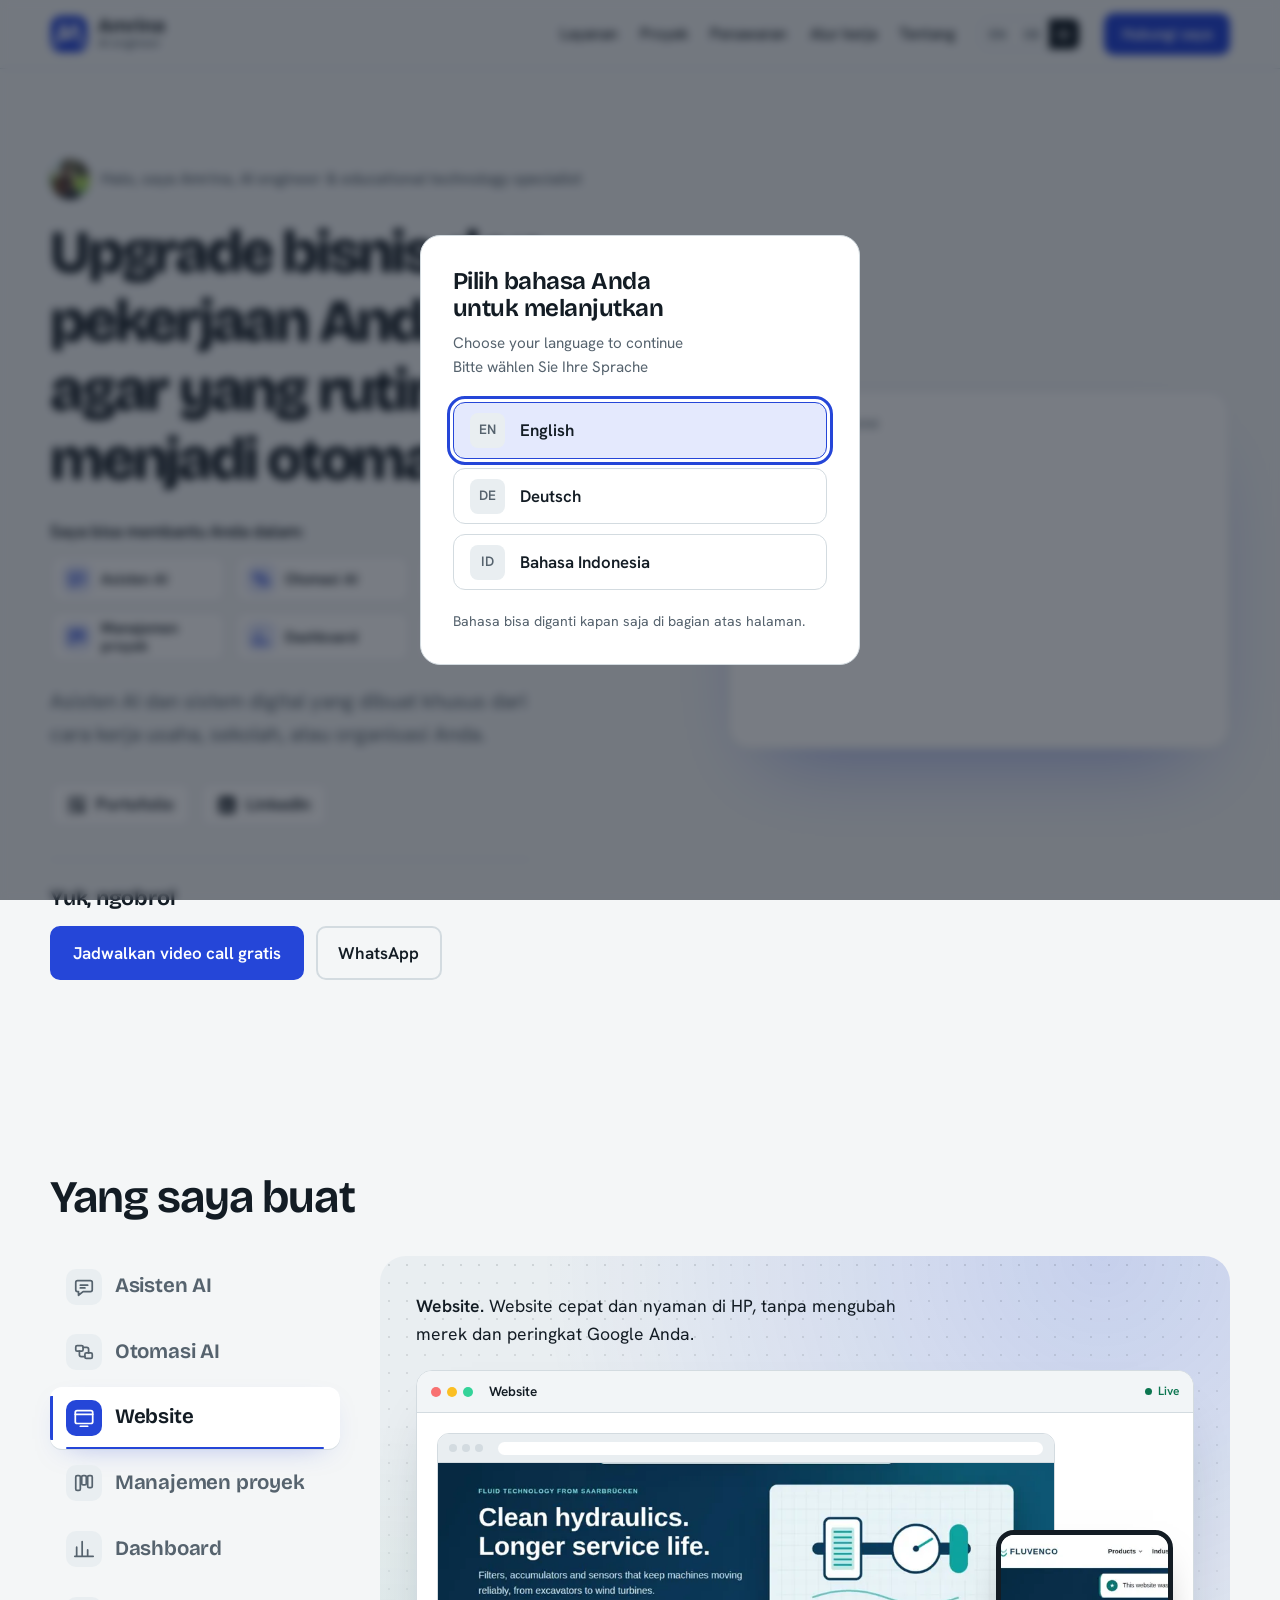
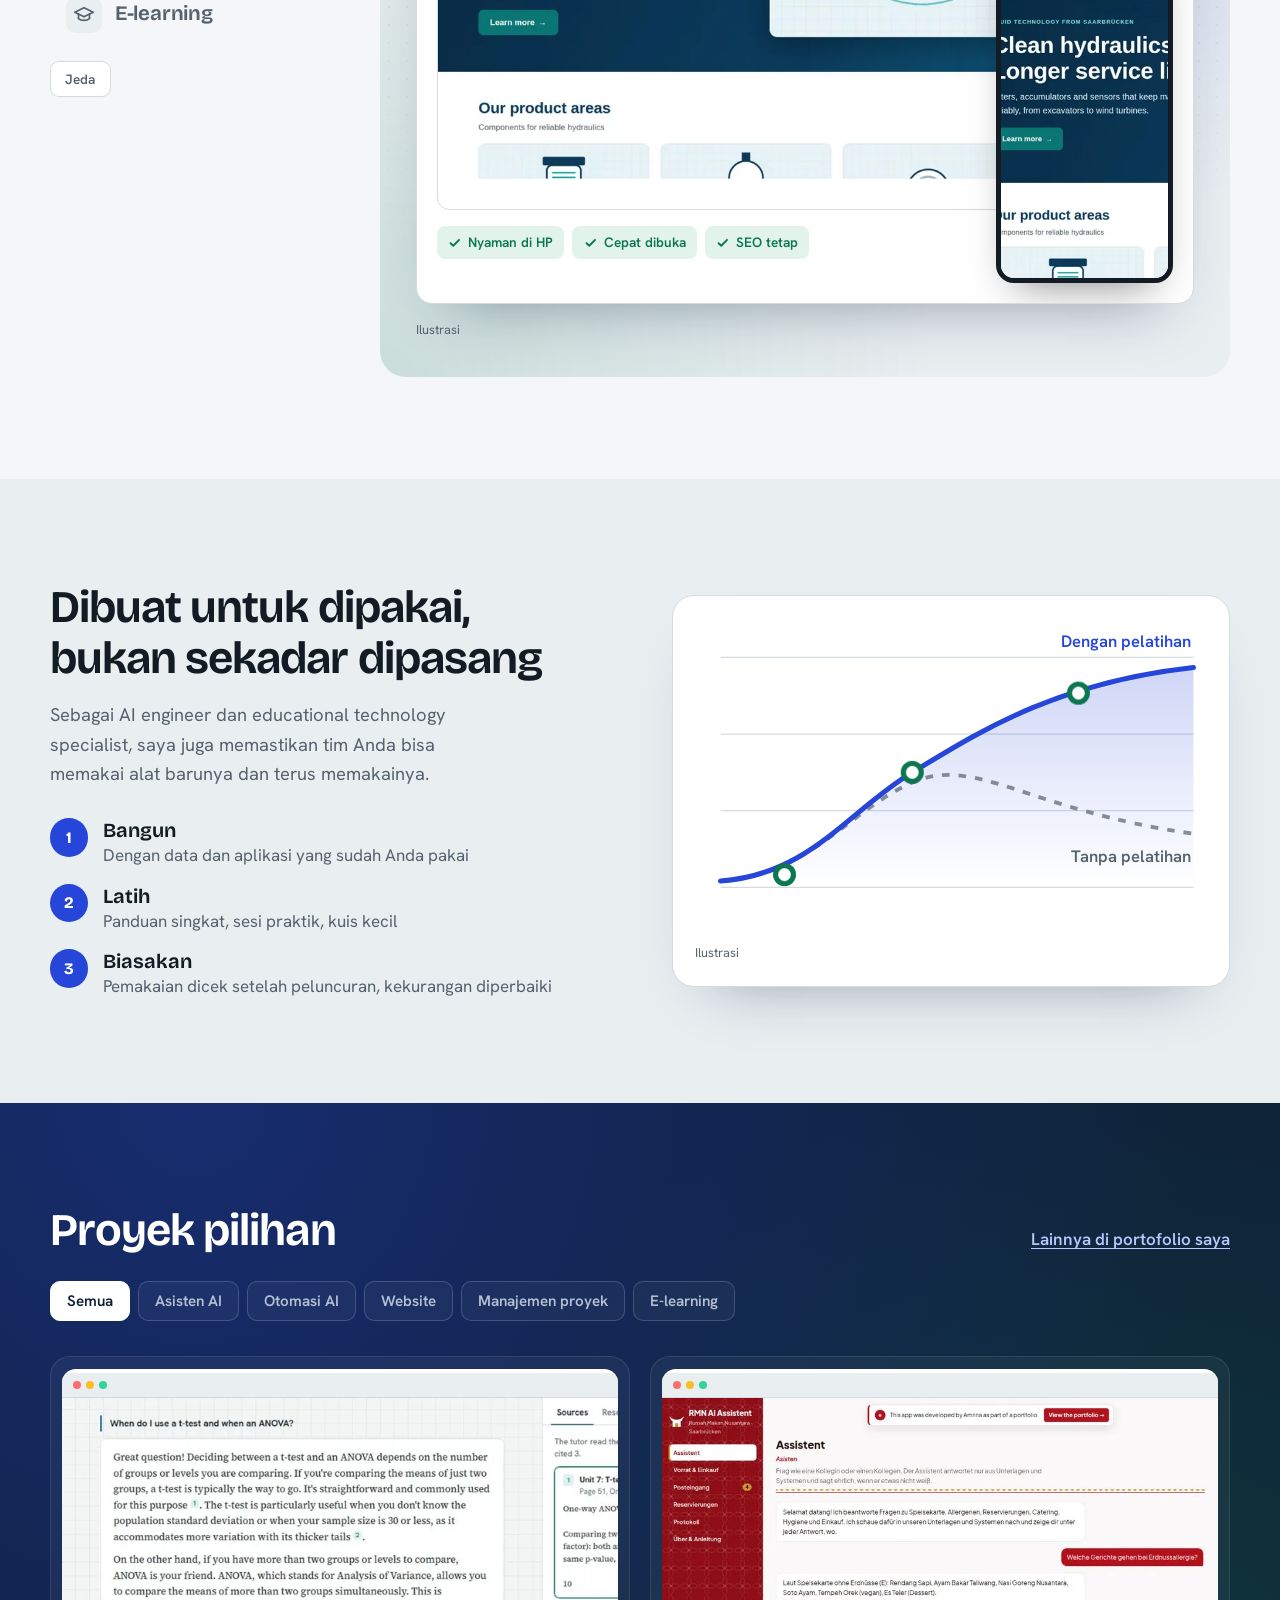
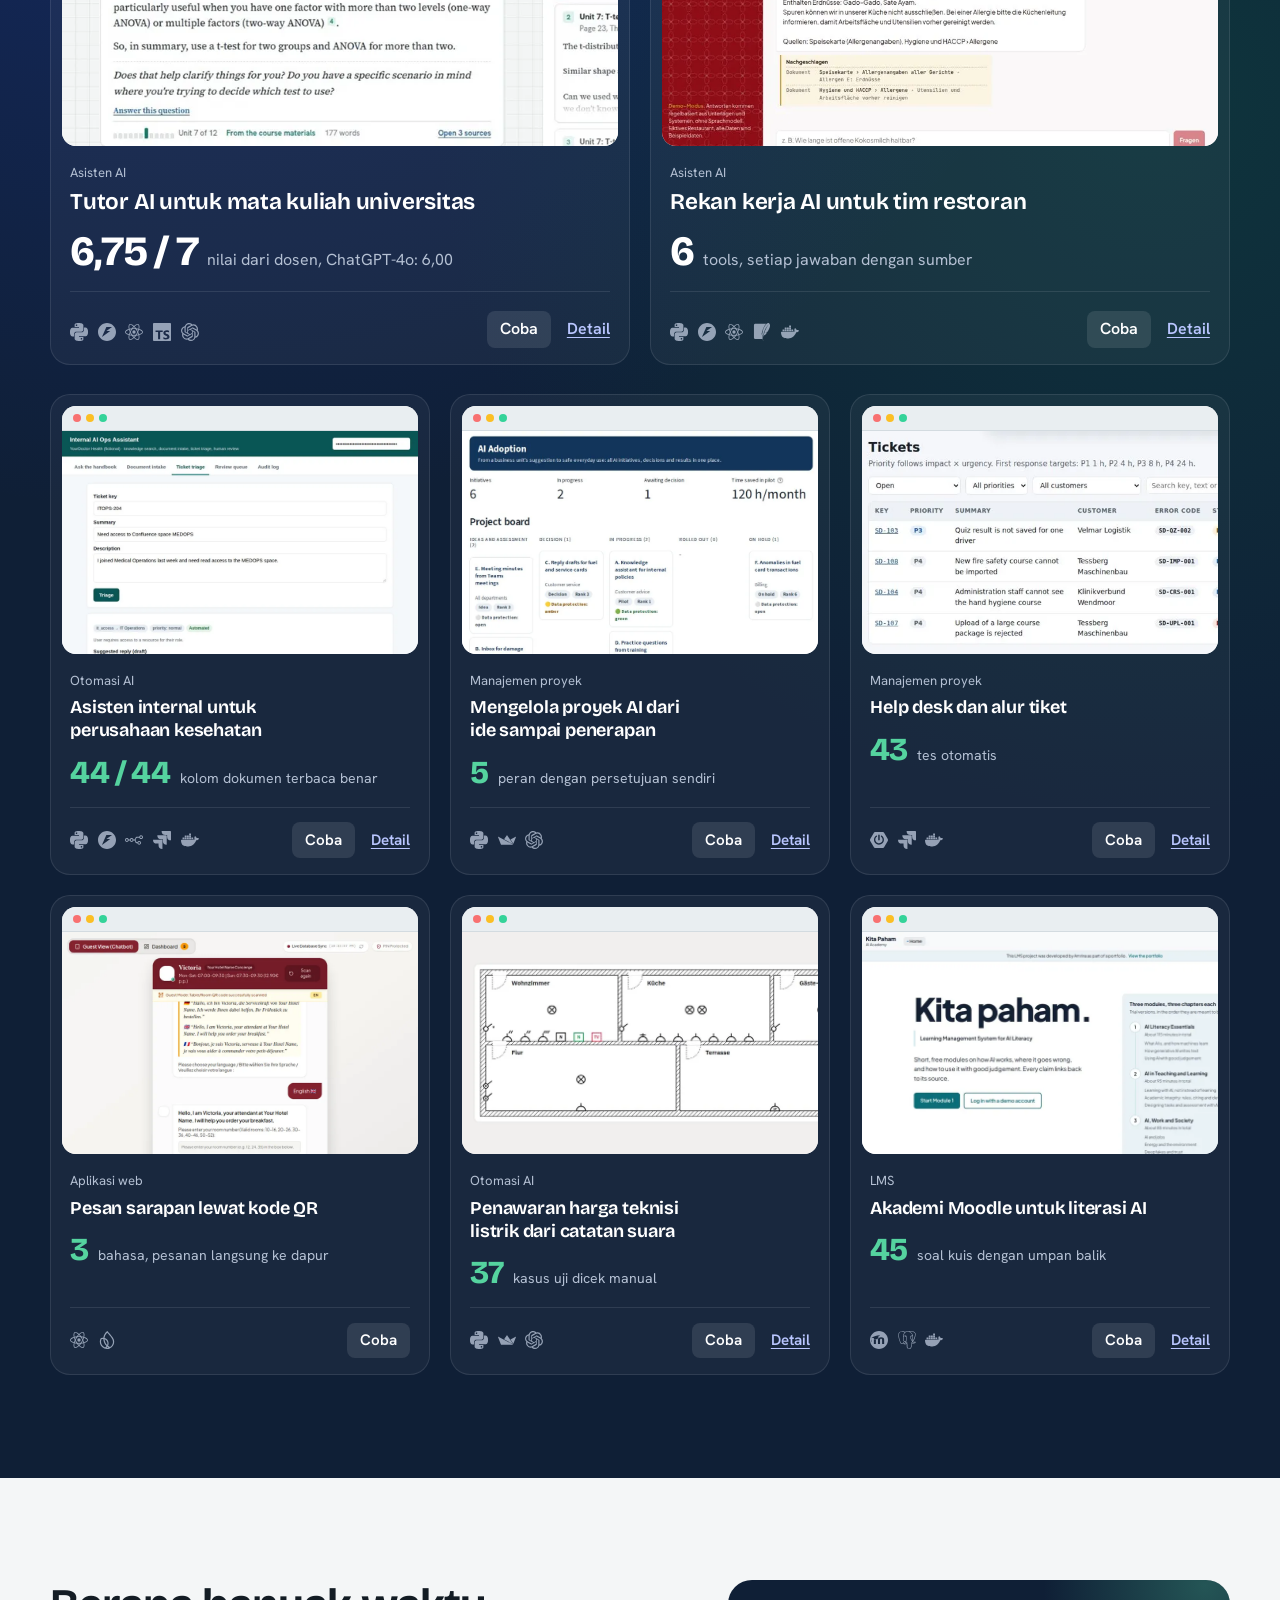
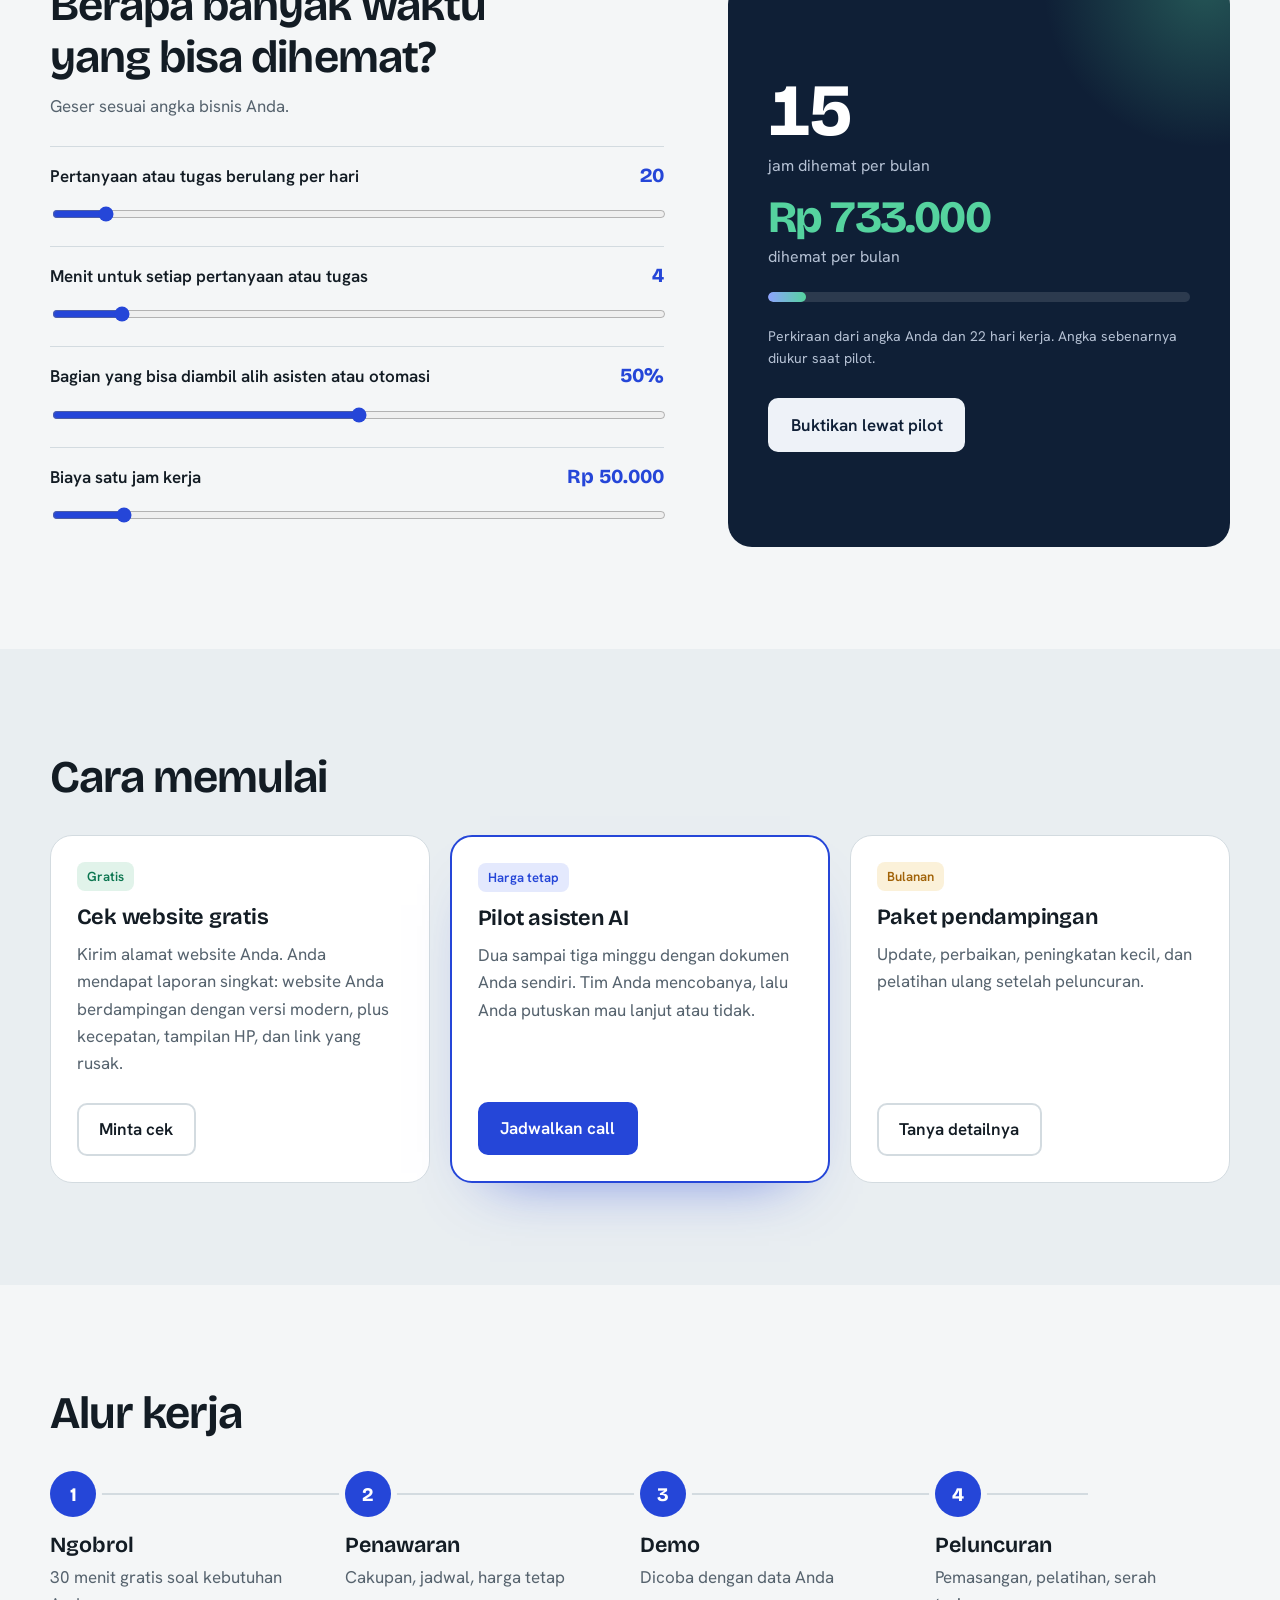
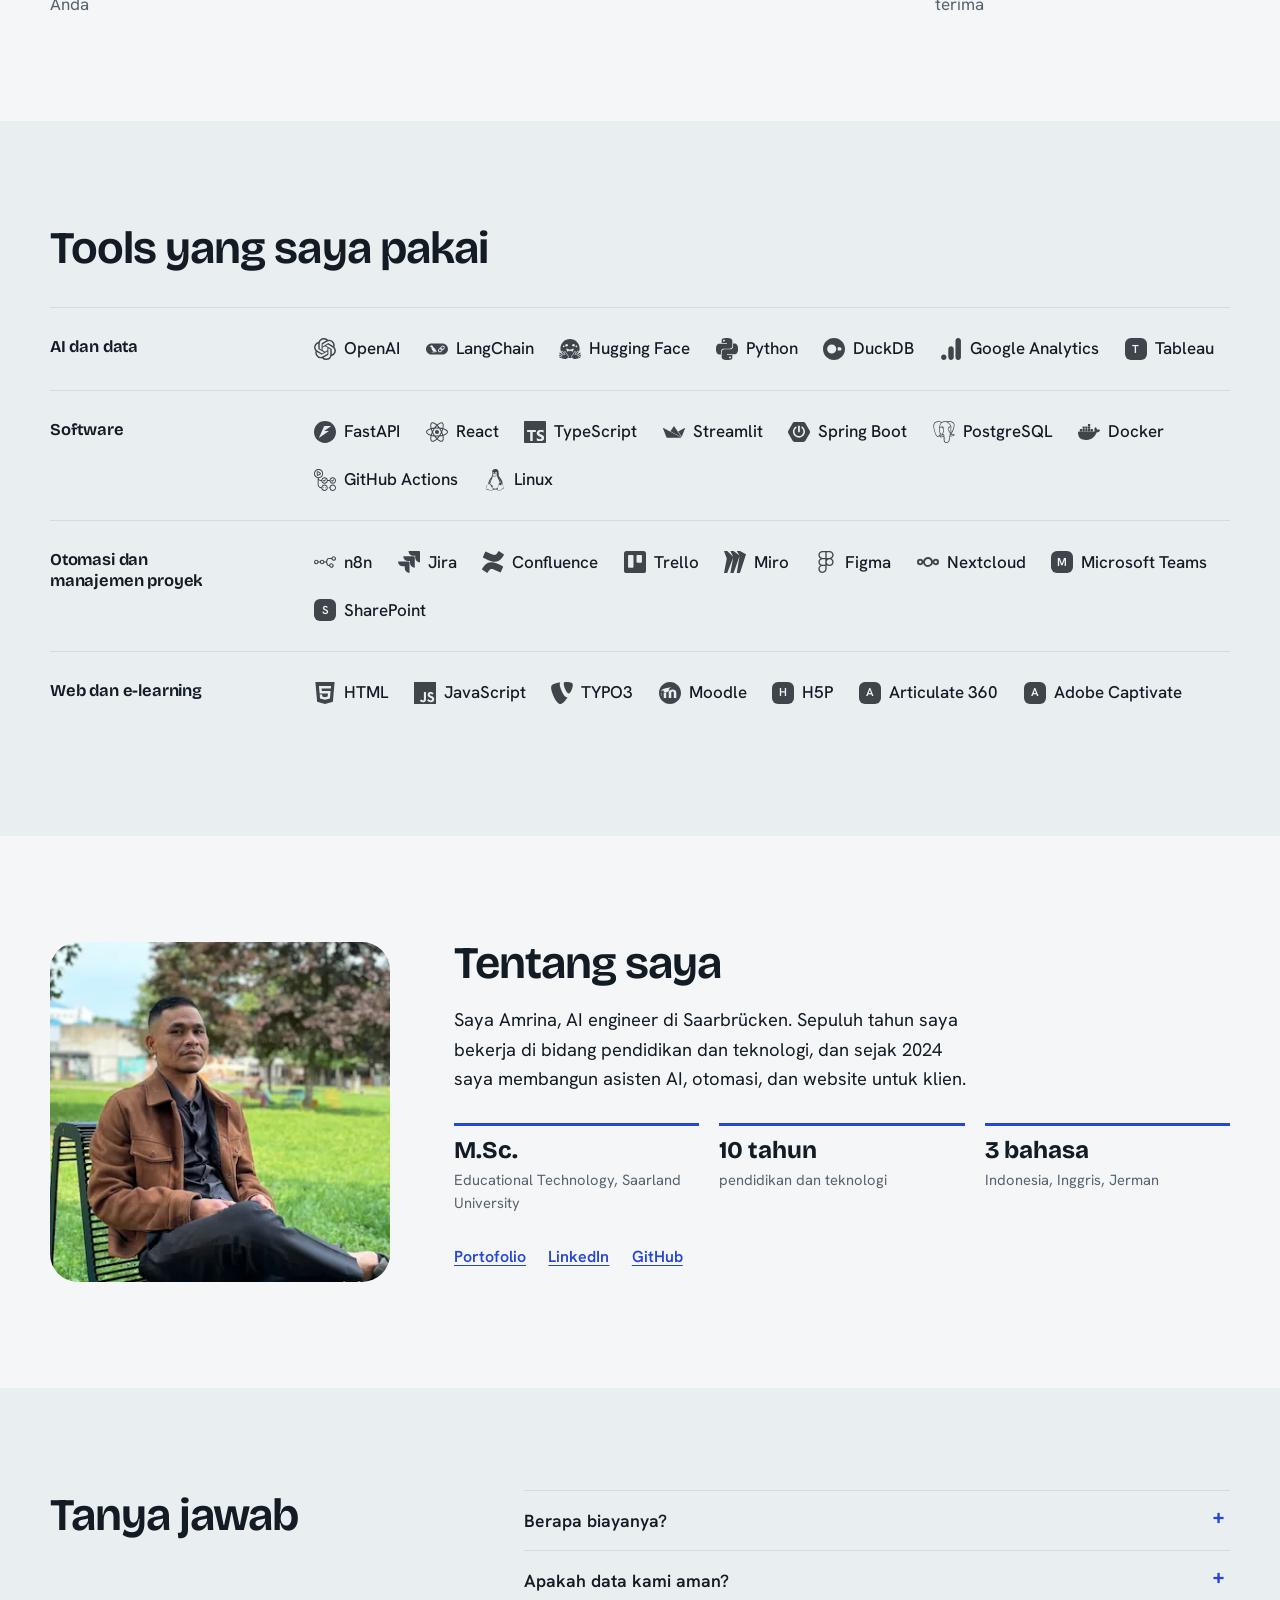
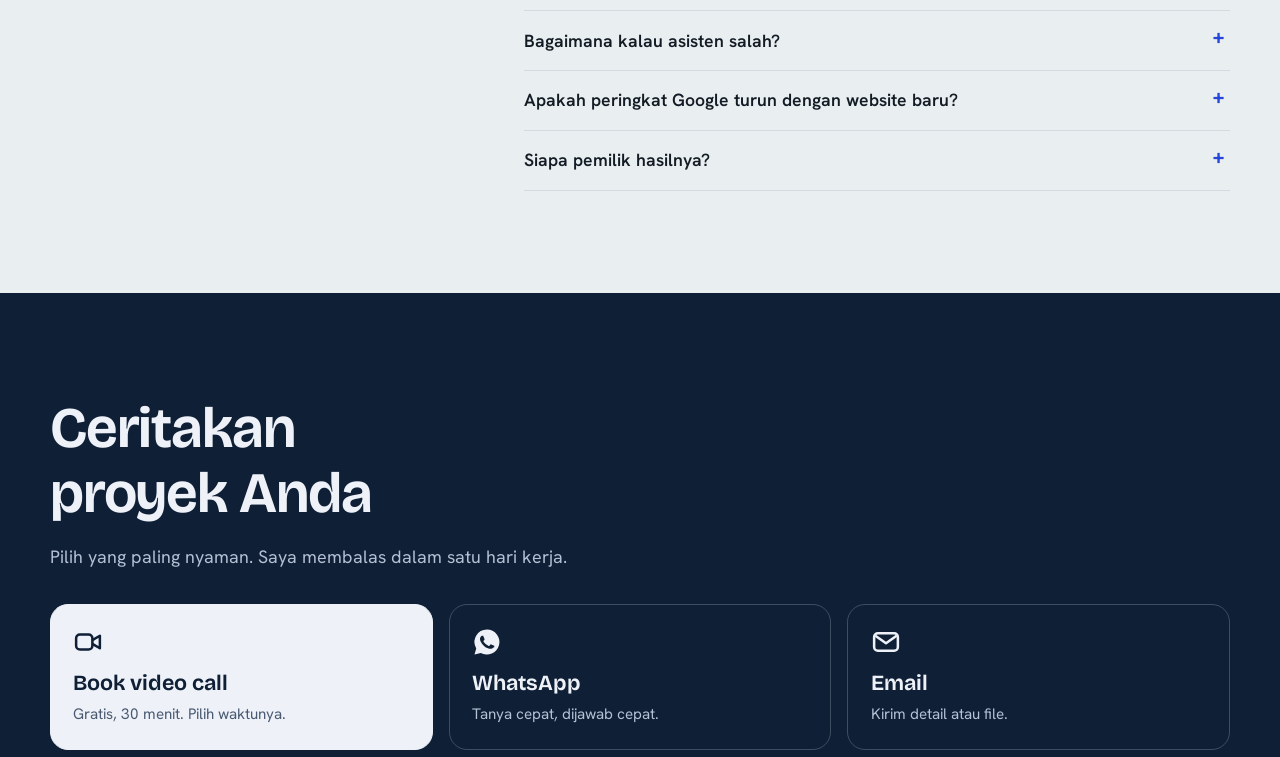
<file: id/index.html>
<!doctype html>
<html lang="id">
<head>
<meta charset="utf-8">
<meta name="viewport" content="width=device-width, initial-scale=1">
<title>Amrina, AI engineer: asisten AI, otomasi, dan website</title>
<meta name="description" content="Halo, saya Amrina, AI engineer dan educational technology specialist dengan pengalaman 10 tahun. Saya membantu bisnis, sekolah, dan organisasi menghemat waktu lewat asisten AI, otomasi, dan website.">
<link rel="canonical" href="https://sayamrina.github.io/amrinawork/id/">
<link rel="alternate" hreflang="en" href="https://sayamrina.github.io/amrinawork/">
<link rel="alternate" hreflang="de" href="https://sayamrina.github.io/amrinawork/de/">
<link rel="alternate" hreflang="id" href="https://sayamrina.github.io/amrinawork/id/">
<link rel="alternate" hreflang="x-default" href="https://sayamrina.github.io/amrinawork/">
<meta property="og:title" content="Amrina, AI engineer: asisten AI, otomasi, dan website">
<meta property="og:description" content="Halo, saya Amrina, AI engineer dan educational technology specialist dengan pengalaman 10 tahun. Saya membantu bisnis, sekolah, dan organisasi menghemat waktu lewat asisten AI, otomasi, dan website.">
<meta property="og:type" content="website">
<meta property="og:url" content="https://sayamrina.github.io/amrinawork/id/">
<meta property="og:image" content="https://sayamrina.github.io/amrinawork/img/amrina.webp">
<meta name="theme-color" content="#f4f6f7" media="(prefers-color-scheme: light)">
<meta name="theme-color" content="#0f1519" media="(prefers-color-scheme: dark)">
<link rel="icon" href="../favicon.svg" type="image/svg+xml">
<script type="application/ld+json">{"@context": "https://schema.org", "@type": "ProfessionalService", "name": "Amrina, AI engineer", "url": "https://sayamrina.github.io/amrinawork/id/", "image": "https://sayamrina.github.io/amrinawork/img/amrina.webp", "description": "Halo, saya Amrina, AI engineer dan educational technology specialist dengan pengalaman 10 tahun. Saya membantu bisnis, sekolah, dan organisasi menghemat waktu lewat asisten AI, otomasi, dan website.", "email": "its.amrinaali@gmail.com", "telephone": "+4915129529331", "inLanguage": "id", "address": {"@type": "PostalAddress", "addressLocality": "Saarbrücken", "addressCountry": "DE"}, "areaServed": ["DE", "ID", "Worldwide"], "founder": {"@type": "Person", "name": "Amrina", "jobTitle": "AI engineer and educational technology specialist", "alumniOf": "Saarland University", "sameAs": ["https://sayamrina.github.io/", "https://www.linkedin.com/in/amrina-ali-487025119/", "https://github.com/sayamrina"]}, "knowsLanguage": ["en", "de", "id"]}</script>
<link rel="stylesheet" href="../fonts.css?v=7325ad32">
<link rel="stylesheet" href="../style.css?v=7325ad32">
</head>
<body data-lang="id">
<div class="scroll-sentinel" aria-hidden="true"></div>
<a class="skip" href="#main">Langsung ke isi</a>

<header class="top">
  <div class="wrap top-in">
    <a class="brand" href="#main"><svg class="mark" aria-hidden="true" width="38" height="38" xmlns="http://www.w3.org/2000/svg" viewBox="0 0 48 48"><rect x="1" y="1" width="46" height="46" rx="13" fill="#2546d8"/><path d="M8.5 36.5L16.5 11.5 24 31 31.5 11.5 39.5 36.5" fill="none" stroke="#fff" stroke-width="4.2" stroke-linecap="round" stroke-linejoin="round"/><path d="M12.6 28h7.4" stroke="#fff" stroke-width="4.2" stroke-linecap="round"/></svg><span>Amrina<small>AI engineer</small></span></a>
    <button class="menu-btn" aria-expanded="false" aria-controls="nav">Menu</button>
    <nav id="nav" class="nav" aria-label="Main">
      <a href="#services">Layanan</a>
      <a href="#work">Proyek</a>
      <a href="#offers">Penawaran</a>
      <a href="#process">Alur kerja</a>
      <a href="#about">Tentang</a>
    </nav>
    <div class="switch" role="group" aria-label="Bahasa"><a href="../" data-lang="en" hreflang="en" lang="en" title="English">EN</a><a href="../de/" data-lang="de" hreflang="de" lang="de" title="Deutsch">DE</a><a href="../id/" data-lang="id" hreflang="id" lang="id" aria-current="true" title="Bahasa Indonesia">ID</a></div>
    <a class="btn btn-small" href="#contact">Hubungi saya</a>
  </div>
</header>

<main id="main">
<section class="hero">
  <div class="wrap hero-in">
    <div class="hero-copy">
      <p class="hi"><img src="../img/amrina.webp" alt="" width="40" height="40">Halo, saya Amrina, AI engineer & educational technology specialist</p>
      <h1>Upgrade bisnis dan pekerjaan Anda agar yang rutin menjadi otomatis.</h1>
      <p class="help-with" id="help-with">Saya bisa membantu Anda dalam:</p>
      <nav class="offer-tiles" aria-labelledby="help-with"><a class="tile" href="#services" data-tab="chat"><svg class="tab-ic" width="22" height="22" viewBox="0 0 24 24" aria-hidden="true" fill="none" stroke="currentColor" stroke-width="1.9" stroke-linecap="round" stroke-linejoin="round"><path d="M5 5h14a2 2 0 0 1 2 2v8a2 2 0 0 1-2 2h-8l-5 4v-4H5a2 2 0 0 1-2-2V7a2 2 0 0 1 2-2z"/><path d="M8 10h8M8 13h5"/></svg><span>Asisten AI</span></a><a class="tile" href="#services" data-tab="auto"><svg class="tab-ic" width="22" height="22" viewBox="0 0 24 24" aria-hidden="true" fill="none" stroke="currentColor" stroke-width="1.9" stroke-linecap="round" stroke-linejoin="round"><rect x="3" y="5" width="8" height="6" rx="1.5"/><rect x="13" y="13" width="8" height="6" rx="1.5"/><path d="M7 11v4a2 2 0 0 0 2 2h4M17 13V9a2 2 0 0 0-2-2h-4"/></svg><span>Otomasi AI</span></a><a class="tile" href="#services" data-tab="web"><svg class="tab-ic" width="22" height="22" viewBox="0 0 24 24" aria-hidden="true" fill="none" stroke="currentColor" stroke-width="1.9" stroke-linecap="round" stroke-linejoin="round"><rect x="2.5" y="4" width="19" height="14" rx="2"/><path d="M2.5 8h19M8 21h8"/></svg><span>Website</span></a><a class="tile" href="#services" data-tab="pm"><svg class="tab-ic" width="22" height="22" viewBox="0 0 24 24" aria-hidden="true" fill="none" stroke="currentColor" stroke-width="1.9" stroke-linecap="round" stroke-linejoin="round"><rect x="3" y="4" width="5" height="16" rx="1.5"/><rect x="9.5" y="4" width="5" height="10" rx="1.5"/><rect x="16" y="4" width="5" height="13" rx="1.5"/></svg><span>Manajemen proyek</span></a><a class="tile" href="#services" data-tab="dash"><svg class="tab-ic" width="22" height="22" viewBox="0 0 24 24" aria-hidden="true" fill="none" stroke="currentColor" stroke-width="1.9" stroke-linecap="round" stroke-linejoin="round"><path d="M4 20V10M10 20V4M16 20v-7M22 20H2"/></svg><span>Dashboard</span></a><a class="tile" href="#services" data-tab="learn"><svg class="tab-ic" width="22" height="22" viewBox="0 0 24 24" aria-hidden="true" fill="none" stroke="currentColor" stroke-width="1.9" stroke-linecap="round" stroke-linejoin="round"><path d="M2 9l10-5 10 5-10 5-10-5z"/><path d="M6 11v5c3 2.5 9 2.5 12 0v-5"/></svg><span>E-learning</span></a></nav>
      <p class="lede">Asisten AI dan sistem digital yang dibuat khusus dari cara kerja usaha, sekolah, atau organisasi Anda.</p>
      <div class="hero-links" role="group" aria-label="Lihat karya saya">
        <a class="pill-link" href="https://sayamrina.github.io/" target="_blank" rel="noopener"><svg width="20" height="20" viewBox="0 0 24 24" aria-hidden="true"><rect x="3" y="3" width="7.5" height="7.5" rx="2" fill="none" stroke="currentColor" stroke-width="2"/><rect x="13.5" y="3" width="7.5" height="7.5" rx="2" fill="none" stroke="currentColor" stroke-width="2"/><rect x="3" y="13.5" width="7.5" height="7.5" rx="2" fill="none" stroke="currentColor" stroke-width="2"/><rect x="13.5" y="13.5" width="7.5" height="7.5" rx="2" fill="currentColor"/></svg>Portofolio</a>
        <a class="pill-link" href="https://www.linkedin.com/in/amrina-ali-487025119/" target="_blank" rel="noopener"><svg width="20" height="20" viewBox="0 0 24 24" aria-hidden="true"><rect x="2" y="2" width="20" height="20" rx="4" fill="currentColor"/><path d="M7 10v7M7 7v.01M11 17v-7m0 3.2c0-1.9 1.2-3.2 2.9-3.2 1.6 0 2.6 1.1 2.6 3.1V17" fill="none" stroke="var(--paper)" stroke-width="2.2" stroke-linecap="round"/></svg>LinkedIn</a>
      </div>
      <p class="lets">Yuk, ngobrol</p>
      <p class="actions"><a class="btn" href="https://calendar.app.google/sSNyLLXYJH6unQuL9" target="_blank" rel="noopener">Jadwalkan video call gratis</a> <a class="btn btn-line" href="https://wa.me/4915129529331?text=Halo%20Amrina%2C%20saya%20ada%20pertanyaan%20soal%20proyek%3A" target="_blank" rel="noopener">WhatsApp</a></p>
    </div>
    <figure class="chat" aria-label="Contoh: asisten hotel">
      <figcaption>Contoh: asisten hotel</figcaption>
      <div class="msg msg-guest">Ada kamar yang menghadap taman? Sudah termasuk sarapan?</div>
      <div class="typing" aria-hidden="true"><i></i><i></i><i></i></div>
      <div class="msg msg-ai">Ada, sayap taman menghadap taman dalam dan kolam renang. Sarapan termasuk dalam tarif Kamar + Sarapan<sup><a href="#src1">1</a></sup>.</div>
      <div class="source" id="src1"><span class="source-n">1</span><div><span class="source-t">Sumber</span><b>Tarif kamar 2026.pdf</b>, halaman 2</div></div>
    </figure>
  </div>
</section>

<section id="services" class="block">
  <div class="wrap">
    <h2>Yang saya buat</h2>
    <div class="bench">
      <div class="tabs-col">
        <div class="tabs" role="tablist" aria-label="Yang saya buat">
<button type="button" role="tab" id="tab-chat" data-panel="panel-chat" aria-selected="true"><svg class="tab-ic" width="22" height="22" viewBox="0 0 24 24" aria-hidden="true" fill="none" stroke="currentColor" stroke-width="1.9" stroke-linecap="round" stroke-linejoin="round"><path d="M5 5h14a2 2 0 0 1 2 2v8a2 2 0 0 1-2 2h-8l-5 4v-4H5a2 2 0 0 1-2-2V7a2 2 0 0 1 2-2z"/><path d="M8 10h8M8 13h5"/></svg><span>Asisten AI</span><i class="prog" aria-hidden="true"></i></button>
<button type="button" role="tab" id="tab-auto" data-panel="panel-auto" aria-selected="false" tabindex="-1"><svg class="tab-ic" width="22" height="22" viewBox="0 0 24 24" aria-hidden="true" fill="none" stroke="currentColor" stroke-width="1.9" stroke-linecap="round" stroke-linejoin="round"><rect x="3" y="5" width="8" height="6" rx="1.5"/><rect x="13" y="13" width="8" height="6" rx="1.5"/><path d="M7 11v4a2 2 0 0 0 2 2h4M17 13V9a2 2 0 0 0-2-2h-4"/></svg><span>Otomasi AI</span><i class="prog" aria-hidden="true"></i></button>
<button type="button" role="tab" id="tab-web" data-panel="panel-web" aria-selected="false" tabindex="-1"><svg class="tab-ic" width="22" height="22" viewBox="0 0 24 24" aria-hidden="true" fill="none" stroke="currentColor" stroke-width="1.9" stroke-linecap="round" stroke-linejoin="round"><rect x="2.5" y="4" width="19" height="14" rx="2"/><path d="M2.5 8h19M8 21h8"/></svg><span>Website</span><i class="prog" aria-hidden="true"></i></button>
<button type="button" role="tab" id="tab-pm" data-panel="panel-pm" aria-selected="false" tabindex="-1"><svg class="tab-ic" width="22" height="22" viewBox="0 0 24 24" aria-hidden="true" fill="none" stroke="currentColor" stroke-width="1.9" stroke-linecap="round" stroke-linejoin="round"><rect x="3" y="4" width="5" height="16" rx="1.5"/><rect x="9.5" y="4" width="5" height="10" rx="1.5"/><rect x="16" y="4" width="5" height="13" rx="1.5"/></svg><span>Manajemen proyek</span><i class="prog" aria-hidden="true"></i></button>
<button type="button" role="tab" id="tab-dash" data-panel="panel-dash" aria-selected="false" tabindex="-1"><svg class="tab-ic" width="22" height="22" viewBox="0 0 24 24" aria-hidden="true" fill="none" stroke="currentColor" stroke-width="1.9" stroke-linecap="round" stroke-linejoin="round"><path d="M4 20V10M10 20V4M16 20v-7M22 20H2"/></svg><span>Dashboard</span><i class="prog" aria-hidden="true"></i></button>
<button type="button" role="tab" id="tab-learn" data-panel="panel-learn" aria-selected="false" tabindex="-1"><svg class="tab-ic" width="22" height="22" viewBox="0 0 24 24" aria-hidden="true" fill="none" stroke="currentColor" stroke-width="1.9" stroke-linecap="round" stroke-linejoin="round"><path d="M2 9l10-5 10 5-10 5-10-5z"/><path d="M6 11v5c3 2.5 9 2.5 12 0v-5"/></svg><span>E-learning</span><i class="prog" aria-hidden="true"></i></button>
        </div>
        <button type="button" class="autoplay-btn" data-pause="Jeda" data-play="Putar">Jeda</button>
      </div>
      <div class="stage">
<div class="panel" role="tabpanel" id="panel-chat" aria-labelledby="tab-chat" tabindex="0">
  <p class="panel-line"><b>Asisten AI.</b> Menjawab dari dokumen Anda, menunjukkan sumbernya, dan menyerahkan ke tim Anda saat ragu.</p>
  <div class="win">
  <div class="win-bar"><i></i><i></i><i></i><span class="win-title">Asisten tamu</span><span class="live">Live</span></div>
  <div class="win-body"><div class="vz-chat">
  <div class="b b-guest s1">Boleh bawa anjing?</div>
  <div class="dots s2" aria-hidden="true"><i></i><i></i><i></i></div>
  <div class="b b-ai s3">Saya tidak menemukan aturan soal ini, jadi pertanyaan Anda sudah saya teruskan ke resepsionis.</div>
  <div class="handover s4"><svg width="18" height="18" viewBox="0 0 20 20" aria-hidden="true"><circle cx="10" cy="7" r="3.2" fill="currentColor"/><path d="M3.5 17c.8-3.2 3.4-5 6.5-5s5.7 1.8 6.5 5" fill="currentColor"/></svg>Diteruskan ke: Resepsionis</div>
  <div class="toast s5"><svg class="ck" width="16" height="16" viewBox="0 0 16 16" aria-hidden="true"><path d="M3 8.5l3.2 3L13 4.5" fill="none" stroke="currentColor" stroke-width="2.2" stroke-linecap="round" stroke-linejoin="round"/></svg>Resepsionis diberi tahu</div>
</div></div>
</div>
  <p class="panel-cap">Ilustrasi</p>
</div>
<div class="panel" role="tabpanel" id="panel-auto" aria-labelledby="tab-auto" hidden>
  <p class="panel-line"><b>Otomasi AI.</b> Email, formulir, dan PDF menjadi data yang sudah dicek dan draf balasan.</p>
  <div class="win">
  <div class="win-bar"><i></i><i></i><i></i><span class="win-title">Kotak masuk</span><span class="live">Live</span></div>
  <div class="win-body"><div class="vz-auto">
  <div class="mail"><p class="mail-from">Dari: tamu, Perubahan reservasi</p><p>Halo, bisa pindahkan menginap kami di <mark class="hl h1">kamar 214</mark> ke <mark class="hl h2">12 Desember</mark> dan <mark class="hl h3">check-out lebih siang</mark>?</p><span class="scan" aria-hidden="true"></span></div>
  <svg class="flow" width="54" height="24" viewBox="0 0 60 24" aria-hidden="true"><path d="M2 12h50m-8-8 8 8-8 8" fill="none" stroke="currentColor" stroke-width="2.5" stroke-linecap="round" stroke-linejoin="round"/></svg>
  <div class="fields"><ul><li class="f1"><span><i class="dot h1"></i>Kamar</span><b>214</b><svg class="ck" width="16" height="16" viewBox="0 0 16 16" aria-hidden="true"><path d="M3 8.5l3.2 3L13 4.5" fill="none" stroke="currentColor" stroke-width="2.2" stroke-linecap="round" stroke-linejoin="round"/></svg></li><li class="f2"><span><i class="dot h2"></i>Tanggal baru</span><b>12 Des</b><svg class="ck" width="16" height="16" viewBox="0 0 16 16" aria-hidden="true"><path d="M3 8.5l3.2 3L13 4.5" fill="none" stroke="currentColor" stroke-width="2.2" stroke-linecap="round" stroke-linejoin="round"/></svg></li><li class="f3"><span><i class="dot h3"></i>Permintaan</span><b>Late check-out</b><svg class="ck" width="16" height="16" viewBox="0 0 16 16" aria-hidden="true"><path d="M3 8.5l3.2 3L13 4.5" fill="none" stroke="currentColor" stroke-width="2.2" stroke-linecap="round" stroke-linejoin="round"/></svg></li></ul><p class="done"><svg class="ck" width="16" height="16" viewBox="0 0 16 16" aria-hidden="true"><path d="M3 8.5l3.2 3L13 4.5" fill="none" stroke="currentColor" stroke-width="2.2" stroke-linecap="round" stroke-linejoin="round"/></svg>Draf balasan siap</p></div>
</div></div>
</div>
  <p class="panel-cap">Ilustrasi</p>
</div>
<div class="panel" role="tabpanel" id="panel-web" aria-labelledby="tab-web" hidden>
  <p class="panel-line"><b>Website.</b> Website cepat dan nyaman di HP, tanpa mengubah merek dan peringkat Google Anda.</p>
  <div class="win">
  <div class="win-bar"><i></i><i></i><i></i><span class="win-title">Website</span><span class="live">Live</span></div>
  <div class="win-body"><div class="vz-web">
  <div class="browser"><div class="bar"><i></i><i></i><i></i><span></span></div><div class="viewport"><img src="../img/web.webp" alt="" width="900" height="563" loading="lazy"></div></div>
  <div class="phone"><img src="../img/web.webp" alt="" width="900" height="563" loading="lazy"></div>
  <ul class="checks"><li class="c1"><svg class="ck" width="16" height="16" viewBox="0 0 16 16" aria-hidden="true"><path d="M3 8.5l3.2 3L13 4.5" fill="none" stroke="currentColor" stroke-width="2.2" stroke-linecap="round" stroke-linejoin="round"/></svg>Nyaman di HP</li><li class="c2"><svg class="ck" width="16" height="16" viewBox="0 0 16 16" aria-hidden="true"><path d="M3 8.5l3.2 3L13 4.5" fill="none" stroke="currentColor" stroke-width="2.2" stroke-linecap="round" stroke-linejoin="round"/></svg>Cepat dibuka</li><li class="c3"><svg class="ck" width="16" height="16" viewBox="0 0 16 16" aria-hidden="true"><path d="M3 8.5l3.2 3L13 4.5" fill="none" stroke="currentColor" stroke-width="2.2" stroke-linecap="round" stroke-linejoin="round"/></svg>SEO tetap</li></ul>
</div></div>
</div>
  <p class="panel-cap">Ilustrasi</p>
</div>
<div class="panel" role="tabpanel" id="panel-pm" aria-labelledby="tab-pm" hidden>
  <p class="panel-line"><b>Manajemen proyek.</b> Sistem tiket, persetujuan, dan papan tugas dengan hak akses, terhubung ke Jira, Trello, atau Teams.</p>
  <div class="win">
  <div class="win-bar"><i></i><i></i><i></i><span class="win-title">Papan tim</span><span class="live">Live</span></div>
  <div class="win-body"><div class="vz-pm">
  <div class="col"><h4>Antre</h4>
    <div class="card new"><em class="p p1">P1</em><span>Balas keluhan tamu</span><small class="assign">Untuk: Resepsionis</small></div>
    <div class="card"><em class="p p2">P2</em><span>Perbarui daftar harga</span></div>
  </div>
  <div class="col"><h4>Dikerjakan</h4><div class="card"><em class="p p3">P3</em><span>Siapkan promo akhir tahun</span><div class="mini-track"><i></i></div></div></div>
  <div class="col"><h4>Selesai</h4><div class="card done"><svg class="ck" width="16" height="16" viewBox="0 0 16 16" aria-hidden="true"><path d="M3 8.5l3.2 3L13 4.5" fill="none" stroke="currentColor" stroke-width="2.2" stroke-linecap="round" stroke-linejoin="round"/></svg><span>Menu baru online</span></div></div>
  <p class="pm-note">Tiket baru dari email, otomatis diberi prioritas dan penanggung jawab</p>
</div></div>
</div>
  <p class="panel-cap">Ilustrasi</p>
</div>
<div class="panel" role="tabpanel" id="panel-dash" aria-labelledby="tab-dash" hidden>
  <p class="panel-line"><b>Dashboard.</b> Angka bisnis Anda dalam satu tampilan, diperbarui otomatis.</p>
  <div class="win">
  <div class="win-bar"><i></i><i></i><i></i><span class="win-title">Ringkasan</span><span class="live">Live</span></div>
  <div class="win-body"><div class="vz-dash">
  <div class="kpis"><div><b class="count" data-to="+18%">+18%</b><span>Reservasi langsung</span></div><div><b class="count" data-to="4">4</b><span>Permintaan terbuka</span></div></div>
  <p class="dash-t">Reservasi per bulan</p>
  <svg class="bars" width="300" height="140" viewBox="0 0 300 100" preserveAspectRatio="none" aria-hidden="true"><rect class="r" style="--i:0" x="4" y="62" width="17" height="38" rx="3"/><rect class="r" style="--i:1" x="29" y="56" width="17" height="44" rx="3"/><rect class="r" style="--i:2" x="54" y="59" width="17" height="41" rx="3"/><rect class="r" style="--i:3" x="79" y="48" width="17" height="52" rx="3"/><rect class="r" style="--i:4" x="104" y="42" width="17" height="58" rx="3"/><rect class="r" style="--i:5" x="129" y="45" width="17" height="55" rx="3"/><rect class="r" style="--i:6" x="154" y="34" width="17" height="66" rx="3"/><rect class="r" style="--i:7" x="179" y="28" width="17" height="72" rx="3"/><rect class="r" style="--i:8" x="204" y="31" width="17" height="69" rx="3"/><rect class="r" style="--i:9" x="229" y="20" width="17" height="80" rx="3"/><rect class="r" style="--i:10" x="254" y="14" width="17" height="86" rx="3"/><rect class="r" style="--i:11" x="279" y="6" width="17" height="94" rx="3"/><polyline class="trend" points="12.5,54 37.5,48 62.5,51 87.5,40 112.5,34 137.5,37 162.5,26 187.5,20 212.5,23 237.5,12 262.5,6 287.5,-2" fill="none" vector-effect="non-scaling-stroke"/></svg>
</div></div>
</div>
  <p class="panel-cap">Data contoh</p>
</div>
<div class="panel" role="tabpanel" id="panel-learn" aria-labelledby="tab-learn" hidden>
  <p class="panel-line"><b>E-learning.</b> Platform Moodle, kursus interaktif, dan tutor AI.</p>
  <div class="win">
  <div class="win-bar"><i></i><i></i><i></i><span class="win-title">Kursus</span><span class="live">Live</span></div>
  <div class="win-body"><div class="vz-learn">
  <ul class="mods"><li style="--w:100%"><span>Modul 1</span><div class="track"><i></i></div><svg class="ck" width="16" height="16" viewBox="0 0 16 16" aria-hidden="true"><path d="M3 8.5l3.2 3L13 4.5" fill="none" stroke="currentColor" stroke-width="2.2" stroke-linecap="round" stroke-linejoin="round"/></svg></li><li style="--w:60%"><span>Modul 2</span><div class="track"><i></i></div><em>60%</em></li><li style="--w:0%"><span>Modul 3</span><div class="track"><i></i></div><em class="unlock">Terbuka</em></li></ul>
  <div class="award"><svg width="64" height="64" viewBox="0 0 48 48" aria-hidden="true"><circle cx="24" cy="20" r="15" fill="currentColor"/><path d="M15 32l-4 12 7-3 4 6 2-14m9-1 4 12-7-3-4 6-2-14" fill="currentColor" opacity=".55"/><path d="M24 11l2.8 5.7 6.2.9-4.5 4.4 1 6.2L24 25.3l-5.5 2.9 1-6.2-4.5-4.4 6.2-.9z" fill="#fff"/></svg><div><b>Badge didapat</b><span>Sertifikat PDF</span></div></div>
</div></div>
</div>
  <p class="panel-cap">Ilustrasi</p>
</div>
      </div>
    </div>
  </div>
</section>

<section id="adopt" class="block block-tint">
  <div class="wrap adopt">
    <div>
      <h2>Dibuat untuk dipakai, bukan sekadar dipasang</h2>
      <p class="adopt-p">Sebagai AI engineer dan educational technology specialist, saya juga memastikan tim Anda bisa memakai alat barunya dan terus memakainya.</p>
      <ol class="adopt-steps"><li><b>Bangun</b><span>Dengan data dan aplikasi yang sudah Anda pakai</span></li><li><b>Latih</b><span>Panduan singkat, sesi praktik, kuis kecil</span></li><li><b>Biasakan</b><span>Pemakaian dicek setelah peluncuran, kekurangan diperbaiki</span></li></ol>
    </div>
    <figure class="curve-card"><svg class="curve" viewBox="0 0 400 240" width="400" height="240" role="img" aria-label="Dengan pelatihan / Tanpa pelatihan">
  <defs><linearGradient id="cg-id" x1="0" x2="0" y1="0" y2="1"><stop offset="0" stop-color="currentColor" stop-opacity=".22"/><stop offset="1" stop-color="currentColor" stop-opacity="0"/></linearGradient></defs>
  <path class="grid" d="M20 210H390M20 150H390M20 90H390M20 30H390"/>
  <path class="with-fill" d="M20 205 C 90 200, 120 150, 170 120 S 280 50, 390 38 V210 H20Z" fill="url(#cg-id)"/>
  <path class="without" d="M20 205 C 90 200, 120 150, 170 128 S 260 150, 390 168"/>
  <path class="with" d="M20 205 C 90 200, 120 150, 170 120 S 280 50, 390 38"/>
  <g class="marks"><circle cx="70" cy="200" r="7"/><circle cx="170" cy="120" r="7"/><circle cx="300" cy="58" r="7"/></g>
  <text x="388" y="190" text-anchor="end" class="lbl-without">Tanpa pelatihan</text><text x="388" y="22" text-anchor="end" class="lbl-with">Dengan pelatihan</text>
</svg><figcaption>Ilustrasi</figcaption></figure>
  </div>
</section>

<section id="work" class="block block-dark">
  <div class="wrap">
    <div class="head-row"><h2>Proyek pilihan</h2><a href="https://sayamrina.github.io/" target="_blank" rel="noopener">Lainnya di portofolio saya</a></div>
    <div class="filters" role="group" aria-label="Proyek pilihan"><button type="button" aria-pressed="true" data-cat="all">Semua</button><button type="button" aria-pressed="false" data-cat="chat">Asisten AI</button><button type="button" aria-pressed="false" data-cat="auto">Otomasi AI</button><button type="button" aria-pressed="false" data-cat="web">Website</button><button type="button" aria-pressed="false" data-cat="pm">Manajemen proyek</button><button type="button" aria-pressed="false" data-cat="learn">E-learning</button></div>
    <div class="cases">
<article class="case big" data-cats="chat learn">
  <a class="shot" href="https://sayamrina.github.io/erm-tutorai-2/open.html" target="_blank" rel="noopener" tabindex="-1" aria-hidden="true">
    <span class="shot-bar"><i></i><i></i><i></i></span>
    <img src="../img/erm.webp" alt="" loading="lazy">
    <span class="shot-cta">Coba</span>
  </a>
  <div class="case-body">
    <p class="kind">Asisten AI</p>
    <h3>Tutor AI untuk mata kuliah universitas</h3>
    <p class="metric"><b>6,75 / 7</b><span>nilai dari dosen, ChatGPT-4o: 6,00</span></p>
    <div class="case-foot"><span class="stack"><span title="Python"><svg aria-hidden="true" fill="currentColor" width="18" height="18" viewBox="0 0 24 24" xmlns="http://www.w3.org/2000/svg"><path d="M14.25.18l.9.2.73.26.59.3.45.32.34.34.25.34.16.33.1.3.04.26.02.2-.01.13V8.5l-.05.63-.13.55-.21.46-.26.38-.3.31-.33.25-.35.19-.35.14-.33.1-.3.07-.26.04-.21.02H8.77l-.69.05-.59.14-.5.22-.41.27-.33.32-.27.35-.2.36-.15.37-.1.35-.07.32-.04.27-.02.21v3.06H3.17l-.21-.03-.28-.07-.32-.12-.35-.18-.36-.26-.36-.36-.35-.46-.32-.59-.28-.73-.21-.88-.14-1.05-.05-1.23.06-1.22.16-1.04.24-.87.32-.71.36-.57.4-.44.42-.33.42-.24.4-.16.36-.1.32-.05.24-.01h.16l.06.01h8.16v-.83H6.18l-.01-2.75-.02-.37.05-.34.11-.31.17-.28.25-.26.31-.23.38-.2.44-.18.51-.15.58-.12.64-.1.71-.06.77-.04.84-.02 1.27.05zm-6.3 1.98l-.23.33-.08.41.08.41.23.34.33.22.41.09.41-.09.33-.22.23-.34.08-.41-.08-.41-.23-.33-.33-.22-.41-.09-.41.09zm13.09 3.95l.28.06.32.12.35.18.36.27.36.35.35.47.32.59.28.73.21.88.14 1.04.05 1.23-.06 1.23-.16 1.04-.24.86-.32.71-.36.57-.4.45-.42.33-.42.24-.4.16-.36.09-.32.05-.24.02-.16-.01h-8.22v.82h5.84l.01 2.76.02.36-.05.34-.11.31-.17.29-.25.25-.31.24-.38.2-.44.17-.51.15-.58.13-.64.09-.71.07-.77.04-.84.01-1.27-.04-1.07-.14-.9-.2-.73-.25-.59-.3-.45-.33-.34-.34-.25-.34-.16-.33-.1-.3-.04-.25-.02-.2.01-.13v-5.34l.05-.64.13-.54.21-.46.26-.38.3-.32.33-.24.35-.2.35-.14.33-.1.3-.06.26-.04.21-.02.13-.01h5.84l.69-.05.59-.14.5-.21.41-.28.33-.32.27-.35.2-.36.15-.36.1-.35.07-.32.04-.28.02-.21V6.07h2.09l.14.01zm-6.47 14.25l-.23.33-.08.41.08.41.23.33.33.23.41.08.41-.08.33-.23.23-.33.08-.41-.08-.41-.23-.33-.33-.23-.41-.08-.41.08z"/></svg><span class="sr">Python</span></span><span title="FastAPI"><svg aria-hidden="true" fill="currentColor" width="18" height="18" viewBox="0 0 24 24" xmlns="http://www.w3.org/2000/svg"><path d="M12 .0387C5.3729.0384.0003 5.3931 0 11.9988c-.001 6.6066 5.372 11.9628 12 11.9625 6.628.0003 12.001-5.3559 12-11.9625-.0003-6.6057-5.3729-11.9604-12-11.96m-.829 5.4153h7.55l-7.5805 5.3284h5.1828L5.279 18.5436q2.9466-6.5444 5.892-13.0896"/></svg><span class="sr">FastAPI</span></span><span title="React"><svg aria-hidden="true" fill="currentColor" width="18" height="18" viewBox="0 0 24 24" xmlns="http://www.w3.org/2000/svg"><path d="M14.23 12.004a2.236 2.236 0 0 1-2.235 2.236 2.236 2.236 0 0 1-2.236-2.236 2.236 2.236 0 0 1 2.235-2.236 2.236 2.236 0 0 1 2.236 2.236zm2.648-10.69c-1.346 0-3.107.96-4.888 2.622-1.78-1.653-3.542-2.602-4.887-2.602-.41 0-.783.093-1.106.278-1.375.793-1.683 3.264-.973 6.365C1.98 8.917 0 10.42 0 12.004c0 1.59 1.99 3.097 5.043 4.03-.704 3.113-.39 5.588.988 6.38.32.187.69.275 1.102.275 1.345 0 3.107-.96 4.888-2.624 1.78 1.654 3.542 2.603 4.887 2.603.41 0 .783-.09 1.106-.275 1.374-.792 1.683-3.263.973-6.365C22.02 15.096 24 13.59 24 12.004c0-1.59-1.99-3.097-5.043-4.032.704-3.11.39-5.587-.988-6.38-.318-.184-.688-.277-1.092-.278zm-.005 1.09v.006c.225 0 .406.044.558.127.666.382.955 1.835.73 3.704-.054.46-.142.945-.25 1.44-.96-.236-2.006-.417-3.107-.534-.66-.905-1.345-1.727-2.035-2.447 1.592-1.48 3.087-2.292 4.105-2.295zm-9.77.02c1.012 0 2.514.808 4.11 2.28-.686.72-1.37 1.537-2.02 2.442-1.107.117-2.154.298-3.113.538-.112-.49-.195-.964-.254-1.42-.23-1.868.054-3.32.714-3.707.19-.09.4-.127.563-.132zm4.882 3.05c.455.468.91.992 1.36 1.564-.44-.02-.89-.034-1.345-.034-.46 0-.915.01-1.36.034.44-.572.895-1.096 1.345-1.565zM12 8.1c.74 0 1.477.034 2.202.093.406.582.802 1.203 1.183 1.86.372.64.71 1.29 1.018 1.946-.308.655-.646 1.31-1.013 1.95-.38.66-.773 1.288-1.18 1.87-.728.063-1.466.098-2.21.098-.74 0-1.477-.035-2.202-.093-.406-.582-.802-1.204-1.183-1.86-.372-.64-.71-1.29-1.018-1.946.303-.657.646-1.313 1.013-1.954.38-.66.773-1.286 1.18-1.868.728-.064 1.466-.098 2.21-.098zm-3.635.254c-.24.377-.48.763-.704 1.16-.225.39-.435.782-.635 1.174-.265-.656-.49-1.31-.676-1.947.64-.15 1.315-.283 2.015-.386zm7.26 0c.695.103 1.365.23 2.006.387-.18.632-.405 1.282-.66 1.933-.2-.39-.41-.783-.64-1.174-.225-.392-.465-.774-.705-1.146zm3.063.675c.484.15.944.317 1.375.498 1.732.74 2.852 1.708 2.852 2.476-.005.768-1.125 1.74-2.857 2.475-.42.18-.88.342-1.355.493-.28-.958-.646-1.956-1.1-2.98.45-1.017.81-2.01 1.085-2.964zm-13.395.004c.278.96.645 1.957 1.1 2.98-.45 1.017-.812 2.01-1.086 2.964-.484-.15-.944-.318-1.37-.5-1.732-.737-2.852-1.706-2.852-2.474 0-.768 1.12-1.742 2.852-2.476.42-.18.88-.342 1.356-.494zm11.678 4.28c.265.657.49 1.312.676 1.948-.64.157-1.316.29-2.016.39.24-.375.48-.762.705-1.158.225-.39.435-.788.636-1.18zm-9.945.02c.2.392.41.783.64 1.175.23.39.465.772.705 1.143-.695-.102-1.365-.23-2.006-.386.18-.63.406-1.282.66-1.933zM17.92 16.32c.112.493.2.968.254 1.423.23 1.868-.054 3.32-.714 3.708-.147.09-.338.128-.563.128-1.012 0-2.514-.807-4.11-2.28.686-.72 1.37-1.536 2.02-2.44 1.107-.118 2.154-.3 3.113-.54zm-11.83.01c.96.234 2.006.415 3.107.532.66.905 1.345 1.727 2.035 2.446-1.595 1.483-3.092 2.295-4.11 2.295-.22-.005-.406-.05-.553-.132-.666-.38-.955-1.834-.73-3.703.054-.46.142-.944.25-1.438zm4.56.64c.44.02.89.034 1.345.034.46 0 .915-.01 1.36-.034-.44.572-.895 1.095-1.345 1.565-.455-.47-.91-.993-1.36-1.565z"/></svg><span class="sr">React</span></span><span title="TypeScript"><svg aria-hidden="true" fill="currentColor" width="18" height="18" viewBox="0 0 24 24" xmlns="http://www.w3.org/2000/svg"><path d="M1.125 0C.502 0 0 .502 0 1.125v21.75C0 23.498.502 24 1.125 24h21.75c.623 0 1.125-.502 1.125-1.125V1.125C24 .502 23.498 0 22.875 0zm17.363 9.75c.612 0 1.154.037 1.627.111a6.38 6.38 0 0 1 1.306.34v2.458a3.95 3.95 0 0 0-.643-.361 5.093 5.093 0 0 0-.717-.26 5.453 5.453 0 0 0-1.426-.2c-.3 0-.573.028-.819.086a2.1 2.1 0 0 0-.623.242c-.17.104-.3.229-.393.374a.888.888 0 0 0-.14.49c0 .196.053.373.156.529.104.156.252.304.443.444s.423.276.696.41c.273.135.582.274.926.416.47.197.892.407 1.266.628.374.222.695.473.963.753.268.279.472.598.614.957.142.359.214.776.214 1.253 0 .657-.125 1.21-.373 1.656a3.033 3.033 0 0 1-1.012 1.085 4.38 4.38 0 0 1-1.487.596c-.566.12-1.163.18-1.79.18a9.916 9.916 0 0 1-1.84-.164 5.544 5.544 0 0 1-1.512-.493v-2.63a5.033 5.033 0 0 0 3.237 1.2c.333 0 .624-.03.872-.09.249-.06.456-.144.623-.25.166-.108.29-.234.373-.38a1.023 1.023 0 0 0-.074-1.089 2.12 2.12 0 0 0-.537-.5 5.597 5.597 0 0 0-.807-.444 27.72 27.72 0 0 0-1.007-.436c-.918-.383-1.602-.852-2.053-1.405-.45-.553-.676-1.222-.676-2.005 0-.614.123-1.141.369-1.582.246-.441.58-.804 1.004-1.089a4.494 4.494 0 0 1 1.47-.629 7.536 7.536 0 0 1 1.77-.201zm-15.113.188h9.563v2.166H9.506v9.646H6.789v-9.646H3.375z"/></svg><span class="sr">TypeScript</span></span><span title="OpenAI"><svg aria-hidden="true" fill="currentColor" width="18" height="18" viewBox="0 0 24 24" xmlns="http://www.w3.org/2000/svg"><path d="M22.2819 9.8211a5.9847 5.9847 0 0 0-.5157-4.9108 6.0462 6.0462 0 0 0-6.5098-2.9A6.0651 6.0651 0 0 0 4.9807 4.1818a5.9847 5.9847 0 0 0-3.9977 2.9 6.0462 6.0462 0 0 0 .7427 7.0966 5.98 5.98 0 0 0 .511 4.9107 6.051 6.051 0 0 0 6.5146 2.9001A5.9847 5.9847 0 0 0 13.2599 24a6.0557 6.0557 0 0 0 5.7718-4.2058 5.9894 5.9894 0 0 0 3.9977-2.9001 6.0557 6.0557 0 0 0-.7475-7.0729zm-9.022 12.6081a4.4755 4.4755 0 0 1-2.8764-1.0408l.1419-.0804 4.7783-2.7582a.7948.7948 0 0 0 .3927-.6813v-6.7369l2.02 1.1686a.071.071 0 0 1 .038.052v5.5826a4.504 4.504 0 0 1-4.4945 4.4944zm-9.6607-4.1254a4.4708 4.4708 0 0 1-.5346-3.0137l.142.0852 4.783 2.7582a.7712.7712 0 0 0 .7806 0l5.8428-3.3685v2.3324a.0804.0804 0 0 1-.0332.0615L9.74 19.9502a4.4992 4.4992 0 0 1-6.1408-1.6464zM2.3408 7.8956a4.485 4.485 0 0 1 2.3655-1.9728V11.6a.7664.7664 0 0 0 .3879.6765l5.8144 3.3543-2.0201 1.1685a.0757.0757 0 0 1-.071 0l-4.8303-2.7865A4.504 4.504 0 0 1 2.3408 7.872zm16.5963 3.8558L13.1038 8.364 15.1192 7.2a.0757.0757 0 0 1 .071 0l4.8303 2.7913a4.4944 4.4944 0 0 1-.6765 8.1042v-5.6772a.79.79 0 0 0-.407-.667zm2.0107-3.0231l-.142-.0852-4.7735-2.7818a.7759.7759 0 0 0-.7854 0L9.409 9.2297V6.8974a.0662.0662 0 0 1 .0284-.0615l4.8303-2.7866a4.4992 4.4992 0 0 1 6.6802 4.66zM8.3065 12.863l-2.02-1.1638a.0804.0804 0 0 1-.038-.0567V6.0742a4.4992 4.4992 0 0 1 7.3757-3.4537l-.142.0805L8.704 5.459a.7948.7948 0 0 0-.3927.6813zm1.0976-2.3654l2.602-1.4998 2.6069 1.4998v2.9994l-2.5974 1.4997-2.6067-1.4997Z"/></svg><span class="sr">OpenAI</span></span></span><span class="case-links"><a class="try" href="https://sayamrina.github.io/erm-tutorai-2/open.html" target="_blank" rel="noopener">Coba</a><a class="details" href="https://sayamrina.github.io/erm-tutorai-2/" target="_blank" rel="noopener">Detail</a></span></div>
  </div>
</article>
<article class="case big" data-cats="chat auto">
  <a class="shot" href="https://rmn-ai-assistent.onrender.com/" target="_blank" rel="noopener" tabindex="-1" aria-hidden="true">
    <span class="shot-bar"><i></i><i></i><i></i></span>
    <img src="../img/rmn.webp" alt="" loading="lazy">
    <span class="shot-cta">Coba</span>
  </a>
  <div class="case-body">
    <p class="kind">Asisten AI</p>
    <h3>Rekan kerja AI untuk tim restoran</h3>
    <p class="metric"><b>6</b><span>tools, setiap jawaban dengan sumber</span></p>
    <div class="case-foot"><span class="stack"><span title="Python"><svg aria-hidden="true" fill="currentColor" width="18" height="18" viewBox="0 0 24 24" xmlns="http://www.w3.org/2000/svg"><path d="M14.25.18l.9.2.73.26.59.3.45.32.34.34.25.34.16.33.1.3.04.26.02.2-.01.13V8.5l-.05.63-.13.55-.21.46-.26.38-.3.31-.33.25-.35.19-.35.14-.33.1-.3.07-.26.04-.21.02H8.77l-.69.05-.59.14-.5.22-.41.27-.33.32-.27.35-.2.36-.15.37-.1.35-.07.32-.04.27-.02.21v3.06H3.17l-.21-.03-.28-.07-.32-.12-.35-.18-.36-.26-.36-.36-.35-.46-.32-.59-.28-.73-.21-.88-.14-1.05-.05-1.23.06-1.22.16-1.04.24-.87.32-.71.36-.57.4-.44.42-.33.42-.24.4-.16.36-.1.32-.05.24-.01h.16l.06.01h8.16v-.83H6.18l-.01-2.75-.02-.37.05-.34.11-.31.17-.28.25-.26.31-.23.38-.2.44-.18.51-.15.58-.12.64-.1.71-.06.77-.04.84-.02 1.27.05zm-6.3 1.98l-.23.33-.08.41.08.41.23.34.33.22.41.09.41-.09.33-.22.23-.34.08-.41-.08-.41-.23-.33-.33-.22-.41-.09-.41.09zm13.09 3.95l.28.06.32.12.35.18.36.27.36.35.35.47.32.59.28.73.21.88.14 1.04.05 1.23-.06 1.23-.16 1.04-.24.86-.32.71-.36.57-.4.45-.42.33-.42.24-.4.16-.36.09-.32.05-.24.02-.16-.01h-8.22v.82h5.84l.01 2.76.02.36-.05.34-.11.31-.17.29-.25.25-.31.24-.38.2-.44.17-.51.15-.58.13-.64.09-.71.07-.77.04-.84.01-1.27-.04-1.07-.14-.9-.2-.73-.25-.59-.3-.45-.33-.34-.34-.25-.34-.16-.33-.1-.3-.04-.25-.02-.2.01-.13v-5.34l.05-.64.13-.54.21-.46.26-.38.3-.32.33-.24.35-.2.35-.14.33-.1.3-.06.26-.04.21-.02.13-.01h5.84l.69-.05.59-.14.5-.21.41-.28.33-.32.27-.35.2-.36.15-.36.1-.35.07-.32.04-.28.02-.21V6.07h2.09l.14.01zm-6.47 14.25l-.23.33-.08.41.08.41.23.33.33.23.41.08.41-.08.33-.23.23-.33.08-.41-.08-.41-.23-.33-.33-.23-.41-.08-.41.08z"/></svg><span class="sr">Python</span></span><span title="FastAPI"><svg aria-hidden="true" fill="currentColor" width="18" height="18" viewBox="0 0 24 24" xmlns="http://www.w3.org/2000/svg"><path d="M12 .0387C5.3729.0384.0003 5.3931 0 11.9988c-.001 6.6066 5.372 11.9628 12 11.9625 6.628.0003 12.001-5.3559 12-11.9625-.0003-6.6057-5.3729-11.9604-12-11.96m-.829 5.4153h7.55l-7.5805 5.3284h5.1828L5.279 18.5436q2.9466-6.5444 5.892-13.0896"/></svg><span class="sr">FastAPI</span></span><span title="React"><svg aria-hidden="true" fill="currentColor" width="18" height="18" viewBox="0 0 24 24" xmlns="http://www.w3.org/2000/svg"><path d="M14.23 12.004a2.236 2.236 0 0 1-2.235 2.236 2.236 2.236 0 0 1-2.236-2.236 2.236 2.236 0 0 1 2.235-2.236 2.236 2.236 0 0 1 2.236 2.236zm2.648-10.69c-1.346 0-3.107.96-4.888 2.622-1.78-1.653-3.542-2.602-4.887-2.602-.41 0-.783.093-1.106.278-1.375.793-1.683 3.264-.973 6.365C1.98 8.917 0 10.42 0 12.004c0 1.59 1.99 3.097 5.043 4.03-.704 3.113-.39 5.588.988 6.38.32.187.69.275 1.102.275 1.345 0 3.107-.96 4.888-2.624 1.78 1.654 3.542 2.603 4.887 2.603.41 0 .783-.09 1.106-.275 1.374-.792 1.683-3.263.973-6.365C22.02 15.096 24 13.59 24 12.004c0-1.59-1.99-3.097-5.043-4.032.704-3.11.39-5.587-.988-6.38-.318-.184-.688-.277-1.092-.278zm-.005 1.09v.006c.225 0 .406.044.558.127.666.382.955 1.835.73 3.704-.054.46-.142.945-.25 1.44-.96-.236-2.006-.417-3.107-.534-.66-.905-1.345-1.727-2.035-2.447 1.592-1.48 3.087-2.292 4.105-2.295zm-9.77.02c1.012 0 2.514.808 4.11 2.28-.686.72-1.37 1.537-2.02 2.442-1.107.117-2.154.298-3.113.538-.112-.49-.195-.964-.254-1.42-.23-1.868.054-3.32.714-3.707.19-.09.4-.127.563-.132zm4.882 3.05c.455.468.91.992 1.36 1.564-.44-.02-.89-.034-1.345-.034-.46 0-.915.01-1.36.034.44-.572.895-1.096 1.345-1.565zM12 8.1c.74 0 1.477.034 2.202.093.406.582.802 1.203 1.183 1.86.372.64.71 1.29 1.018 1.946-.308.655-.646 1.31-1.013 1.95-.38.66-.773 1.288-1.18 1.87-.728.063-1.466.098-2.21.098-.74 0-1.477-.035-2.202-.093-.406-.582-.802-1.204-1.183-1.86-.372-.64-.71-1.29-1.018-1.946.303-.657.646-1.313 1.013-1.954.38-.66.773-1.286 1.18-1.868.728-.064 1.466-.098 2.21-.098zm-3.635.254c-.24.377-.48.763-.704 1.16-.225.39-.435.782-.635 1.174-.265-.656-.49-1.31-.676-1.947.64-.15 1.315-.283 2.015-.386zm7.26 0c.695.103 1.365.23 2.006.387-.18.632-.405 1.282-.66 1.933-.2-.39-.41-.783-.64-1.174-.225-.392-.465-.774-.705-1.146zm3.063.675c.484.15.944.317 1.375.498 1.732.74 2.852 1.708 2.852 2.476-.005.768-1.125 1.74-2.857 2.475-.42.18-.88.342-1.355.493-.28-.958-.646-1.956-1.1-2.98.45-1.017.81-2.01 1.085-2.964zm-13.395.004c.278.96.645 1.957 1.1 2.98-.45 1.017-.812 2.01-1.086 2.964-.484-.15-.944-.318-1.37-.5-1.732-.737-2.852-1.706-2.852-2.474 0-.768 1.12-1.742 2.852-2.476.42-.18.88-.342 1.356-.494zm11.678 4.28c.265.657.49 1.312.676 1.948-.64.157-1.316.29-2.016.39.24-.375.48-.762.705-1.158.225-.39.435-.788.636-1.18zm-9.945.02c.2.392.41.783.64 1.175.23.39.465.772.705 1.143-.695-.102-1.365-.23-2.006-.386.18-.63.406-1.282.66-1.933zM17.92 16.32c.112.493.2.968.254 1.423.23 1.868-.054 3.32-.714 3.708-.147.09-.338.128-.563.128-1.012 0-2.514-.807-4.11-2.28.686-.72 1.37-1.536 2.02-2.44 1.107-.118 2.154-.3 3.113-.54zm-11.83.01c.96.234 2.006.415 3.107.532.66.905 1.345 1.727 2.035 2.446-1.595 1.483-3.092 2.295-4.11 2.295-.22-.005-.406-.05-.553-.132-.666-.38-.955-1.834-.73-3.703.054-.46.142-.944.25-1.438zm4.56.64c.44.02.89.034 1.345.034.46 0 .915-.01 1.36-.034-.44.572-.895 1.095-1.345 1.565-.455-.47-.91-.993-1.36-1.565z"/></svg><span class="sr">React</span></span><span title="SQLite"><svg aria-hidden="true" fill="currentColor" width="18" height="18" viewBox="0 0 24 24" xmlns="http://www.w3.org/2000/svg"><path d="M21.678.521c-1.032-.92-2.28-.55-3.513.544a8.71 8.71 0 0 0-.547.535c-2.109 2.237-4.066 6.38-4.674 9.544.237.48.422 1.093.544 1.561a13.044 13.044 0 0 1 .164.703s-.019-.071-.096-.296l-.05-.146a1.689 1.689 0 0 0-.033-.08c-.138-.32-.518-.995-.686-1.289-.143.423-.27.818-.376 1.176.484.884.778 2.4.778 2.4s-.025-.099-.147-.442c-.107-.303-.644-1.244-.772-1.464-.217.804-.304 1.346-.226 1.478.152.256.296.698.422 1.186.286 1.1.485 2.44.485 2.44l.017.224a22.41 22.41 0 0 0 .056 2.748c.095 1.146.273 2.13.5 2.657l.155-.084c-.334-1.038-.47-2.399-.41-3.967.09-2.398.642-5.29 1.661-8.304 1.723-4.55 4.113-8.201 6.3-9.945-1.993 1.8-4.692 7.63-5.5 9.788-.904 2.416-1.545 4.684-1.931 6.857.666-2.037 2.821-2.912 2.821-2.912s1.057-1.304 2.292-3.166c-.74.169-1.955.458-2.362.629-.6.251-.762.337-.762.337s1.945-1.184 3.613-1.72C21.695 7.9 24.195 2.767 21.678.521m-18.573.543A1.842 1.842 0 0 0 1.27 2.9v16.608a1.84 1.84 0 0 0 1.835 1.834h9.418a22.953 22.953 0 0 1-.052-2.707c-.006-.062-.011-.141-.016-.2a27.01 27.01 0 0 0-.473-2.378c-.121-.47-.275-.898-.369-1.057-.116-.197-.098-.31-.097-.432 0-.12.015-.245.037-.386a9.98 9.98 0 0 1 .234-1.045l.217-.028c-.017-.035-.014-.065-.031-.097l-.041-.381a32.8 32.8 0 0 1 .382-1.194l.2-.019c-.008-.016-.01-.038-.018-.053l-.043-.316c.63-3.28 2.587-7.443 4.8-9.791.066-.069.133-.128.198-.194Z"/></svg><span class="sr">SQLite</span></span><span title="Docker"><svg aria-hidden="true" fill="currentColor" width="18" height="18" viewBox="0 0 24 24" xmlns="http://www.w3.org/2000/svg"><path d="M13.983 11.078h2.119a.186.186 0 00.186-.185V9.006a.186.186 0 00-.186-.186h-2.119a.185.185 0 00-.185.185v1.888c0 .102.083.185.185.185m-2.954-5.43h2.118a.186.186 0 00.186-.186V3.574a.186.186 0 00-.186-.185h-2.118a.185.185 0 00-.185.185v1.888c0 .102.082.185.185.185m0 2.716h2.118a.187.187 0 00.186-.186V6.29a.186.186 0 00-.186-.185h-2.118a.185.185 0 00-.185.185v1.887c0 .102.082.185.185.186m-2.93 0h2.12a.186.186 0 00.184-.186V6.29a.185.185 0 00-.185-.185H8.1a.185.185 0 00-.185.185v1.887c0 .102.083.185.185.186m-2.964 0h2.119a.186.186 0 00.185-.186V6.29a.185.185 0 00-.185-.185H5.136a.186.186 0 00-.186.185v1.887c0 .102.084.185.186.186m5.893 2.715h2.118a.186.186 0 00.186-.185V9.006a.186.186 0 00-.186-.186h-2.118a.185.185 0 00-.185.185v1.888c0 .102.082.185.185.185m-2.93 0h2.12a.185.185 0 00.184-.185V9.006a.185.185 0 00-.184-.186h-2.12a.185.185 0 00-.184.185v1.888c0 .102.083.185.185.185m-2.964 0h2.119a.185.185 0 00.185-.185V9.006a.185.185 0 00-.184-.186h-2.12a.186.186 0 00-.186.186v1.887c0 .102.084.185.186.185m-2.92 0h2.12a.185.185 0 00.184-.185V9.006a.185.185 0 00-.184-.186h-2.12a.185.185 0 00-.184.185v1.888c0 .102.082.185.185.185M23.763 9.89c-.065-.051-.672-.51-1.954-.51-.338.001-.676.03-1.01.087-.248-1.7-1.653-2.53-1.716-2.566l-.344-.199-.226.327c-.284.438-.49.922-.612 1.43-.23.97-.09 1.882.403 2.661-.595.332-1.55.413-1.744.42H.751a.751.751 0 00-.75.748 11.376 11.376 0 00.692 4.062c.545 1.428 1.355 2.48 2.41 3.124 1.18.723 3.1 1.137 5.275 1.137.983.003 1.963-.086 2.93-.266a12.248 12.248 0 003.823-1.389c.98-.567 1.86-1.288 2.61-2.136 1.252-1.418 1.998-2.997 2.553-4.4h.221c1.372 0 2.215-.549 2.68-1.009.309-.293.55-.65.707-1.046l.098-.288Z"/></svg><span class="sr">Docker</span></span></span><span class="case-links"><a class="try" href="https://rmn-ai-assistent.onrender.com/" target="_blank" rel="noopener">Coba</a><a class="details" href="https://sayamrina.github.io/rmn-ai-assistent/" target="_blank" rel="noopener">Detail</a></span></div>
  </div>
</article>
<article class="case" data-cats="chat auto">
  <a class="shot" href="https://ops-assistant.streamlit.app/" target="_blank" rel="noopener" tabindex="-1" aria-hidden="true">
    <span class="shot-bar"><i></i><i></i><i></i></span>
    <img src="../img/ops.webp" alt="" loading="lazy">
    <span class="shot-cta">Coba</span>
  </a>
  <div class="case-body">
    <p class="kind">Otomasi AI</p>
    <h3>Asisten internal untuk perusahaan kesehatan</h3>
    <p class="metric"><b>44 / 44</b><span>kolom dokumen terbaca benar</span></p>
    <div class="case-foot"><span class="stack"><span title="Python"><svg aria-hidden="true" fill="currentColor" width="18" height="18" viewBox="0 0 24 24" xmlns="http://www.w3.org/2000/svg"><path d="M14.25.18l.9.2.73.26.59.3.45.32.34.34.25.34.16.33.1.3.04.26.02.2-.01.13V8.5l-.05.63-.13.55-.21.46-.26.38-.3.31-.33.25-.35.19-.35.14-.33.1-.3.07-.26.04-.21.02H8.77l-.69.05-.59.14-.5.22-.41.27-.33.32-.27.35-.2.36-.15.37-.1.35-.07.32-.04.27-.02.21v3.06H3.17l-.21-.03-.28-.07-.32-.12-.35-.18-.36-.26-.36-.36-.35-.46-.32-.59-.28-.73-.21-.88-.14-1.05-.05-1.23.06-1.22.16-1.04.24-.87.32-.71.36-.57.4-.44.42-.33.42-.24.4-.16.36-.1.32-.05.24-.01h.16l.06.01h8.16v-.83H6.18l-.01-2.75-.02-.37.05-.34.11-.31.17-.28.25-.26.31-.23.38-.2.44-.18.51-.15.58-.12.64-.1.71-.06.77-.04.84-.02 1.27.05zm-6.3 1.98l-.23.33-.08.41.08.41.23.34.33.22.41.09.41-.09.33-.22.23-.34.08-.41-.08-.41-.23-.33-.33-.22-.41-.09-.41.09zm13.09 3.95l.28.06.32.12.35.18.36.27.36.35.35.47.32.59.28.73.21.88.14 1.04.05 1.23-.06 1.23-.16 1.04-.24.86-.32.71-.36.57-.4.45-.42.33-.42.24-.4.16-.36.09-.32.05-.24.02-.16-.01h-8.22v.82h5.84l.01 2.76.02.36-.05.34-.11.31-.17.29-.25.25-.31.24-.38.2-.44.17-.51.15-.58.13-.64.09-.71.07-.77.04-.84.01-1.27-.04-1.07-.14-.9-.2-.73-.25-.59-.3-.45-.33-.34-.34-.25-.34-.16-.33-.1-.3-.04-.25-.02-.2.01-.13v-5.34l.05-.64.13-.54.21-.46.26-.38.3-.32.33-.24.35-.2.35-.14.33-.1.3-.06.26-.04.21-.02.13-.01h5.84l.69-.05.59-.14.5-.21.41-.28.33-.32.27-.35.2-.36.15-.36.1-.35.07-.32.04-.28.02-.21V6.07h2.09l.14.01zm-6.47 14.25l-.23.33-.08.41.08.41.23.33.33.23.41.08.41-.08.33-.23.23-.33.08-.41-.08-.41-.23-.33-.33-.23-.41-.08-.41.08z"/></svg><span class="sr">Python</span></span><span title="FastAPI"><svg aria-hidden="true" fill="currentColor" width="18" height="18" viewBox="0 0 24 24" xmlns="http://www.w3.org/2000/svg"><path d="M12 .0387C5.3729.0384.0003 5.3931 0 11.9988c-.001 6.6066 5.372 11.9628 12 11.9625 6.628.0003 12.001-5.3559 12-11.9625-.0003-6.6057-5.3729-11.9604-12-11.96m-.829 5.4153h7.55l-7.5805 5.3284h5.1828L5.279 18.5436q2.9466-6.5444 5.892-13.0896"/></svg><span class="sr">FastAPI</span></span><span title="n8n"><svg aria-hidden="true" fill="currentColor" width="18" height="18" viewBox="0 0 24 24" xmlns="http://www.w3.org/2000/svg"><path d="M21.4737 5.6842c-1.1772 0-2.1663.8051-2.4468 1.8947h-2.8955c-1.235 0-2.289.893-2.492 2.111l-.1038.623a1.263 1.263 0 0 1-1.246 1.0555H11.289c-.2805-1.0896-1.2696-1.8947-2.4468-1.8947s-2.1663.8051-2.4467 1.8947H4.973c-.2805-1.0896-1.2696-1.8947-2.4468-1.8947C1.1311 9.4737 0 10.6047 0 12s1.131 2.5263 2.5263 2.5263c1.1772 0 2.1663-.8051 2.4468-1.8947h1.4223c.2804 1.0896 1.2696 1.8947 2.4467 1.8947 1.1772 0 2.1663-.8051 2.4468-1.8947h1.0008a1.263 1.263 0 0 1 1.2459 1.0555l.1038.623c.203 1.218 1.257 2.111 2.492 2.111h.3692c.2804 1.0895 1.2696 1.8947 2.4468 1.8947 1.3952 0 2.5263-1.131 2.5263-2.5263s-1.131-2.5263-2.5263-2.5263c-1.1772 0-2.1664.805-2.4468 1.8947h-.3692a1.263 1.263 0 0 1-1.246-1.0555l-.1037-.623A2.52 2.52 0 0 0 13.9607 12a2.52 2.52 0 0 0 .821-1.4794l.1038-.623a1.263 1.263 0 0 1 1.2459-1.0555h2.8955c.2805 1.0896 1.2696 1.8947 2.4468 1.8947 1.3952 0 2.5263-1.131 2.5263-2.5263s-1.131-2.5263-2.5263-2.5263m0 1.2632a1.263 1.263 0 0 1 1.2631 1.2631 1.263 1.263 0 0 1-1.2631 1.2632 1.263 1.263 0 0 1-1.2632-1.2632 1.263 1.263 0 0 1 1.2632-1.2631M2.5263 10.7368A1.263 1.263 0 0 1 3.7895 12a1.263 1.263 0 0 1-1.2632 1.2632A1.263 1.263 0 0 1 1.2632 12a1.263 1.263 0 0 1 1.2631-1.2632m6.3158 0A1.263 1.263 0 0 1 10.1053 12a1.263 1.263 0 0 1-1.2632 1.2632A1.263 1.263 0 0 1 7.579 12a1.263 1.263 0 0 1 1.2632-1.2632m10.1053 3.7895a1.263 1.263 0 0 1 1.2631 1.2632 1.263 1.263 0 0 1-1.2631 1.2631 1.263 1.263 0 0 1-1.2632-1.2631 1.263 1.263 0 0 1 1.2632-1.2632"/></svg><span class="sr">n8n</span></span><span title="Jira"><svg aria-hidden="true" fill="currentColor" width="18" height="18" viewBox="0 0 24 24" xmlns="http://www.w3.org/2000/svg"><path d="M11.571 11.513H0a5.218 5.218 0 0 0 5.232 5.215h2.13v2.057A5.215 5.215 0 0 0 12.575 24V12.518a1.005 1.005 0 0 0-1.005-1.005zm5.723-5.756H5.736a5.215 5.215 0 0 0 5.215 5.214h2.129v2.058a5.218 5.218 0 0 0 5.215 5.214V6.758a1.001 1.001 0 0 0-1.001-1.001zM23.013 0H11.455a5.215 5.215 0 0 0 5.215 5.215h2.129v2.057A5.215 5.215 0 0 0 24 12.483V1.005A1.001 1.001 0 0 0 23.013 0Z"/></svg><span class="sr">Jira</span></span><span title="Docker"><svg aria-hidden="true" fill="currentColor" width="18" height="18" viewBox="0 0 24 24" xmlns="http://www.w3.org/2000/svg"><path d="M13.983 11.078h2.119a.186.186 0 00.186-.185V9.006a.186.186 0 00-.186-.186h-2.119a.185.185 0 00-.185.185v1.888c0 .102.083.185.185.185m-2.954-5.43h2.118a.186.186 0 00.186-.186V3.574a.186.186 0 00-.186-.185h-2.118a.185.185 0 00-.185.185v1.888c0 .102.082.185.185.185m0 2.716h2.118a.187.187 0 00.186-.186V6.29a.186.186 0 00-.186-.185h-2.118a.185.185 0 00-.185.185v1.887c0 .102.082.185.185.186m-2.93 0h2.12a.186.186 0 00.184-.186V6.29a.185.185 0 00-.185-.185H8.1a.185.185 0 00-.185.185v1.887c0 .102.083.185.185.186m-2.964 0h2.119a.186.186 0 00.185-.186V6.29a.185.185 0 00-.185-.185H5.136a.186.186 0 00-.186.185v1.887c0 .102.084.185.186.186m5.893 2.715h2.118a.186.186 0 00.186-.185V9.006a.186.186 0 00-.186-.186h-2.118a.185.185 0 00-.185.185v1.888c0 .102.082.185.185.185m-2.93 0h2.12a.185.185 0 00.184-.185V9.006a.185.185 0 00-.184-.186h-2.12a.185.185 0 00-.184.185v1.888c0 .102.083.185.185.185m-2.964 0h2.119a.185.185 0 00.185-.185V9.006a.185.185 0 00-.184-.186h-2.12a.186.186 0 00-.186.186v1.887c0 .102.084.185.186.185m-2.92 0h2.12a.185.185 0 00.184-.185V9.006a.185.185 0 00-.184-.186h-2.12a.185.185 0 00-.184.185v1.888c0 .102.082.185.185.185M23.763 9.89c-.065-.051-.672-.51-1.954-.51-.338.001-.676.03-1.01.087-.248-1.7-1.653-2.53-1.716-2.566l-.344-.199-.226.327c-.284.438-.49.922-.612 1.43-.23.97-.09 1.882.403 2.661-.595.332-1.55.413-1.744.42H.751a.751.751 0 00-.75.748 11.376 11.376 0 00.692 4.062c.545 1.428 1.355 2.48 2.41 3.124 1.18.723 3.1 1.137 5.275 1.137.983.003 1.963-.086 2.93-.266a12.248 12.248 0 003.823-1.389c.98-.567 1.86-1.288 2.61-2.136 1.252-1.418 1.998-2.997 2.553-4.4h.221c1.372 0 2.215-.549 2.68-1.009.309-.293.55-.65.707-1.046l.098-.288Z"/></svg><span class="sr">Docker</span></span></span><span class="case-links"><a class="try" href="https://ops-assistant.streamlit.app/" target="_blank" rel="noopener">Coba</a><a class="details" href="https://sayamrina.github.io/ai-ops-assistant/" target="_blank" rel="noopener">Detail</a></span></div>
  </div>
</article>
<article class="case" data-cats="pm learn">
  <a class="shot" href="https://ki-einfuehrung-amrina.streamlit.app/" target="_blank" rel="noopener" tabindex="-1" aria-hidden="true">
    <span class="shot-bar"><i></i><i></i><i></i></span>
    <img src="../img/kie.webp" alt="" loading="lazy">
    <span class="shot-cta">Coba</span>
  </a>
  <div class="case-body">
    <p class="kind">Manajemen proyek</p>
    <h3>Mengelola proyek AI dari ide sampai penerapan</h3>
    <p class="metric"><b>5</b><span>peran dengan persetujuan sendiri</span></p>
    <div class="case-foot"><span class="stack"><span title="Python"><svg aria-hidden="true" fill="currentColor" width="18" height="18" viewBox="0 0 24 24" xmlns="http://www.w3.org/2000/svg"><path d="M14.25.18l.9.2.73.26.59.3.45.32.34.34.25.34.16.33.1.3.04.26.02.2-.01.13V8.5l-.05.63-.13.55-.21.46-.26.38-.3.31-.33.25-.35.19-.35.14-.33.1-.3.07-.26.04-.21.02H8.77l-.69.05-.59.14-.5.22-.41.27-.33.32-.27.35-.2.36-.15.37-.1.35-.07.32-.04.27-.02.21v3.06H3.17l-.21-.03-.28-.07-.32-.12-.35-.18-.36-.26-.36-.36-.35-.46-.32-.59-.28-.73-.21-.88-.14-1.05-.05-1.23.06-1.22.16-1.04.24-.87.32-.71.36-.57.4-.44.42-.33.42-.24.4-.16.36-.1.32-.05.24-.01h.16l.06.01h8.16v-.83H6.18l-.01-2.75-.02-.37.05-.34.11-.31.17-.28.25-.26.31-.23.38-.2.44-.18.51-.15.58-.12.64-.1.71-.06.77-.04.84-.02 1.27.05zm-6.3 1.98l-.23.33-.08.41.08.41.23.34.33.22.41.09.41-.09.33-.22.23-.34.08-.41-.08-.41-.23-.33-.33-.22-.41-.09-.41.09zm13.09 3.95l.28.06.32.12.35.18.36.27.36.35.35.47.32.59.28.73.21.88.14 1.04.05 1.23-.06 1.23-.16 1.04-.24.86-.32.71-.36.57-.4.45-.42.33-.42.24-.4.16-.36.09-.32.05-.24.02-.16-.01h-8.22v.82h5.84l.01 2.76.02.36-.05.34-.11.31-.17.29-.25.25-.31.24-.38.2-.44.17-.51.15-.58.13-.64.09-.71.07-.77.04-.84.01-1.27-.04-1.07-.14-.9-.2-.73-.25-.59-.3-.45-.33-.34-.34-.25-.34-.16-.33-.1-.3-.04-.25-.02-.2.01-.13v-5.34l.05-.64.13-.54.21-.46.26-.38.3-.32.33-.24.35-.2.35-.14.33-.1.3-.06.26-.04.21-.02.13-.01h5.84l.69-.05.59-.14.5-.21.41-.28.33-.32.27-.35.2-.36.15-.36.1-.35.07-.32.04-.28.02-.21V6.07h2.09l.14.01zm-6.47 14.25l-.23.33-.08.41.08.41.23.33.33.23.41.08.41-.08.33-.23.23-.33.08-.41-.08-.41-.23-.33-.33-.23-.41-.08-.41.08z"/></svg><span class="sr">Python</span></span><span title="Streamlit"><svg aria-hidden="true" fill="currentColor" width="18" height="18" viewBox="0 0 24 24" xmlns="http://www.w3.org/2000/svg"><path d="M16.673 11.32l6.862-3.618c.233-.136.554.12.442.387L20.463 17.1zm-8.556-.229l3.473-5.187c.203-.328.578-.316.793-.028l7.886 11.75zm-3.375 7.25c-.28 0-.835-.284-.993-.716l-3.72-9.46c-.118-.331.139-.614.48-.464l19.474 10.306c-.149.147-.453.337-.72.334z"/></svg><span class="sr">Streamlit</span></span><span title="OpenAI"><svg aria-hidden="true" fill="currentColor" width="18" height="18" viewBox="0 0 24 24" xmlns="http://www.w3.org/2000/svg"><path d="M22.2819 9.8211a5.9847 5.9847 0 0 0-.5157-4.9108 6.0462 6.0462 0 0 0-6.5098-2.9A6.0651 6.0651 0 0 0 4.9807 4.1818a5.9847 5.9847 0 0 0-3.9977 2.9 6.0462 6.0462 0 0 0 .7427 7.0966 5.98 5.98 0 0 0 .511 4.9107 6.051 6.051 0 0 0 6.5146 2.9001A5.9847 5.9847 0 0 0 13.2599 24a6.0557 6.0557 0 0 0 5.7718-4.2058 5.9894 5.9894 0 0 0 3.9977-2.9001 6.0557 6.0557 0 0 0-.7475-7.0729zm-9.022 12.6081a4.4755 4.4755 0 0 1-2.8764-1.0408l.1419-.0804 4.7783-2.7582a.7948.7948 0 0 0 .3927-.6813v-6.7369l2.02 1.1686a.071.071 0 0 1 .038.052v5.5826a4.504 4.504 0 0 1-4.4945 4.4944zm-9.6607-4.1254a4.4708 4.4708 0 0 1-.5346-3.0137l.142.0852 4.783 2.7582a.7712.7712 0 0 0 .7806 0l5.8428-3.3685v2.3324a.0804.0804 0 0 1-.0332.0615L9.74 19.9502a4.4992 4.4992 0 0 1-6.1408-1.6464zM2.3408 7.8956a4.485 4.485 0 0 1 2.3655-1.9728V11.6a.7664.7664 0 0 0 .3879.6765l5.8144 3.3543-2.0201 1.1685a.0757.0757 0 0 1-.071 0l-4.8303-2.7865A4.504 4.504 0 0 1 2.3408 7.872zm16.5963 3.8558L13.1038 8.364 15.1192 7.2a.0757.0757 0 0 1 .071 0l4.8303 2.7913a4.4944 4.4944 0 0 1-.6765 8.1042v-5.6772a.79.79 0 0 0-.407-.667zm2.0107-3.0231l-.142-.0852-4.7735-2.7818a.7759.7759 0 0 0-.7854 0L9.409 9.2297V6.8974a.0662.0662 0 0 1 .0284-.0615l4.8303-2.7866a4.4992 4.4992 0 0 1 6.6802 4.66zM8.3065 12.863l-2.02-1.1638a.0804.0804 0 0 1-.038-.0567V6.0742a4.4992 4.4992 0 0 1 7.3757-3.4537l-.142.0805L8.704 5.459a.7948.7948 0 0 0-.3927.6813zm1.0976-2.3654l2.602-1.4998 2.6069 1.4998v2.9994l-2.5974 1.4997-2.6067-1.4997Z"/></svg><span class="sr">OpenAI</span></span></span><span class="case-links"><a class="try" href="https://ki-einfuehrung-amrina.streamlit.app/" target="_blank" rel="noopener">Coba</a><a class="details" href="https://sayamrina.github.io/ki-einfuehrung/" target="_blank" rel="noopener">Detail</a></span></div>
  </div>
</article>
<article class="case" data-cats="pm">
  <a class="shot" href="https://solutiondesk.onrender.com/" target="_blank" rel="noopener" tabindex="-1" aria-hidden="true">
    <span class="shot-bar"><i></i><i></i><i></i></span>
    <img src="../img/solution.webp" alt="" loading="lazy">
    <span class="shot-cta">Coba</span>
  </a>
  <div class="case-body">
    <p class="kind">Manajemen proyek</p>
    <h3>Help desk dan alur tiket</h3>
    <p class="metric"><b>43</b><span>tes otomatis</span></p>
    <div class="case-foot"><span class="stack"><span title="Spring Boot"><svg aria-hidden="true" fill="currentColor" width="18" height="18" viewBox="0 0 24 24" xmlns="http://www.w3.org/2000/svg"><path d="m23.693 10.7058-4.73-8.1844c-.4094-.7106-1.4166-1.2942-2.2402-1.2942H7.2725c-.819 0-1.8308.5836-2.2402 1.2942L.307 10.7058c-.4095.7106-.4095 1.873 0 2.5837l4.7252 8.189c.4094.7107 1.4166 1.2943 2.2402 1.2943h9.455c.819 0 1.826-.5836 2.2402-1.2942l4.7252-8.189c.4095-.7107.4095-1.8732 0-2.5838zM10.9763 5.7547c0-.5365.4377-.9742.9742-.9742s.9742.4377.9742.9742v5.8217c0 .5366-.4377.9742-.9742.9742s-.9742-.4376-.9742-.9742zm.9742 12.4294c-3.6427 0-6.6077-2.965-6.6077-6.6077.0047-2.0896.993-4.0521 2.6685-5.304a.8657.8657 0 0 1 1.2142.1788.8657.8657 0 0 1-.1788 1.2143c-2.1602 1.6048-2.612 4.6592-1.0072 6.8194 1.6049 2.1603 4.6593 2.612 6.8195 1.0072 1.2378-.9177 1.9673-2.372 1.9673-3.9157a4.8972 4.8972 0 0 0-1.9861-3.925c-.386-.2824-.466-.8284-.1836-1.2143.2824-.386.8283-.466 1.2143-.1835 1.6895 1.2471 2.6826 3.2238 2.6873 5.3228 0 3.6474-2.965 6.6077-6.6077 6.6077z"/></svg><span class="sr">Spring Boot</span></span><span title="Jira"><svg aria-hidden="true" fill="currentColor" width="18" height="18" viewBox="0 0 24 24" xmlns="http://www.w3.org/2000/svg"><path d="M11.571 11.513H0a5.218 5.218 0 0 0 5.232 5.215h2.13v2.057A5.215 5.215 0 0 0 12.575 24V12.518a1.005 1.005 0 0 0-1.005-1.005zm5.723-5.756H5.736a5.215 5.215 0 0 0 5.215 5.214h2.129v2.058a5.218 5.218 0 0 0 5.215 5.214V6.758a1.001 1.001 0 0 0-1.001-1.001zM23.013 0H11.455a5.215 5.215 0 0 0 5.215 5.215h2.129v2.057A5.215 5.215 0 0 0 24 12.483V1.005A1.001 1.001 0 0 0 23.013 0Z"/></svg><span class="sr">Jira</span></span><span title="Docker"><svg aria-hidden="true" fill="currentColor" width="18" height="18" viewBox="0 0 24 24" xmlns="http://www.w3.org/2000/svg"><path d="M13.983 11.078h2.119a.186.186 0 00.186-.185V9.006a.186.186 0 00-.186-.186h-2.119a.185.185 0 00-.185.185v1.888c0 .102.083.185.185.185m-2.954-5.43h2.118a.186.186 0 00.186-.186V3.574a.186.186 0 00-.186-.185h-2.118a.185.185 0 00-.185.185v1.888c0 .102.082.185.185.185m0 2.716h2.118a.187.187 0 00.186-.186V6.29a.186.186 0 00-.186-.185h-2.118a.185.185 0 00-.185.185v1.887c0 .102.082.185.185.186m-2.93 0h2.12a.186.186 0 00.184-.186V6.29a.185.185 0 00-.185-.185H8.1a.185.185 0 00-.185.185v1.887c0 .102.083.185.185.186m-2.964 0h2.119a.186.186 0 00.185-.186V6.29a.185.185 0 00-.185-.185H5.136a.186.186 0 00-.186.185v1.887c0 .102.084.185.186.186m5.893 2.715h2.118a.186.186 0 00.186-.185V9.006a.186.186 0 00-.186-.186h-2.118a.185.185 0 00-.185.185v1.888c0 .102.082.185.185.185m-2.93 0h2.12a.185.185 0 00.184-.185V9.006a.185.185 0 00-.184-.186h-2.12a.185.185 0 00-.184.185v1.888c0 .102.083.185.185.185m-2.964 0h2.119a.185.185 0 00.185-.185V9.006a.185.185 0 00-.184-.186h-2.12a.186.186 0 00-.186.186v1.887c0 .102.084.185.186.185m-2.92 0h2.12a.185.185 0 00.184-.185V9.006a.185.185 0 00-.184-.186h-2.12a.185.185 0 00-.184.185v1.888c0 .102.082.185.185.185M23.763 9.89c-.065-.051-.672-.51-1.954-.51-.338.001-.676.03-1.01.087-.248-1.7-1.653-2.53-1.716-2.566l-.344-.199-.226.327c-.284.438-.49.922-.612 1.43-.23.97-.09 1.882.403 2.661-.595.332-1.55.413-1.744.42H.751a.751.751 0 00-.75.748 11.376 11.376 0 00.692 4.062c.545 1.428 1.355 2.48 2.41 3.124 1.18.723 3.1 1.137 5.275 1.137.983.003 1.963-.086 2.93-.266a12.248 12.248 0 003.823-1.389c.98-.567 1.86-1.288 2.61-2.136 1.252-1.418 1.998-2.997 2.553-4.4h.221c1.372 0 2.215-.549 2.68-1.009.309-.293.55-.65.707-1.046l.098-.288Z"/></svg><span class="sr">Docker</span></span></span><span class="case-links"><a class="try" href="https://solutiondesk.onrender.com/" target="_blank" rel="noopener">Coba</a><a class="details" href="https://sayamrina.github.io/solutiondesk/" target="_blank" rel="noopener">Detail</a></span></div>
  </div>
</article>
<article class="case" data-cats="web chat">
  <a class="shot" href="https://hotel-madeleine-breakfast-assistant.ai.studio/" target="_blank" rel="noopener" tabindex="-1" aria-hidden="true">
    <span class="shot-bar"><i></i><i></i><i></i></span>
    <img src="../img/breakfast.webp" alt="" loading="lazy">
    <span class="shot-cta">Coba</span>
  </a>
  <div class="case-body">
    <p class="kind">Aplikasi web</p>
    <h3>Pesan sarapan lewat kode QR</h3>
    <p class="metric"><b>3</b><span>bahasa, pesanan langsung ke dapur</span></p>
    <div class="case-foot"><span class="stack"><span title="React"><svg aria-hidden="true" fill="currentColor" width="18" height="18" viewBox="0 0 24 24" xmlns="http://www.w3.org/2000/svg"><path d="M14.23 12.004a2.236 2.236 0 0 1-2.235 2.236 2.236 2.236 0 0 1-2.236-2.236 2.236 2.236 0 0 1 2.235-2.236 2.236 2.236 0 0 1 2.236 2.236zm2.648-10.69c-1.346 0-3.107.96-4.888 2.622-1.78-1.653-3.542-2.602-4.887-2.602-.41 0-.783.093-1.106.278-1.375.793-1.683 3.264-.973 6.365C1.98 8.917 0 10.42 0 12.004c0 1.59 1.99 3.097 5.043 4.03-.704 3.113-.39 5.588.988 6.38.32.187.69.275 1.102.275 1.345 0 3.107-.96 4.888-2.624 1.78 1.654 3.542 2.603 4.887 2.603.41 0 .783-.09 1.106-.275 1.374-.792 1.683-3.263.973-6.365C22.02 15.096 24 13.59 24 12.004c0-1.59-1.99-3.097-5.043-4.032.704-3.11.39-5.587-.988-6.38-.318-.184-.688-.277-1.092-.278zm-.005 1.09v.006c.225 0 .406.044.558.127.666.382.955 1.835.73 3.704-.054.46-.142.945-.25 1.44-.96-.236-2.006-.417-3.107-.534-.66-.905-1.345-1.727-2.035-2.447 1.592-1.48 3.087-2.292 4.105-2.295zm-9.77.02c1.012 0 2.514.808 4.11 2.28-.686.72-1.37 1.537-2.02 2.442-1.107.117-2.154.298-3.113.538-.112-.49-.195-.964-.254-1.42-.23-1.868.054-3.32.714-3.707.19-.09.4-.127.563-.132zm4.882 3.05c.455.468.91.992 1.36 1.564-.44-.02-.89-.034-1.345-.034-.46 0-.915.01-1.36.034.44-.572.895-1.096 1.345-1.565zM12 8.1c.74 0 1.477.034 2.202.093.406.582.802 1.203 1.183 1.86.372.64.71 1.29 1.018 1.946-.308.655-.646 1.31-1.013 1.95-.38.66-.773 1.288-1.18 1.87-.728.063-1.466.098-2.21.098-.74 0-1.477-.035-2.202-.093-.406-.582-.802-1.204-1.183-1.86-.372-.64-.71-1.29-1.018-1.946.303-.657.646-1.313 1.013-1.954.38-.66.773-1.286 1.18-1.868.728-.064 1.466-.098 2.21-.098zm-3.635.254c-.24.377-.48.763-.704 1.16-.225.39-.435.782-.635 1.174-.265-.656-.49-1.31-.676-1.947.64-.15 1.315-.283 2.015-.386zm7.26 0c.695.103 1.365.23 2.006.387-.18.632-.405 1.282-.66 1.933-.2-.39-.41-.783-.64-1.174-.225-.392-.465-.774-.705-1.146zm3.063.675c.484.15.944.317 1.375.498 1.732.74 2.852 1.708 2.852 2.476-.005.768-1.125 1.74-2.857 2.475-.42.18-.88.342-1.355.493-.28-.958-.646-1.956-1.1-2.98.45-1.017.81-2.01 1.085-2.964zm-13.395.004c.278.96.645 1.957 1.1 2.98-.45 1.017-.812 2.01-1.086 2.964-.484-.15-.944-.318-1.37-.5-1.732-.737-2.852-1.706-2.852-2.474 0-.768 1.12-1.742 2.852-2.476.42-.18.88-.342 1.356-.494zm11.678 4.28c.265.657.49 1.312.676 1.948-.64.157-1.316.29-2.016.39.24-.375.48-.762.705-1.158.225-.39.435-.788.636-1.18zm-9.945.02c.2.392.41.783.64 1.175.23.39.465.772.705 1.143-.695-.102-1.365-.23-2.006-.386.18-.63.406-1.282.66-1.933zM17.92 16.32c.112.493.2.968.254 1.423.23 1.868-.054 3.32-.714 3.708-.147.09-.338.128-.563.128-1.012 0-2.514-.807-4.11-2.28.686-.72 1.37-1.536 2.02-2.44 1.107-.118 2.154-.3 3.113-.54zm-11.83.01c.96.234 2.006.415 3.107.532.66.905 1.345 1.727 2.035 2.446-1.595 1.483-3.092 2.295-4.11 2.295-.22-.005-.406-.05-.553-.132-.666-.38-.955-1.834-.73-3.703.054-.46.142-.944.25-1.438zm4.56.64c.44.02.89.034 1.345.034.46 0 .915-.01 1.36-.034-.44.572-.895 1.095-1.345 1.565-.455-.47-.91-.993-1.36-1.565z"/></svg><span class="sr">React</span></span><span title="Firebase"><svg aria-hidden="true" fill="currentColor" width="18" height="18" viewBox="0 0 24 24" xmlns="http://www.w3.org/2000/svg"><path d="M19.455 8.369c-.538-.748-1.778-2.285-3.681-4.569-.826-.991-1.535-1.832-1.884-2.245a146 146 0 0 0-.488-.576l-.207-.245-.113-.133-.022-.032-.01-.005L12.57 0l-.609.488c-1.555 1.246-2.828 2.851-3.681 4.64-.523 1.064-.864 2.105-1.043 3.176-.047.241-.088.489-.121.738-.209-.017-.421-.028-.632-.033-.018-.001-.035-.002-.059-.003a7.46 7.46 0 0 0-2.28.274l-.317.089-.163.286c-.765 1.342-1.198 2.869-1.252 4.416-.07 2.01.477 3.954 1.583 5.625 1.082 1.633 2.61 2.882 4.42 3.611l.236.095.071.025.003-.001a9.59 9.59 0 0 0 2.941.568q.171.006.342.006c1.273 0 2.513-.249 3.69-.742l.008.004.313-.145a9.63 9.63 0 0 0 3.927-3.335c1.01-1.49 1.577-3.234 1.641-5.042.075-2.161-.643-4.304-2.133-6.371m-7.083 6.695c.328 1.244.264 2.44-.191 3.558-1.135-1.12-1.967-2.352-2.475-3.665-.543-1.404-.87-2.74-.974-3.975.48.157.922.366 1.315.622 1.132.737 1.914 1.902 2.325 3.461zm.207 6.022c.482.368.99.712 1.513 1.028-.771.21-1.565.302-2.369.273a8 8 0 0 1-.373-.022c.458-.394.869-.823 1.228-1.279zm1.347-6.431c-.516-1.957-1.527-3.437-3.002-4.398-.647-.421-1.385-.741-2.194-.95.011-.134.026-.268.043-.4.014-.113.03-.216.046-.313.133-.689.332-1.37.589-2.025.099-.25.206-.499.321-.74l.004-.008c.177-.358.376-.719.61-1.105l.092-.152-.003-.001c.544-.851 1.197-1.627 1.942-2.311l.288.341c.672.796 1.304 1.548 1.878 2.237 1.291 1.549 2.966 3.583 3.612 4.48 1.277 1.771 1.893 3.579 1.83 5.375-.049 1.395-.461 2.755-1.195 3.933-.694 1.116-1.661 2.05-2.8 2.708-.636-.318-1.559-.839-2.539-1.599.79-1.575.952-3.28.479-5.072zm-2.575 5.397c-.725.939-1.587 1.55-2.09 1.856-.081-.029-.163-.06-.243-.093l-.065-.026c-1.49-.616-2.747-1.656-3.635-3.01-.907-1.384-1.356-2.993-1.298-4.653.041-1.19.338-2.327.882-3.379.316-.07.638-.114.96-.131l.084-.002c.162-.003.324-.003.478 0 .227.011.454.035.677.07.073 1.513.445 3.145 1.105 4.852.637 1.644 1.694 3.162 3.144 4.515z"/></svg><span class="sr">Firebase</span></span></span><span class="case-links"><a class="try" href="https://hotel-madeleine-breakfast-assistant.ai.studio/" target="_blank" rel="noopener">Coba</a></span></div>
  </div>
</article>
<article class="case" data-cats="auto">
  <a class="shot" href="https://wunschplan.streamlit.app/" target="_blank" rel="noopener" tabindex="-1" aria-hidden="true">
    <span class="shot-bar"><i></i><i></i><i></i></span>
    <img src="../img/wunsch.webp" alt="" loading="lazy">
    <span class="shot-cta">Coba</span>
  </a>
  <div class="case-body">
    <p class="kind">Otomasi AI</p>
    <h3>Penawaran harga teknisi listrik dari catatan suara</h3>
    <p class="metric"><b>37</b><span>kasus uji dicek manual</span></p>
    <div class="case-foot"><span class="stack"><span title="Python"><svg aria-hidden="true" fill="currentColor" width="18" height="18" viewBox="0 0 24 24" xmlns="http://www.w3.org/2000/svg"><path d="M14.25.18l.9.2.73.26.59.3.45.32.34.34.25.34.16.33.1.3.04.26.02.2-.01.13V8.5l-.05.63-.13.55-.21.46-.26.38-.3.31-.33.25-.35.19-.35.14-.33.1-.3.07-.26.04-.21.02H8.77l-.69.05-.59.14-.5.22-.41.27-.33.32-.27.35-.2.36-.15.37-.1.35-.07.32-.04.27-.02.21v3.06H3.17l-.21-.03-.28-.07-.32-.12-.35-.18-.36-.26-.36-.36-.35-.46-.32-.59-.28-.73-.21-.88-.14-1.05-.05-1.23.06-1.22.16-1.04.24-.87.32-.71.36-.57.4-.44.42-.33.42-.24.4-.16.36-.1.32-.05.24-.01h.16l.06.01h8.16v-.83H6.18l-.01-2.75-.02-.37.05-.34.11-.31.17-.28.25-.26.31-.23.38-.2.44-.18.51-.15.58-.12.64-.1.71-.06.77-.04.84-.02 1.27.05zm-6.3 1.98l-.23.33-.08.41.08.41.23.34.33.22.41.09.41-.09.33-.22.23-.34.08-.41-.08-.41-.23-.33-.33-.22-.41-.09-.41.09zm13.09 3.95l.28.06.32.12.35.18.36.27.36.35.35.47.32.59.28.73.21.88.14 1.04.05 1.23-.06 1.23-.16 1.04-.24.86-.32.71-.36.57-.4.45-.42.33-.42.24-.4.16-.36.09-.32.05-.24.02-.16-.01h-8.22v.82h5.84l.01 2.76.02.36-.05.34-.11.31-.17.29-.25.25-.31.24-.38.2-.44.17-.51.15-.58.13-.64.09-.71.07-.77.04-.84.01-1.27-.04-1.07-.14-.9-.2-.73-.25-.59-.3-.45-.33-.34-.34-.25-.34-.16-.33-.1-.3-.04-.25-.02-.2.01-.13v-5.34l.05-.64.13-.54.21-.46.26-.38.3-.32.33-.24.35-.2.35-.14.33-.1.3-.06.26-.04.21-.02.13-.01h5.84l.69-.05.59-.14.5-.21.41-.28.33-.32.27-.35.2-.36.15-.36.1-.35.07-.32.04-.28.02-.21V6.07h2.09l.14.01zm-6.47 14.25l-.23.33-.08.41.08.41.23.33.33.23.41.08.41-.08.33-.23.23-.33.08-.41-.08-.41-.23-.33-.33-.23-.41-.08-.41.08z"/></svg><span class="sr">Python</span></span><span title="Streamlit"><svg aria-hidden="true" fill="currentColor" width="18" height="18" viewBox="0 0 24 24" xmlns="http://www.w3.org/2000/svg"><path d="M16.673 11.32l6.862-3.618c.233-.136.554.12.442.387L20.463 17.1zm-8.556-.229l3.473-5.187c.203-.328.578-.316.793-.028l7.886 11.75zm-3.375 7.25c-.28 0-.835-.284-.993-.716l-3.72-9.46c-.118-.331.139-.614.48-.464l19.474 10.306c-.149.147-.453.337-.72.334z"/></svg><span class="sr">Streamlit</span></span><span title="OpenAI"><svg aria-hidden="true" fill="currentColor" width="18" height="18" viewBox="0 0 24 24" xmlns="http://www.w3.org/2000/svg"><path d="M22.2819 9.8211a5.9847 5.9847 0 0 0-.5157-4.9108 6.0462 6.0462 0 0 0-6.5098-2.9A6.0651 6.0651 0 0 0 4.9807 4.1818a5.9847 5.9847 0 0 0-3.9977 2.9 6.0462 6.0462 0 0 0 .7427 7.0966 5.98 5.98 0 0 0 .511 4.9107 6.051 6.051 0 0 0 6.5146 2.9001A5.9847 5.9847 0 0 0 13.2599 24a6.0557 6.0557 0 0 0 5.7718-4.2058 5.9894 5.9894 0 0 0 3.9977-2.9001 6.0557 6.0557 0 0 0-.7475-7.0729zm-9.022 12.6081a4.4755 4.4755 0 0 1-2.8764-1.0408l.1419-.0804 4.7783-2.7582a.7948.7948 0 0 0 .3927-.6813v-6.7369l2.02 1.1686a.071.071 0 0 1 .038.052v5.5826a4.504 4.504 0 0 1-4.4945 4.4944zm-9.6607-4.1254a4.4708 4.4708 0 0 1-.5346-3.0137l.142.0852 4.783 2.7582a.7712.7712 0 0 0 .7806 0l5.8428-3.3685v2.3324a.0804.0804 0 0 1-.0332.0615L9.74 19.9502a4.4992 4.4992 0 0 1-6.1408-1.6464zM2.3408 7.8956a4.485 4.485 0 0 1 2.3655-1.9728V11.6a.7664.7664 0 0 0 .3879.6765l5.8144 3.3543-2.0201 1.1685a.0757.0757 0 0 1-.071 0l-4.8303-2.7865A4.504 4.504 0 0 1 2.3408 7.872zm16.5963 3.8558L13.1038 8.364 15.1192 7.2a.0757.0757 0 0 1 .071 0l4.8303 2.7913a4.4944 4.4944 0 0 1-.6765 8.1042v-5.6772a.79.79 0 0 0-.407-.667zm2.0107-3.0231l-.142-.0852-4.7735-2.7818a.7759.7759 0 0 0-.7854 0L9.409 9.2297V6.8974a.0662.0662 0 0 1 .0284-.0615l4.8303-2.7866a4.4992 4.4992 0 0 1 6.6802 4.66zM8.3065 12.863l-2.02-1.1638a.0804.0804 0 0 1-.038-.0567V6.0742a4.4992 4.4992 0 0 1 7.3757-3.4537l-.142.0805L8.704 5.459a.7948.7948 0 0 0-.3927.6813zm1.0976-2.3654l2.602-1.4998 2.6069 1.4998v2.9994l-2.5974 1.4997-2.6067-1.4997Z"/></svg><span class="sr">OpenAI</span></span></span><span class="case-links"><a class="try" href="https://wunschplan.streamlit.app/" target="_blank" rel="noopener">Coba</a><a class="details" href="https://sayamrina.github.io/wunschplan/" target="_blank" rel="noopener">Detail</a></span></div>
  </div>
</article>
<article class="case" data-cats="learn web">
  <a class="shot" href="https://kpacademy.duckdns.org/" target="_blank" rel="noopener" tabindex="-1" aria-hidden="true">
    <span class="shot-bar"><i></i><i></i><i></i></span>
    <img src="../img/kpa.webp" alt="" loading="lazy">
    <span class="shot-cta">Coba</span>
  </a>
  <div class="case-body">
    <p class="kind">LMS</p>
    <h3>Akademi Moodle untuk literasi AI</h3>
    <p class="metric"><b>45</b><span>soal kuis dengan umpan balik</span></p>
    <div class="case-foot"><span class="stack"><span title="Moodle"><svg aria-hidden="true" fill="currentColor" width="18" height="18" viewBox="0 0 24 24" xmlns="http://www.w3.org/2000/svg"><path d="M12 0C5.3726 0 0 5.3726 0 12s5.3726 12 12 12 12-5.3726 12-12S18.6274 0 12 0Zm1.1348 5.7402.0351.123-2.7363 1.9903c.3694.2606.7968.609 1.0078.8438l.0762.1035c-1.2878 2.2571-3.737 3.0557-6.3164 2.1816l.0195-.1601h-.002c-.0784-.5679-.0962-1.0524-.0585-1.463-.7507-.003-1.5298-.0402-2.2832-.0663l-.5157.0175c-.0994.8449-.0351 2.135-.0254 2.3223.3492 1.2819.2977 2.2907.295 3.5293-.4134-1.0028-.8995-2.097-.416-3.4668l-.0098-.3183c-.0007-.0143-.0683-1.1532.037-2.0625l-.4081.0136-.0371-.1191C5.7922 6.8402 8.5032 6.218 13.1348 5.7402Zm1.623 2.5137c1.2202 0 2.1885.2691 2.9043.8066.8138.601 1.2207 1.4866 1.2207 2.6582v5.6856h-2.7344v-5.3691c0-1.1225-.4634-1.6836-1.3906-1.6836-.9278 0-1.3906.561-1.3906 1.6836v5.3691h-2.7344v-5.3691c0-.5183-.0986-.9144-.293-1.1934.6172-.435 1.1534-1.0124 1.5723-1.7246.0297.029.0597.0574.0879.0879.5044-.6349 1.4233-.9512 2.7578-.9512zm-9.6094 3.2344c.932.3 1.8614.393 2.7364.287a3.5455 3.5455 0 0 0-.0098.2599v5.3691H5.1426v-5.6855c0-.0787.0022-.1544.0058-.2305z"/></svg><span class="sr">Moodle</span></span><span title="PostgreSQL"><svg aria-hidden="true" fill="currentColor" width="18" height="18" viewBox="0 0 24 24" xmlns="http://www.w3.org/2000/svg"><path d="M23.5594 14.7228a.5269.5269 0 0 0-.0563-.1191c-.139-.2632-.4768-.3418-1.0074-.2321-1.6533.3411-2.2935.1312-2.5256-.0191 1.342-2.0482 2.445-4.522 3.0411-6.8297.2714-1.0507.7982-3.5237.1222-4.7316a1.5641 1.5641 0 0 0-.1509-.235C21.6931.9086 19.8007.0248 17.5099.0005c-1.4947-.0158-2.7705.3461-3.1161.4794a9.449 9.449 0 0 0-.5159-.0816 8.044 8.044 0 0 0-1.3114-.1278c-1.1822-.0184-2.2038.2642-3.0498.8406-.8573-.3211-4.7888-1.645-7.2219.0788C.9359 2.1526.3086 3.8733.4302 6.3043c.0409.818.5069 3.334 1.2423 5.7436.4598 1.5065.9387 2.7019 1.4334 3.582.553.9942 1.1259 1.5933 1.7143 1.7895.4474.1491 1.1327.1441 1.8581-.7279.8012-.9635 1.5903-1.8258 1.9446-2.2069.4351.2355.9064.3625 1.39.3772a.0569.0569 0 0 0 .0004.0041 11.0312 11.0312 0 0 0-.2472.3054c-.3389.4302-.4094.5197-1.5002.7443-.3102.064-1.1344.2339-1.1464.8115-.0025.1224.0329.2309.0919.3268.2269.4231.9216.6097 1.015.6331 1.3345.3335 2.5044.092 3.3714-.6787-.017 2.231.0775 4.4174.3454 5.0874.2212.5529.7618 1.9045 2.4692 1.9043.2505 0 .5263-.0291.8296-.0941 1.7819-.3821 2.5557-1.1696 2.855-2.9059.1503-.8707.4016-2.8753.5388-4.1012.0169-.0703.0357-.1207.057-.1362.0007-.0005.0697-.0471.4272.0307a.3673.3673 0 0 0 .0443.0068l.2539.0223.0149.001c.8468.0384 1.9114-.1426 2.5312-.4308.6438-.2988 1.8057-1.0323 1.5951-1.6698zM2.371 11.8765c-.7435-2.4358-1.1779-4.8851-1.2123-5.5719-.1086-2.1714.4171-3.6829 1.5623-4.4927 1.8367-1.2986 4.8398-.5408 6.108-.13-.0032.0032-.0066.0061-.0098.0094-2.0238 2.044-1.9758 5.536-1.9708 5.7495-.0002.0823.0066.1989.0162.3593.0348.5873.0996 1.6804-.0735 2.9184-.1609 1.1504.1937 2.2764.9728 3.0892.0806.0841.1648.1631.2518.2374-.3468.3714-1.1004 1.1926-1.9025 2.1576-.5677.6825-.9597.5517-1.0886.5087-.3919-.1307-.813-.5871-1.2381-1.3223-.4796-.839-.9635-2.0317-1.4155-3.5126zm6.0072 5.0871c-.1711-.0428-.3271-.1132-.4322-.1772.0889-.0394.2374-.0902.4833-.1409 1.2833-.2641 1.4815-.4506 1.9143-1.0002.0992-.126.2116-.2687.3673-.4426a.3549.3549 0 0 0 .0737-.1298c.1708-.1513.2724-.1099.4369-.0417.156.0646.3078.26.3695.4752.0291.1016.0619.2945-.0452.4444-.9043 1.2658-2.2216 1.2494-3.1676 1.0128zm2.094-3.988-.0525.141c-.133.3566-.2567.6881-.3334 1.003-.6674-.0021-1.3168-.2872-1.8105-.8024-.6279-.6551-.9131-1.5664-.7825-2.5004.1828-1.3079.1153-2.4468.079-3.0586-.005-.0857-.0095-.1607-.0122-.2199.2957-.2621 1.6659-.9962 2.6429-.7724.4459.1022.7176.4057.8305.928.5846 2.7038.0774 3.8307-.3302 4.7363-.084.1866-.1633.3629-.2311.5454zm7.3637 4.5725c-.0169.1768-.0358.376-.0618.5959l-.146.4383a.3547.3547 0 0 0-.0182.1077c-.0059.4747-.054.6489-.115.8693-.0634.2292-.1353.4891-.1794 1.0575-.11 1.4143-.8782 2.2267-2.4172 2.5565-1.5155.3251-1.7843-.4968-2.0212-1.2217a6.5824 6.5824 0 0 0-.0769-.2266c-.2154-.5858-.1911-1.4119-.1574-2.5551.0165-.5612-.0249-1.9013-.3302-2.6462.0044-.2932.0106-.5909.019-.8918a.3529.3529 0 0 0-.0153-.1126 1.4927 1.4927 0 0 0-.0439-.208c-.1226-.4283-.4213-.7866-.7797-.9351-.1424-.059-.4038-.1672-.7178-.0869.067-.276.1831-.5875.309-.9249l.0529-.142c.0595-.16.134-.3257.213-.5012.4265-.9476 1.0106-2.2453.3766-5.1772-.2374-1.0981-1.0304-1.6343-2.2324-1.5098-.7207.0746-1.3799.3654-1.7088.5321a5.6716 5.6716 0 0 0-.1958.1041c.0918-1.1064.4386-3.1741 1.7357-4.4823a4.0306 4.0306 0 0 1 .3033-.276.3532.3532 0 0 0 .1447-.0644c.7524-.5706 1.6945-.8506 2.802-.8325.4091.0067.8017.0339 1.1742.081 1.939.3544 3.2439 1.4468 4.0359 2.3827.8143.9623 1.2552 1.9315 1.4312 2.4543-1.3232-.1346-2.2234.1268-2.6797.779-.9926 1.4189.543 4.1729 1.2811 5.4964.1353.2426.2522.4522.2889.5413.2403.5825.5515.9713.7787 1.2552.0696.087.1372.1714.1885.245-.4008.1155-1.1208.3825-1.0552 1.717-.0123.1563-.0423.4469-.0834.8148-.0461.2077-.0702.4603-.0994.7662zm.8905-1.6211c-.0405-.8316.2691-.9185.5967-1.0105a2.8566 2.8566 0 0 0 .135-.0406 1.202 1.202 0 0 0 .1342.103c.5703.3765 1.5823.4213 3.0068.1344-.2016.1769-.5189.3994-.9533.6011-.4098.1903-1.0957.333-1.7473.3636-.7197.0336-1.0859-.0807-1.1721-.151zm.5695-9.2712c-.0059.3508-.0542.6692-.1054 1.0017-.055.3576-.112.7274-.1264 1.1762-.0142.4368.0404.8909.0932 1.3301.1066.887.216 1.8003-.2075 2.7014a3.5272 3.5272 0 0 1-.1876-.3856c-.0527-.1276-.1669-.3326-.3251-.6162-.6156-1.1041-2.0574-3.6896-1.3193-4.7446.3795-.5427 1.3408-.5661 2.1781-.463zm.2284 7.0137a12.3762 12.3762 0 0 0-.0853-.1074l-.0355-.0444c.7262-1.1995.5842-2.3862.4578-3.4385-.0519-.4318-.1009-.8396-.0885-1.2226.0129-.4061.0666-.7543.1185-1.0911.0639-.415.1288-.8443.1109-1.3505.0134-.0531.0188-.1158.0118-.1902-.0457-.4855-.5999-1.938-1.7294-3.253-.6076-.7073-1.4896-1.4972-2.6889-2.0395.5251-.1066 1.2328-.2035 2.0244-.1859 2.0515.0456 3.6746.8135 4.8242 2.2824a.908.908 0 0 1 .0667.1002c.7231 1.3556-.2762 6.2751-2.9867 10.5405zm-8.8166-6.1162c-.025.1794-.3089.4225-.6211.4225a.5821.5821 0 0 1-.0809-.0056c-.1873-.026-.3765-.144-.5059-.3156-.0458-.0605-.1203-.178-.1055-.2844.0055-.0401.0261-.0985.0925-.1488.1182-.0894.3518-.1226.6096-.0867.3163.0441.6426.1938.6113.4186zm7.9305-.4114c.0111.0792-.049.201-.1531.3102-.0683.0717-.212.1961-.4079.2232a.5456.5456 0 0 1-.075.0052c-.2935 0-.5414-.2344-.5607-.3717-.024-.1765.2641-.3106.5611-.352.297-.0414.6111.0088.6356.1851z"/></svg><span class="sr">PostgreSQL</span></span><span title="Docker"><svg aria-hidden="true" fill="currentColor" width="18" height="18" viewBox="0 0 24 24" xmlns="http://www.w3.org/2000/svg"><path d="M13.983 11.078h2.119a.186.186 0 00.186-.185V9.006a.186.186 0 00-.186-.186h-2.119a.185.185 0 00-.185.185v1.888c0 .102.083.185.185.185m-2.954-5.43h2.118a.186.186 0 00.186-.186V3.574a.186.186 0 00-.186-.185h-2.118a.185.185 0 00-.185.185v1.888c0 .102.082.185.185.185m0 2.716h2.118a.187.187 0 00.186-.186V6.29a.186.186 0 00-.186-.185h-2.118a.185.185 0 00-.185.185v1.887c0 .102.082.185.185.186m-2.93 0h2.12a.186.186 0 00.184-.186V6.29a.185.185 0 00-.185-.185H8.1a.185.185 0 00-.185.185v1.887c0 .102.083.185.185.186m-2.964 0h2.119a.186.186 0 00.185-.186V6.29a.185.185 0 00-.185-.185H5.136a.186.186 0 00-.186.185v1.887c0 .102.084.185.186.186m5.893 2.715h2.118a.186.186 0 00.186-.185V9.006a.186.186 0 00-.186-.186h-2.118a.185.185 0 00-.185.185v1.888c0 .102.082.185.185.185m-2.93 0h2.12a.185.185 0 00.184-.185V9.006a.185.185 0 00-.184-.186h-2.12a.185.185 0 00-.184.185v1.888c0 .102.083.185.185.185m-2.964 0h2.119a.185.185 0 00.185-.185V9.006a.185.185 0 00-.184-.186h-2.12a.186.186 0 00-.186.186v1.887c0 .102.084.185.186.185m-2.92 0h2.12a.185.185 0 00.184-.185V9.006a.185.185 0 00-.184-.186h-2.12a.185.185 0 00-.184.185v1.888c0 .102.082.185.185.185M23.763 9.89c-.065-.051-.672-.51-1.954-.51-.338.001-.676.03-1.01.087-.248-1.7-1.653-2.53-1.716-2.566l-.344-.199-.226.327c-.284.438-.49.922-.612 1.43-.23.97-.09 1.882.403 2.661-.595.332-1.55.413-1.744.42H.751a.751.751 0 00-.75.748 11.376 11.376 0 00.692 4.062c.545 1.428 1.355 2.48 2.41 3.124 1.18.723 3.1 1.137 5.275 1.137.983.003 1.963-.086 2.93-.266a12.248 12.248 0 003.823-1.389c.98-.567 1.86-1.288 2.61-2.136 1.252-1.418 1.998-2.997 2.553-4.4h.221c1.372 0 2.215-.549 2.68-1.009.309-.293.55-.65.707-1.046l.098-.288Z"/></svg><span class="sr">Docker</span></span></span><span class="case-links"><a class="try" href="https://kpacademy.duckdns.org/" target="_blank" rel="noopener">Coba</a><a class="details" href="https://sayamrina.github.io/kpa-lms/" target="_blank" rel="noopener">Detail</a></span></div>
  </div>
</article>
    </div>
  </div>
</section>

<section id="savings" class="block">
  <div class="wrap calc">
    <div class="calc-in">
      <h2>Berapa banyak waktu yang bisa dihemat?</h2>
      <p class="calc-p">Geser sesuai angka bisnis Anda.</p>
      <div class="field"><label for="c-q">Pertanyaan atau tugas berulang per hari</label><output id="o-q" for="c-q">20</output><input id="c-q" type="range" min="5" max="200" step="5" value="20"></div>
      <div class="field"><label for="c-m">Menit untuk setiap pertanyaan atau tugas</label><output id="o-m" for="c-m">4</output><input id="c-m" type="range" min="1" max="30" step="1" value="4"></div>
      <div class="field"><label for="c-s">Bagian yang bisa diambil alih asisten atau otomasi</label><output id="o-s" for="c-s">50%</output><input id="c-s" type="range" min="10" max="90" step="5" value="50"></div>
      <div class="field"><label for="c-c">Biaya satu jam kerja</label><output id="o-c" for="c-c">Rp 50000</output><input id="c-c" type="range" min="20000" max="300000" step="10000" value="50000" data-cur="Rp"></div>
    </div>
    <div class="calc-out" aria-live="polite">
      <p class="big"><b id="r-h">0</b><span>jam dihemat per bulan</span></p>
      <p class="big money"><b id="r-v">0</b><span>dihemat per bulan</span></p>
      <div class="hourbar" aria-hidden="true"><i id="r-bar"></i></div>
      <p class="calc-note">Perkiraan dari angka Anda dan 22 hari kerja. Angka sebenarnya diukur saat pilot.</p>
      <a class="btn btn-invert" href="https://calendar.app.google/sSNyLLXYJH6unQuL9" target="_blank" rel="noopener">Buktikan lewat pilot</a>
    </div>
  </div>
</section>

<section id="offers" class="block block-tint">
  <div class="wrap">
    <h2>Cara memulai</h2>
    <div class="offers"><article class="offer offer-check"><p class="tag">Gratis</p><h3>Cek website gratis</h3><p>Kirim alamat website Anda. Anda mendapat laporan singkat: website Anda berdampingan dengan versi modern, plus kecepatan, tampilan HP, dan link yang rusak.</p><a class="btn btn-line" href="https://wa.me/4915129529331?text=Halo%20Amrina%2C%20saya%20ingin%20cek%20website%20gratis%20untuk%3A%20" target="_blank" rel="noopener">Minta cek</a></article><article class="offer offer-pilot"><p class="tag">Harga tetap</p><h3>Pilot asisten AI</h3><p>Dua sampai tiga minggu dengan dokumen Anda sendiri. Tim Anda mencobanya, lalu Anda putuskan mau lanjut atau tidak.</p><a class="btn" href="https://calendar.app.google/sSNyLLXYJH6unQuL9" target="_blank" rel="noopener">Jadwalkan call</a></article><article class="offer offer-care"><p class="tag">Bulanan</p><h3>Paket pendampingan</h3><p>Update, perbaikan, peningkatan kecil, dan pelatihan ulang setelah peluncuran.</p><a class="btn btn-line" href="https://wa.me/4915129529331?text=Halo%20Amrina%2C%20saya%20ingin%20tahu%20lebih%20lanjut%20soal%20paket%20pendampingan." target="_blank" rel="noopener">Tanya detailnya</a></article></div>
  </div>
</section>

<section id="process" class="block">
  <div class="wrap">
    <h2>Alur kerja</h2>
    <ol class="steps">
<li><b>Ngobrol</b><span>30 menit gratis soal kebutuhan Anda</span></li>
<li><b>Penawaran</b><span>Cakupan, jadwal, harga tetap</span></li>
<li><b>Demo</b><span>Dicoba dengan data Anda</span></li>
<li><b>Peluncuran</b><span>Pemasangan, pelatihan, serah terima</span></li>
    </ol>
  </div>
</section>

<section id="tools" class="block block-tint">
  <div class="wrap">
    <h2>Tools yang saya pakai</h2>
    <div class="tools">
<div class="tg"><h3>AI dan data</h3><ul><li><svg aria-hidden="true" fill="currentColor" width="22" height="22" viewBox="0 0 24 24" xmlns="http://www.w3.org/2000/svg"><path d="M22.2819 9.8211a5.9847 5.9847 0 0 0-.5157-4.9108 6.0462 6.0462 0 0 0-6.5098-2.9A6.0651 6.0651 0 0 0 4.9807 4.1818a5.9847 5.9847 0 0 0-3.9977 2.9 6.0462 6.0462 0 0 0 .7427 7.0966 5.98 5.98 0 0 0 .511 4.9107 6.051 6.051 0 0 0 6.5146 2.9001A5.9847 5.9847 0 0 0 13.2599 24a6.0557 6.0557 0 0 0 5.7718-4.2058 5.9894 5.9894 0 0 0 3.9977-2.9001 6.0557 6.0557 0 0 0-.7475-7.0729zm-9.022 12.6081a4.4755 4.4755 0 0 1-2.8764-1.0408l.1419-.0804 4.7783-2.7582a.7948.7948 0 0 0 .3927-.6813v-6.7369l2.02 1.1686a.071.071 0 0 1 .038.052v5.5826a4.504 4.504 0 0 1-4.4945 4.4944zm-9.6607-4.1254a4.4708 4.4708 0 0 1-.5346-3.0137l.142.0852 4.783 2.7582a.7712.7712 0 0 0 .7806 0l5.8428-3.3685v2.3324a.0804.0804 0 0 1-.0332.0615L9.74 19.9502a4.4992 4.4992 0 0 1-6.1408-1.6464zM2.3408 7.8956a4.485 4.485 0 0 1 2.3655-1.9728V11.6a.7664.7664 0 0 0 .3879.6765l5.8144 3.3543-2.0201 1.1685a.0757.0757 0 0 1-.071 0l-4.8303-2.7865A4.504 4.504 0 0 1 2.3408 7.872zm16.5963 3.8558L13.1038 8.364 15.1192 7.2a.0757.0757 0 0 1 .071 0l4.8303 2.7913a4.4944 4.4944 0 0 1-.6765 8.1042v-5.6772a.79.79 0 0 0-.407-.667zm2.0107-3.0231l-.142-.0852-4.7735-2.7818a.7759.7759 0 0 0-.7854 0L9.409 9.2297V6.8974a.0662.0662 0 0 1 .0284-.0615l4.8303-2.7866a4.4992 4.4992 0 0 1 6.6802 4.66zM8.3065 12.863l-2.02-1.1638a.0804.0804 0 0 1-.038-.0567V6.0742a4.4992 4.4992 0 0 1 7.3757-3.4537l-.142.0805L8.704 5.459a.7948.7948 0 0 0-.3927.6813zm1.0976-2.3654l2.602-1.4998 2.6069 1.4998v2.9994l-2.5974 1.4997-2.6067-1.4997Z"/></svg>OpenAI</li><li><svg aria-hidden="true" fill="currentColor" width="22" height="22" viewBox="0 0 24 24" xmlns="http://www.w3.org/2000/svg"><path d="M6.0988 5.9175C2.7359 5.9175 0 8.6462 0 12s2.736 6.0825 6.0988 6.0825h11.8024C21.2641 18.0825 24 15.3538 24 12s-2.736-6.0825-6.0988-6.0825ZM5.9774 7.851c.493.0124 1.02.2496 1.273.6228.3673.4592.4778 1.0668.8944 1.4932.5604.6118 1.199 1.1505 1.7161 1.802.4892.5954.8386 1.2937 1.1436 1.9975.1244.2335.1257.5202.31.7197.0908.1204.5346.4483.4383.5645.0555.1204.4702.286.3263.4027-.1944.04-.4129.0476-.5616-.1074-.0549.126-.183.0596-.2819.0432a4 4 0 0 0-.025.0736c-.3288.0219-.5754-.3126-.732-.565-.3111-.168-.6642-.2702-.982-.446-.0182.2895.0452.6485-.231.8353-.014.5565.8436.0656.9222.4804-.061.0067-.1286-.0095-.1774.0373-.2239.2172-.4805-.1645-.7385-.007-.3464.174-.3808.3161-.8096.352-.0237-.0359-.0143-.0592.0059-.0811.1207-.1399.1295-.3046.3356-.3643-.2122-.0334-.3899.0833-.5686.1757-.2323.095-.2304-.2141-.5878.0164-.0396-.0322-.0208-.0615.0018-.0864.0908-.1107.2102-.127.345-.1208-.663-.3686-.9751.4507-1.2813.0432-.092.0243-.1265.1068-.1845.1652-.05-.0548-.0123-.1212-.0099-.1857-.0598-.028-.1356-.041-.1179-.1366-.1171-.0395-.1988.0295-.286.0952-.0787-.0608.0532-.1492.0776-.2125.0702-.1216.23-.025.3111-.1126.2306-.1308.552.0814.8155.0455.203.0255.4544-.1825.3526-.39-.2171-.2767-.179-.6386-.1839-.9695-.0268-.1929-.491-.4382-.6252-.6462-.1659-.1873-.295-.4047-.4243-.6182-.4666-.9008-.3198-2.0584-.9077-2.8947-.266.1466-.6125.0774-.8418-.119-.1238.1125-.1292.2598-.139.4161-.297-.2962-.2593-.8559-.022-1.1855.0969-.1302.2127-.2373.342-.3316.0292-.0213.0391-.0419.0385-.0747.1174-.5267.5764-.7391 1.0694-.7267m12.4071.46c.5575 0 1.0806.2159 1.474.6082s.61.9145.61 1.4704c0 .556-.2167 1.078-.61 1.4698v.0006l-.902.8995a2.08 2.08 0 0 1-.8597.5166l-.0164.0047-.0058.0164a2.05 2.05 0 0 1-.474.7308l-.9018.8995c-.3934.3924-.917.6083-1.4745.6083s-1.0806-.216-1.474-.6083c-.813-.8107-.813-2.1294 0-2.9402l.9019-.8995a2.056 2.056 0 0 1 .858-.5143l.017-.0053.0058-.0158a2.07 2.07 0 0 1 .4752-.7337l.9018-.8995c.3934-.3924.9171-.6083 1.4745-.6083zm0 .8965a1.18 1.18 0 0 0-.8388.3462l-.9018.8995a1.181 1.181 0 0 0-.3427.9252l.0053.0572c.0323.2652.149.5044.3374.6917.13.1296.2733.2114.4471.2686a.9.9 0 0 1 .014.1582.884.884 0 0 1-.2609.6304l-.0554.0554c-.3013-.1028-.5525-.253-.7794-.4792a2.06 2.06 0 0 1-.5761-1.0968l-.0099-.0578-.0461.0368a1.1 1.1 0 0 0-.0876.0794l-.9024.8995c-.4623.461-.4623 1.212 0 1.673.2311.2305.535.346.8394.3461.3043 0 .6077-.1156.8388-.3462l.9019-.8995c.4623-.461.4623-1.2113 0-1.673a1.17 1.17 0 0 0-.4367-.2749 1 1 0 0 1-.014-.1611c0-.2591.1023-.505.2901-.6923.3019.1028.57.2694.7962.495.3007.2999.4994.679.5756 1.0968l.0105.0578.0455-.0373a1.1 1.1 0 0 0 .0887-.0794l.902-.8996c.4622-.461.4628-1.2124 0-1.6735a1.18 1.18 0 0 0-.8395-.3462Zm-9.973 5.1567-.0006.0006c-.0793.3078-.1048.8318-.506.847-.033.1776.1228.2445.2655.1874.141-.0645.2081.0508.2557.1657.2177.0317.5394-.0725.5516-.3298-.325-.1867-.4253-.5418-.5662-.8709"/></svg>LangChain</li><li><svg aria-hidden="true" fill="currentColor" width="22" height="22" viewBox="0 0 24 24" xmlns="http://www.w3.org/2000/svg"><path d="M12.025 1.13c-5.77 0-10.449 4.647-10.449 10.378 0 1.112.178 2.181.503 3.185.064-.222.203-.444.416-.577a.96.96 0 0 1 .524-.15c.293 0 .584.124.84.284.278.173.48.408.71.694.226.282.458.611.684.951v-.014c.017-.324.106-.622.264-.874s.403-.487.762-.543c.3-.047.596.06.787.203s.31.313.4.467c.15.257.212.468.233.542.01.026.653 1.552 1.657 2.54.616.605 1.01 1.223 1.082 1.912.055.537-.096 1.059-.38 1.572.637.121 1.294.187 1.967.187.657 0 1.298-.063 1.921-.178-.287-.517-.44-1.041-.384-1.581.07-.69.465-1.307 1.081-1.913 1.004-.987 1.647-2.513 1.657-2.539.021-.074.083-.285.233-.542.09-.154.208-.323.4-.467a1.08 1.08 0 0 1 .787-.203c.359.056.604.29.762.543s.247.55.265.874v.015c.225-.34.457-.67.683-.952.23-.286.432-.52.71-.694.257-.16.547-.284.84-.285a.97.97 0 0 1 .524.151c.228.143.373.388.43.625l.006.04a10.3 10.3 0 0 0 .534-3.273c0-5.731-4.678-10.378-10.449-10.378M8.327 6.583a1.5 1.5 0 0 1 .713.174 1.487 1.487 0 0 1 .617 2.013c-.183.343-.762-.214-1.102-.094-.38.134-.532.914-.917.71a1.487 1.487 0 0 1 .69-2.803m7.486 0a1.487 1.487 0 0 1 .689 2.803c-.385.204-.536-.576-.916-.71-.34-.12-.92.437-1.103.094a1.487 1.487 0 0 1 .617-2.013 1.5 1.5 0 0 1 .713-.174m-10.68 1.55a.96.96 0 1 1 0 1.921.96.96 0 0 1 0-1.92m13.838 0a.96.96 0 1 1 0 1.92.96.96 0 0 1 0-1.92M8.489 11.458c.588.01 1.965 1.157 3.572 1.164 1.607-.007 2.984-1.155 3.572-1.164.196-.003.305.12.305.454 0 .886-.424 2.328-1.563 3.202-.22-.756-1.396-1.366-1.63-1.32q-.011.001-.02.006l-.044.026-.01.008-.03.024q-.018.017-.035.036l-.032.04a1 1 0 0 0-.058.09l-.014.025q-.049.088-.11.19a1 1 0 0 1-.083.116 1.2 1.2 0 0 1-.173.18q-.035.029-.075.058a1.3 1.3 0 0 1-.251-.243 1 1 0 0 1-.076-.107c-.124-.193-.177-.363-.337-.444-.034-.016-.104-.008-.2.022q-.094.03-.216.087-.06.028-.125.063l-.13.074q-.067.04-.136.086a3 3 0 0 0-.135.096 3 3 0 0 0-.26.219 2 2 0 0 0-.12.121 2 2 0 0 0-.106.128l-.002.002a2 2 0 0 0-.09.132l-.001.001a1.2 1.2 0 0 0-.105.212q-.013.036-.024.073c-1.139-.875-1.563-2.317-1.563-3.203 0-.334.109-.457.305-.454m.836 10.354c.824-1.19.766-2.082-.365-3.194-1.13-1.112-1.789-2.738-1.789-2.738s-.246-.945-.806-.858-.97 1.499.202 2.362c1.173.864-.233 1.45-.685.64-.45-.812-1.683-2.896-2.322-3.295s-1.089-.175-.938.647 2.822 2.813 2.562 3.244-1.176-.506-1.176-.506-2.866-2.567-3.49-1.898.473 1.23 2.037 2.16c1.564.932 1.686 1.178 1.464 1.53s-3.675-2.511-4-1.297c-.323 1.214 3.524 1.567 3.287 2.405-.238.839-2.71-1.587-3.216-.642-.506.946 3.49 2.056 3.522 2.064 1.29.33 4.568 1.028 5.713-.624m5.349 0c-.824-1.19-.766-2.082.365-3.194 1.13-1.112 1.789-2.738 1.789-2.738s.246-.945.806-.858.97 1.499-.202 2.362c-1.173.864.233 1.45.685.64.451-.812 1.683-2.896 2.322-3.295s1.089-.175.938.647-2.822 2.813-2.562 3.244 1.176-.506 1.176-.506 2.866-2.567 3.49-1.898-.473 1.23-2.037 2.16c-1.564.932-1.686 1.178-1.464 1.53s3.675-2.511 4-1.297c.323 1.214-3.524 1.567-3.287 2.405.238.839 2.71-1.587 3.216-.642.506.946-3.49 2.056-3.522 2.064-1.29.33-4.568 1.028-5.713-.624"/></svg>Hugging Face</li><li><svg aria-hidden="true" fill="currentColor" width="22" height="22" viewBox="0 0 24 24" xmlns="http://www.w3.org/2000/svg"><path d="M14.25.18l.9.2.73.26.59.3.45.32.34.34.25.34.16.33.1.3.04.26.02.2-.01.13V8.5l-.05.63-.13.55-.21.46-.26.38-.3.31-.33.25-.35.19-.35.14-.33.1-.3.07-.26.04-.21.02H8.77l-.69.05-.59.14-.5.22-.41.27-.33.32-.27.35-.2.36-.15.37-.1.35-.07.32-.04.27-.02.21v3.06H3.17l-.21-.03-.28-.07-.32-.12-.35-.18-.36-.26-.36-.36-.35-.46-.32-.59-.28-.73-.21-.88-.14-1.05-.05-1.23.06-1.22.16-1.04.24-.87.32-.71.36-.57.4-.44.42-.33.42-.24.4-.16.36-.1.32-.05.24-.01h.16l.06.01h8.16v-.83H6.18l-.01-2.75-.02-.37.05-.34.11-.31.17-.28.25-.26.31-.23.38-.2.44-.18.51-.15.58-.12.64-.1.71-.06.77-.04.84-.02 1.27.05zm-6.3 1.98l-.23.33-.08.41.08.41.23.34.33.22.41.09.41-.09.33-.22.23-.34.08-.41-.08-.41-.23-.33-.33-.22-.41-.09-.41.09zm13.09 3.95l.28.06.32.12.35.18.36.27.36.35.35.47.32.59.28.73.21.88.14 1.04.05 1.23-.06 1.23-.16 1.04-.24.86-.32.71-.36.57-.4.45-.42.33-.42.24-.4.16-.36.09-.32.05-.24.02-.16-.01h-8.22v.82h5.84l.01 2.76.02.36-.05.34-.11.31-.17.29-.25.25-.31.24-.38.2-.44.17-.51.15-.58.13-.64.09-.71.07-.77.04-.84.01-1.27-.04-1.07-.14-.9-.2-.73-.25-.59-.3-.45-.33-.34-.34-.25-.34-.16-.33-.1-.3-.04-.25-.02-.2.01-.13v-5.34l.05-.64.13-.54.21-.46.26-.38.3-.32.33-.24.35-.2.35-.14.33-.1.3-.06.26-.04.21-.02.13-.01h5.84l.69-.05.59-.14.5-.21.41-.28.33-.32.27-.35.2-.36.15-.36.1-.35.07-.32.04-.28.02-.21V6.07h2.09l.14.01zm-6.47 14.25l-.23.33-.08.41.08.41.23.33.33.23.41.08.41-.08.33-.23.23-.33.08-.41-.08-.41-.23-.33-.33-.23-.41-.08-.41.08z"/></svg>Python</li><li><svg aria-hidden="true" fill="currentColor" width="22" height="22" viewBox="0 0 24 24" xmlns="http://www.w3.org/2000/svg"><path d="M12 0C5.363 0 0 5.363 0 12s5.363 12 12 12 12-5.363 12-12S18.637 0 12 0zM9.502 7.03a4.974 4.974 0 0 1 4.97 4.97 4.974 4.974 0 0 1-4.97 4.97A4.974 4.974 0 0 1 4.532 12a4.974 4.974 0 0 1 4.97-4.97zm6.563 3.183h2.351c.98 0 1.787.782 1.787 1.762s-.807 1.789-1.787 1.789h-2.351v-3.551z"/></svg>DuckDB</li><li><svg aria-hidden="true" fill="currentColor" width="22" height="22" viewBox="0 0 24 24" xmlns="http://www.w3.org/2000/svg"><path d="M22.84 2.9982v17.9987c.0086 1.6473-1.3197 2.9897-2.967 2.9984a2.9808 2.9808 0 01-.3677-.0208c-1.528-.226-2.6477-1.5558-2.6105-3.1V3.1204c-.0369-1.5458 1.0856-2.8762 2.6157-3.1 1.6361-.1915 3.1178.9796 3.3093 2.6158.014.1201.0208.241.0202.3619zM4.1326 18.0548c-1.6417 0-2.9726 1.331-2.9726 2.9726C1.16 22.6691 2.4909 24 4.1326 24s2.9726-1.3309 2.9726-2.9726-1.331-2.9726-2.9726-2.9726zm7.8728-9.0098c-.0171 0-.0342 0-.0513.0003-1.6495.0904-2.9293 1.474-2.891 3.1256v7.9846c0 2.167.9535 3.4825 2.3505 3.763 1.6118.3266 3.1832-.7152 3.5098-2.327.04-.1974.06-.3983.0593-.5998v-8.9585c.003-1.6474-1.33-2.9852-2.9773-2.9882z"/></svg>Google Analytics</li><li><span class=letter aria-hidden=true>T</span>Tableau</li></ul></div>
<div class="tg"><h3>Software</h3><ul><li><svg aria-hidden="true" fill="currentColor" width="22" height="22" viewBox="0 0 24 24" xmlns="http://www.w3.org/2000/svg"><path d="M12 .0387C5.3729.0384.0003 5.3931 0 11.9988c-.001 6.6066 5.372 11.9628 12 11.9625 6.628.0003 12.001-5.3559 12-11.9625-.0003-6.6057-5.3729-11.9604-12-11.96m-.829 5.4153h7.55l-7.5805 5.3284h5.1828L5.279 18.5436q2.9466-6.5444 5.892-13.0896"/></svg>FastAPI</li><li><svg aria-hidden="true" fill="currentColor" width="22" height="22" viewBox="0 0 24 24" xmlns="http://www.w3.org/2000/svg"><path d="M14.23 12.004a2.236 2.236 0 0 1-2.235 2.236 2.236 2.236 0 0 1-2.236-2.236 2.236 2.236 0 0 1 2.235-2.236 2.236 2.236 0 0 1 2.236 2.236zm2.648-10.69c-1.346 0-3.107.96-4.888 2.622-1.78-1.653-3.542-2.602-4.887-2.602-.41 0-.783.093-1.106.278-1.375.793-1.683 3.264-.973 6.365C1.98 8.917 0 10.42 0 12.004c0 1.59 1.99 3.097 5.043 4.03-.704 3.113-.39 5.588.988 6.38.32.187.69.275 1.102.275 1.345 0 3.107-.96 4.888-2.624 1.78 1.654 3.542 2.603 4.887 2.603.41 0 .783-.09 1.106-.275 1.374-.792 1.683-3.263.973-6.365C22.02 15.096 24 13.59 24 12.004c0-1.59-1.99-3.097-5.043-4.032.704-3.11.39-5.587-.988-6.38-.318-.184-.688-.277-1.092-.278zm-.005 1.09v.006c.225 0 .406.044.558.127.666.382.955 1.835.73 3.704-.054.46-.142.945-.25 1.44-.96-.236-2.006-.417-3.107-.534-.66-.905-1.345-1.727-2.035-2.447 1.592-1.48 3.087-2.292 4.105-2.295zm-9.77.02c1.012 0 2.514.808 4.11 2.28-.686.72-1.37 1.537-2.02 2.442-1.107.117-2.154.298-3.113.538-.112-.49-.195-.964-.254-1.42-.23-1.868.054-3.32.714-3.707.19-.09.4-.127.563-.132zm4.882 3.05c.455.468.91.992 1.36 1.564-.44-.02-.89-.034-1.345-.034-.46 0-.915.01-1.36.034.44-.572.895-1.096 1.345-1.565zM12 8.1c.74 0 1.477.034 2.202.093.406.582.802 1.203 1.183 1.86.372.64.71 1.29 1.018 1.946-.308.655-.646 1.31-1.013 1.95-.38.66-.773 1.288-1.18 1.87-.728.063-1.466.098-2.21.098-.74 0-1.477-.035-2.202-.093-.406-.582-.802-1.204-1.183-1.86-.372-.64-.71-1.29-1.018-1.946.303-.657.646-1.313 1.013-1.954.38-.66.773-1.286 1.18-1.868.728-.064 1.466-.098 2.21-.098zm-3.635.254c-.24.377-.48.763-.704 1.16-.225.39-.435.782-.635 1.174-.265-.656-.49-1.31-.676-1.947.64-.15 1.315-.283 2.015-.386zm7.26 0c.695.103 1.365.23 2.006.387-.18.632-.405 1.282-.66 1.933-.2-.39-.41-.783-.64-1.174-.225-.392-.465-.774-.705-1.146zm3.063.675c.484.15.944.317 1.375.498 1.732.74 2.852 1.708 2.852 2.476-.005.768-1.125 1.74-2.857 2.475-.42.18-.88.342-1.355.493-.28-.958-.646-1.956-1.1-2.98.45-1.017.81-2.01 1.085-2.964zm-13.395.004c.278.96.645 1.957 1.1 2.98-.45 1.017-.812 2.01-1.086 2.964-.484-.15-.944-.318-1.37-.5-1.732-.737-2.852-1.706-2.852-2.474 0-.768 1.12-1.742 2.852-2.476.42-.18.88-.342 1.356-.494zm11.678 4.28c.265.657.49 1.312.676 1.948-.64.157-1.316.29-2.016.39.24-.375.48-.762.705-1.158.225-.39.435-.788.636-1.18zm-9.945.02c.2.392.41.783.64 1.175.23.39.465.772.705 1.143-.695-.102-1.365-.23-2.006-.386.18-.63.406-1.282.66-1.933zM17.92 16.32c.112.493.2.968.254 1.423.23 1.868-.054 3.32-.714 3.708-.147.09-.338.128-.563.128-1.012 0-2.514-.807-4.11-2.28.686-.72 1.37-1.536 2.02-2.44 1.107-.118 2.154-.3 3.113-.54zm-11.83.01c.96.234 2.006.415 3.107.532.66.905 1.345 1.727 2.035 2.446-1.595 1.483-3.092 2.295-4.11 2.295-.22-.005-.406-.05-.553-.132-.666-.38-.955-1.834-.73-3.703.054-.46.142-.944.25-1.438zm4.56.64c.44.02.89.034 1.345.034.46 0 .915-.01 1.36-.034-.44.572-.895 1.095-1.345 1.565-.455-.47-.91-.993-1.36-1.565z"/></svg>React</li><li><svg aria-hidden="true" fill="currentColor" width="22" height="22" viewBox="0 0 24 24" xmlns="http://www.w3.org/2000/svg"><path d="M1.125 0C.502 0 0 .502 0 1.125v21.75C0 23.498.502 24 1.125 24h21.75c.623 0 1.125-.502 1.125-1.125V1.125C24 .502 23.498 0 22.875 0zm17.363 9.75c.612 0 1.154.037 1.627.111a6.38 6.38 0 0 1 1.306.34v2.458a3.95 3.95 0 0 0-.643-.361 5.093 5.093 0 0 0-.717-.26 5.453 5.453 0 0 0-1.426-.2c-.3 0-.573.028-.819.086a2.1 2.1 0 0 0-.623.242c-.17.104-.3.229-.393.374a.888.888 0 0 0-.14.49c0 .196.053.373.156.529.104.156.252.304.443.444s.423.276.696.41c.273.135.582.274.926.416.47.197.892.407 1.266.628.374.222.695.473.963.753.268.279.472.598.614.957.142.359.214.776.214 1.253 0 .657-.125 1.21-.373 1.656a3.033 3.033 0 0 1-1.012 1.085 4.38 4.38 0 0 1-1.487.596c-.566.12-1.163.18-1.79.18a9.916 9.916 0 0 1-1.84-.164 5.544 5.544 0 0 1-1.512-.493v-2.63a5.033 5.033 0 0 0 3.237 1.2c.333 0 .624-.03.872-.09.249-.06.456-.144.623-.25.166-.108.29-.234.373-.38a1.023 1.023 0 0 0-.074-1.089 2.12 2.12 0 0 0-.537-.5 5.597 5.597 0 0 0-.807-.444 27.72 27.72 0 0 0-1.007-.436c-.918-.383-1.602-.852-2.053-1.405-.45-.553-.676-1.222-.676-2.005 0-.614.123-1.141.369-1.582.246-.441.58-.804 1.004-1.089a4.494 4.494 0 0 1 1.47-.629 7.536 7.536 0 0 1 1.77-.201zm-15.113.188h9.563v2.166H9.506v9.646H6.789v-9.646H3.375z"/></svg>TypeScript</li><li><svg aria-hidden="true" fill="currentColor" width="22" height="22" viewBox="0 0 24 24" xmlns="http://www.w3.org/2000/svg"><path d="M16.673 11.32l6.862-3.618c.233-.136.554.12.442.387L20.463 17.1zm-8.556-.229l3.473-5.187c.203-.328.578-.316.793-.028l7.886 11.75zm-3.375 7.25c-.28 0-.835-.284-.993-.716l-3.72-9.46c-.118-.331.139-.614.48-.464l19.474 10.306c-.149.147-.453.337-.72.334z"/></svg>Streamlit</li><li><svg aria-hidden="true" fill="currentColor" width="22" height="22" viewBox="0 0 24 24" xmlns="http://www.w3.org/2000/svg"><path d="m23.693 10.7058-4.73-8.1844c-.4094-.7106-1.4166-1.2942-2.2402-1.2942H7.2725c-.819 0-1.8308.5836-2.2402 1.2942L.307 10.7058c-.4095.7106-.4095 1.873 0 2.5837l4.7252 8.189c.4094.7107 1.4166 1.2943 2.2402 1.2943h9.455c.819 0 1.826-.5836 2.2402-1.2942l4.7252-8.189c.4095-.7107.4095-1.8732 0-2.5838zM10.9763 5.7547c0-.5365.4377-.9742.9742-.9742s.9742.4377.9742.9742v5.8217c0 .5366-.4377.9742-.9742.9742s-.9742-.4376-.9742-.9742zm.9742 12.4294c-3.6427 0-6.6077-2.965-6.6077-6.6077.0047-2.0896.993-4.0521 2.6685-5.304a.8657.8657 0 0 1 1.2142.1788.8657.8657 0 0 1-.1788 1.2143c-2.1602 1.6048-2.612 4.6592-1.0072 6.8194 1.6049 2.1603 4.6593 2.612 6.8195 1.0072 1.2378-.9177 1.9673-2.372 1.9673-3.9157a4.8972 4.8972 0 0 0-1.9861-3.925c-.386-.2824-.466-.8284-.1836-1.2143.2824-.386.8283-.466 1.2143-.1835 1.6895 1.2471 2.6826 3.2238 2.6873 5.3228 0 3.6474-2.965 6.6077-6.6077 6.6077z"/></svg>Spring Boot</li><li><svg aria-hidden="true" fill="currentColor" width="22" height="22" viewBox="0 0 24 24" xmlns="http://www.w3.org/2000/svg"><path d="M23.5594 14.7228a.5269.5269 0 0 0-.0563-.1191c-.139-.2632-.4768-.3418-1.0074-.2321-1.6533.3411-2.2935.1312-2.5256-.0191 1.342-2.0482 2.445-4.522 3.0411-6.8297.2714-1.0507.7982-3.5237.1222-4.7316a1.5641 1.5641 0 0 0-.1509-.235C21.6931.9086 19.8007.0248 17.5099.0005c-1.4947-.0158-2.7705.3461-3.1161.4794a9.449 9.449 0 0 0-.5159-.0816 8.044 8.044 0 0 0-1.3114-.1278c-1.1822-.0184-2.2038.2642-3.0498.8406-.8573-.3211-4.7888-1.645-7.2219.0788C.9359 2.1526.3086 3.8733.4302 6.3043c.0409.818.5069 3.334 1.2423 5.7436.4598 1.5065.9387 2.7019 1.4334 3.582.553.9942 1.1259 1.5933 1.7143 1.7895.4474.1491 1.1327.1441 1.8581-.7279.8012-.9635 1.5903-1.8258 1.9446-2.2069.4351.2355.9064.3625 1.39.3772a.0569.0569 0 0 0 .0004.0041 11.0312 11.0312 0 0 0-.2472.3054c-.3389.4302-.4094.5197-1.5002.7443-.3102.064-1.1344.2339-1.1464.8115-.0025.1224.0329.2309.0919.3268.2269.4231.9216.6097 1.015.6331 1.3345.3335 2.5044.092 3.3714-.6787-.017 2.231.0775 4.4174.3454 5.0874.2212.5529.7618 1.9045 2.4692 1.9043.2505 0 .5263-.0291.8296-.0941 1.7819-.3821 2.5557-1.1696 2.855-2.9059.1503-.8707.4016-2.8753.5388-4.1012.0169-.0703.0357-.1207.057-.1362.0007-.0005.0697-.0471.4272.0307a.3673.3673 0 0 0 .0443.0068l.2539.0223.0149.001c.8468.0384 1.9114-.1426 2.5312-.4308.6438-.2988 1.8057-1.0323 1.5951-1.6698zM2.371 11.8765c-.7435-2.4358-1.1779-4.8851-1.2123-5.5719-.1086-2.1714.4171-3.6829 1.5623-4.4927 1.8367-1.2986 4.8398-.5408 6.108-.13-.0032.0032-.0066.0061-.0098.0094-2.0238 2.044-1.9758 5.536-1.9708 5.7495-.0002.0823.0066.1989.0162.3593.0348.5873.0996 1.6804-.0735 2.9184-.1609 1.1504.1937 2.2764.9728 3.0892.0806.0841.1648.1631.2518.2374-.3468.3714-1.1004 1.1926-1.9025 2.1576-.5677.6825-.9597.5517-1.0886.5087-.3919-.1307-.813-.5871-1.2381-1.3223-.4796-.839-.9635-2.0317-1.4155-3.5126zm6.0072 5.0871c-.1711-.0428-.3271-.1132-.4322-.1772.0889-.0394.2374-.0902.4833-.1409 1.2833-.2641 1.4815-.4506 1.9143-1.0002.0992-.126.2116-.2687.3673-.4426a.3549.3549 0 0 0 .0737-.1298c.1708-.1513.2724-.1099.4369-.0417.156.0646.3078.26.3695.4752.0291.1016.0619.2945-.0452.4444-.9043 1.2658-2.2216 1.2494-3.1676 1.0128zm2.094-3.988-.0525.141c-.133.3566-.2567.6881-.3334 1.003-.6674-.0021-1.3168-.2872-1.8105-.8024-.6279-.6551-.9131-1.5664-.7825-2.5004.1828-1.3079.1153-2.4468.079-3.0586-.005-.0857-.0095-.1607-.0122-.2199.2957-.2621 1.6659-.9962 2.6429-.7724.4459.1022.7176.4057.8305.928.5846 2.7038.0774 3.8307-.3302 4.7363-.084.1866-.1633.3629-.2311.5454zm7.3637 4.5725c-.0169.1768-.0358.376-.0618.5959l-.146.4383a.3547.3547 0 0 0-.0182.1077c-.0059.4747-.054.6489-.115.8693-.0634.2292-.1353.4891-.1794 1.0575-.11 1.4143-.8782 2.2267-2.4172 2.5565-1.5155.3251-1.7843-.4968-2.0212-1.2217a6.5824 6.5824 0 0 0-.0769-.2266c-.2154-.5858-.1911-1.4119-.1574-2.5551.0165-.5612-.0249-1.9013-.3302-2.6462.0044-.2932.0106-.5909.019-.8918a.3529.3529 0 0 0-.0153-.1126 1.4927 1.4927 0 0 0-.0439-.208c-.1226-.4283-.4213-.7866-.7797-.9351-.1424-.059-.4038-.1672-.7178-.0869.067-.276.1831-.5875.309-.9249l.0529-.142c.0595-.16.134-.3257.213-.5012.4265-.9476 1.0106-2.2453.3766-5.1772-.2374-1.0981-1.0304-1.6343-2.2324-1.5098-.7207.0746-1.3799.3654-1.7088.5321a5.6716 5.6716 0 0 0-.1958.1041c.0918-1.1064.4386-3.1741 1.7357-4.4823a4.0306 4.0306 0 0 1 .3033-.276.3532.3532 0 0 0 .1447-.0644c.7524-.5706 1.6945-.8506 2.802-.8325.4091.0067.8017.0339 1.1742.081 1.939.3544 3.2439 1.4468 4.0359 2.3827.8143.9623 1.2552 1.9315 1.4312 2.4543-1.3232-.1346-2.2234.1268-2.6797.779-.9926 1.4189.543 4.1729 1.2811 5.4964.1353.2426.2522.4522.2889.5413.2403.5825.5515.9713.7787 1.2552.0696.087.1372.1714.1885.245-.4008.1155-1.1208.3825-1.0552 1.717-.0123.1563-.0423.4469-.0834.8148-.0461.2077-.0702.4603-.0994.7662zm.8905-1.6211c-.0405-.8316.2691-.9185.5967-1.0105a2.8566 2.8566 0 0 0 .135-.0406 1.202 1.202 0 0 0 .1342.103c.5703.3765 1.5823.4213 3.0068.1344-.2016.1769-.5189.3994-.9533.6011-.4098.1903-1.0957.333-1.7473.3636-.7197.0336-1.0859-.0807-1.1721-.151zm.5695-9.2712c-.0059.3508-.0542.6692-.1054 1.0017-.055.3576-.112.7274-.1264 1.1762-.0142.4368.0404.8909.0932 1.3301.1066.887.216 1.8003-.2075 2.7014a3.5272 3.5272 0 0 1-.1876-.3856c-.0527-.1276-.1669-.3326-.3251-.6162-.6156-1.1041-2.0574-3.6896-1.3193-4.7446.3795-.5427 1.3408-.5661 2.1781-.463zm.2284 7.0137a12.3762 12.3762 0 0 0-.0853-.1074l-.0355-.0444c.7262-1.1995.5842-2.3862.4578-3.4385-.0519-.4318-.1009-.8396-.0885-1.2226.0129-.4061.0666-.7543.1185-1.0911.0639-.415.1288-.8443.1109-1.3505.0134-.0531.0188-.1158.0118-.1902-.0457-.4855-.5999-1.938-1.7294-3.253-.6076-.7073-1.4896-1.4972-2.6889-2.0395.5251-.1066 1.2328-.2035 2.0244-.1859 2.0515.0456 3.6746.8135 4.8242 2.2824a.908.908 0 0 1 .0667.1002c.7231 1.3556-.2762 6.2751-2.9867 10.5405zm-8.8166-6.1162c-.025.1794-.3089.4225-.6211.4225a.5821.5821 0 0 1-.0809-.0056c-.1873-.026-.3765-.144-.5059-.3156-.0458-.0605-.1203-.178-.1055-.2844.0055-.0401.0261-.0985.0925-.1488.1182-.0894.3518-.1226.6096-.0867.3163.0441.6426.1938.6113.4186zm7.9305-.4114c.0111.0792-.049.201-.1531.3102-.0683.0717-.212.1961-.4079.2232a.5456.5456 0 0 1-.075.0052c-.2935 0-.5414-.2344-.5607-.3717-.024-.1765.2641-.3106.5611-.352.297-.0414.6111.0088.6356.1851z"/></svg>PostgreSQL</li><li><svg aria-hidden="true" fill="currentColor" width="22" height="22" viewBox="0 0 24 24" xmlns="http://www.w3.org/2000/svg"><path d="M13.983 11.078h2.119a.186.186 0 00.186-.185V9.006a.186.186 0 00-.186-.186h-2.119a.185.185 0 00-.185.185v1.888c0 .102.083.185.185.185m-2.954-5.43h2.118a.186.186 0 00.186-.186V3.574a.186.186 0 00-.186-.185h-2.118a.185.185 0 00-.185.185v1.888c0 .102.082.185.185.185m0 2.716h2.118a.187.187 0 00.186-.186V6.29a.186.186 0 00-.186-.185h-2.118a.185.185 0 00-.185.185v1.887c0 .102.082.185.185.186m-2.93 0h2.12a.186.186 0 00.184-.186V6.29a.185.185 0 00-.185-.185H8.1a.185.185 0 00-.185.185v1.887c0 .102.083.185.185.186m-2.964 0h2.119a.186.186 0 00.185-.186V6.29a.185.185 0 00-.185-.185H5.136a.186.186 0 00-.186.185v1.887c0 .102.084.185.186.186m5.893 2.715h2.118a.186.186 0 00.186-.185V9.006a.186.186 0 00-.186-.186h-2.118a.185.185 0 00-.185.185v1.888c0 .102.082.185.185.185m-2.93 0h2.12a.185.185 0 00.184-.185V9.006a.185.185 0 00-.184-.186h-2.12a.185.185 0 00-.184.185v1.888c0 .102.083.185.185.185m-2.964 0h2.119a.185.185 0 00.185-.185V9.006a.185.185 0 00-.184-.186h-2.12a.186.186 0 00-.186.186v1.887c0 .102.084.185.186.185m-2.92 0h2.12a.185.185 0 00.184-.185V9.006a.185.185 0 00-.184-.186h-2.12a.185.185 0 00-.184.185v1.888c0 .102.082.185.185.185M23.763 9.89c-.065-.051-.672-.51-1.954-.51-.338.001-.676.03-1.01.087-.248-1.7-1.653-2.53-1.716-2.566l-.344-.199-.226.327c-.284.438-.49.922-.612 1.43-.23.97-.09 1.882.403 2.661-.595.332-1.55.413-1.744.42H.751a.751.751 0 00-.75.748 11.376 11.376 0 00.692 4.062c.545 1.428 1.355 2.48 2.41 3.124 1.18.723 3.1 1.137 5.275 1.137.983.003 1.963-.086 2.93-.266a12.248 12.248 0 003.823-1.389c.98-.567 1.86-1.288 2.61-2.136 1.252-1.418 1.998-2.997 2.553-4.4h.221c1.372 0 2.215-.549 2.68-1.009.309-.293.55-.65.707-1.046l.098-.288Z"/></svg>Docker</li><li><svg aria-hidden="true" fill="currentColor" width="22" height="22" viewBox="0 0 24 24" xmlns="http://www.w3.org/2000/svg"><path d="M10.984 13.836a.5.5 0 0 1-.353-.146l-.745-.743a.5.5 0 1 1 .706-.708l.392.391 1.181-1.18a.5.5 0 0 1 .708.707l-1.535 1.533a.504.504 0 0 1-.354.146zm9.353-.147l1.534-1.532a.5.5 0 0 0-.707-.707l-1.181 1.18-.392-.391a.5.5 0 1 0-.706.708l.746.743a.497.497 0 0 0 .706-.001zM4.527 7.452l2.557-1.585A1 1 0 0 0 7.09 4.17L4.533 2.56A1 1 0 0 0 3 3.406v3.196a1.001 1.001 0 0 0 1.527.85zm2.03-2.436L4 6.602V3.406l2.557 1.61zM24 12.5c0 1.93-1.57 3.5-3.5 3.5a3.503 3.503 0 0 1-3.46-3h-2.08a3.503 3.503 0 0 1-3.46 3 3.502 3.502 0 0 1-3.46-3h-.558c-.972 0-1.85-.399-2.482-1.042V17c0 1.654 1.346 3 3 3h.04c.244-1.693 1.7-3 3.46-3 1.93 0 3.5 1.57 3.5 3.5S13.43 24 11.5 24a3.502 3.502 0 0 1-3.46-3H8c-2.206 0-4-1.794-4-4V9.899A5.008 5.008 0 0 1 0 5c0-2.757 2.243-5 5-5s5 2.243 5 5a5.005 5.005 0 0 1-4.952 4.998A2.482 2.482 0 0 0 7.482 12h.558c.244-1.693 1.7-3 3.46-3a3.502 3.502 0 0 1 3.46 3h2.08a3.503 3.503 0 0 1 3.46-3c1.93 0 3.5 1.57 3.5 3.5zm-15 8c0 1.378 1.122 2.5 2.5 2.5s2.5-1.122 2.5-2.5-1.122-2.5-2.5-2.5S9 19.122 9 20.5zM5 9c2.206 0 4-1.794 4-4S7.206 1 5 1 1 2.794 1 5s1.794 4 4 4zm9 3.5c0-1.378-1.122-2.5-2.5-2.5S9 11.122 9 12.5s1.122 2.5 2.5 2.5 2.5-1.122 2.5-2.5zm9 0c0-1.378-1.122-2.5-2.5-2.5S18 11.122 18 12.5s1.122 2.5 2.5 2.5 2.5-1.122 2.5-2.5zm-13 8a.5.5 0 1 0 1 0 .5.5 0 0 0-1 0zm2 0a.5.5 0 1 0 1 0 .5.5 0 0 0-1 0zm12 0c0 1.93-1.57 3.5-3.5 3.5a3.503 3.503 0 0 1-3.46-3.002c-.007.001-.013.005-.021.005l-.506.017h-.017a.5.5 0 0 1-.016-.999l.506-.017c.018-.002.035.006.052.007A3.503 3.503 0 0 1 20.5 17c1.93 0 3.5 1.57 3.5 3.5zm-1 0c0-1.378-1.122-2.5-2.5-2.5S18 19.122 18 20.5s1.122 2.5 2.5 2.5 2.5-1.122 2.5-2.5z"/></svg>GitHub Actions</li><li><svg aria-hidden="true" fill="currentColor" width="22" height="22" viewBox="0 0 24 24" xmlns="http://www.w3.org/2000/svg"><path d="M12.504 0c-.155 0-.315.008-.48.021-4.226.333-3.105 4.807-3.17 6.298-.076 1.092-.3 1.953-1.05 3.02-.885 1.051-2.127 2.75-2.716 4.521-.278.832-.41 1.684-.287 2.489a.424.424 0 00-.11.135c-.26.268-.45.6-.663.839-.199.199-.485.267-.797.4-.313.136-.658.269-.864.68-.09.189-.136.394-.132.602 0 .199.027.4.055.536.058.399.116.728.04.97-.249.68-.28 1.145-.106 1.484.174.334.535.47.94.601.81.2 1.91.135 2.774.6.926.466 1.866.67 2.616.47.526-.116.97-.464 1.208-.946.587-.003 1.23-.269 2.26-.334.699-.058 1.574.267 2.577.2.025.134.063.198.114.333l.003.003c.391.778 1.113 1.132 1.884 1.071.771-.06 1.592-.536 2.257-1.306.631-.765 1.683-1.084 2.378-1.503.348-.199.629-.469.649-.853.023-.4-.2-.811-.714-1.376v-.097l-.003-.003c-.17-.2-.25-.535-.338-.926-.085-.401-.182-.786-.492-1.046h-.003c-.059-.054-.123-.067-.188-.135a.357.357 0 00-.19-.064c.431-1.278.264-2.55-.173-3.694-.533-1.41-1.465-2.638-2.175-3.483-.796-1.005-1.576-1.957-1.56-3.368.026-2.152.236-6.133-3.544-6.139zm.529 3.405h.013c.213 0 .396.062.584.198.19.135.33.332.438.533.105.259.158.459.166.724 0-.02.006-.04.006-.06v.105a.086.086 0 01-.004-.021l-.004-.024a1.807 1.807 0 01-.15.706.953.953 0 01-.213.335.71.71 0 00-.088-.042c-.104-.045-.198-.064-.284-.133a1.312 1.312 0 00-.22-.066c.05-.06.146-.133.183-.198.053-.128.082-.264.088-.402v-.02a1.21 1.21 0 00-.061-.4c-.045-.134-.101-.2-.183-.333-.084-.066-.167-.132-.267-.132h-.016c-.093 0-.176.03-.262.132a.8.8 0 00-.205.334 1.18 1.18 0 00-.09.4v.019c.002.089.008.179.02.267-.193-.067-.438-.135-.607-.202a1.635 1.635 0 01-.018-.2v-.02a1.772 1.772 0 01.15-.768c.082-.22.232-.406.43-.533a.985.985 0 01.594-.2zm-2.962.059h.036c.142 0 .27.048.399.135.146.129.264.288.344.465.09.199.14.4.153.667v.004c.007.134.006.2-.002.266v.08c-.03.007-.056.018-.083.024-.152.055-.274.135-.393.2.012-.09.013-.18.003-.267v-.015c-.012-.133-.04-.2-.082-.333a.613.613 0 00-.166-.267.248.248 0 00-.183-.064h-.021c-.071.006-.13.04-.186.132a.552.552 0 00-.12.27.944.944 0 00-.023.33v.015c.012.135.037.2.08.334.046.134.098.2.166.268.01.009.02.018.034.024-.07.057-.117.07-.176.136a.304.304 0 01-.131.068 2.62 2.62 0 01-.275-.402 1.772 1.772 0 01-.155-.667 1.759 1.759 0 01.08-.668 1.43 1.43 0 01.283-.535c.128-.133.26-.2.418-.2zm1.37 1.706c.332 0 .733.065 1.216.399.293.2.523.269 1.052.468h.003c.255.136.405.266.478.399v-.131a.571.571 0 01.016.47c-.123.31-.516.643-1.063.842v.002c-.268.135-.501.333-.775.465-.276.135-.588.292-1.012.267a1.139 1.139 0 01-.448-.067 3.566 3.566 0 01-.322-.198c-.195-.135-.363-.332-.612-.465v-.005h-.005c-.4-.246-.616-.512-.686-.71-.07-.268-.005-.47.193-.6.224-.135.38-.271.483-.336.104-.074.143-.102.176-.131h.002v-.003c.169-.202.436-.47.839-.601.139-.036.294-.065.466-.065zm2.8 2.142c.358 1.417 1.196 3.475 1.735 4.473.286.534.855 1.659 1.102 3.024.156-.005.33.018.513.064.646-1.671-.546-3.467-1.089-3.966-.22-.2-.232-.335-.123-.335.59.534 1.365 1.572 1.646 2.757.13.535.16 1.104.021 1.67.067.028.135.06.205.067 1.032.534 1.413.938 1.23 1.537v-.043c-.06-.003-.12 0-.18 0h-.016c.151-.467-.182-.825-1.065-1.224-.915-.4-1.646-.336-1.77.465-.008.043-.013.066-.018.135-.068.023-.139.053-.209.064-.43.268-.662.669-.793 1.187-.13.533-.17 1.156-.205 1.869v.003c-.02.334-.17.838-.319 1.35-1.5 1.072-3.58 1.538-5.348.334a2.645 2.645 0 00-.402-.533 1.45 1.45 0 00-.275-.333c.182 0 .338-.03.465-.067a.615.615 0 00.314-.334c.108-.267 0-.697-.345-1.163-.345-.467-.931-.995-1.788-1.521-.63-.4-.986-.87-1.15-1.396-.165-.534-.143-1.085-.015-1.645.245-1.07.873-2.11 1.274-2.763.107-.065.037.135-.408.974-.396.751-1.14 2.497-.122 3.854a8.123 8.123 0 01.647-2.876c.564-1.278 1.743-3.504 1.836-5.268.048.036.217.135.289.202.218.133.38.333.59.465.21.201.477.335.876.335.039.003.075.006.11.006.412 0 .73-.134.997-.268.29-.134.52-.334.74-.4h.005c.467-.135.835-.402 1.044-.7zm2.185 8.958c.037.6.343 1.245.882 1.377.588.134 1.434-.333 1.791-.765l.211-.01c.315-.007.577.01.847.268l.003.003c.208.199.305.53.391.876.085.4.154.78.409 1.066.486.527.645.906.636 1.14l.003-.007v.018l-.003-.012c-.015.262-.185.396-.498.595-.63.401-1.746.712-2.457 1.57-.618.737-1.37 1.14-2.036 1.191-.664.053-1.237-.2-1.574-.898l-.005-.003c-.21-.4-.12-1.025.056-1.69.176-.668.428-1.344.463-1.897.037-.714.076-1.335.195-1.814.12-.465.308-.797.641-.984l.045-.022zm-10.814.049h.01c.053 0 .105.005.157.014.376.055.706.333 1.023.752l.91 1.664.003.003c.243.533.754 1.064 1.189 1.637.434.598.77 1.131.729 1.57v.006c-.057.744-.48 1.148-1.125 1.294-.645.135-1.52.002-2.395-.464-.968-.536-2.118-.469-2.857-.602-.369-.066-.61-.2-.723-.4-.11-.2-.113-.602.123-1.23v-.004l.002-.003c.117-.334.03-.752-.027-1.118-.055-.401-.083-.71.043-.94.16-.334.396-.4.69-.533.294-.135.64-.202.915-.47h.002v-.002c.256-.268.445-.601.668-.838.19-.201.38-.336.663-.336zm7.159-9.074c-.435.201-.945.535-1.488.535-.542 0-.97-.267-1.28-.466-.154-.134-.28-.268-.373-.335-.164-.134-.144-.333-.074-.333.109.016.129.134.199.2.096.066.215.2.36.333.292.2.68.467 1.167.467.485 0 1.053-.267 1.398-.466.195-.135.445-.334.648-.467.156-.136.149-.267.279-.267.128.016.034.134-.147.332a8.097 8.097 0 01-.69.468zm-1.082-1.583V5.64c-.006-.02.013-.042.029-.05.074-.043.18-.027.26.004.063 0 .16.067.15.135-.006.049-.085.066-.135.066-.055 0-.092-.043-.141-.068-.052-.018-.146-.008-.163-.065zm-.551 0c-.02.058-.113.049-.166.066-.047.025-.086.068-.14.068-.05 0-.13-.02-.136-.068-.01-.066.088-.133.15-.133.08-.031.184-.047.259-.005.019.009.036.03.03.05v.02h.003z"/></svg>Linux</li></ul></div>
<div class="tg"><h3>Otomasi dan manajemen proyek</h3><ul><li><svg aria-hidden="true" fill="currentColor" width="22" height="22" viewBox="0 0 24 24" xmlns="http://www.w3.org/2000/svg"><path d="M21.4737 5.6842c-1.1772 0-2.1663.8051-2.4468 1.8947h-2.8955c-1.235 0-2.289.893-2.492 2.111l-.1038.623a1.263 1.263 0 0 1-1.246 1.0555H11.289c-.2805-1.0896-1.2696-1.8947-2.4468-1.8947s-2.1663.8051-2.4467 1.8947H4.973c-.2805-1.0896-1.2696-1.8947-2.4468-1.8947C1.1311 9.4737 0 10.6047 0 12s1.131 2.5263 2.5263 2.5263c1.1772 0 2.1663-.8051 2.4468-1.8947h1.4223c.2804 1.0896 1.2696 1.8947 2.4467 1.8947 1.1772 0 2.1663-.8051 2.4468-1.8947h1.0008a1.263 1.263 0 0 1 1.2459 1.0555l.1038.623c.203 1.218 1.257 2.111 2.492 2.111h.3692c.2804 1.0895 1.2696 1.8947 2.4468 1.8947 1.3952 0 2.5263-1.131 2.5263-2.5263s-1.131-2.5263-2.5263-2.5263c-1.1772 0-2.1664.805-2.4468 1.8947h-.3692a1.263 1.263 0 0 1-1.246-1.0555l-.1037-.623A2.52 2.52 0 0 0 13.9607 12a2.52 2.52 0 0 0 .821-1.4794l.1038-.623a1.263 1.263 0 0 1 1.2459-1.0555h2.8955c.2805 1.0896 1.2696 1.8947 2.4468 1.8947 1.3952 0 2.5263-1.131 2.5263-2.5263s-1.131-2.5263-2.5263-2.5263m0 1.2632a1.263 1.263 0 0 1 1.2631 1.2631 1.263 1.263 0 0 1-1.2631 1.2632 1.263 1.263 0 0 1-1.2632-1.2632 1.263 1.263 0 0 1 1.2632-1.2631M2.5263 10.7368A1.263 1.263 0 0 1 3.7895 12a1.263 1.263 0 0 1-1.2632 1.2632A1.263 1.263 0 0 1 1.2632 12a1.263 1.263 0 0 1 1.2631-1.2632m6.3158 0A1.263 1.263 0 0 1 10.1053 12a1.263 1.263 0 0 1-1.2632 1.2632A1.263 1.263 0 0 1 7.579 12a1.263 1.263 0 0 1 1.2632-1.2632m10.1053 3.7895a1.263 1.263 0 0 1 1.2631 1.2632 1.263 1.263 0 0 1-1.2631 1.2631 1.263 1.263 0 0 1-1.2632-1.2631 1.263 1.263 0 0 1 1.2632-1.2632"/></svg>n8n</li><li><svg aria-hidden="true" fill="currentColor" width="22" height="22" viewBox="0 0 24 24" xmlns="http://www.w3.org/2000/svg"><path d="M11.571 11.513H0a5.218 5.218 0 0 0 5.232 5.215h2.13v2.057A5.215 5.215 0 0 0 12.575 24V12.518a1.005 1.005 0 0 0-1.005-1.005zm5.723-5.756H5.736a5.215 5.215 0 0 0 5.215 5.214h2.129v2.058a5.218 5.218 0 0 0 5.215 5.214V6.758a1.001 1.001 0 0 0-1.001-1.001zM23.013 0H11.455a5.215 5.215 0 0 0 5.215 5.215h2.129v2.057A5.215 5.215 0 0 0 24 12.483V1.005A1.001 1.001 0 0 0 23.013 0Z"/></svg>Jira</li><li><svg aria-hidden="true" fill="currentColor" width="22" height="22" viewBox="0 0 24 24" xmlns="http://www.w3.org/2000/svg"><path d="M.87 18.257c-.248.382-.53.875-.763 1.245a.764.764 0 0 0 .255 1.04l4.965 3.054a.764.764 0 0 0 1.058-.26c.199-.332.454-.763.733-1.221 1.967-3.247 3.945-2.853 7.508-1.146l4.957 2.337a.764.764 0 0 0 1.028-.382l2.364-5.346a.764.764 0 0 0-.382-1 599.851 599.851 0 0 1-4.965-2.361C10.911 10.97 5.224 11.185.87 18.257zM23.131 5.743c.249-.405.531-.875.764-1.25a.764.764 0 0 0-.256-1.034L18.675.404a.764.764 0 0 0-1.058.26c-.195.335-.451.763-.734 1.225-1.966 3.246-3.945 2.85-7.508 1.146L4.437.694a.764.764 0 0 0-1.027.382L1.046 6.422a.764.764 0 0 0 .382 1c1.039.49 3.105 1.467 4.965 2.361 6.698 3.246 12.392 3.029 16.738-4.04z"/></svg>Confluence</li><li><svg aria-hidden="true" fill="currentColor" width="22" height="22" viewBox="0 0 24 24" xmlns="http://www.w3.org/2000/svg"><path d="M21.147 0H2.853A2.86 2.86 0 000 2.853v18.294A2.86 2.86 0 002.853 24h18.294A2.86 2.86 0 0024 21.147V2.853A2.86 2.86 0 0021.147 0zM10.34 17.287a.953.953 0 01-.953.953h-4a.954.954 0 01-.954-.953V5.38a.953.953 0 01.954-.953h4a.954.954 0 01.953.953zm9.233-5.467a.944.944 0 01-.953.947h-4a.947.947 0 01-.953-.947V5.38a.953.953 0 01.953-.953h4a.954.954 0 01.953.953z"/></svg>Trello</li><li><svg aria-hidden="true" fill="currentColor" width="22" height="22" viewBox="0 0 24 24" xmlns="http://www.w3.org/2000/svg"><path d="M17.392 0H13.9L17 4.808 10.444 0H6.949l3.102 6.3L3.494 0H0l3.05 8.131L0 24h3.494L10.05 6.985 6.949 24h3.494L17 5.494 13.899 24h3.493L24 3.672 17.392 0z"/></svg>Miro</li><li><svg aria-hidden="true" fill="currentColor" width="22" height="22" viewBox="0 0 24 24" xmlns="http://www.w3.org/2000/svg"><path d="M15.852 8.981h-4.588V0h4.588c2.476 0 4.49 2.014 4.49 4.49s-2.014 4.491-4.49 4.491zM12.735 7.51h3.117c1.665 0 3.019-1.355 3.019-3.019s-1.355-3.019-3.019-3.019h-3.117V7.51zm0 1.471H8.148c-2.476 0-4.49-2.014-4.49-4.49S5.672 0 8.148 0h4.588v8.981zm-4.587-7.51c-1.665 0-3.019 1.355-3.019 3.019s1.354 3.02 3.019 3.02h3.117V1.471H8.148zm4.587 15.019H8.148c-2.476 0-4.49-2.014-4.49-4.49s2.014-4.49 4.49-4.49h4.588v8.98zM8.148 8.981c-1.665 0-3.019 1.355-3.019 3.019s1.355 3.019 3.019 3.019h3.117V8.981H8.148zM8.172 24c-2.489 0-4.515-2.014-4.515-4.49s2.014-4.49 4.49-4.49h4.588v4.441c0 2.503-2.047 4.539-4.563 4.539zm-.024-7.51a3.023 3.023 0 0 0-3.019 3.019c0 1.665 1.365 3.019 3.044 3.019 1.705 0 3.093-1.376 3.093-3.068v-2.97H8.148zm7.704 0h-.098c-2.476 0-4.49-2.014-4.49-4.49s2.014-4.49 4.49-4.49h.098c2.476 0 4.49 2.014 4.49 4.49s-2.014 4.49-4.49 4.49zm-.097-7.509c-1.665 0-3.019 1.355-3.019 3.019s1.355 3.019 3.019 3.019h.098c1.665 0 3.019-1.355 3.019-3.019s-1.355-3.019-3.019-3.019h-.098z"/></svg>Figma</li><li><svg aria-hidden="true" fill="currentColor" width="22" height="22" viewBox="0 0 24 24" xmlns="http://www.w3.org/2000/svg"><path d="M12.018 6.537c-2.5 0-4.6 1.712-5.241 4.015-.56-1.232-1.793-2.105-3.225-2.105A3.569 3.569 0 0 0 0 12a3.569 3.569 0 0 0 3.552 3.553c1.432 0 2.664-.874 3.224-2.106.641 2.304 2.742 4.016 5.242 4.016 2.487 0 4.576-1.693 5.231-3.977.569 1.21 1.783 2.067 3.198 2.067A3.568 3.568 0 0 0 24 12a3.569 3.569 0 0 0-3.553-3.553c-1.416 0-2.63.858-3.199 2.067-.654-2.284-2.743-3.978-5.23-3.977zm0 2.085c1.878 0 3.378 1.5 3.378 3.378 0 1.878-1.5 3.378-3.378 3.378A3.362 3.362 0 0 1 8.641 12c0-1.878 1.5-3.378 3.377-3.378zm-8.466 1.91c.822 0 1.467.645 1.467 1.468s-.644 1.467-1.467 1.468A1.452 1.452 0 0 1 2.085 12c0-.823.644-1.467 1.467-1.467zm16.895 0c.823 0 1.468.645 1.468 1.468s-.645 1.468-1.468 1.468A1.452 1.452 0 0 1 18.98 12c0-.823.644-1.467 1.467-1.467z"/></svg>Nextcloud</li><li><span class=letter aria-hidden=true>M</span>Microsoft Teams</li><li><span class=letter aria-hidden=true>S</span>SharePoint</li></ul></div>
<div class="tg"><h3>Web dan e-learning</h3><ul><li><svg aria-hidden="true" fill="currentColor" width="22" height="22" viewBox="0 0 24 24" xmlns="http://www.w3.org/2000/svg"><path d="M1.5 0h21l-1.91 21.563L11.977 24l-8.564-2.438L1.5 0zm7.031 9.75l-.232-2.718 10.059.003.23-2.622L5.412 4.41l.698 8.01h9.126l-.326 3.426-2.91.804-2.955-.81-.188-2.11H6.248l.33 4.171L12 19.351l5.379-1.443.744-8.157H8.531z"/></svg>HTML</li><li><svg aria-hidden="true" fill="currentColor" width="22" height="22" viewBox="0 0 24 24" xmlns="http://www.w3.org/2000/svg"><path d="M0 0h24v24H0V0zm22.034 18.276c-.175-1.095-.888-2.015-3.003-2.873-.736-.345-1.554-.585-1.797-1.14-.091-.33-.105-.51-.046-.705.15-.646.915-.84 1.515-.66.39.12.75.42.976.9 1.034-.676 1.034-.676 1.755-1.125-.27-.42-.404-.601-.586-.78-.63-.705-1.469-1.065-2.834-1.034l-.705.089c-.676.165-1.32.525-1.71 1.005-1.14 1.291-.811 3.541.569 4.471 1.365 1.02 3.361 1.244 3.616 2.205.24 1.17-.87 1.545-1.966 1.41-.811-.18-1.26-.586-1.755-1.336l-1.83 1.051c.21.48.45.689.81 1.109 1.74 1.756 6.09 1.666 6.871-1.004.029-.09.24-.705.074-1.65l.046.067zm-8.983-7.245h-2.248c0 1.938-.009 3.864-.009 5.805 0 1.232.063 2.363-.138 2.711-.33.689-1.18.601-1.566.48-.396-.196-.597-.466-.83-.855-.063-.105-.11-.196-.127-.196l-1.825 1.125c.305.63.75 1.172 1.324 1.517.855.51 2.004.675 3.207.405.783-.226 1.458-.691 1.811-1.411.51-.93.402-2.07.397-3.346.012-2.054 0-4.109 0-6.179l.004-.056z"/></svg>JavaScript</li><li><svg aria-hidden="true" fill="currentColor" width="22" height="22" viewBox="0 0 24 24" xmlns="http://www.w3.org/2000/svg"><path d="M18.08 16.539c-.356.105-.64.144-1.012.144-3.048 0-7.524-10.652-7.524-14.197 0-1.305.31-1.74.745-2.114C6.56.808 2.082 2.177.651 3.917c-.31.436-.497 1.12-.497 1.99C.154 11.442 6.06 24 10.228 24c1.928 0 5.178-3.168 7.852-7.46M16.134 0c3.855 0 7.713.622 7.713 2.798 0 4.415-2.8 9.765-4.23 9.765-2.549 0-5.72-7.09-5.72-10.635C13.897.31 14.518 0 16.134 0"/></svg>TYPO3</li><li><svg aria-hidden="true" fill="currentColor" width="22" height="22" viewBox="0 0 24 24" xmlns="http://www.w3.org/2000/svg"><path d="M12 0C5.3726 0 0 5.3726 0 12s5.3726 12 12 12 12-5.3726 12-12S18.6274 0 12 0Zm1.1348 5.7402.0351.123-2.7363 1.9903c.3694.2606.7968.609 1.0078.8438l.0762.1035c-1.2878 2.2571-3.737 3.0557-6.3164 2.1816l.0195-.1601h-.002c-.0784-.5679-.0962-1.0524-.0585-1.463-.7507-.003-1.5298-.0402-2.2832-.0663l-.5157.0175c-.0994.8449-.0351 2.135-.0254 2.3223.3492 1.2819.2977 2.2907.295 3.5293-.4134-1.0028-.8995-2.097-.416-3.4668l-.0098-.3183c-.0007-.0143-.0683-1.1532.037-2.0625l-.4081.0136-.0371-.1191C5.7922 6.8402 8.5032 6.218 13.1348 5.7402Zm1.623 2.5137c1.2202 0 2.1885.2691 2.9043.8066.8138.601 1.2207 1.4866 1.2207 2.6582v5.6856h-2.7344v-5.3691c0-1.1225-.4634-1.6836-1.3906-1.6836-.9278 0-1.3906.561-1.3906 1.6836v5.3691h-2.7344v-5.3691c0-.5183-.0986-.9144-.293-1.1934.6172-.435 1.1534-1.0124 1.5723-1.7246.0297.029.0597.0574.0879.0879.5044-.6349 1.4233-.9512 2.7578-.9512zm-9.6094 3.2344c.932.3 1.8614.393 2.7364.287a3.5455 3.5455 0 0 0-.0098.2599v5.3691H5.1426v-5.6855c0-.0787.0022-.1544.0058-.2305z"/></svg>Moodle</li><li><span class=letter aria-hidden=true>H</span>H5P</li><li><span class=letter aria-hidden=true>A</span>Articulate 360</li><li><span class=letter aria-hidden=true>A</span>Adobe Captivate</li></ul></div>
    </div>
  </div>
</section>

<section id="about" class="block">
  <div class="wrap about">
    <img class="portrait" src="../img/amrina.webp" alt="Amrina" width="360" height="360" loading="lazy">
    <div>
      <h2>Tentang saya</h2>
      <p>Saya Amrina, AI engineer di Saarbrücken. Sepuluh tahun saya bekerja di bidang pendidikan dan teknologi, dan sejak 2024 saya membangun asisten AI, otomasi, dan website untuk klien.</p>
      <dl class="facts"><div><dt>M.Sc.</dt><dd>Educational Technology, Saarland University</dd></div><div><dt>10 tahun</dt><dd>pendidikan dan teknologi</dd></div><div><dt>3 bahasa</dt><dd>Indonesia, Inggris, Jerman</dd></div></dl>
      <p class="about-links"><a href="https://sayamrina.github.io/" target="_blank" rel="noopener">Portofolio</a> <a href="https://www.linkedin.com/in/amrina-ali-487025119/" target="_blank" rel="noopener">LinkedIn</a> <a href="https://github.com/sayamrina" target="_blank" rel="noopener">GitHub</a></p>
    </div>
  </div>
</section>

<section id="faq" class="block block-tint">
  <div class="wrap faq">
    <h2>Tanya jawab</h2>
    <div class="faq-list">
<details><summary>Berapa biayanya?</summary><p>Harga tetap untuk cakupan yang disepakati, setelah ngobrol singkat. Biaya bulanan seperti hosting dan pemakaian AI dicantumkan di penawaran.</p></details>
<details><summary>Apakah data kami aman?</summary><p>Data bisa disimpan di server pilihan Anda, data pribadi dihapus sebelum dikirim ke AI, dan model AI bisa dijalankan di server sendiri.</p></details>
<details><summary>Bagaimana kalau asisten salah?</summary><p>Ia hanya menjawab dari dokumen yang Anda setujui dan menunjukkan sumbernya. Kalau tidak ada yang cocok, ia menyerahkan ke staf.</p></details>
<details><summary>Apakah peringkat Google turun dengan website baru?</summary><p>Tidak. Alamat lama dipertahankan atau dialihkan, dan Search Console dicek setelah peluncuran.</p></details>
<details><summary>Siapa pemilik hasilnya?</summary><p>Anda: kode, isi, dan akun diserahkan kepada Anda.</p></details>
    </div>
  </div>
</section>

<section id="contact" class="contact">
  <div class="wrap contact-in">
    <div>
      <h2>Ceritakan proyek Anda</h2>
      <p>Pilih yang paling nyaman. Saya membalas dalam satu hari kerja.</p>
      <div class="options">
        <a class="opt opt-main" href="https://calendar.app.google/sSNyLLXYJH6unQuL9" target="_blank" rel="noopener"><svg width="30" height="30" viewBox="0 0 24 24" aria-hidden="true"><rect x="2.5" y="6" width="13" height="12" rx="3" fill="none" stroke="currentColor" stroke-width="2"/><path d="M15.5 10.5l6-3.5v10l-6-3.5" fill="none" stroke="currentColor" stroke-width="2" stroke-linejoin="round"/></svg><b>Book video call</b><span>Gratis, 30 menit. Pilih waktunya.</span></a>
        <a class="opt" href="https://wa.me/4915129529331?text=Halo%20Amrina%2C%20saya%20ada%20pertanyaan%20soal%20proyek%3A" target="_blank" rel="noopener"><svg width="30" height="30" viewBox="0 0 24 24" aria-hidden="true"><path d="M12 2a10 10 0 0 0-8.6 15.1L2 22l5-1.3A10 10 0 1 0 12 2Zm5.3 14.2c-.2.6-1.3 1.2-1.8 1.2-.5.1-1 .2-3.3-.7-2.8-1.1-4.5-4-4.7-4.2-.1-.2-1.1-1.5-1.1-2.9s.7-2 1-2.3c.2-.3.5-.3.7-.3h.5c.2 0 .4 0 .6.5l.8 2c.1.2.1.4 0 .5l-.3.5-.4.4c-.1.1-.3.3-.1.6.2.3.8 1.3 1.7 2.1 1.2 1 2.1 1.3 2.4 1.5.3.1.5.1.6-.1l.9-1c.2-.3.4-.2.6-.1l1.9.9c.3.1.5.2.5.3.1.1.1.7-.1 1.3Z" fill="currentColor"/></svg><b>WhatsApp</b><span>Tanya cepat, dijawab cepat.</span></a>
        <a class="opt" href="mailto:its.amrinaali@gmail.com?subject=Pertanyaan%20proyek"><svg width="30" height="30" viewBox="0 0 24 24" aria-hidden="true"><rect x="2.5" y="5" width="19" height="14" rx="3" fill="none" stroke="currentColor" stroke-width="2"/><path d="M3.5 7l8.5 6 8.5-6" fill="none" stroke="currentColor" stroke-width="2" stroke-linejoin="round"/></svg><b>Email</b><span>Kirim detail atau file.</span></a>
      </div>
      <p class="contact-direct"><a href="mailto:its.amrinaali@gmail.com?subject=Pertanyaan%20proyek">its.amrinaali@gmail.com</a></p>
    </div>
  </div>
</section>
</main>

<footer class="foot">
  <div class="wrap foot-in">
    <p>© 2026 Amrina, AI engineer, Saarbrücken</p>
    <p><a href="../impressum.html">Impressum</a> <a href="../datenschutz.html">Kebijakan privasi</a> <a href="https://sayamrina.github.io/" target="_blank" rel="noopener">Portofolio</a> <a href="https://www.linkedin.com/in/amrina-ali-487025119/" target="_blank" rel="noopener">LinkedIn</a></p>
  </div>
</footer>

<button class="asst-btn" type="button" popovertarget="asst"><svg width="24" height="24" viewBox="0 0 24 24" aria-hidden="true" fill="none" stroke="currentColor" stroke-width="2" stroke-linecap="round" stroke-linejoin="round"><path d="M5 5h14a2 2 0 0 1 2 2v8a2 2 0 0 1-2 2h-8l-5 4v-4H5a2 2 0 0 1-2-2V7a2 2 0 0 1 2-2z"/><path d="M8 10h8M8 13h5"/></svg><span>Tanya asisten saya</span></button>
<dialog id="asst" class="asst" popover aria-labelledby="asst-title">
  <header class="asst-head"><span class="asst-av" aria-hidden="true"><svg width="30" height="30" xmlns="http://www.w3.org/2000/svg" viewBox="0 0 48 48"><rect x="1" y="1" width="46" height="46" rx="13" fill="#2546d8"/><path d="M8.5 36.5L16.5 11.5 24 31 31.5 11.5 39.5 36.5" fill="none" stroke="#fff" stroke-width="4.2" stroke-linecap="round" stroke-linejoin="round"/><path d="M12.6 28h7.4" stroke="#fff" stroke-width="4.2" stroke-linecap="round"/></svg></span><div><h2 id="asst-title">Asisten Amrina</h2><p>Demo: jawaban hanya dari halaman ini.</p></div><button type="button" class="asst-x" popovertarget="asst" popovertargetaction="hide" aria-label="Tutup">×</button></header>
  <div class="asst-log" aria-live="polite"><div class="m m-ai">Halo! Saya menjawab pertanyaan tentang layanan Amrina, hanya dari informasi di halaman ini. Mau tanya apa?</div></div>
  <div class="asst-chips"><button type="button" class="chip">Berapa biayanya?</button><button type="button" class="chip">Apakah data kami aman?</button><button type="button" class="chip">Bagaimana cara mulai?</button></div>
  <form class="asst-form"><label class="sr" for="asst-in">Tulis pertanyaan Anda</label><input id="asst-in" type="text" autocomplete="off" placeholder="Tulis pertanyaan Anda" maxlength="200"><button type="submit">Kirim</button></form>
</dialog>
<script type="application/json" id="kb">[{"id": "greet", "q": "", "a": "Halo! Saya menjawab pertanyaan tentang layanan Amrina, hanya dari informasi di halaman ini. Mau tanya apa?", "src": "", "href": "", "k": "hi hello hey hallo halo hai guten tag selamat pagi siang sore malam assalamualaikum"}, {"id": "svc-chat", "q": "Asisten AI", "a": "Asisten AI: Menjawab dari dokumen Anda, menunjukkan sumbernya, dan menyerahkan ke tim Anda saat ragu.", "src": "Yang saya buat", "href": "#services", "k": "chatbot chat assistant bot whatsapp questions answers hotel restaurant guests assistent fragen gäste asisten tamu pertanyaan jawab"}, {"id": "svc-auto", "q": "Otomasi AI", "a": "Otomasi AI: Email, formulir, dan PDF menjadi data yang sudah dicek dan draf balasan.", "src": "Yang saya buat", "href": "#services", "k": "automation automate email emails forms pdf invoice data workflow automatisierung automatisieren rechnung formular otomasi otomatis faktur formulir"}, {"id": "svc-web", "q": "Website", "a": "Website: Website cepat dan nyaman di HP, tanpa mengubah merek dan peringkat Google Anda.", "src": "Yang saya buat", "href": "#services", "k": "website websites web site redesign homepage seite webseite situs landing"}, {"id": "svc-pm", "q": "Manajemen proyek", "a": "Manajemen proyek: Sistem tiket, persetujuan, dan papan tugas dengan hak akses, terhubung ke Jira, Trello, atau Teams.", "src": "Yang saya buat", "href": "#services", "k": "project management tickets ticket approval board tasks jira trello teams projektmanagement aufgaben freigabe tiket persetujuan tugas proyek"}, {"id": "svc-dash", "q": "Dashboard", "a": "Dashboard: Angka bisnis Anda dalam satu tampilan, diperbarui otomatis.", "src": "Yang saya buat", "href": "#services", "k": "dashboard dashboards reports reporting kpi numbers analytics chart berichte kennzahlen laporan angka grafik"}, {"id": "svc-learn", "q": "E-learning", "a": "E-learning: Platform Moodle, kursus interaktif, dan tutor AI.", "src": "Yang saya buat", "href": "#services", "k": "elearning e-learning learning course courses moodle lms tutor school training kurs lernen schule kursus belajar sekolah"}, {"id": "offer-check", "q": "Cek website gratis", "a": "Cek website gratis (Gratis): Kirim alamat website Anda. Anda mendapat laporan singkat: website Anda berdampingan dengan versi modern, plus kecepatan, tampilan HP, dan link yang rusak.", "src": "Cara memulai", "href": "#offers", "k": "website check audit free review analysis kostenlos prüfung gratis cek periksa"}, {"id": "offer-pilot", "q": "Pilot asisten AI", "a": "Pilot asisten AI (Harga tetap): Dua sampai tiga minggu dengan dokumen Anda sendiri. Tim Anda mencobanya, lalu Anda putuskan mau lanjut atau tidak.", "src": "Cara memulai", "href": "#offers", "k": "pilot trial test try demo weeks probe testen pilotprojekt wochen uji coba percobaan minggu"}, {"id": "offer-care", "q": "Paket pendampingan", "a": "Paket pendampingan (Bulanan): Update, perbaikan, peningkatan kecil, dan pelatihan ulang setelah peluncuran.", "src": "Cara memulai", "href": "#offers", "k": "maintenance support care monthly update fix wartung betreuung support monatlich pemeliharaan pendampingan bulanan perbaikan"}, {"id": "faq-0", "q": "Berapa biayanya?", "a": "Harga tetap untuk cakupan yang disepakati, setelah ngobrol singkat. Biaya bulanan seperti hosting dan pemakaian AI dicantumkan di penawaran.", "src": "Tanya jawab: Berapa biayanya?", "href": "#faq", "k": "price prices cost costs pay budget expensive cheap how much quote offer preis preise kosten kostet budget teuer angebot harga biaya bayar mahal murah berapa tarif penawaran"}, {"id": "faq-1", "q": "Apakah data kami aman?", "a": "Data bisa disimpan di server pilihan Anda, data pribadi dihapus sebelum dikirim ke AI, dan model AI bisa dijalankan di server sendiri.", "src": "Tanya jawab: Apakah data kami aman?", "href": "#faq", "k": "data privacy gdpr secure safe security server confidential dsgvo datenschutz sicher sicherheit vertraulich aman keamanan privasi rahasia"}, {"id": "faq-2", "q": "Bagaimana kalau asisten salah?", "a": "Ia hanya menjawab dari dokumen yang Anda setujui dan menunjukkan sumbernya. Kalau tidak ada yang cocok, ia menyerahkan ke staf.", "src": "Tanya jawab: Bagaimana kalau asisten salah?", "href": "#faq", "k": "wrong mistake error hallucinate hallucination make up invent falsch fehler halluzination erfinden salah keliru ngarang halusinasi"}, {"id": "faq-3", "q": "Apakah peringkat Google turun dengan website baru?", "a": "Tidak. Alamat lama dipertahankan atau dialihkan, dan Search Console dicek setelah peluncuran.", "src": "Tanya jawab: Apakah peringkat Google turun dengan website baru?", "href": "#faq", "k": "google ranking seo search redesign relaunch suchmaschine peringkat pencarian"}, {"id": "faq-4", "q": "Siapa pemilik hasilnya?", "a": "Anda: kode, isi, dan akun diserahkan kepada Anda.", "src": "Tanya jawab: Siapa pemilik hasilnya?", "href": "#faq", "k": "own owns owner ownership code rights eigentum gehört rechte pemilik milik hak"}, {"id": "process", "q": "Alur kerja", "a": "1. Ngobrol: 30 menit gratis soal kebutuhan Anda. 2. Penawaran: Cakupan, jadwal, harga tetap. 3. Demo: Dicoba dengan data Anda. 4. Peluncuran: Pemasangan, pelatihan, serah terima.", "src": "Alur kerja", "href": "#process", "k": "start begin steps process how work together workflow timeline ablauf schritte anfangen beginnen zusammenarbeit mulai langkah alur proses kerja sama"}, {"id": "adopt", "q": "Dibuat untuk dipakai, bukan sekadar dipasang", "a": "Sebagai AI engineer dan educational technology specialist, saya juga memastikan tim Anda bisa memakai alat barunya dan terus memakainya. Bangun: Dengan data dan aplikasi yang sudah Anda pakai. Latih: Panduan singkat, sesi praktik, kuis kecil. Biasakan: Pemakaian dicek setelah peluncuran, kekurangan diperbaiki.", "src": "Dibuat untuk dipakai, bukan sekadar dipasang", "href": "#adopt", "k": "training train team use adoption onboarding learn staff schulung schulen team nutzen lernen mitarbeiter pelatihan latih tim pakai belajar karyawan staf"}, {"id": "about", "q": "Tentang saya", "a": "Saya Amrina, AI engineer di Saarbrücken. Sepuluh tahun saya bekerja di bidang pendidikan dan teknologi, dan sejak 2024 saya membangun asisten AI, otomasi, dan website untuk klien.", "src": "Tentang saya", "href": "#about", "k": "who amrina background experience education degree master university saarland wer erfahrung studium siapa pengalaman pendidikan kuliah"}, {"id": "lang", "q": "3 bahasa", "a": "3 bahasa: Indonesia, Inggris, Jerman.", "src": "Tentang saya", "href": "#about", "k": "language languages speak english german indonesian sprache sprachen deutsch englisch indonesisch bahasa inggris jerman indonesia"}, {"id": "location", "q": "", "a": "Anda bekerja langsung dengan saya, dari Saarbrücken, Jerman.", "src": "Tentang saya", "href": "#about", "k": "where location based germany saarbrücken remote country wo standort deutschland dimana lokasi jerman"}, {"id": "contact", "q": "Ceritakan proyek Anda", "a": "Book video call, WhatsApp, Email. Pilih yang paling nyaman. Saya membalas dalam satu hari kerja.", "src": "Ceritakan proyek Anda", "href": "#contact", "k": "contact reach call meeting appointment book booking whatsapp email phone kontakt termin buchen anrufen hubungi kontak telepon jadwal booking"}, {"id": "calc", "q": "Berapa banyak waktu yang bisa dihemat?", "a": "Berapa banyak waktu yang bisa dihemat? Geser sesuai angka bisnis Anda. Perkiraan dari angka Anda dan 22 hari kerja. Angka sebenarnya diukur saat pilot.", "src": "Berapa banyak waktu yang bisa dihemat?", "href": "#savings", "k": "save saving savings time hours roi worth benefit sparen ersparnis zeit stunden nutzen hemat penghematan waktu jam untung"}]</script>
<script type="application/json" id="asst-cfg">{"none": "Saya tidak menemukan ini di halaman ini, jadi saya tidak akan menebak. Mau saya teruskan pertanyaan Anda ke Amrina?", "src": "Sumber", "wa": "Tanya lewat WhatsApp", "book": "Jadwalkan call", "waHref": "https://wa.me/4915129529331?text=", "waText": "Halo Amrina, saya mau tanya: ", "bookHref": "https://calendar.app.google/sSNyLLXYJH6unQuL9"}</script>

<dialog id="lang-dialog" class="dlg" closedby="none" aria-labelledby="dlg-title">
  <h2 id="dlg-title">Pilih bahasa Anda untuk melanjutkan</h2>
  <div class="dlg-others"><p lang="en">Choose your language to continue</p><p lang="de">Bitte wählen Sie Ihre Sprache</p></div>
  <div class="dlg-langs">
<a class="dlg-lang" href="../" data-lang="en" lang="en" hreflang="en"><span class="dlg-code">EN</span><span>English</span></a>
<a class="dlg-lang" href="../de/" data-lang="de" lang="de" hreflang="de"><span class="dlg-code">DE</span><span>Deutsch</span></a>
<a class="dlg-lang" href="../id/" data-lang="id" lang="id" hreflang="id"><span class="dlg-code">ID</span><span>Bahasa Indonesia</span></a>
  </div>
  <p class="dlg-note">Bahasa bisa diganti kapan saja di bagian atas halaman.</p>
</dialog>

<script src="../main.js?v=7325ad32"></script>
</body>
</html>
</file>
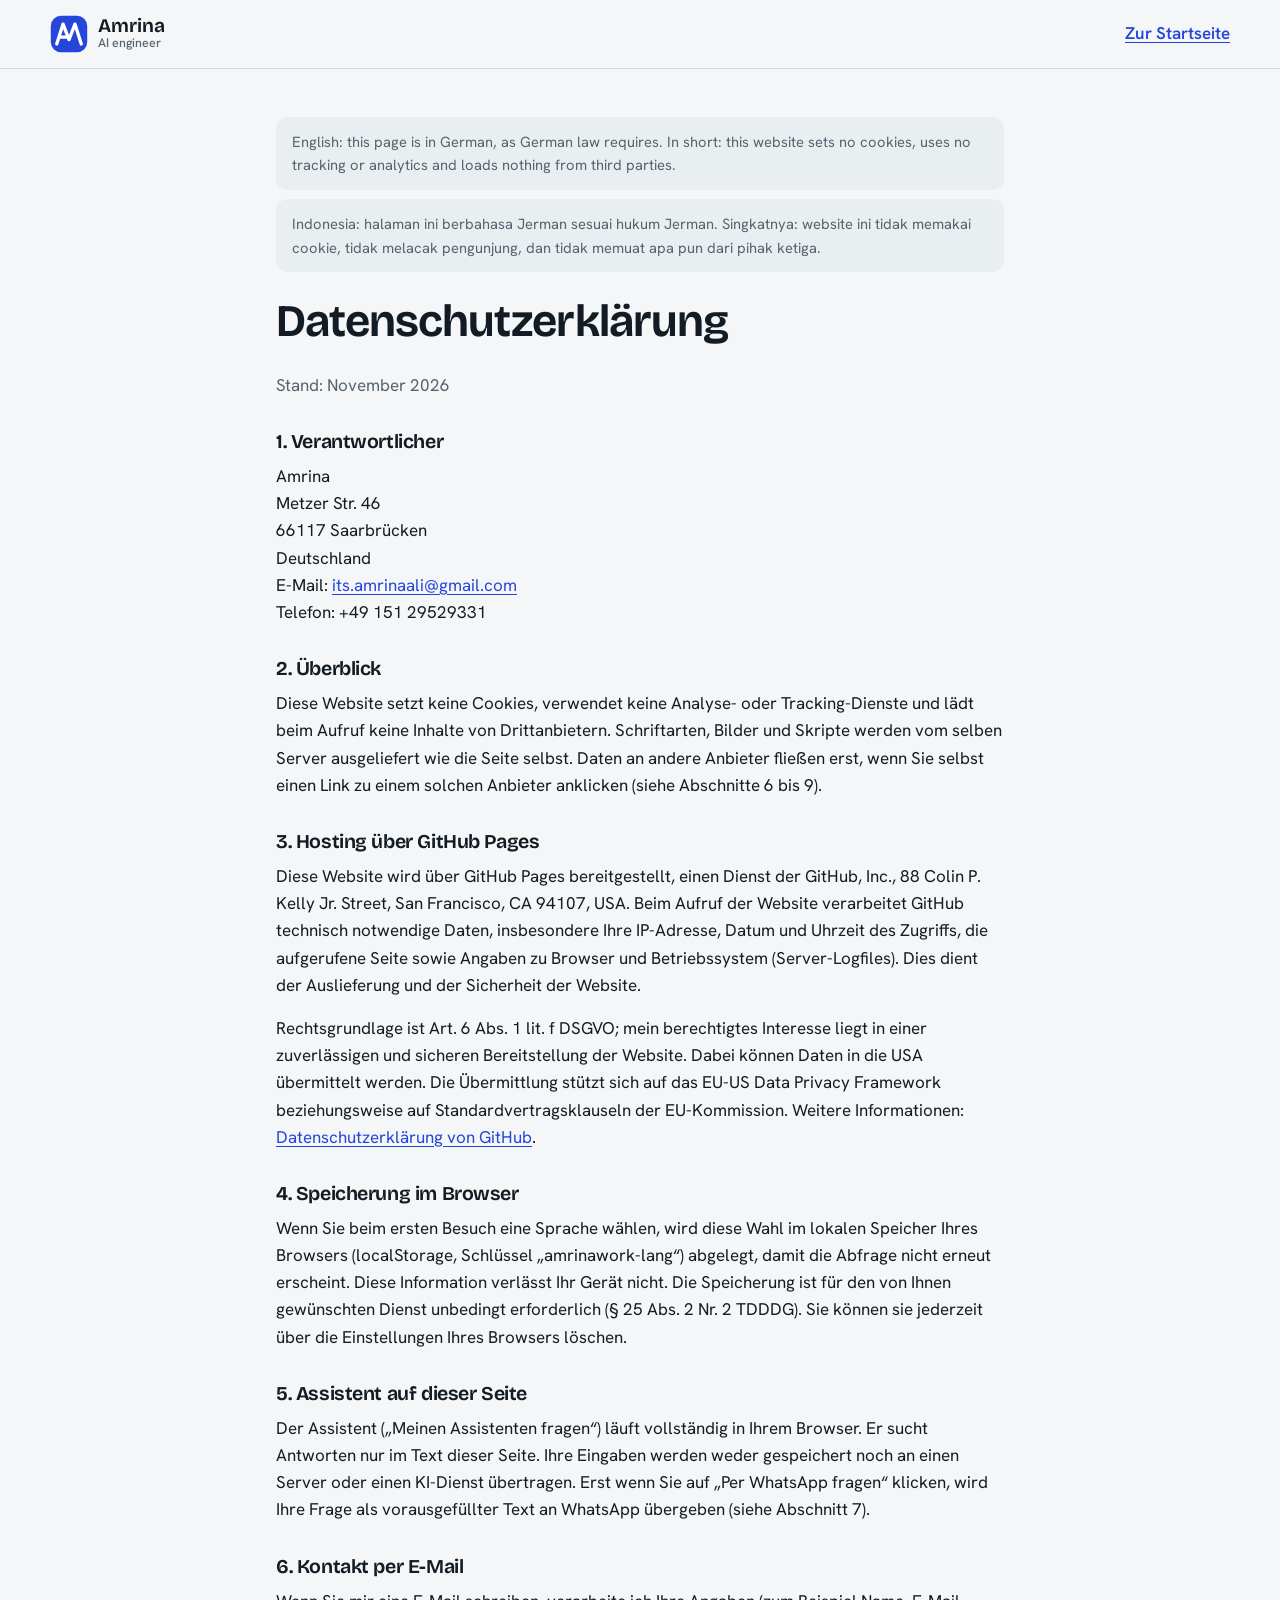
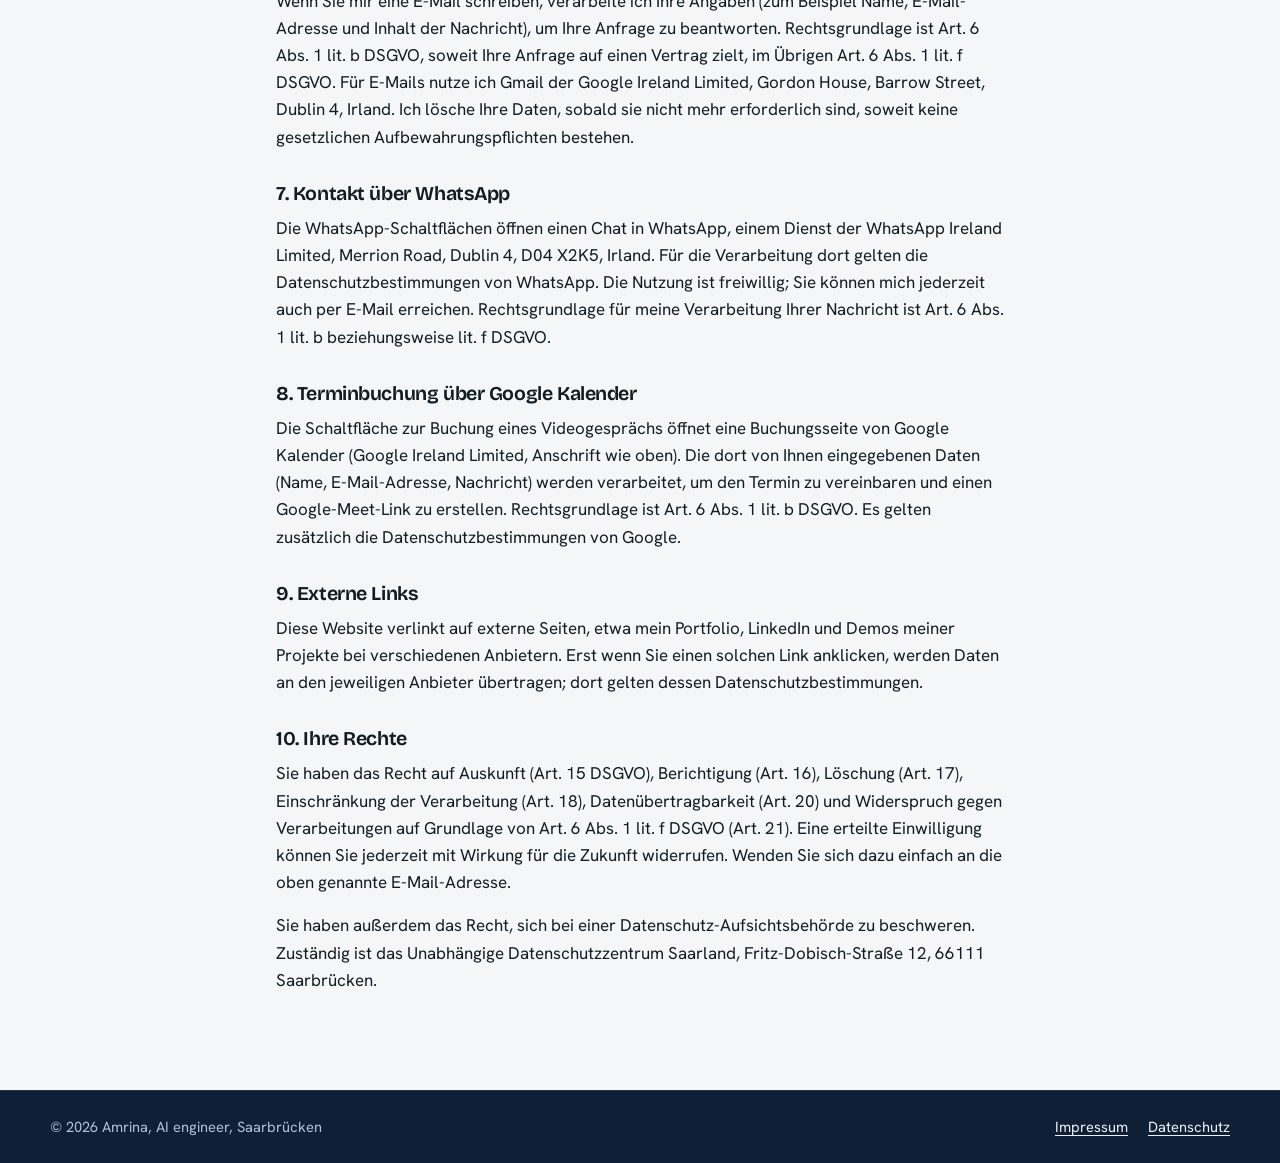
<file: datenschutz.html>
<!doctype html>
<html lang="de">
<head>
<meta charset="utf-8">
<meta name="viewport" content="width=device-width, initial-scale=1">
<title>Datenschutzerklärung, Amrina</title>
<meta name="robots" content="noindex, follow">
<link rel="icon" href="favicon.svg" type="image/svg+xml">
<link rel="stylesheet" href="fonts.css">
<link rel="stylesheet" href="style.css">
</head>
<body class="legal-page">
<header class="top"><div class="wrap top-in"><a class="brand" href="./"><svg class="mark" aria-hidden="true" width="38" height="38" xmlns="http://www.w3.org/2000/svg" viewBox="0 0 48 48"><rect x="1" y="1" width="46" height="46" rx="13" fill="#2546d8"/><path d="M8.5 36.5L16.5 11.5 24 31 31.5 11.5 39.5 36.5" fill="none" stroke="#fff" stroke-width="4.2" stroke-linecap="round" stroke-linejoin="round"/><path d="M12.6 28h7.4" stroke="#fff" stroke-width="4.2" stroke-linecap="round"/></svg><span>Amrina<small>AI engineer</small></span></a><a class="legal-back" href="./">Zur Startseite</a></div></header>
<main class="wrap legal">
<p class="legal-note" lang="en">English: this page is in German, as German law requires. In short: this website sets no cookies, uses no tracking or analytics and loads nothing from third parties.</p>
<p class="legal-note" lang="id">Indonesia: halaman ini berbahasa Jerman sesuai hukum Jerman. Singkatnya: website ini tidak memakai cookie, tidak melacak pengunjung, dan tidak memuat apa pun dari pihak ketiga.</p>
<h1>Datenschutzerklärung</h1>
<p class="legal-meta">Stand: November 2026</p>

<h2>1. Verantwortlicher</h2>
<p>Amrina<br>Metzer Str. 46<br>66117 Saarbrücken<br>Deutschland<br>E-Mail: <a href="mailto:its.amrinaali@gmail.com">its.amrinaali@gmail.com</a><br>Telefon: +49 151 29529331</p>

<h2>2. Überblick</h2>
<p>Diese Website setzt keine Cookies, verwendet keine Analyse- oder Tracking-Dienste und lädt beim Aufruf keine Inhalte von Drittanbietern. Schriftarten, Bilder und Skripte werden vom selben Server ausgeliefert wie die Seite selbst. Daten an andere Anbieter fließen erst, wenn Sie selbst einen Link zu einem solchen Anbieter anklicken (siehe Abschnitte 6 bis 9).</p>

<h2>3. Hosting über GitHub Pages</h2>
<p>Diese Website wird über GitHub Pages bereitgestellt, einen Dienst der GitHub, Inc., 88 Colin P. Kelly Jr. Street, San Francisco, CA 94107, USA. Beim Aufruf der Website verarbeitet GitHub technisch notwendige Daten, insbesondere Ihre IP-Adresse, Datum und Uhrzeit des Zugriffs, die aufgerufene Seite sowie Angaben zu Browser und Betriebssystem (Server-Logfiles). Dies dient der Auslieferung und der Sicherheit der Website.</p>
<p>Rechtsgrundlage ist Art. 6 Abs. 1 lit. f DSGVO; mein berechtigtes Interesse liegt in einer zuverlässigen und sicheren Bereitstellung der Website. Dabei können Daten in die USA übermittelt werden. Die Übermittlung stützt sich auf das EU-US Data Privacy Framework beziehungsweise auf Standardvertragsklauseln der EU-Kommission. Weitere Informationen: <a href="https://docs.github.com/de/site-policy/privacy-policies/github-general-privacy-statement" target="_blank" rel="noopener">Datenschutzerklärung von GitHub</a>.</p>

<h2>4. Speicherung im Browser</h2>
<p>Wenn Sie beim ersten Besuch eine Sprache wählen, wird diese Wahl im lokalen Speicher Ihres Browsers (localStorage, Schlüssel „amrinawork-lang“) abgelegt, damit die Abfrage nicht erneut erscheint. Diese Information verlässt Ihr Gerät nicht. Die Speicherung ist für den von Ihnen gewünschten Dienst unbedingt erforderlich (§ 25 Abs. 2 Nr. 2 TDDDG). Sie können sie jederzeit über die Einstellungen Ihres Browsers löschen.</p>

<h2>5. Assistent auf dieser Seite</h2>
<p>Der Assistent („Meinen Assistenten fragen“) läuft vollständig in Ihrem Browser. Er sucht Antworten nur im Text dieser Seite. Ihre Eingaben werden weder gespeichert noch an einen Server oder einen KI-Dienst übertragen. Erst wenn Sie auf „Per WhatsApp fragen“ klicken, wird Ihre Frage als vorausgefüllter Text an WhatsApp übergeben (siehe Abschnitt 7).</p>

<h2>6. Kontakt per E-Mail</h2>
<p>Wenn Sie mir eine E-Mail schreiben, verarbeite ich Ihre Angaben (zum Beispiel Name, E-Mail-Adresse und Inhalt der Nachricht), um Ihre Anfrage zu beantworten. Rechtsgrundlage ist Art. 6 Abs. 1 lit. b DSGVO, soweit Ihre Anfrage auf einen Vertrag zielt, im Übrigen Art. 6 Abs. 1 lit. f DSGVO. Für E-Mails nutze ich Gmail der Google Ireland Limited, Gordon House, Barrow Street, Dublin 4, Irland. Ich lösche Ihre Daten, sobald sie nicht mehr erforderlich sind, soweit keine gesetzlichen Aufbewahrungspflichten bestehen.</p>

<h2>7. Kontakt über WhatsApp</h2>
<p>Die WhatsApp-Schaltflächen öffnen einen Chat in WhatsApp, einem Dienst der WhatsApp Ireland Limited, Merrion Road, Dublin 4, D04 X2K5, Irland. Für die Verarbeitung dort gelten die Datenschutzbestimmungen von WhatsApp. Die Nutzung ist freiwillig; Sie können mich jederzeit auch per E-Mail erreichen. Rechtsgrundlage für meine Verarbeitung Ihrer Nachricht ist Art. 6 Abs. 1 lit. b beziehungsweise lit. f DSGVO.</p>

<h2>8. Terminbuchung über Google Kalender</h2>
<p>Die Schaltfläche zur Buchung eines Videogesprächs öffnet eine Buchungsseite von Google Kalender (Google Ireland Limited, Anschrift wie oben). Die dort von Ihnen eingegebenen Daten (Name, E-Mail-Adresse, Nachricht) werden verarbeitet, um den Termin zu vereinbaren und einen Google-Meet-Link zu erstellen. Rechtsgrundlage ist Art. 6 Abs. 1 lit. b DSGVO. Es gelten zusätzlich die Datenschutzbestimmungen von Google.</p>

<h2>9. Externe Links</h2>
<p>Diese Website verlinkt auf externe Seiten, etwa mein Portfolio, LinkedIn und Demos meiner Projekte bei verschiedenen Anbietern. Erst wenn Sie einen solchen Link anklicken, werden Daten an den jeweiligen Anbieter übertragen; dort gelten dessen Datenschutzbestimmungen.</p>

<h2>10. Ihre Rechte</h2>
<p>Sie haben das Recht auf Auskunft (Art. 15 DSGVO), Berichtigung (Art. 16), Löschung (Art. 17), Einschränkung der Verarbeitung (Art. 18), Datenübertragbarkeit (Art. 20) und Widerspruch gegen Verarbeitungen auf Grundlage von Art. 6 Abs. 1 lit. f DSGVO (Art. 21). Eine erteilte Einwilligung können Sie jederzeit mit Wirkung für die Zukunft widerrufen. Wenden Sie sich dazu einfach an die oben genannte E-Mail-Adresse.</p>
<p>Sie haben außerdem das Recht, sich bei einer Datenschutz-Aufsichtsbehörde zu beschweren. Zuständig ist das Unabhängige Datenschutzzentrum Saarland, Fritz-Dobisch-Straße 12, 66111 Saarbrücken.</p>
</main>
<footer class="foot"><div class="wrap foot-in"><p>© 2026 Amrina, AI engineer, Saarbrücken</p><p><a href="impressum.html">Impressum</a> <a href="datenschutz.html">Datenschutz</a></p></div></footer>
</body>
</html>
</file>
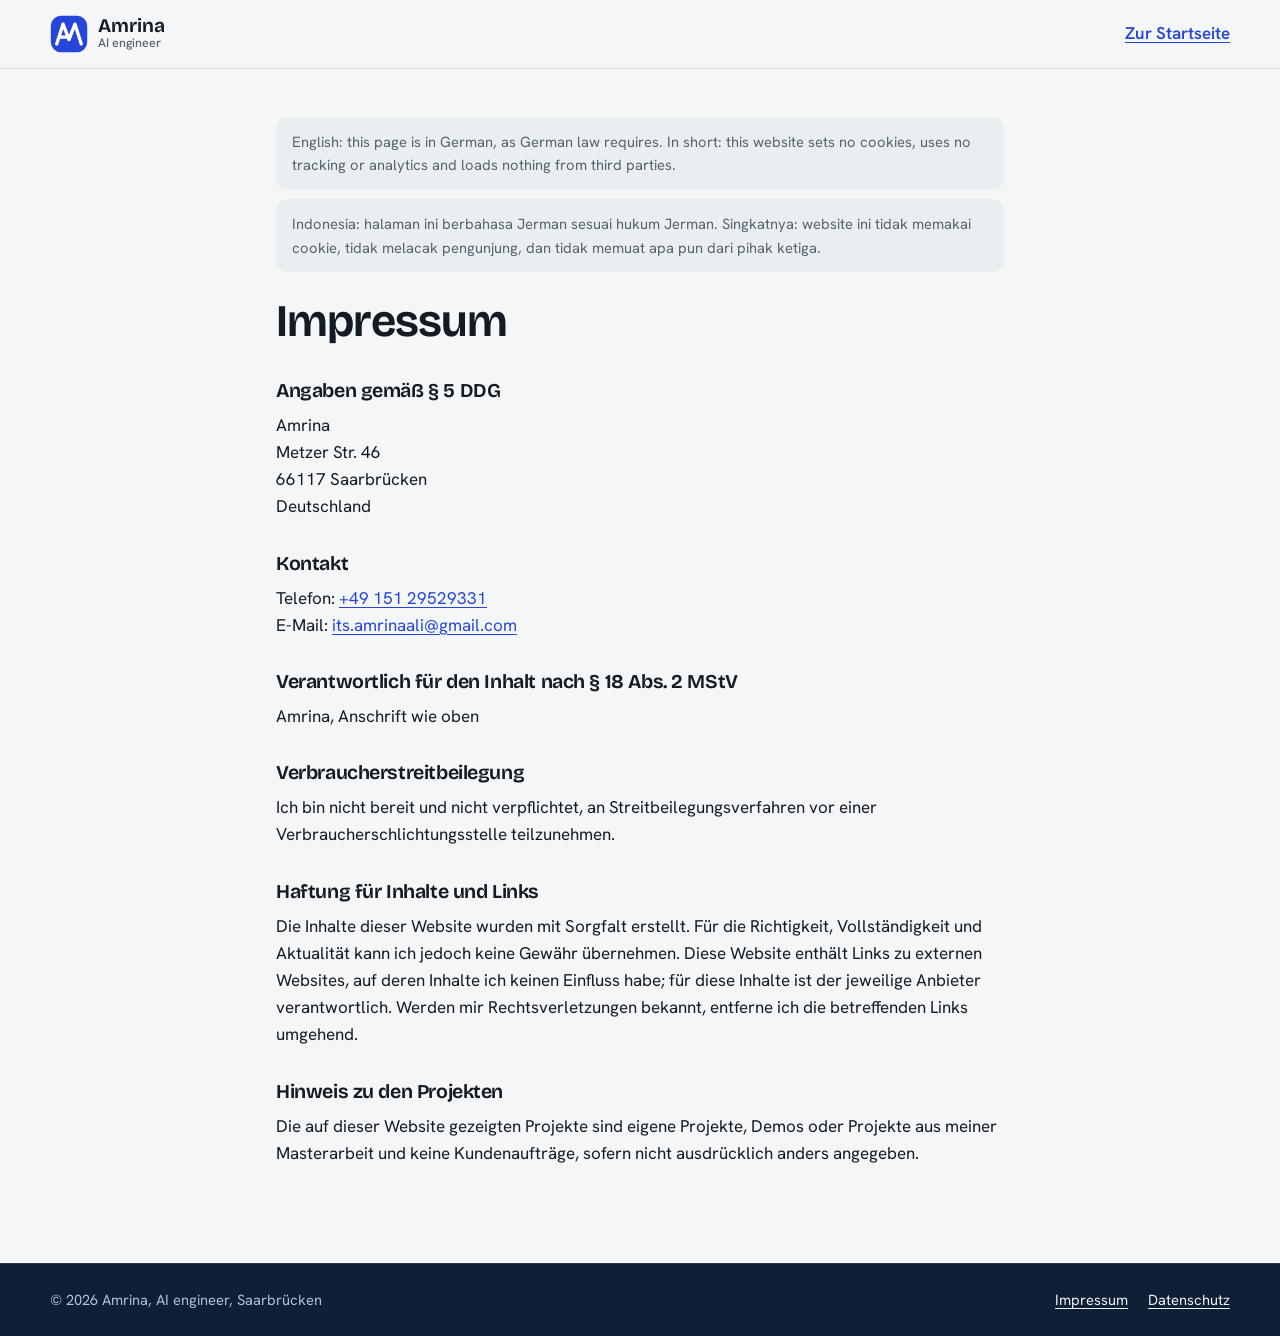
<file: impressum.html>
<!doctype html>
<html lang="de">
<head>
<meta charset="utf-8">
<meta name="viewport" content="width=device-width, initial-scale=1">
<title>Impressum, Amrina</title>
<meta name="robots" content="noindex, follow">
<link rel="icon" href="favicon.svg" type="image/svg+xml">
<link rel="stylesheet" href="fonts.css">
<link rel="stylesheet" href="style.css">
</head>
<body class="legal-page">
<header class="top"><div class="wrap top-in"><a class="brand" href="./"><svg class="mark" aria-hidden="true" width="38" height="38" xmlns="http://www.w3.org/2000/svg" viewBox="0 0 48 48"><rect x="1" y="1" width="46" height="46" rx="13" fill="#2546d8"/><path d="M8.5 36.5L16.5 11.5 24 31 31.5 11.5 39.5 36.5" fill="none" stroke="#fff" stroke-width="4.2" stroke-linecap="round" stroke-linejoin="round"/><path d="M12.6 28h7.4" stroke="#fff" stroke-width="4.2" stroke-linecap="round"/></svg><span>Amrina<small>AI engineer</small></span></a><a class="legal-back" href="./">Zur Startseite</a></div></header>
<main class="wrap legal">
<p class="legal-note" lang="en">English: this page is in German, as German law requires. In short: this website sets no cookies, uses no tracking or analytics and loads nothing from third parties.</p>
<p class="legal-note" lang="id">Indonesia: halaman ini berbahasa Jerman sesuai hukum Jerman. Singkatnya: website ini tidak memakai cookie, tidak melacak pengunjung, dan tidak memuat apa pun dari pihak ketiga.</p>
<h1>Impressum</h1>
<h2>Angaben gemäß § 5 DDG</h2>
<p>Amrina<br>Metzer Str. 46<br>66117 Saarbrücken<br>Deutschland</p>
<h2>Kontakt</h2>
<p>Telefon: <a href="tel:+4915129529331">+49 151 29529331</a><br>E-Mail: <a href="mailto:its.amrinaali@gmail.com">its.amrinaali@gmail.com</a></p>
<h2>Verantwortlich für den Inhalt nach § 18 Abs. 2 MStV</h2>
<p>Amrina, Anschrift wie oben</p>
<h2>Verbraucherstreitbeilegung</h2>
<p>Ich bin nicht bereit und nicht verpflichtet, an Streitbeilegungsverfahren vor einer Verbraucherschlichtungsstelle teilzunehmen.</p>
<h2>Haftung für Inhalte und Links</h2>
<p>Die Inhalte dieser Website wurden mit Sorgfalt erstellt. Für die Richtigkeit, Vollständigkeit und Aktualität kann ich jedoch keine Gewähr übernehmen. Diese Website enthält Links zu externen Websites, auf deren Inhalte ich keinen Einfluss habe; für diese Inhalte ist der jeweilige Anbieter verantwortlich. Werden mir Rechtsverletzungen bekannt, entferne ich die betreffenden Links umgehend.</p>
<h2>Hinweis zu den Projekten</h2>
<p>Die auf dieser Website gezeigten Projekte sind eigene Projekte, Demos oder Projekte aus meiner Masterarbeit und keine Kundenaufträge, sofern nicht ausdrücklich anders angegeben.</p>
</main>
<footer class="foot"><div class="wrap foot-in"><p>© 2026 Amrina, AI engineer, Saarbrücken</p><p><a href="impressum.html">Impressum</a> <a href="datenschutz.html">Datenschutz</a></p></div></footer>
</body>
</html>
</file>
<file: fonts.css>
/* latin-ext */
@font-face {
  font-family: 'Bricolage Grotesque';
  font-style: normal;
  font-weight: 500;
  font-stretch: 100%;
  font-display: swap;
  src: url(fonts/bricolage-grotesque-500-latin-ext.woff2) format('woff2');
  unicode-range: U+0100-02BA, U+02BD-02C5, U+02C7-02CC, U+02CE-02D7, U+02DD-02FF, U+0304, U+0308, U+0329, U+1D00-1DBF, U+1E00-1E9F, U+1EF2-1EFF, U+2020, U+20A0-20AB, U+20AD-20C4, U+2113, U+2C60-2C7F, U+A720-A7FF;
}
/* latin */
@font-face {
  font-family: 'Bricolage Grotesque';
  font-style: normal;
  font-weight: 500;
  font-stretch: 100%;
  font-display: swap;
  src: url(fonts/bricolage-grotesque-500-latin.woff2) format('woff2');
  unicode-range: U+0000-00FF, U+0131, U+0152-0153, U+02BB-02BC, U+02C6, U+02DA, U+02DC, U+0304, U+0308, U+0329, U+2000-206F, U+20AC, U+2122, U+2191, U+2193, U+2212, U+2215, U+FEFF, U+FFFD;
}
/* latin-ext */
@font-face {
  font-family: 'Bricolage Grotesque';
  font-style: normal;
  font-weight: 650;
  font-stretch: 100%;
  font-display: swap;
  src: url(fonts/bricolage-grotesque-500-latin-ext.woff2) format('woff2');
  unicode-range: U+0100-02BA, U+02BD-02C5, U+02C7-02CC, U+02CE-02D7, U+02DD-02FF, U+0304, U+0308, U+0329, U+1D00-1DBF, U+1E00-1E9F, U+1EF2-1EFF, U+2020, U+20A0-20AB, U+20AD-20C4, U+2113, U+2C60-2C7F, U+A720-A7FF;
}
/* latin */
@font-face {
  font-family: 'Bricolage Grotesque';
  font-style: normal;
  font-weight: 650;
  font-stretch: 100%;
  font-display: swap;
  src: url(fonts/bricolage-grotesque-500-latin.woff2) format('woff2');
  unicode-range: U+0000-00FF, U+0131, U+0152-0153, U+02BB-02BC, U+02C6, U+02DA, U+02DC, U+0304, U+0308, U+0329, U+2000-206F, U+20AC, U+2122, U+2191, U+2193, U+2212, U+2215, U+FEFF, U+FFFD;
}
/* latin-ext */
@font-face {
  font-family: 'Bricolage Grotesque';
  font-style: normal;
  font-weight: 750;
  font-stretch: 100%;
  font-display: swap;
  src: url(fonts/bricolage-grotesque-500-latin-ext.woff2) format('woff2');
  unicode-range: U+0100-02BA, U+02BD-02C5, U+02C7-02CC, U+02CE-02D7, U+02DD-02FF, U+0304, U+0308, U+0329, U+1D00-1DBF, U+1E00-1E9F, U+1EF2-1EFF, U+2020, U+20A0-20AB, U+20AD-20C4, U+2113, U+2C60-2C7F, U+A720-A7FF;
}
/* latin */
@font-face {
  font-family: 'Bricolage Grotesque';
  font-style: normal;
  font-weight: 750;
  font-stretch: 100%;
  font-display: swap;
  src: url(fonts/bricolage-grotesque-500-latin.woff2) format('woff2');
  unicode-range: U+0000-00FF, U+0131, U+0152-0153, U+02BB-02BC, U+02C6, U+02DA, U+02DC, U+0304, U+0308, U+0329, U+2000-206F, U+20AC, U+2122, U+2191, U+2193, U+2212, U+2215, U+FEFF, U+FFFD;
}
/* latin-ext */
@font-face {
  font-family: 'Hanken Grotesk';
  font-style: normal;
  font-weight: 400;
  font-display: swap;
  src: url(fonts/hanken-grotesk-400-latin-ext.woff2) format('woff2');
  unicode-range: U+0100-02BA, U+02BD-02C5, U+02C7-02CC, U+02CE-02D7, U+02DD-02FF, U+0304, U+0308, U+0329, U+1D00-1DBF, U+1E00-1E9F, U+1EF2-1EFF, U+2020, U+20A0-20AB, U+20AD-20C4, U+2113, U+2C60-2C7F, U+A720-A7FF;
}
/* latin */
@font-face {
  font-family: 'Hanken Grotesk';
  font-style: normal;
  font-weight: 400;
  font-display: swap;
  src: url(fonts/hanken-grotesk-400-latin.woff2) format('woff2');
  unicode-range: U+0000-00FF, U+0131, U+0152-0153, U+02BB-02BC, U+02C6, U+02DA, U+02DC, U+0304, U+0308, U+0329, U+2000-206F, U+20AC, U+2122, U+2191, U+2193, U+2212, U+2215, U+FEFF, U+FFFD;
}
/* latin-ext */
@font-face {
  font-family: 'Hanken Grotesk';
  font-style: normal;
  font-weight: 500;
  font-display: swap;
  src: url(fonts/hanken-grotesk-400-latin-ext.woff2) format('woff2');
  unicode-range: U+0100-02BA, U+02BD-02C5, U+02C7-02CC, U+02CE-02D7, U+02DD-02FF, U+0304, U+0308, U+0329, U+1D00-1DBF, U+1E00-1E9F, U+1EF2-1EFF, U+2020, U+20A0-20AB, U+20AD-20C4, U+2113, U+2C60-2C7F, U+A720-A7FF;
}
/* latin */
@font-face {
  font-family: 'Hanken Grotesk';
  font-style: normal;
  font-weight: 500;
  font-display: swap;
  src: url(fonts/hanken-grotesk-400-latin.woff2) format('woff2');
  unicode-range: U+0000-00FF, U+0131, U+0152-0153, U+02BB-02BC, U+02C6, U+02DA, U+02DC, U+0304, U+0308, U+0329, U+2000-206F, U+20AC, U+2122, U+2191, U+2193, U+2212, U+2215, U+FEFF, U+FFFD;
}
/* latin-ext */
@font-face {
  font-family: 'Hanken Grotesk';
  font-style: normal;
  font-weight: 600;
  font-display: swap;
  src: url(fonts/hanken-grotesk-400-latin-ext.woff2) format('woff2');
  unicode-range: U+0100-02BA, U+02BD-02C5, U+02C7-02CC, U+02CE-02D7, U+02DD-02FF, U+0304, U+0308, U+0329, U+1D00-1DBF, U+1E00-1E9F, U+1EF2-1EFF, U+2020, U+20A0-20AB, U+20AD-20C4, U+2113, U+2C60-2C7F, U+A720-A7FF;
}
/* latin */
@font-face {
  font-family: 'Hanken Grotesk';
  font-style: normal;
  font-weight: 600;
  font-display: swap;
  src: url(fonts/hanken-grotesk-400-latin.woff2) format('woff2');
  unicode-range: U+0000-00FF, U+0131, U+0152-0153, U+02BB-02BC, U+02C6, U+02DA, U+02DC, U+0304, U+0308, U+0329, U+2000-206F, U+20AC, U+2122, U+2191, U+2193, U+2212, U+2215, U+FEFF, U+FFFD;
}
</file>
<file: style.css>
:root {
  --paper: #f4f6f7;
  --surface: #ffffff;
  --tint: #e9eef1;
  --ink: #131c24;
  --muted: #56636e;
  --line: #d3dbe0;
  --signal: #2546d8;
  --signal-wash: #e4e9fd;
  --source: #0c7650;
  --source-wash: #e1f3ea;
  --hot: #c2410c;
  --hot-wash: #fdeadf;
  --warm: #a16207;
  --warm-wash: #fbf1d9;
  --deep: #0f1f36;
  --deep-ink: #eef2f8;
  --deep-muted: #b4c0d3;
  --on-signal: #ffffff;
  --display: "Bricolage Grotesque", "Segoe UI", system-ui, sans-serif;
  --body: "Hanken Grotesk", "Segoe UI", system-ui, sans-serif;
  color-scheme: light;
}
@media (prefers-color-scheme: dark) {
  :root {
    --paper: #0f1519;
    --surface: #161e24;
    --tint: #131b20;
    --ink: #e6ecf0;
    --muted: #9eabb5;
    --line: #2a3640;
    --signal: #8ea3ff;
    --signal-wash: #1c2648;
    --source: #55d39f;
    --source-wash: #12302a;
    --hot: #fb923c;
    --hot-wash: #3a1f12;
    --warm: #facc15;
    --warm-wash: #332a0d;
    --deep: #0b1628;
    --on-signal: #0b1020;
    color-scheme: dark;
  }
}

* { box-sizing: border-box; }
html { scroll-behavior: smooth; scroll-padding-top: 84px; -webkit-text-size-adjust: 100%; }
@media (prefers-reduced-motion: reduce) { html { scroll-behavior: auto; } }
body { margin: 0; background: var(--paper); color: var(--ink); font: 400 1.0625rem/1.6 var(--body); font-size-adjust: from-font; }
img { max-width: 100%; height: auto; display: block; }
a { color: var(--signal); text-underline-offset: .18em; }
a:hover { text-decoration-thickness: 2px; }
:focus-visible { outline: 3px solid var(--signal); outline-offset: 3px; border-radius: 4px; }
h1, h2, h3, h4 { font-family: var(--display); font-weight: 650; line-height: 1.08; letter-spacing: -.02em; margin: 0; text-wrap: balance; }
h2 { font-size: clamp(2rem, 4vw, 3rem); margin-bottom: 2rem; }
h3 { font-size: 1.3rem; letter-spacing: -.01em; line-height: 1.2; }
p { margin: 0 0 1rem; }
.wrap { width: min(1180px, 100% - 32px); margin-inline: auto; }
.skip { position: absolute; left: -999px; top: 8px; background: var(--surface); padding: .5rem 1rem; z-index: 50; }
.skip:focus { left: 16px; }
.ck { width: 1em; height: 1em; flex: none; color: var(--source); }

/* Buttons */
.btn { display: inline-flex; align-items: center; justify-content: center; min-height: 48px; padding: .7rem 1.3rem; border-radius: 10px; background: var(--signal); color: var(--on-signal); font-weight: 600; text-decoration: none; border: 2px solid var(--signal); transition: transform .15s; }
.btn:hover { transform: translateY(-1px); }
.btn-small { min-height: 40px; padding: .45rem 1rem; font-size: .95rem; }
.btn-line { background: transparent; color: var(--ink); border-color: var(--line); }
.btn-line:hover { border-color: var(--ink); }
.btn-invert { background: var(--deep-ink); color: var(--deep); border-color: var(--deep-ink); }
.btn-line-invert { background: transparent; color: var(--deep-ink); border-color: rgba(238,242,248,.4); }
.actions { display: flex; flex-wrap: wrap; gap: .75rem; margin: 0; }

/* Header */
.top { position: sticky; top: 0; z-index: 20; background: color-mix(in srgb, var(--paper) 88%, transparent); backdrop-filter: blur(10px); border-bottom: 1px solid var(--line); }
.top-in { display: flex; align-items: center; gap: 1.5rem; min-height: 68px; }
.brand { display: flex; align-items: center; gap: .6rem; color: var(--ink); text-decoration: none; font: 650 1.2rem/1 var(--display); }
.brand small { display: block; font: 500 .78rem/1.3 var(--body); color: var(--muted); }
.mark { width: 38px; height: 38px; flex: none; }
.nav { display: flex; gap: 1.4rem; margin-left: auto; }
.nav a { color: var(--ink); text-decoration: none; font-weight: 500; font-size: .98rem; }
.nav a:hover { color: var(--signal); }
.switch { display: flex; border: 1px solid var(--line); border-radius: 8px; overflow: hidden; }
.switch a { padding: .3rem .55rem; font-size: .82rem; font-weight: 600; color: var(--muted); text-decoration: none; }
.switch a[aria-current] { background: var(--ink); color: var(--paper); }
.menu-btn { display: none; margin-left: auto; min-height: 40px; padding: .4rem .9rem; border: 1px solid var(--line); border-radius: 8px; background: var(--surface); color: var(--ink); font: 600 .95rem var(--body); }

/* Hero */
.hero { padding: clamp(3rem, 7vw, 6rem) 0; overflow: hidden; }
.hero-in { display: grid; grid-template-columns: minmax(0, 1.1fr) minmax(0, .9fr); gap: clamp(2rem, 5vw, 5rem); align-items: center; }
.hero h1 { font-size: clamp(2.4rem, 5vw, 4.2rem); font-weight: 750; letter-spacing: -.035em; max-width: 17ch; }
.lede { font-size: clamp(1.1rem, 1.6vw, 1.3rem); color: var(--muted); max-width: 46ch; margin: 1.4rem 0 2rem; }
.me { display: flex; align-items: center; gap: .75rem; margin: 2rem 0 0; color: var(--muted); font-size: .95rem; }
.me img { width: 44px; height: 44px; border-radius: 50%; object-fit: cover; border: 2px solid var(--surface); box-shadow: 0 0 0 1px var(--line); }

.chat { margin: 0; position: relative; isolation: isolate; background: var(--surface); border: 1px solid var(--line); border-radius: 22px; padding: 1.4rem; box-shadow: 0 40px 80px -40px color-mix(in srgb, var(--signal) 45%, transparent); }
.chat figcaption { font-size: .85rem; color: var(--muted); margin-bottom: 1rem; }
.msg { padding: .8rem 1rem; border-radius: 16px; max-width: 88%; margin-bottom: .75rem; line-height: 1.5; }
.msg-guest { margin-left: auto; background: var(--tint); border-bottom-right-radius: 4px; }
.msg-ai { background: var(--signal-wash); border-bottom-left-radius: 4px; }
.msg sup a { display: inline-grid; place-items: center; min-width: 1.25em; height: 1.25em; margin-left: .2em; border-radius: 4px; background: var(--signal); color: var(--on-signal); font: 700 .72rem/1 var(--body); text-decoration: none; vertical-align: .15em; }
.source { display: flex; gap: .7rem; align-items: flex-start; border: 1px solid var(--source); background: var(--source-wash); border-radius: 12px; padding: .7rem .9rem; font-size: .92rem; }
.source-n { flex: none; display: grid; place-items: center; width: 1.5em; height: 1.5em; border-radius: 5px; background: var(--source); color: var(--surface); font-weight: 700; font-size: .8rem; }
.source-t { display: block; font-size: .8rem; color: var(--source); font-weight: 600; }
.typing { display: none; }

.chat.wait .msg, .chat.wait .source { opacity: 0; }
.chat.play .msg-guest { animation: rise .4s ease-out .2s both; }
.chat.play .typing { display: flex; gap: 4px; width: 56px; height: 2.3rem; overflow: hidden; padding: .8rem 1rem; border-radius: 16px; background: var(--signal-wash); margin-bottom: .75rem; animation: typing 1.2s ease-out .7s both; }
.chat.play .typing i { width: 7px; height: 7px; border-radius: 50%; background: var(--signal); opacity: .5; animation: blink 1s infinite; }
.chat.play .typing i:nth-child(2) { animation-delay: .15s; }
.chat.play .typing i:nth-child(3) { animation-delay: .3s; }
.chat.play .msg-ai { animation: rise .4s ease-out 1.9s both; }
.chat.play .source { animation: rise .4s ease-out 2.5s both, glow 1.4s ease-out 2.9s; }
@keyframes rise { from { opacity: 0; transform: translateY(8px); } to { opacity: 1; transform: none; } }
@keyframes typing { 0% { opacity: 0; } 15%, 85% { opacity: 1; } 100% { opacity: 0; height: 0; padding-top: 0; padding-bottom: 0; margin-bottom: 0; } }
@keyframes blink { 50% { opacity: 1; } }
@keyframes glow { 0% { box-shadow: 0 0 0 0 color-mix(in srgb, var(--source) 55%, transparent); } 100% { box-shadow: 0 0 0 14px transparent; } }

/* Sections */
.block { padding: clamp(4rem, 8vw, 6.5rem) 0; }
.block-tint { background: var(--tint); }

/* Services: tabs + animated mock-ups */
.tabs-col { display: flex; flex-direction: column; gap: 1rem; }
.autoplay-btn { align-self: flex-start; min-height: 36px; padding: .3rem .9rem; border: 1px solid var(--line); border-radius: 9px; background: var(--surface); color: var(--muted); font: 600 .85rem var(--body); cursor: pointer; }
.autoplay-btn:hover { color: var(--ink); border-color: var(--ink); }
.bench { display: grid; grid-template-columns: minmax(0, 290px) minmax(0, 1fr); gap: 2.5rem; align-items: start; }
.tabs { display: flex; flex-direction: column; gap: .25rem; }
.tabs button { position: relative; display: flex; align-items: center; gap: .8rem; text-align: left; background: none; border: 0; border-radius: 12px; padding: .8rem 1rem; font: 650 clamp(1.1rem, 1.6vw, 1.3rem)/1.2 var(--display); letter-spacing: -.01em; color: var(--muted); cursor: pointer; overflow: hidden; transition: color .2s, background .2s; }
.tabs button:hover { color: var(--ink); }
.tabs button[aria-selected="true"] { color: var(--ink); background: var(--surface); box-shadow: 0 1px 0 var(--line), 0 10px 30px -18px color-mix(in srgb, var(--signal) 50%, transparent); }
.tab-ic { flex: none; padding: 7px; width: 36px; height: 36px; border-radius: 10px; background: var(--tint); color: var(--muted); transition: background .2s, color .2s; }
.tabs button[aria-selected="true"]::before { content: ""; position: absolute; inset: .55rem auto .55rem 0; border-inline-start: 3px solid var(--signal); }
.tabs button[aria-selected="true"] .tab-ic { background: var(--signal); color: var(--on-signal); }
.prog { position: absolute; left: 1rem; right: 1rem; bottom: 0; height: 2px; border-radius: 2px; background: var(--signal); transform: scaleX(0); transform-origin: left; }
.bench.auto .tabs button[aria-selected="true"] .prog { animation: prog 7s linear forwards; }
.bench.auto.paused .tabs button[aria-selected="true"] .prog { animation-play-state: paused; }
@keyframes prog { to { transform: scaleX(1); } }

.stage { position: relative; border-radius: 26px; padding: clamp(1.25rem, 3vw, 2.25rem); min-height: 470px; overflow: hidden; isolation: isolate;
  background: radial-gradient(circle at 85% 0%, color-mix(in srgb, var(--signal) 18%, transparent), transparent 55%), radial-gradient(circle at 0% 100%, color-mix(in srgb, var(--source) 14%, transparent), transparent 50%), var(--tint); }
.stage::before { content: ""; position: absolute; inset: 0; z-index: -1; background-image: radial-gradient(color-mix(in srgb, var(--ink) 12%, transparent) 1px, transparent 1px); background-size: 18px 18px; mask-image: linear-gradient(to bottom, #000, transparent 85%); }
.panel[hidden] { display: none; }
.panel-line { font-size: 1.1rem; max-width: 52ch; margin-bottom: 1.4rem; }
.panel-cap { font-size: .8rem; color: var(--muted); margin: 1rem 0 0; }

.win { background: var(--surface); border: 1px solid var(--line); border-radius: 16px; overflow: hidden; box-shadow: 0 30px 60px -35px rgba(15, 31, 54, .45); font-size: .95rem; }
.win-bar { display: flex; align-items: center; gap: 6px; padding: .6rem .9rem; border-bottom: 1px solid var(--line); background: color-mix(in srgb, var(--tint) 60%, var(--surface)); }
.win-bar > i { width: 10px; height: 10px; border-radius: 50%; background: var(--line); }
.win-bar > i:first-child { background: #f87171; } .win-bar > i:nth-child(2) { background: #fbbf24; } .win-bar > i:nth-child(3) { background: #34d399; }
.win-title { margin-left: .6rem; font-weight: 600; font-size: .85rem; }
.live { margin-left: auto; display: inline-flex; align-items: center; gap: .35rem; font-size: .75rem; font-weight: 600; color: var(--source); }
.live::before { content: ""; width: 7px; height: 7px; border-radius: 50%; background: var(--source); @media (prefers-reduced-motion: no-preference) { animation: pulse 1.6s ease-out 3; } }
@keyframes pulse { 0% { box-shadow: 0 0 0 0 color-mix(in srgb, var(--source) 60%, transparent); } 100% { box-shadow: 0 0 0 7px transparent; } }
.win-body { padding: 1.25rem; position: relative; }

/* chat */
.vz-chat { display: flex; flex-direction: column; gap: .7rem; min-height: 230px; }
.b { padding: .7rem .95rem; border-radius: 14px; max-width: 80%; line-height: 1.45; }
.b-guest { align-self: flex-end; background: var(--tint); border-bottom-right-radius: 4px; }
.b-ai { background: var(--signal-wash); border-bottom-left-radius: 4px; }
.dots { display: flex; gap: 4px; padding: .75rem .9rem; border-radius: 14px; background: var(--signal-wash); align-self: flex-start; }
.dots i { width: 7px; height: 7px; border-radius: 50%; background: var(--signal); opacity: .5; animation: blink 1s infinite; }
.dots i:nth-child(2) { animation-delay: .15s; } .dots i:nth-child(3) { animation-delay: .3s; }
.handover { display: inline-flex; align-items: center; gap: .5rem; align-self: flex-start; padding: .45rem .8rem; border-radius: 10px; background: var(--warm-wash); color: var(--warm); font-weight: 600; font-size: .88rem; }
.toast { position: absolute; bottom: 1rem; right: 1rem; display: inline-flex; align-items: center; gap: .45rem; padding: .55rem .85rem; border-radius: 12px; background: var(--ink); color: var(--paper); font-size: .85rem; font-weight: 600; box-shadow: 0 12px 24px -12px rgba(0,0,0,.5); }
.toast .ck { color: #34d399; }
.vz-chat .dots { display: none; }
.panel.run .vz-chat .dots { display: flex; animation: flash 1.1s .7s both; }
@keyframes flash { 0% { opacity: 0; } 15%, 80% { opacity: 1; } 100% { opacity: 0; height: 0; padding: 0; margin: -.35rem 0; } }
.panel.run .vz-chat .s1 { animation: rise .4s .2s both; }
.panel.run .vz-chat .s3 { animation: rise .4s 1.8s both; }
.panel.run .vz-chat .s4 { animation: rise .4s 2.4s both; }
.panel.run .vz-chat .s5 { animation: drop .5s 2.9s both; }
@keyframes drop { from { opacity: 0; transform: translateY(12px) scale(.96); } to { opacity: 1; transform: none; } }

/* automation */
.vz-auto { display: grid; grid-template-columns: minmax(0, 1.1fr) 54px minmax(0, 1fr); align-items: center; gap: .75rem; }
.mail { position: relative; overflow: hidden; background: var(--paper); border: 1px solid var(--line); border-radius: 12px; padding: .9rem 1rem; line-height: 1.55; }
.mail p { margin: 0; }
.mail .mail-from { font-size: .8rem; color: var(--muted); margin-bottom: .4rem; }
.hl { color: inherit; border-radius: 4px; padding: 0 .15em; background: transparent; transition: background .3s; }
.h1 { --h: #2546d8; } .h2 { --h: #0c7650; } .h3 { --h: #c2410c; }
.hl { background: color-mix(in srgb, var(--h) 18%, transparent); box-shadow: inset 0 -2px 0 var(--h); }
.scan { position: absolute; left: 0; right: 0; top: 0; height: 40%; background: linear-gradient(to bottom, transparent, color-mix(in srgb, var(--signal) 18%, transparent)); border-bottom: 2px solid var(--signal); opacity: 0; pointer-events: none; }
.flow { width: 54px; color: var(--signal); }
.fields ul { list-style: none; margin: 0; padding: 0; border: 1px solid var(--line); border-radius: 12px; overflow: hidden; }
.fields li { display: grid; grid-template-columns: 1fr auto 1.1em; gap: .6rem; align-items: center; padding: .6rem .8rem; border-bottom: 1px solid var(--line); }
.fields li:last-child { border-bottom: 0; }
.fields li span { display: inline-flex; align-items: center; gap: .45rem; color: var(--muted); font-size: .85rem; }
.dot { width: 9px; height: 9px; border-radius: 3px; background: var(--h); }
.done { display: flex; align-items: center; gap: .4rem; margin: .7rem 0 0; color: var(--source); font-weight: 600; font-size: .9rem; }
.panel.run .scan { animation: scan 1.3s ease-in-out .2s both; }
@keyframes scan { 0% { opacity: 1; transform: translateY(-100%); } 90% { opacity: 1; } 100% { opacity: 0; transform: translateY(250%); } }
.panel.run .hl { animation: hl .5s both; }
.panel.run .hl.h1 { animation-delay: .6s; } .panel.run .hl.h2 { animation-delay: .9s; } .panel.run .hl.h3 { animation-delay: 1.2s; }
@keyframes hl { from { background: transparent; box-shadow: inset 0 0 0 transparent; } }
.panel.run .flow { animation: nudge .8s 1.5s both; }
@keyframes nudge { 0% { opacity: .2; transform: translateX(-8px); } 100% { opacity: 1; transform: none; } }
.panel.run .fields li { animation: rise .35s both; }
.panel.run .fields .f1 { animation-delay: 1.8s; } .panel.run .fields .f2 { animation-delay: 2.05s; } .panel.run .fields .f3 { animation-delay: 2.3s; }
.panel.run .done { animation: rise .4s 2.7s both; }

/* website */
.vz-web { position: relative; padding-bottom: 1.5rem; }
.browser { border: 1px solid var(--line); border-radius: 12px; overflow: hidden; width: 84%; }
.bar { display: flex; align-items: center; gap: 5px; padding: .45rem .7rem; background: var(--tint); border-bottom: 1px solid var(--line); }
.bar i { width: 8px; height: 8px; border-radius: 50%; background: var(--line); }
.bar span { flex: 1; height: 13px; margin-left: .6rem; border-radius: 7px; background: var(--surface); }
.viewport { aspect-ratio: 16 / 9; overflow: hidden; }
.viewport img { width: 100%; }
.phone { position: absolute; right: 0; bottom: 0; width: 24%; aspect-ratio: 9 / 18; border: 5px solid var(--ink); border-radius: 18px; overflow: hidden; background: var(--surface); box-shadow: 0 20px 40px -20px rgba(0,0,0,.5); }
.phone img { width: 100%; height: 100%; object-fit: cover; object-position: 12% 0; }
.checks { list-style: none; margin: 1rem 0 0; padding: 0; display: flex; flex-wrap: wrap; gap: .5rem; }
.checks li { display: inline-flex; align-items: center; gap: .4rem; padding: .35rem .7rem; border-radius: 8px; background: var(--source-wash); color: var(--source); font-size: .85rem; font-weight: 600; }
.panel.run .viewport img { animation: scroll 5s ease-in-out .4s both; }
@keyframes scroll { 0%, 10% { transform: translateY(0); } 60%, 100% { transform: translateY(-18%); } }
.panel.run .phone { animation: phone .6s cubic-bezier(.2, .8, .2, 1.2) .3s both; }
@keyframes phone { from { opacity: 0; transform: translateY(30px) rotate(4deg); } to { opacity: 1; transform: none; } }
.panel.run .checks li { animation: rise .35s both; }
.panel.run .checks .c1 { animation-delay: 1s; } .panel.run .checks .c2 { animation-delay: 1.25s; } .panel.run .checks .c3 { animation-delay: 1.5s; }

/* project board */
.vz-pm { display: grid; grid-template-columns: repeat(3, minmax(0, 1fr)); gap: .75rem; }
.col { background: var(--tint); border-radius: 12px; padding: .7rem; min-height: 200px; }
.col h4 { font: 600 .82rem var(--body); color: var(--muted); margin: 0 0 .6rem; letter-spacing: 0; }
.card { display: flex; flex-direction: column; align-items: flex-start; gap: .35rem; background: var(--surface); border: 1px solid var(--line); border-radius: 10px; padding: .6rem .7rem; margin-bottom: .5rem; font-size: .88rem; line-height: 1.35; }
.card.new { border-color: var(--hot); box-shadow: 0 0 0 3px color-mix(in srgb, var(--hot) 15%, transparent); }
.card.done span { color: var(--muted); text-decoration: line-through; }
.assign { font-size: .75rem; color: var(--muted); font-weight: 600; }
.p { font-style: normal; font-size: .72rem; font-weight: 700; padding: .1rem .4rem; border-radius: 5px; }
.p1 { background: var(--hot-wash); color: var(--hot); } .p2 { background: var(--warm-wash); color: var(--warm); } .p3 { background: var(--signal-wash); color: var(--signal); }
.mini-track { width: 100%; height: 6px; border-radius: 3px; background: var(--tint); overflow: hidden; }
.mini-track i { display: block; height: 100%; width: 65%; background: var(--signal); border-radius: 3px; }
.pm-note { grid-column: 1 / -1; margin: .2rem 0 0; font-size: .85rem; color: var(--muted); }
.panel.run .card.new { animation: slidein .6s cubic-bezier(.2, .8, .2, 1.1) .4s both; }
@keyframes slidein { from { opacity: 0; transform: translateY(-24px) scale(.95); } to { opacity: 1; transform: none; } }
.panel.run .assign { animation: rise .4s 1.2s both; }
.panel.run .mini-track i { animation: grow 1.6s ease-out .6s both; }
@keyframes grow { from { width: 0; } }
.panel.run .pm-note { animation: rise .4s 1.6s both; }

/* dashboard */
.vz-dash .kpis { display: grid; grid-template-columns: 1fr 1fr; gap: .75rem; margin-bottom: 1rem; }
.kpis div { background: var(--tint); border-radius: 12px; padding: .8rem 1rem; }
.kpis b { display: block; font: 700 1.8rem/1.1 var(--display); color: var(--source); font-variant-numeric: tabular-nums; }
.kpis span { font-size: .85rem; color: var(--muted); }
.dash-t { font-size: .85rem; color: var(--muted); margin-bottom: .4rem; }
.bars { width: 100%; height: 150px; overflow: visible; }
.bars .r { fill: color-mix(in srgb, var(--signal) 85%, transparent); transform-box: fill-box; transform-origin: bottom; }
.bars .r:last-of-type { fill: var(--source); }
.trend { stroke: var(--ink); stroke-width: 2; stroke-dasharray: 600; stroke-dashoffset: 0; opacity: .55; }
.panel.run .bars .r { animation: bar .6s cubic-bezier(.2, .8, .2, 1) both; animation-delay: calc(.2s + var(--i) * .06s); }
@keyframes bar { from { transform: scaleY(0); } }
.panel.run .trend { animation: draw 1.4s ease-out 1s both; }
@keyframes draw { from { stroke-dashoffset: 600; } }

/* learning */
.vz-learn { display: grid; grid-template-columns: minmax(0, 1.5fr) minmax(0, 1fr); gap: 1.25rem; align-items: center; }
.mods { list-style: none; margin: 0; padding: 0; display: grid; gap: 1rem; }
.mods li { display: grid; grid-template-columns: 5.5rem 1fr 4.8rem; align-items: center; gap: .7rem; font-size: .9rem; }
.mods em { font-style: normal; font-size: .82rem; color: var(--muted); }
.mods .unlock { color: var(--signal); font-weight: 600; }
.track { height: 10px; border-radius: 5px; background: var(--tint); overflow: hidden; }
.track i { display: block; height: 100%; width: var(--w); background: linear-gradient(90deg, var(--signal), color-mix(in srgb, var(--signal) 60%, var(--source))); border-radius: 5px; }
.award { display: flex; flex-direction: column; align-items: center; text-align: center; gap: .6rem; background: var(--source-wash); border-radius: 14px; padding: 1.1rem; }
.award svg { width: 64px; height: 64px; color: var(--source); }
.award b { display: block; }
.award span { font-size: .85rem; color: var(--muted); }
.panel.run .track i { animation: grow 1.1s cubic-bezier(.2, .8, .2, 1) .3s both; }
.panel.run .mods li:nth-child(2) .track i { animation-delay: .6s; }
.panel.run .unlock { animation: rise .4s 1.4s both; }
.panel.run .award { animation: pop .6s cubic-bezier(.2, .8, .3, 1.4) 1.6s both; }
@keyframes pop { from { opacity: 0; transform: scale(.6); } to { opacity: 1; transform: none; } }



/* Work: dark showcase with filters */
.block-dark { position: relative; background: var(--deep); color: var(--deep-ink); overflow: hidden; isolation: isolate; }
.block-dark::before { content: ""; position: absolute; inset: 0; z-index: -1; background: radial-gradient(circle at 15% 0%, rgba(37, 70, 216, .35), transparent 45%), radial-gradient(circle at 90% 30%, rgba(12, 118, 80, .25), transparent 40%); }
.block-dark h2 { color: #fff; }
.head-row { display: flex; justify-content: space-between; align-items: baseline; gap: 1rem; flex-wrap: wrap; margin-bottom: 1.5rem; }
.head-row h2 { margin: 0; }
.block-dark .head-row a { color: #b9c6ff; font-weight: 600; }
.filters { display: flex; flex-wrap: wrap; gap: .5rem; margin-bottom: 2.2rem; }
.filters button { min-height: 40px; padding: .45rem 1rem; border-radius: 10px; border: 1px solid rgba(238, 242, 248, .18); background: rgba(255, 255, 255, .04); color: var(--deep-muted); font: 600 .95rem var(--body); cursor: pointer; transition: background .2s, color .2s, border-color .2s; }
.filters button:hover { color: #fff; border-color: rgba(238, 242, 248, .4); }
.filters button[aria-pressed="true"] { background: #fff; color: var(--deep); border-color: #fff; }

.cases { display: grid; grid-template-columns: repeat(6, minmax(0, 1fr)); gap: 1.25rem; }
.case { grid-column: span 2; display: flex; flex-direction: column; border-radius: 20px; background: rgba(255, 255, 255, .045); border: 1px solid rgba(238, 242, 248, .1); padding: .7rem; transition: transform .25s, border-color .25s, background .25s; }
.case:hover { transform: translateY(-4px); border-color: rgba(185, 198, 255, .45); background: rgba(255, 255, 255, .07); }
.case.big { grid-column: span 3; }
.cases.filtered .case.big { grid-column: span 2; }
.cases.filtered .case.big h3 { font-size: 1.2rem; }
.cases.filtered .case.big .metric b { font-size: 2rem; }
.case[hidden] { display: none; }
.case.enter { animation: rise .45s ease-out both; }
.shot { position: relative; display: block; border-radius: 14px; overflow: hidden; background: #fff; }
.shot-bar { display: flex; gap: 5px; padding: .5rem .7rem; background: #e9eef1; border-bottom: 1px solid #d3dbe0; }
.shot-bar i { width: 8px; height: 8px; border-radius: 50%; background: #c3ccd4; }
.shot-bar i:first-child { background: #f87171; } .shot-bar i:nth-child(2) { background: #fbbf24; } .shot-bar i:nth-child(3) { background: #34d399; }
.shot img { width: 100%; aspect-ratio: 16 / 10; object-fit: cover; object-position: top left; transition: transform .6s ease; }
.case:hover .shot img { transform: scale(1.04); }
.shot-cta { position: absolute; left: 50%; bottom: 1rem; transform: translate(-50%, 12px); opacity: 0; padding: .55rem 1.1rem; border-radius: 10px; background: var(--signal); color: #fff; font-weight: 600; font-size: .92rem; box-shadow: 0 10px 30px -10px rgba(37, 70, 216, .8); transition: opacity .25s, transform .25s; }
.case:hover .shot-cta { opacity: 1; transform: translate(-50%, 0); }
.case-body { display: flex; flex-direction: column; flex: 1; padding: 1rem .5rem .3rem; }
.kind { font-size: .82rem; color: var(--deep-muted); margin-bottom: .35rem; }
.case h3 { color: #fff; margin-bottom: .9rem; font-size: 1.2rem; }
.case.big h3 { font-size: 1.5rem; }
.metric { display: flex; align-items: baseline; gap: .6rem; flex-wrap: wrap; margin: 0 0 1.1rem; }
.metric b { font: 750 2rem/1 var(--display); letter-spacing: -.03em; color: #55d39f; white-space: nowrap; }
.case.big .metric b { font-size: 2.6rem; }
.metric span { font-size: .88rem; color: var(--deep-muted); flex: 1 1 10rem; }
.case-foot { margin-top: auto; display: flex; align-items: center; justify-content: space-between; gap: 1rem; flex-wrap: wrap; padding-top: .9rem; border-top: 1px solid rgba(238, 242, 248, .1); }
.stack { display: flex; gap: .6rem; color: var(--deep-muted); }
.stack svg { display: block; opacity: .8; }
.sr { position: absolute; width: 1px; height: 1px; overflow: hidden; clip: rect(0 0 0 0); white-space: nowrap; }
.case-links { display: flex; align-items: center; gap: 1rem; font-weight: 600; font-size: .95rem; }
.case-links .try { color: #fff; text-decoration: none; padding: .35rem .8rem; border-radius: 8px; background: rgba(255, 255, 255, .1); }
.case-links .try:hover { background: var(--signal); }
.case-links .details { color: #b9c6ff; }
@media (prefers-reduced-motion: reduce) { .case, .shot img, .shot-cta { transition: none; } .case:hover, .case:hover .shot img { transform: none; } }

/* Process */
.steps { list-style: none; margin: 0; padding: 0; counter-reset: s; display: grid; grid-template-columns: repeat(4, minmax(0, 1fr)); position: relative; }
.steps::before { content: ""; position: absolute; left: 22px; right: 12%; top: 22px; height: 2px; background: var(--line); }
.steps li { counter-increment: s; position: relative; padding-right: 1.5rem; }
.steps li::before { content: counter(s); display: grid; place-items: center; width: 46px; height: 46px; border-radius: 50%; background: var(--signal); color: var(--on-signal); font: 700 1.2rem/1 var(--display); margin-bottom: 1rem; box-shadow: 0 0 0 6px var(--paper); position: relative; }
.steps b { display: block; font: 650 1.35rem/1.2 var(--display); margin-bottom: .3rem; }
.steps span { color: var(--muted); }

/* Tools */
.tg { display: grid; grid-template-columns: minmax(0, 240px) minmax(0, 1fr); gap: 1.5rem; padding: 1.3rem 0; border-top: 1px solid var(--line); align-items: start; }
.tg h3 { font-size: 1.1rem; padding-top: .45rem; }
.tg ul { list-style: none; margin: 0; padding: 0; display: flex; flex-wrap: wrap; gap: .5rem 1.6rem; }
.tg li { display: flex; align-items: center; gap: .5rem; min-height: 40px; font-weight: 500; }
.tg li svg { width: 22px; height: 22px; color: var(--ink); opacity: .8; }
.letter { display: grid; place-items: center; width: 22px; height: 22px; border-radius: 6px; background: var(--ink); color: var(--paper); font-size: .72rem; font-weight: 700; opacity: .8; }

/* About */
.about { display: grid; grid-template-columns: minmax(0, 340px) minmax(0, 1fr); gap: clamp(2rem, 5vw, 4.5rem); align-items: center; }
.portrait { width: 100%; aspect-ratio: 1; object-fit: cover; border-radius: 28px; }
.about h2 { margin-bottom: 1rem; }
.about p { font-size: 1.15rem; max-width: 52ch; }
.facts { display: grid; grid-template-columns: repeat(3, minmax(0, 1fr)); gap: 1.25rem; margin: 1.8rem 0; }
.facts div { border-top: 3px solid var(--signal); padding-top: .7rem; }
.facts dt { font: 700 1.5rem/1.1 var(--display); }
.facts dd { margin: .25rem 0 0; color: var(--muted); font-size: .92rem; }
.about .about-links { display: flex; flex-wrap: wrap; gap: .4rem 1.4rem; font-weight: 600; font-size: 1rem; }

/* FAQ */
.faq { display: grid; grid-template-columns: minmax(0, 1fr) minmax(0, 1.6fr); gap: 2rem; }
.faq-list details { border-top: 1px solid var(--line); }
.faq-list details:last-child { border-bottom: 1px solid var(--line); }
.faq-list summary { cursor: pointer; list-style: none; padding: 1.1rem 2.5rem 1.1rem 0; position: relative; font: 600 1.1rem/1.35 var(--body); }
.faq-list summary::-webkit-details-marker { display: none; }
.faq-list summary::after { content: "+"; position: absolute; right: .3rem; top: .9rem; font: 500 1.6rem/1 var(--display); color: var(--signal); transition: transform .2s; }
.faq-list details[open] summary::after { transform: rotate(45deg); }
.faq-list details p { color: var(--muted); max-width: 60ch; padding-bottom: 1.1rem; margin: 0; }

/* Contact */
.contact { background: var(--deep); color: var(--deep-ink); padding: clamp(4rem, 8vw, 6.5rem) 0; }
.contact h2 { font-size: clamp(2.2rem, 5vw, 3.8rem); max-width: 16ch; margin-bottom: 1rem; }
.contact p { color: var(--deep-muted); font-size: 1.12rem; margin-bottom: 2rem; }
.contact .actions { margin-bottom: 1.5rem; }
.contact .contact-direct { margin: 0; }
.contact-direct a { color: var(--deep-ink); }
.foot { background: var(--deep); color: var(--deep-muted); border-top: 1px solid rgba(255,255,255,.1); font-size: .92rem; }
.foot-in { display: flex; justify-content: space-between; gap: 1rem; flex-wrap: wrap; padding: 1.5rem 0; }
.foot p { margin: 0; }
.foot a { color: var(--deep-ink); margin-left: 1rem; white-space: nowrap; }

/* Language dialog */
.dlg { border: 1px solid var(--line); border-radius: 20px; background: var(--surface); color: var(--ink); padding: 2rem; width: min(440px, calc(100% - 32px)); }
.dlg:modal { overscroll-behavior: contain; }
.dlg::backdrop { background: rgba(10, 18, 30, .55); backdrop-filter: blur(4px); overflow: hidden; overscroll-behavior: contain; }
.dlg h2 { font-size: 1.6rem; margin: 0; }
.dlg-others { margin: .5rem 0 1.4rem; color: var(--muted); font-size: .95rem; }
.dlg-others p { margin: 0; }
.dlg-langs { display: grid; gap: .6rem; }
.dlg-lang { display: flex; align-items: center; gap: .9rem; min-height: 56px; padding: .6rem 1rem; border: 1px solid var(--line); border-radius: 12px; color: var(--ink); text-decoration: none; font-weight: 600; font-size: 1.05rem; }
.dlg-lang:hover, .dlg-lang:focus-visible { border-color: var(--signal); background: var(--signal-wash); }
.dlg-code { display: grid; place-items: center; width: 2.2rem; height: 2.2rem; border-radius: 8px; background: var(--tint); font-size: .85rem; color: var(--muted); }
.dlg-note { font-size: .88rem; color: var(--muted); margin: 1.2rem 0 0; }

@media (prefers-reduced-motion: reduce) {
  .shot img { transition: none; }
}

/* Adoption: built to be used */
.adopt { display: grid; grid-template-columns: minmax(0, 1fr) minmax(0, 1fr); gap: clamp(2rem, 5vw, 4.5rem); align-items: center; }
.adopt h2 { margin-bottom: 1rem; }
.adopt-p { font-size: 1.15rem; color: var(--muted); max-width: 46ch; margin-bottom: 1.8rem; }
.adopt-steps { list-style: none; margin: 0; padding: 0; counter-reset: a; display: grid; gap: .9rem; }
.adopt-steps li { counter-increment: a; display: grid; grid-template-columns: 2.4rem 1fr; column-gap: .9rem; align-items: baseline; }
.adopt-steps li::before { content: counter(a); grid-row: span 2; display: grid; place-items: center; width: 2.4rem; height: 2.4rem; border-radius: 50%; background: var(--signal); color: var(--on-signal); font: 700 1rem/1 var(--display); align-self: start; }
.adopt-steps b { font: 650 1.25rem/1.2 var(--display); }
.adopt-steps span { color: var(--muted); }
.curve-card { margin: 0; background: var(--surface); border: 1px solid var(--line); border-radius: 22px; padding: 1.4rem; box-shadow: 0 30px 60px -40px rgba(15, 31, 54, .45); }
.curve { width: 100%; height: auto; color: var(--signal); overflow: visible; }
.curve .grid { stroke: var(--line); stroke-width: 1; fill: none; }
.curve .with { stroke: var(--signal); stroke-width: 4; fill: none; stroke-linecap: round; stroke-dasharray: 520; }
.curve .without { stroke: var(--muted); stroke-width: 3; fill: none; stroke-dasharray: 6 7; opacity: .7; }
.curve .marks circle { fill: var(--surface); stroke: var(--source); stroke-width: 4; }
.curve text { font: 600 13px var(--body); }
.curve .lbl-with { fill: var(--signal); }
.curve .lbl-without { fill: var(--muted); }
.curve-card figcaption { font-size: .8rem; color: var(--muted); margin-top: .6rem; }
.curve.draw .with { animation: drawc 1.6s ease-out both; }
.curve.draw .marks circle { animation: pop .5s cubic-bezier(.2, .8, .3, 1.4) both; }
.curve.draw .marks circle:nth-child(1) { animation-delay: .3s; } .curve.draw .marks circle:nth-child(2) { animation-delay: .8s; } .curve.draw .marks circle:nth-child(3) { animation-delay: 1.3s; }
@keyframes drawc { from { stroke-dashoffset: 520; } to { stroke-dashoffset: 0; } }
.curve .marks circle { transform-box: fill-box; transform-origin: center; }

/* Savings calculator */
.calc { display: grid; grid-template-columns: minmax(0, 1.1fr) minmax(0, .9fr); gap: clamp(2rem, 5vw, 4rem); align-items: stretch; }
.calc h2 { margin-bottom: .6rem; }
.calc-p { color: var(--muted); margin-bottom: 1.6rem; }
.field { display: grid; grid-template-columns: 1fr auto; gap: .5rem 1rem; align-items: baseline; padding: 1rem 0; border-top: 1px solid var(--line); }
.field label { font-weight: 600; }
.field output { font: 700 1.25rem/1 var(--display); color: var(--signal); font-variant-numeric: tabular-nums; }
.field input { grid-column: 1 / -1; width: 100%; accent-color: var(--signal); height: 28px; cursor: pointer; }
.calc-out { display: flex; flex-direction: column; justify-content: center; gap: .4rem; background: var(--deep); color: var(--deep-ink); border-radius: 24px; padding: clamp(1.5rem, 4vw, 2.5rem); position: relative; overflow: hidden; isolation: isolate; }
.calc-out::before { content: ""; position: absolute; inset: -30% -30% auto auto; width: 70%; aspect-ratio: 1; border-radius: 50%; background: radial-gradient(circle, rgba(85, 211, 159, .3), transparent 65%); z-index: -1; }
.big { margin: 0 0 .6rem; display: flex; flex-direction: column; }
.big b { font: 750 clamp(3rem, 7vw, 4.6rem)/1 var(--display); letter-spacing: -.04em; color: #fff; font-variant-numeric: tabular-nums; }
.big.money b { font-size: clamp(2rem, 4.5vw, 2.8rem); color: #55d39f; }
.big span { color: var(--deep-muted); font-size: 1rem; margin-top: .3rem; }
.hourbar { height: 10px; border-radius: 5px; background: rgba(255, 255, 255, .12); overflow: hidden; margin: .4rem 0 1rem; }
.hourbar i { display: block; height: 100%; width: 0; border-radius: 5px; background: linear-gradient(90deg, #8ea3ff, #55d39f); transition: width .4s ease; }
.calc-note { font-size: .88rem; color: var(--deep-muted); margin-bottom: 1.4rem; }
.calc-out .btn { align-self: flex-start; }

/* Offers */
.offers { display: grid; grid-template-columns: repeat(3, minmax(0, 1fr)); gap: 1.25rem; }
.offer { display: flex; flex-direction: column; align-items: flex-start; gap: .4rem; background: var(--surface); border: 1px solid var(--line); border-radius: 22px; padding: 1.6rem; }
.offer h3 { font-size: 1.45rem; margin-bottom: .2rem; }
.offer p { color: var(--muted); margin: 0 0 1.2rem; }
.offer .btn { margin-top: auto; }
.tag { margin: 0 0 .4rem !important; padding: .25rem .65rem; border-radius: 8px; font-size: .82rem; font-weight: 700; }
.offer-check .tag { background: var(--source-wash); color: var(--source) !important; }
.offer-pilot { border: 2px solid var(--signal); box-shadow: 0 30px 60px -40px color-mix(in srgb, var(--signal) 70%, transparent); }
.offer-pilot .tag { background: var(--signal-wash); color: var(--signal) !important; }
.offer-care .tag { background: var(--warm-wash); color: var(--warm) !important; }

/* On-page assistant */
.asst-btn { position: fixed; right: 20px; bottom: 20px; z-index: 40; display: inline-flex; align-items: center; gap: .6rem; min-height: 54px; padding: .7rem 1.2rem .7rem 1rem; border: 0; border-radius: 999px; background: var(--signal); color: var(--on-signal); font: 600 1rem var(--body); cursor: pointer; box-shadow: 0 16px 40px -12px color-mix(in srgb, var(--signal) 80%, transparent); transition: transform .2s; }
.asst-btn:hover { transform: translateY(-2px); }
body:has(.asst:popover-open) .asst-btn { display: none; }
.asst { position: fixed; inset: auto 20px 20px auto; margin: 0; padding: 0; width: min(390px, calc(100vw - 32px)); height: min(560px, calc(100dvh - 110px)); flex-direction: column; background: var(--surface); color: var(--ink); border: 1px solid var(--line); border-radius: 22px; overflow: hidden; box-shadow: 0 40px 80px -30px rgba(15, 31, 54, .55); }
.asst:popover-open { display: flex; @media (prefers-reduced-motion: no-preference) { animation: drop .3s ease-out; } }
.asst-head { display: flex; align-items: center; gap: .75rem; padding: .9rem 1rem; background: var(--deep); color: var(--deep-ink); }
.asst-head h2 { font-size: 1.05rem; margin: 0; }
.asst-head p { margin: 0; font-size: .78rem; color: var(--deep-muted); }
.asst-av svg { display: block; border-radius: 8px; }
.asst-x { margin-left: auto; width: 36px; height: 36px; border: 0; border-radius: 10px; background: rgba(255, 255, 255, .1); color: #fff; font-size: 1.4rem; line-height: 1; cursor: pointer; }
.asst-log { flex: 1; overflow-y: auto; padding: 1rem; display: flex; flex-direction: column; gap: .6rem; }
.m { max-width: 86%; padding: .65rem .9rem; border-radius: 14px; line-height: 1.45; font-size: .95rem; }
.m-user { align-self: flex-end; background: var(--tint); border-bottom-right-radius: 4px; }
.m-ai { align-self: flex-start; background: var(--signal-wash); border-bottom-left-radius: 4px; }
.m-src { display: inline-flex; align-items: center; gap: .4rem; margin-top: .5rem; padding: .3rem .6rem; border-radius: 8px; background: var(--source-wash); color: var(--source); font-size: .8rem; font-weight: 600; text-decoration: none; }
.m-src::before { content: "1"; display: grid; place-items: center; width: 1.2em; height: 1.2em; border-radius: 4px; background: var(--source); color: var(--surface); font-size: .7rem; }
.m-act { display: flex; flex-wrap: wrap; gap: .5rem; margin-top: .6rem; }
.m-act a { padding: .4rem .75rem; border-radius: 8px; background: var(--signal); color: var(--on-signal); font-size: .85rem; font-weight: 600; text-decoration: none; }
.m-act a + a { background: transparent; color: var(--signal); border: 1px solid var(--signal); }
.typing-m { display: flex; gap: 4px; }
.typing-m i { width: 7px; height: 7px; border-radius: 50%; background: var(--signal); opacity: .5; animation: blink 1s infinite; }
.typing-m i:nth-child(2) { animation-delay: .15s; } .typing-m i:nth-child(3) { animation-delay: .3s; }
.asst-chips { display: flex; flex-wrap: wrap; gap: .4rem; padding: 0 1rem .6rem; }
.chip { padding: .4rem .7rem; border-radius: 9px; border: 1px solid var(--line); background: var(--paper); color: var(--ink); font: 500 .85rem var(--body); cursor: pointer; }
.chip:hover { border-color: var(--signal); color: var(--signal); }
.asst-form { display: flex; gap: .5rem; padding: .75rem; border-top: 1px solid var(--line); }
.asst-form input { flex: 1; min-width: 0; min-height: 44px; padding: .5rem .8rem; border: 1px solid var(--line); border-radius: 10px; background: var(--paper); color: var(--ink); font: 400 1rem var(--body); }
.asst-form input:focus { outline: 2px solid var(--signal); outline-offset: 0; }
.asst-form button { min-height: 44px; padding: 0 1rem; border: 0; border-radius: 10px; background: var(--signal); color: var(--on-signal); font: 600 .95rem var(--body); cursor: pointer; }

@media (max-width: 900px) {
  .adopt, .calc { grid-template-columns: minmax(0, 1fr); }
  .offers { grid-template-columns: minmax(0, 1fr); }
}
@media (max-width: 640px) {
  .asst-btn span { display: none; }
  .asst-btn { padding: .8rem; min-height: 56px; width: 56px; justify-content: center; right: 16px; bottom: 16px; }
  .asst { inset: auto 0 0 0; width: 100%; height: min(85dvh, 640px); border-radius: 22px 22px 0 0; }
}

/* Legal pages */
.legal { max-width: 760px; padding: 3rem 16px 5rem; }
.legal h1 { font-size: clamp(2rem, 5vw, 3rem); margin: 1.5rem 0 1.5rem; }
.legal h2 { font-size: 1.3rem; margin: 2rem 0 .6rem; }
.legal p { color: var(--ink); }
.legal-meta { color: var(--muted) !important; }
.legal-note { font-size: .92rem; color: var(--muted) !important; background: var(--tint); border-radius: 12px; padding: .8rem 1rem; margin-bottom: .6rem; }
.legal-back { margin-left: auto; font-weight: 600; }
.legal-page .foot a { margin-left: 1rem; }

/* Hero: who and what, visible in the first screen */
.hi { display: flex; align-items: center; gap: .7rem; margin: 0 0 1.2rem; color: var(--muted); font-weight: 500; font-size: 1rem; }
.hi img { width: 40px; height: 40px; border-radius: 50%; object-fit: cover; flex: none; box-shadow: 0 0 0 2px var(--surface), 0 0 0 3px var(--line); }
.help-with { margin: 1.5rem 0 .6rem; font-weight: 600; font-size: 1.05rem; color: var(--ink); }
.offer-tiles { display: grid; grid-template-columns: repeat(3, minmax(0, 1fr)); gap: .5rem; margin: 0; max-width: 34rem; }
.tile { display: flex; align-items: center; gap: .55rem; min-height: 48px; padding: .45rem .7rem; border-radius: 12px; border: 1px solid var(--line); background: var(--surface); color: var(--ink); text-decoration: none; font-weight: 600; font-size: .92rem; line-height: 1.2; transition: border-color .15s, color .15s; }
.tile:hover { border-color: var(--signal); color: var(--signal); }
.tile span { min-width: 0; hyphens: auto; }
.tile .tab-ic { width: 30px; height: 30px; padding: 5px; background: var(--signal-wash); color: var(--signal); }
.hero .lede { margin-top: 1.4rem; }

/* Assistant launcher appears once the visitor scrolls (scroll-state query, IntersectionObserver fallback) */
.asst-btn { transition: visibility .3s, opacity .3s ease, translate .3s ease; }
html.at-top .asst-btn { visibility: hidden; opacity: 0; translate: 0 20px; }
@supports (container-type: scroll-state) {
  html { container-type: scroll-state; }
  .asst-btn { visibility: hidden; opacity: 0; translate: 0 20px; }
  @container scroll-state(scrollable: top) {
    .asst-btn { visibility: visible; opacity: 1; translate: 0 0; }
  }
}
.asst-btn:focus-visible { visibility: visible; opacity: 1; translate: 0 0; }
.scroll-sentinel { position: absolute; top: 0; height: 1px; width: 1px; visibility: hidden; }

/* Responsive */
@media (max-width: 1000px) {
  .bench { grid-template-columns: minmax(0, 1fr); gap: 1.25rem; }
  .tabs { flex-direction: row; overflow-x: auto; gap: .25rem; scrollbar-width: none; margin: 0 -16px; padding: 0 16px; }
  .tabs button { white-space: nowrap; padding: .55rem .8rem; font-size: 1rem; flex: none; }
  .tab-ic { width: 30px; height: 30px; padding: 5px; }
  .tabs button[aria-selected="true"]::before { inset: auto .8rem 0 .8rem; border-inline-start: 0; border-block-end: 3px solid var(--signal); }
  .tabs-col { display: contents; }
  .stage { min-height: 0; }
}
@media (max-width: 900px) {
  .menu-btn { display: inline-flex; align-items: center; }
  .nav { display: none; position: absolute; top: 100%; left: 0; right: 0; flex-direction: column; gap: 0; background: var(--surface); border-bottom: 1px solid var(--line); padding: .5rem 16px 1rem; }
  .nav.open { display: flex; }
  .nav a { padding: .8rem 0; border-bottom: 1px solid var(--line); }
  .top-in { gap: .75rem; }
  .top .btn-small { display: none; }
  .hero-in, .about, .faq { grid-template-columns: minmax(0, 1fr); }
  .cases { grid-template-columns: repeat(2, minmax(0, 1fr)); }
  .case, .case.big { grid-column: span 1; }
  .steps { grid-template-columns: repeat(2, minmax(0, 1fr)); gap: 2rem 0; }
  .steps::before { display: none; }
  .tg { grid-template-columns: 1fr; gap: .5rem; }
  .portrait { max-width: 240px; }
}
@media (max-width: 640px) {
  .brand small { display: none; }
  .hero { padding-top: 1.6rem; }
  .hero h1 { font-size: 2.15rem; }
  .hi { font-size: .9rem; margin-bottom: .9rem; }
  .tile { font-size: .82rem; padding: .4rem .45rem; gap: .35rem; }
  .tile .tab-ic { flex: none; width: 24px; height: 24px; padding: 3px; }
  .hero-copy .actions .btn { flex: 1 1 auto; }
  .chat { padding: 1rem; }
  .cases { grid-template-columns: 1fr; }
  .vz-auto { grid-template-columns: 1fr; }
  .flow { transform: rotate(90deg); justify-self: center; width: 36px; }
  .vz-learn { grid-template-columns: 1fr; }
  .vz-pm { grid-template-columns: repeat(3, minmax(130px, 1fr)); overflow-x: auto; }
  .toast { position: static; align-self: flex-end; }
  .phone { width: 30%; }
  .browser { width: 92%; }
  .facts { gap: .8rem; }
  .facts dt { font-size: 1.2rem; }
  .foot a { margin: 0 1rem 0 0; }
}

/* Contact options */
.options { display: grid; grid-template-columns: repeat(3, minmax(0, 1fr)); gap: 1rem; margin-bottom: 1.5rem; }
.opt { display: flex; flex-direction: column; gap: .3rem; padding: 1.4rem; border-radius: 18px; border: 1px solid rgba(238,242,248,.22); color: var(--deep-ink); text-decoration: none; transition: transform .15s, border-color .15s, background .15s; }
.opt:hover { transform: translateY(-2px); border-color: rgba(238,242,248,.6); }
.opt svg { width: 30px; height: 30px; margin-bottom: .6rem; }
.opt b { font: 650 1.35rem/1.2 var(--display); }
.opt span { color: var(--deep-muted); font-size: .95rem; }
.opt-main { background: var(--deep-ink); color: var(--deep); border-color: var(--deep-ink); }
.opt-main span { color: #4a5a72; }
@media (max-width: 760px) { .options { grid-template-columns: minmax(0, 1fr); } .opt { flex-direction: row; flex-wrap: wrap; align-items: center; column-gap: .8rem; } .opt svg { margin: 0; width: 26px; height: 26px; } .opt span { flex-basis: 100%; } }

/* Hero: work links, then the invitation */
.hero-links { display: flex; flex-wrap: wrap; gap: .6rem; margin-bottom: 2rem; }
.pill-link { display: inline-flex; align-items: center; gap: .55rem; min-height: 44px; padding: .5rem 1rem; border-radius: 10px; background: var(--surface); border: 1px solid var(--line); color: var(--ink); text-decoration: none; font-weight: 600; transition: border-color .15s; }
.pill-link:hover { border-color: var(--signal); color: var(--signal); }
.pill-link svg { width: 20px; height: 20px; }
.lets { font: 650 1.35rem/1.2 var(--display); letter-spacing: -.01em; margin: 0 0 .9rem; padding-top: 1.6rem; border-top: 1px solid var(--line); max-width: 30rem; }
</file>
